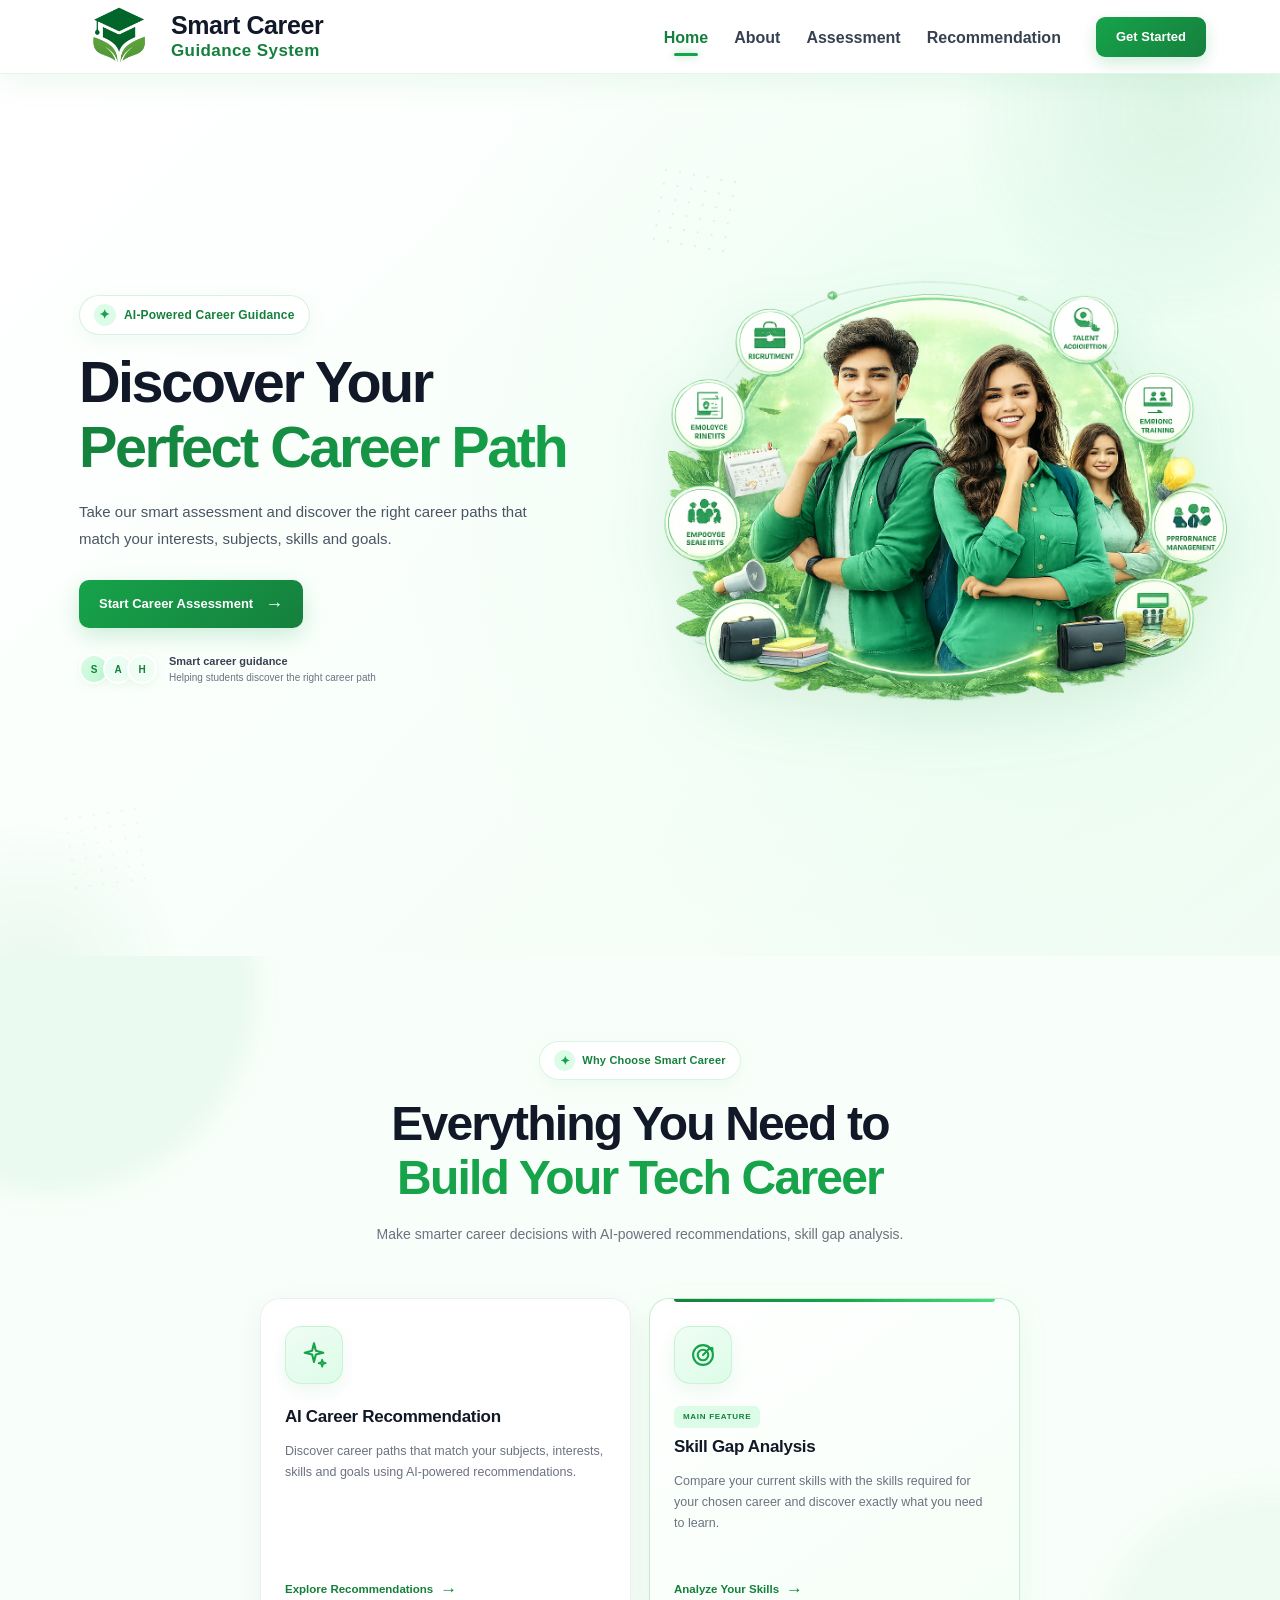
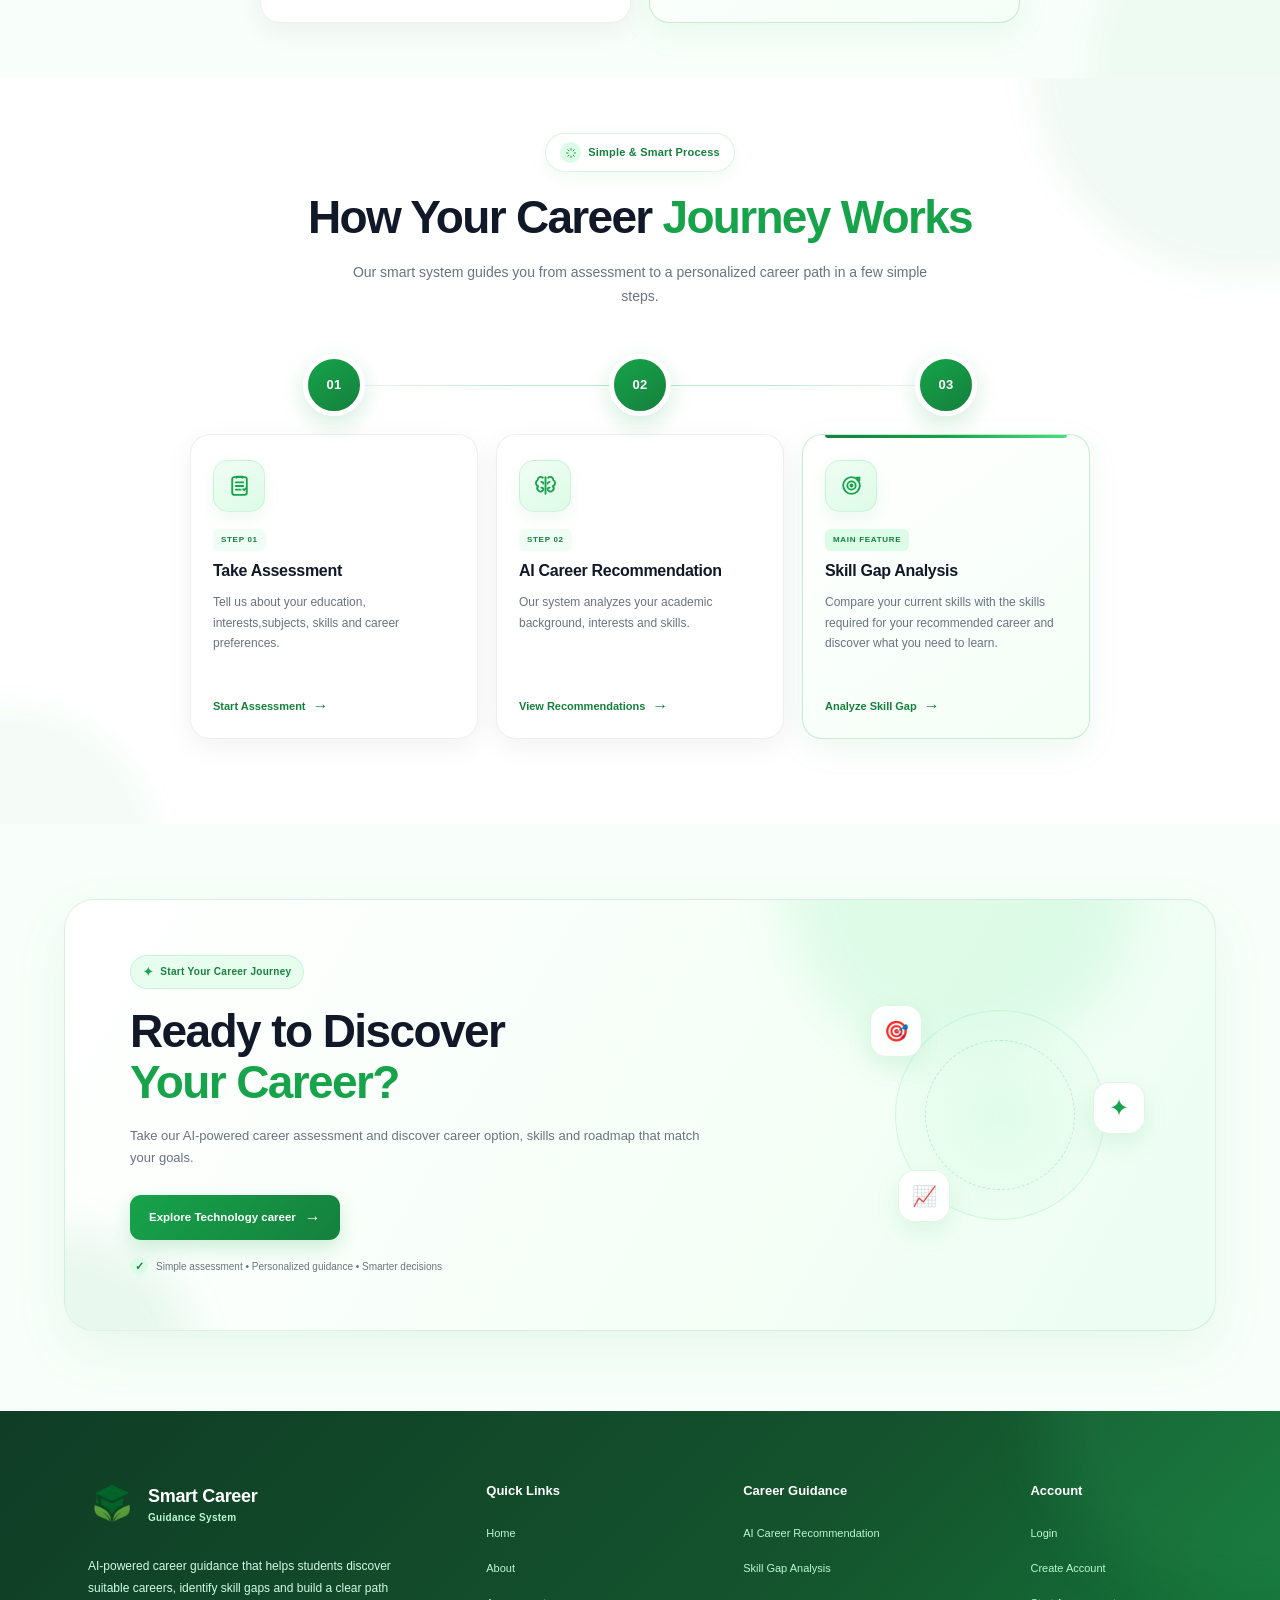
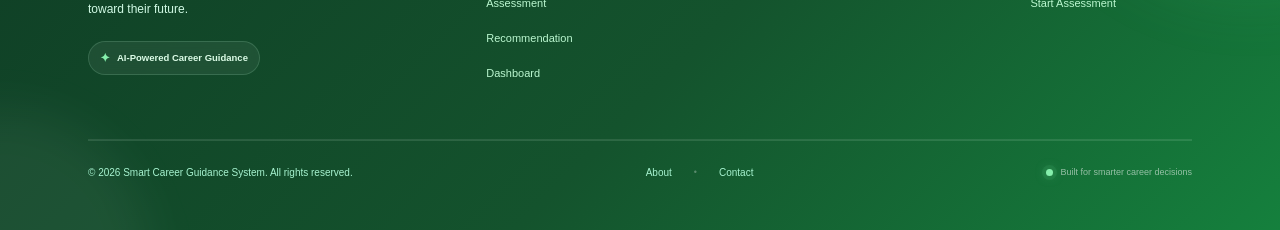
<file: index.html>
<!DOCTYPE html>
<html lang="en">

<head>

    <!-- Character Encoding -->
    <meta charset="UTF-8">

    <!-- Responsive Design -->
    <meta name="viewport" content="width=device-width, initial-scale=1.0">

    <!-- Website Title -->
    <title>Smart Career Guidance System</title>

    <!-- CSS File -->
    <link rel="stylesheet" href="css/style.css">

</head>


<body>


    <!-- =========================================
         NAVBAR
    ========================================== -->

    <header class="navbar">

        <div class="container navbar-container">


            <!-- =================================
                 LOGO / BRAND
            ================================== -->

            <a href="index.html" class="brand">

                <!-- Logo Image -->
                <img
                    src="images/logo.png"
                    alt="Smart Career Guidance System Logo"
                    class="logo-image"
                >

                <!-- Brand Text -->
                <div class="brand-text">

                    <span class="brand-title">
                        Smart Career
                    </span>

                    <span class="brand-subtitle">
                        Guidance System
                    </span>

                </div>

            </a>


            <!-- =================================
                 DESKTOP NAVIGATION
            ================================== -->

            <nav class="nav-menu" id="navMenu">

                <a href="index.html" class="nav-link active">
                    Home
                </a>

                <a href="pages/about.html" class="nav-link">
                    About
                </a>

                <a href="pages/assessment.html" class="nav-link">
                    Assessment
                </a>

                <a href="pages/recommendation.html" class="nav-link">
                    Recommendation
                </a>

               
            </nav>


            <!-- =================================
                 NAVBAR ACTION BUTTONS
            ================================== -->

         <div class="nav-actions">

    <a href="pages/login.html" class="signup-btn">
        Get Started
    </a>

</div>

            <!-- =================================
                 MOBILE MENU BUTTON
            ================================== -->

            <button
                class="menu-toggle"
                id="menuToggle"
                aria-label="Open navigation menu"
                aria-expanded="false"
            >

                <span></span>
                <span></span>
                <span></span>

            </button>


        </div>

    </header>


        <!-- =========================================
     MAIN CONTENT
========================================= -->

<main>

    <!-- =========================================
         HERO SECTION
    ========================================== -->

    <section class="hero-section">

        <!-- Decorative Background Elements -->
        <div class="hero-bg-circle hero-bg-circle-one"></div>
        <div class="hero-bg-circle hero-bg-circle-two"></div>

        <div class="hero-dots hero-dots-one"></div>
        <div class="hero-dots hero-dots-two"></div>


        <!-- Hero Container -->
        <div class="container hero-container">


            <!-- =================================
                 LEFT CONTENT
            ================================== -->

            <div class="hero-content">


                <!-- Premium Badge -->

                <div class="hero-badge">

                    <span class="badge-icon">✦</span>

                    <span>
                        AI-Powered Career Guidance
                    </span>

                </div>


                <!-- Main Heading -->

                <h1 class="hero-title">

                    Discover Your

                    <span class="hero-highlight">
                        Perfect Career Path
                    </span>

                </h1>


                <!-- Description -->

                <p class="hero-description">

       
                    Take our smart assessment and discover
                    the right career paths that match your interests,
                    subjects, skills and goals.

                </p>


                <!-- =================================
                     HERO BUTTONS
                ================================== -->

                <div class="hero-buttons">


                    <!-- Primary Button -->

                    <a
                        href="pages/assessment.html"
                        class="hero-primary-btn"
                    >

                        <span>
                            Start Career Assessment
                        </span>

                        <span class="button-arrow">
                            →
                        </span>

                    </a>


                </div>


                <!-- =================================
                     TRUST / SUPPORT LINE
                ================================== -->

                <div class="hero-trust">


                    <!-- Small Avatar Group -->

                    <div class="trust-avatars">

                        <span class="trust-avatar">
                            S
                        </span>

                        <span class="trust-avatar">
                            A
                        </span>

                        <span class="trust-avatar">
                            H
                        </span>

                    </div>


                    <!-- Trust Text -->

                    <div class="trust-text">

                        <strong>
                            Smart career guidance
                        </strong>

                        <span>
                            Helping students discover the right career path
                        </span>

                    </div>

                </div>


            </div>


            <!-- =================================
                 RIGHT HERO IMAGE
            ================================== -->

            <div class="hero-visual">


                <!-- Soft Glow Behind Image -->

                <div class="hero-image-glow"></div>


                <!-- Hero Image -->

                <div class="hero-image-wrapper">

                    <img
                        src="images/hero.png"
                        alt="Student exploring career opportunities"
                        class="hero-image"
                    >

                </div>


            </div>


        </div>

    </section>
    <!-- =========================================
     FEATURES SECTION
========================================= -->

<section class="features-section" id="features">

    <!-- =====================================
         SECTION INTRODUCTION
    ====================================== -->

    <div class="features-heading">

        <!-- Small Section Badge -->
        <span class="section-badge">
            <span class="section-badge-icon">✦</span>
            Why Choose Smart Career
        </span>


        <!-- Main Section Heading -->
        <h2>
            Everything You Need to
            <span>Build Your Tech Career</span>
        </h2>


        <!-- Section Description -->
        <p>
            Make smarter career decisions with AI-powered recommendations,
            skill gap analysis.
        </p>

    </div>



    <!-- =====================================
         FEATURES CARDS
    ====================================== -->

    <div class="features-grid">


        <!-- =================================
             FEATURE CARD 1
             AI CAREER RECOMMENDATION
        ================================== -->

        <article class="feature-card">

            <!-- Feature Icon -->
            <div class="feature-icon">

                <svg
                    viewBox="0 0 24 24"
                    fill="none"
                    xmlns="http://www.w3.org/2000/svg"
                    aria-hidden="true">

                    <!-- AI / Spark Icon -->
                    <path
                        d="M12 2L13.6 8.4L20 10L13.6 11.6L12 18L10.4 11.6L4 10L10.4 8.4L12 2Z"
                        stroke="currentColor"
                        stroke-width="1.8"
                        stroke-linejoin="round"/>

                    <path
                        d="M19 16L19.7 18.3L22 19L19.7 19.7L19 22L18.3 19.7L16 19L18.3 18.3L19 16Z"
                        stroke="currentColor"
                        stroke-width="1.5"
                        stroke-linejoin="round"/>

                </svg>

            </div>


            <!-- Feature Content -->
            <div class="feature-content">

                <h3>
                    AI Career Recommendation
                </h3>

                <p>
                    Discover career paths that match your
                    subjects, interests, skills and goals
                    using AI-powered recommendations.
                </p>

                <a
                    href="pages/recommendation.html"
                    class="feature-link">

                    Explore Recommendations

                    <span class="feature-arrow">→</span>

                </a>

            </div>

        </article>



        <!-- =================================
             FEATURE CARD 2
             MAIN FEATURE — SKILL GAP
        ================================== -->

        <article class="feature-card feature-card-highlight">

            <!-- Feature Icon -->
            <div class="feature-icon">

                <svg
                    viewBox="0 0 24 24"
                    fill="none"
                    xmlns="http://www.w3.org/2000/svg"
                    aria-hidden="true">

                    <!-- Target / Skill Gap Icon -->
                    <circle
                        cx="12"
                        cy="12"
                        r="8.5"
                        stroke="currentColor"
                        stroke-width="1.8"/>

                    <circle
                        cx="12"
                        cy="12"
                        r="4.5"
                        stroke="currentColor"
                        stroke-width="1.8"/>

                    <path
                        d="M12 12L17.5 6.5"
                        stroke="currentColor"
                        stroke-width="1.8"
                        stroke-linecap="round"/>

                    <path
                        d="M17 6H20V9"
                        stroke="currentColor"
                        stroke-width="1.8"
                        stroke-linecap="round"
                        stroke-linejoin="round"/>

                </svg>

            </div>


            <!-- Main Feature Label -->
            <span class="feature-label">
                MAIN FEATURE
            </span>


            <!-- Feature Content -->
            <div class="feature-content">

                <h3>
                    Skill Gap Analysis
                </h3>

                <p>
                    Compare your current skills with the
                    skills required for your chosen career
                    and discover exactly what you need to learn.
                </p>

                <a
                    href="pages/recommendation.html"
                    class="feature-link">

                    Analyze Your Skills

                    <span class="feature-arrow">→</span>

                </a>

            </div>

        </article>

    </div>

</section>
<!-- =========================================
     HOW IT WORKS SECTION
========================================= -->

<section class="how-it-works-section" id="how-it-works">

    <!-- Section Heading -->
    <div class="how-heading">

        <span class="section-badge how-badge">
            <span class="section-badge-icon">
                <!-- Sparkle Icon -->
                <svg viewBox="0 0 24 24" fill="none"
                    stroke="currentColor"
                    stroke-width="2"
                    stroke-linecap="round"
                    stroke-linejoin="round"
                    aria-hidden="true">
                    <path d="M12 3v3"></path>
                    <path d="M12 18v3"></path>
                    <path d="M3 12h3"></path>
                    <path d="M18 12h3"></path>
                    <path d="m5.6 5.6 2.1 2.1"></path>
                    <path d="m16.3 16.3 2.1 2.1"></path>
                    <path d="m18.4 5.6-2.1 2.1"></path>
                    <path d="m7.7 16.3-2.1 2.1"></path>
                </svg>
            </span>

            Simple & Smart Process
        </span>

        <h2>
            How Your Career
            <span>Journey Works</span>
        </h2>

        <p>
            Our smart system guides you from assessment to a
            personalized career path in a few simple steps.
        </p>

    </div>


    <!-- =====================================
         PROCESS STEPS
    ====================================== -->

    <div class="process-wrapper">

        <!-- Connecting Line -->
        <div class="process-line" aria-hidden="true"></div>


        <!-- =================================
             STEP 01 — ASSESSMENT
        ================================== -->

        <div class="process-step">

            <div class="process-number">
                01
            </div>

            <div class="process-card">

                <div class="process-icon">

                    <!-- Assessment / Clipboard Icon -->
                    <svg viewBox="0 0 24 24" fill="none"
                        stroke="currentColor"
                        stroke-width="1.8"
                        stroke-linecap="round"
                        stroke-linejoin="round"
                        aria-hidden="true">

                        <rect x="5" y="4" width="14" height="17"
                            rx="2"></rect>

                        <path d="M9 4.5V3.5h6v1"></path>

                        <path d="M8.5 9h7"></path>
                        <path d="M8.5 12.5h7"></path>
                        <path d="M8.5 16h4.5"></path>

                        <path d="m15.5 15.5 1 1 2-2"></path>

                    </svg>

                </div>

                <span class="process-label">
                    STEP 01
                </span>

                <h3>
                    Take Assessment
                </h3>

                <p>
                    Tell us about your education,
                    interests,subjects, skills and career preferences.
                </p>

                <a href="pages/assessment.html" class="process-link">
                    Start Assessment
                    <span aria-hidden="true">→</span>
                </a>

            </div>

        </div>


        <!-- =================================
             STEP 02 — AI RECOMMENDATION
        ================================== -->

        <div class="process-step">

            <div class="process-number">
                02
            </div>

            <div class="process-card">

                <div class="process-icon">

                    <!-- AI / Brain Icon -->
                    <svg viewBox="0 0 24 24" fill="none"
                        stroke="currentColor"
                        stroke-width="1.8"
                        stroke-linecap="round"
                        stroke-linejoin="round"
                        aria-hidden="true">

                        <path d="M9.5 4.5a3 3 0 0 0-5 2.2
                                 3.2 3.2 0 0 0 .5 5.9
                                 3 3 0 0 0 4.5 4.1"></path>

                        <path d="M14.5 4.5a3 3 0 0 1 5 2.2
                                 3.2 3.2 0 0 1-.5 5.9
                                 3 3 0 0 1-4.5 4.1"></path>

                        <path d="M12 4v16"></path>

                        <path d="M8 8.5c1.2 0 2 .7 2 1.7"></path>

                        <path d="M16 8.5c-1.2 0-2 .7-2 1.7"></path>

                        <path d="M8 14c1.2 0 2 .7 2 1.7"></path>

                        <path d="M16 14c-1.2 0-2 .7-2 1.7"></path>

                    </svg>

                </div>

                <span class="process-label">
                    STEP 02
                </span>

                <h3>
                    AI Career Recommendation
                </h3>

                <p>
                    Our system analyzes your academic background, interests and skills.
                    
                </p>

                <a href="pages/recommendation.html" class="process-link">
                    View Recommendations
                    <span aria-hidden="true">→</span>
                </a>

            </div>

        </div>


        <!-- =================================
             STEP 03 — SKILL GAP ANALYSIS
        ================================== -->

        <div class="process-step process-step-main">

            <div class="process-number">
                03
            </div>

            <div class="process-card process-card-main">

                <div class="process-icon">

                    <!-- Skill Gap / Target Icon -->
                    <svg viewBox="0 0 24 24" fill="none"
                        stroke="currentColor"
                        stroke-width="1.8"
                        stroke-linecap="round"
                        stroke-linejoin="round"
                        aria-hidden="true">

                        <circle cx="12" cy="12" r="8"></circle>

                        <circle cx="12" cy="12" r="4"></circle>

                        <circle cx="12" cy="12" r="1"></circle>

                        <path d="m17.5 6.5 2-2"></path>

                        <path d="M19.5 4.5h-2.5"></path>

                        <path d="M19.5 4.5V7"></path>

                    </svg>

                </div>

                <span class="process-label process-label-main">
                    MAIN FEATURE
                </span>

                <h3>
                    Skill Gap Analysis
                </h3>

                <p>
                    Compare your current skills with the skills
                    required for your recommended career and
                    discover what you need to learn.
                </p>

                <a href="pages/recommendation.html" class="process-link">
                    Analyze Skill Gap
                    <span aria-hidden="true">→</span>
                </a>

            </div>

        </div>
       
</section>
<!-- =========================================
     CTA SECTION
========================================= -->

<section class="cta-section" id="cta">

    <div class="container cta-container">

        <!-- CTA Content -->
        <div class="cta-content">

            <!-- Small Badge -->
            <span class="cta-badge">
                <span class="cta-badge-icon">✦</span>
                Start Your Career Journey
            </span>


            <!-- Main Heading -->
            <h2 class="cta-title">

                Ready to Discover
                <span>Your Career?</span>

            </h2>


            <!-- Description -->
            <p class="cta-description">

                Take our AI-powered career assessment and
                discover career option, skills and roadmap
                that match your goals.

            </p>


            <!-- CTA Buttons -->
            <div class="cta-buttons">

                <!-- Primary CTA -->
                <a
                    href="pages/assessment.html"
                    class="cta-primary-btn"
                >

                    <span>
                        Explore Technology career
                    </span>

                    <span class="cta-arrow">
                        →
                    </span>

                </a>


            </div>


            <!-- Small Supporting Text -->
            <div class="cta-support">

                <span class="cta-check">✓</span>

                <span>
                    Simple assessment • Personalized guidance • Smarter decisions
                </span>

            </div>

        </div>


        <!-- Decorative Visual Area -->
        <div class="cta-visual" aria-hidden="true">

            <!-- Decorative Green Circle -->
            <div class="cta-circle cta-circle-one"></div>

            <!-- Decorative Green Circle -->
            <div class="cta-circle cta-circle-two"></div>


            <!-- Career Icon -->
            <div class="cta-floating-icon cta-icon-one">
                🎯
            </div>


            <!-- Skills Icon -->
            <div class="cta-floating-icon cta-icon-two">
                ✦
            </div>


            <!-- Career Growth Icon -->
            <div class="cta-floating-icon cta-icon-three">
                📈
            </div>

        </div>

    </div>

</section>
<!-- =========================================
     FOOTER
========================================= -->

<footer class="footer-section">

    <div class="container footer-container">

        <!-- =====================================
             FOOTER TOP
        ====================================== -->

        <div class="footer-top">


            <!-- =================================
                 BRAND COLUMN
            ================================== -->

            <div class="footer-brand">

                <a href="index.html" class="footer-logo">

                    <img
                        src="images/logo.png"
                        alt="Smart Career Guidance System Logo"
                        class="footer-logo-image"
                    >

                    <div class="footer-brand-text">

                        <span class="footer-brand-title">
                            Smart Career
                        </span>

                        <span class="footer-brand-subtitle">
                            Guidance System
                        </span>

                    </div>

                </a>


                <p class="footer-description">

                    AI-powered career guidance that helps students
                    discover suitable careers, identify skill gaps
                    and build a clear path toward their future.

                </p>


                <!-- Small AI Badge -->

                <div class="footer-ai-badge">

                    <span class="footer-ai-icon">
                        ✦
                    </span>

                    AI-Powered Career Guidance

                </div>

            </div>



            <!-- =================================
                 QUICK LINKS
            ================================== -->

            <div class="footer-column">

                <h3>
                    Quick Links
                </h3>

                <ul>

                    <li>
                        <a href="index.html">
                            Home
                        </a>
                    </li>

                    <li>
                        <a href="pages/about.html">
                            About
                        </a>
                    </li>

                    <li>
                        <a href="pages/assessment.html">
                            Assessment
                        </a>
                    </li>

                    <li>
                        <a href="pages/recommendation.html">
                            Recommendation
                        </a>
                    </li>

                    <li>
                        <a href="pages/dashboard.html">
                            Dashboard
                        </a>
                    </li>

                </ul>

            </div>



            <!-- =================================
                 CAREER FEATURES
            ================================== -->

            <div class="footer-column">

                <h3>
                    Career Guidance
                </h3>

                <ul>

                    <li>
                        <a href="pages/recommendation.html">
                            AI Career Recommendation
                        </a>
                    </li>

                    <li>
                        <a href="pages/recommendation.html">
                            Skill Gap Analysis
                        </a>
                    </li>

                

                </ul>

            </div>

            <!-- =================================
                 ACCOUNT
            ================================== -->

            <div class="footer-column">

                <h3>
                    Account
                </h3>

                <ul>

                    <li>
                        <a href="pages/login.html">
                            Login
                        </a>
                    </li>

                    <li>
                        <a href="pages/signup.html">
                            Create Account
                        </a>
                    </li>

                    <li>
                        <a href="pages/assessment.html">
                            Start Assessment
                        </a>
                    </li>

                </ul>

            </div>

        </div>



        <!-- =====================================
             FOOTER DIVIDER
        ====================================== -->

        <div class="footer-divider"></div>



        <!-- =====================================
             FOOTER BOTTOM
        ====================================== -->

        <div class="footer-bottom">


            <!-- Copyright -->

            <p class="footer-copyright">

                © 2026 Smart Career Guidance System.
                All rights reserved.

            </p>


            <!-- Footer Bottom Links -->

            <div class="footer-bottom-links">

                <a href="pages/about.html">
                    About
                </a>

                <span>
                    •
                </span>

                <a href="pages/contact.html">
                    Contact
                </a>

            </div>


            <!-- Social / Project Badge -->

            <div class="footer-status">

                <span class="status-dot"></span>

                <span>
                    Built for smarter career decisions
                </span>

            </div>

        </div>

    </div>

</footer>


</main>

    


    <!-- =========================================
         JAVASCRIPT
    ========================================== -->

    <script src="js/script.js"></script>

</body>

</html>
</file>
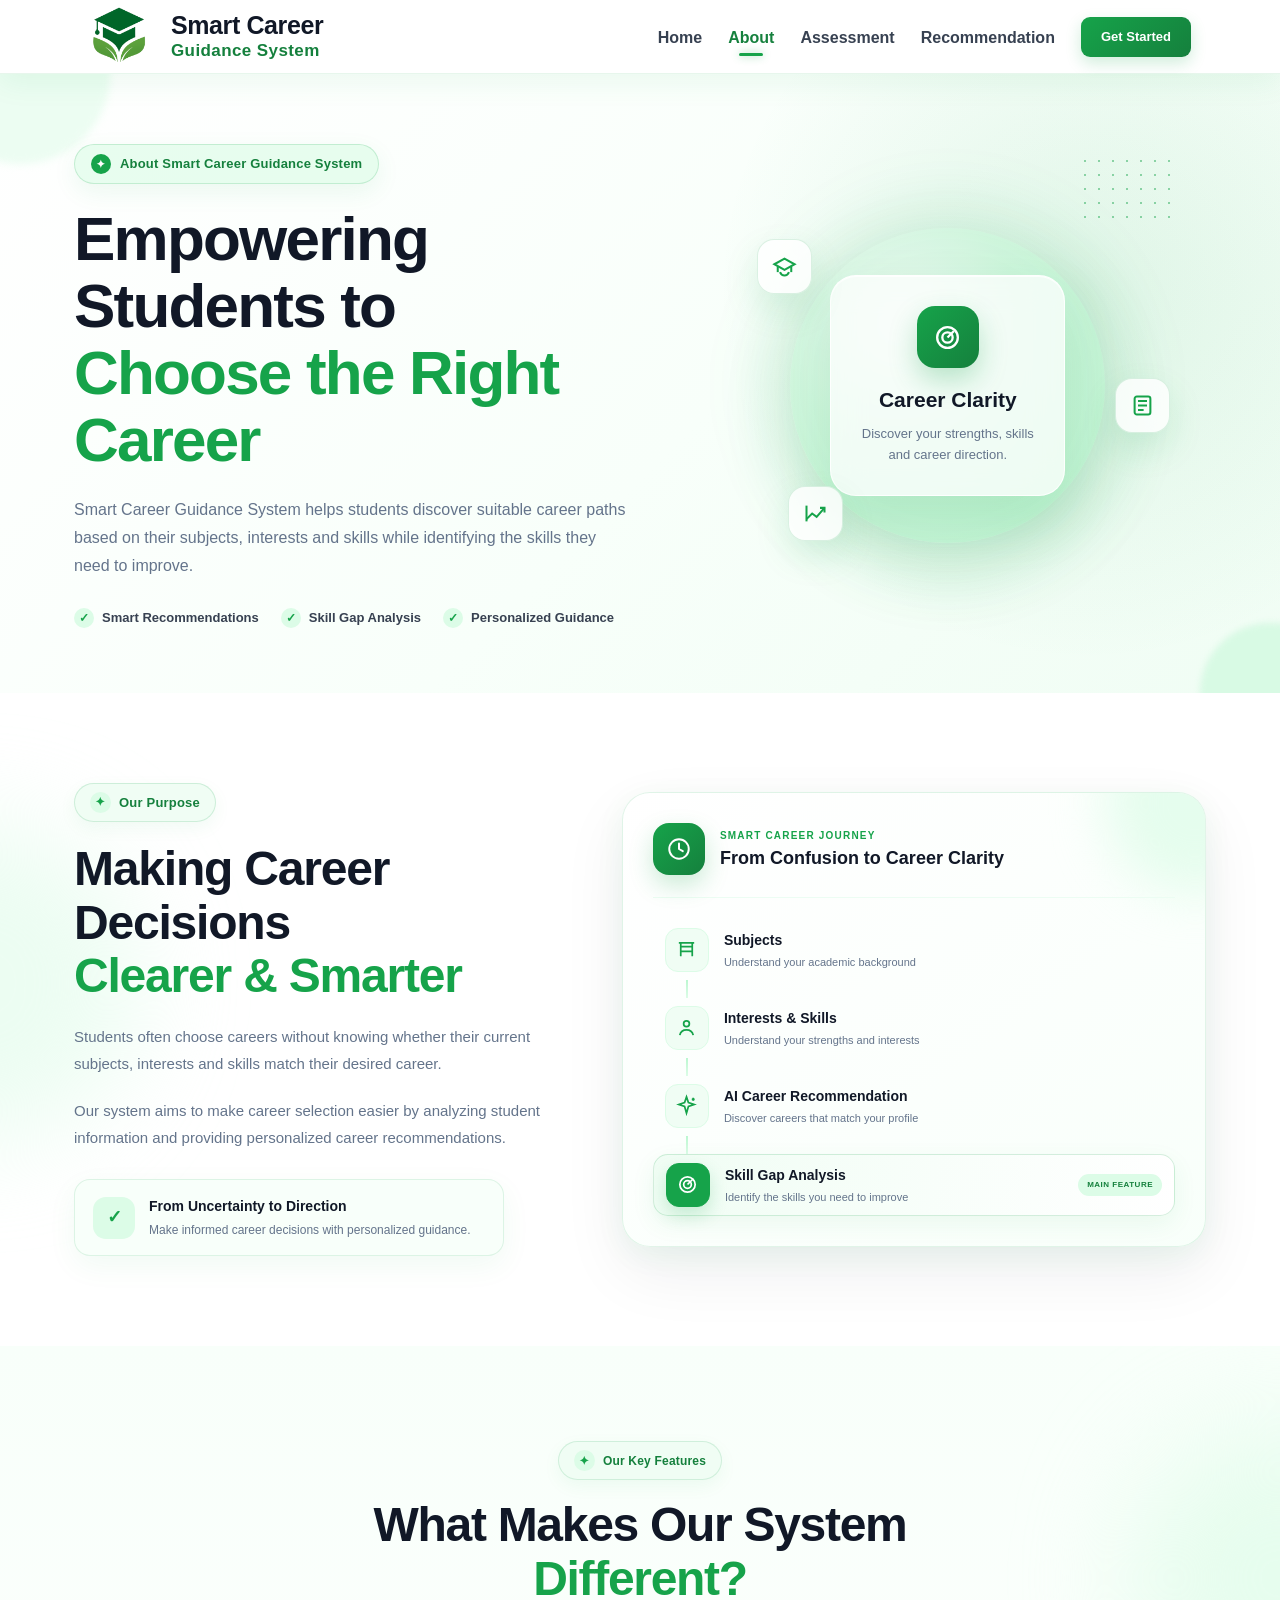
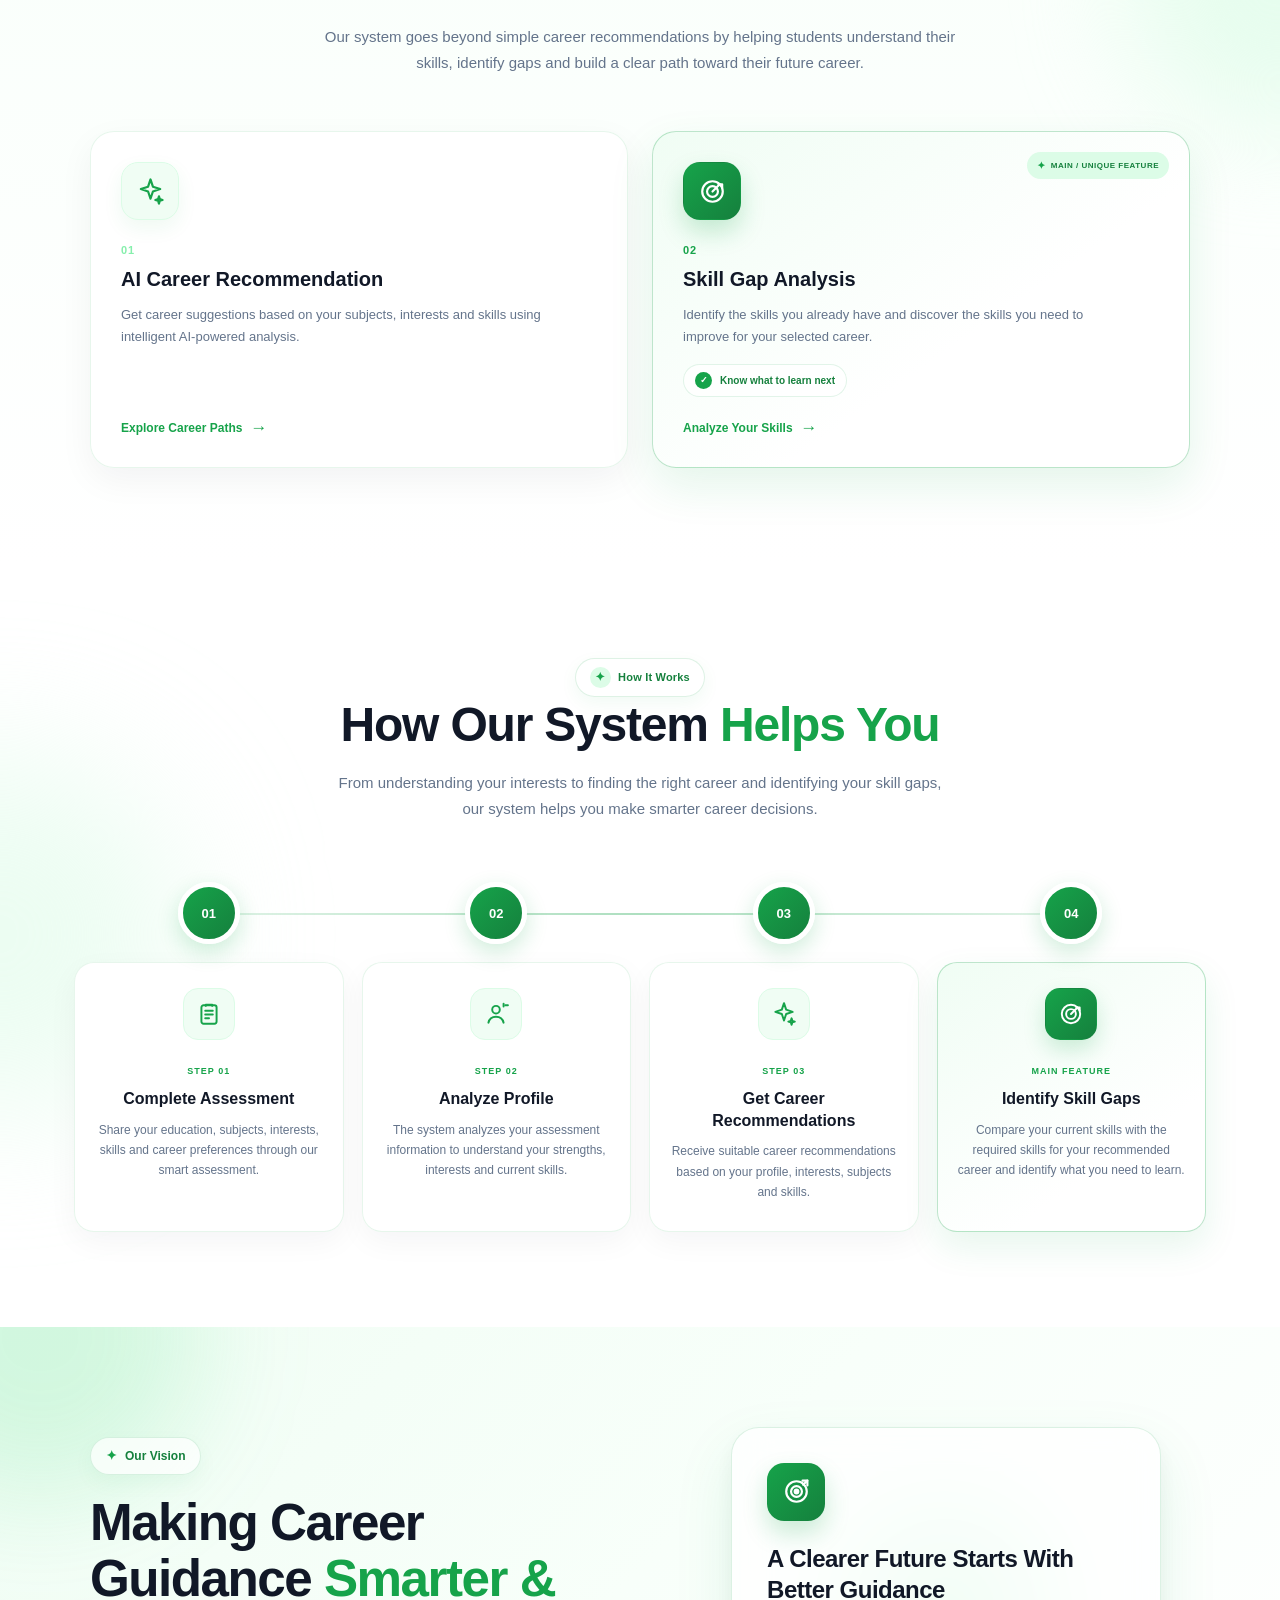
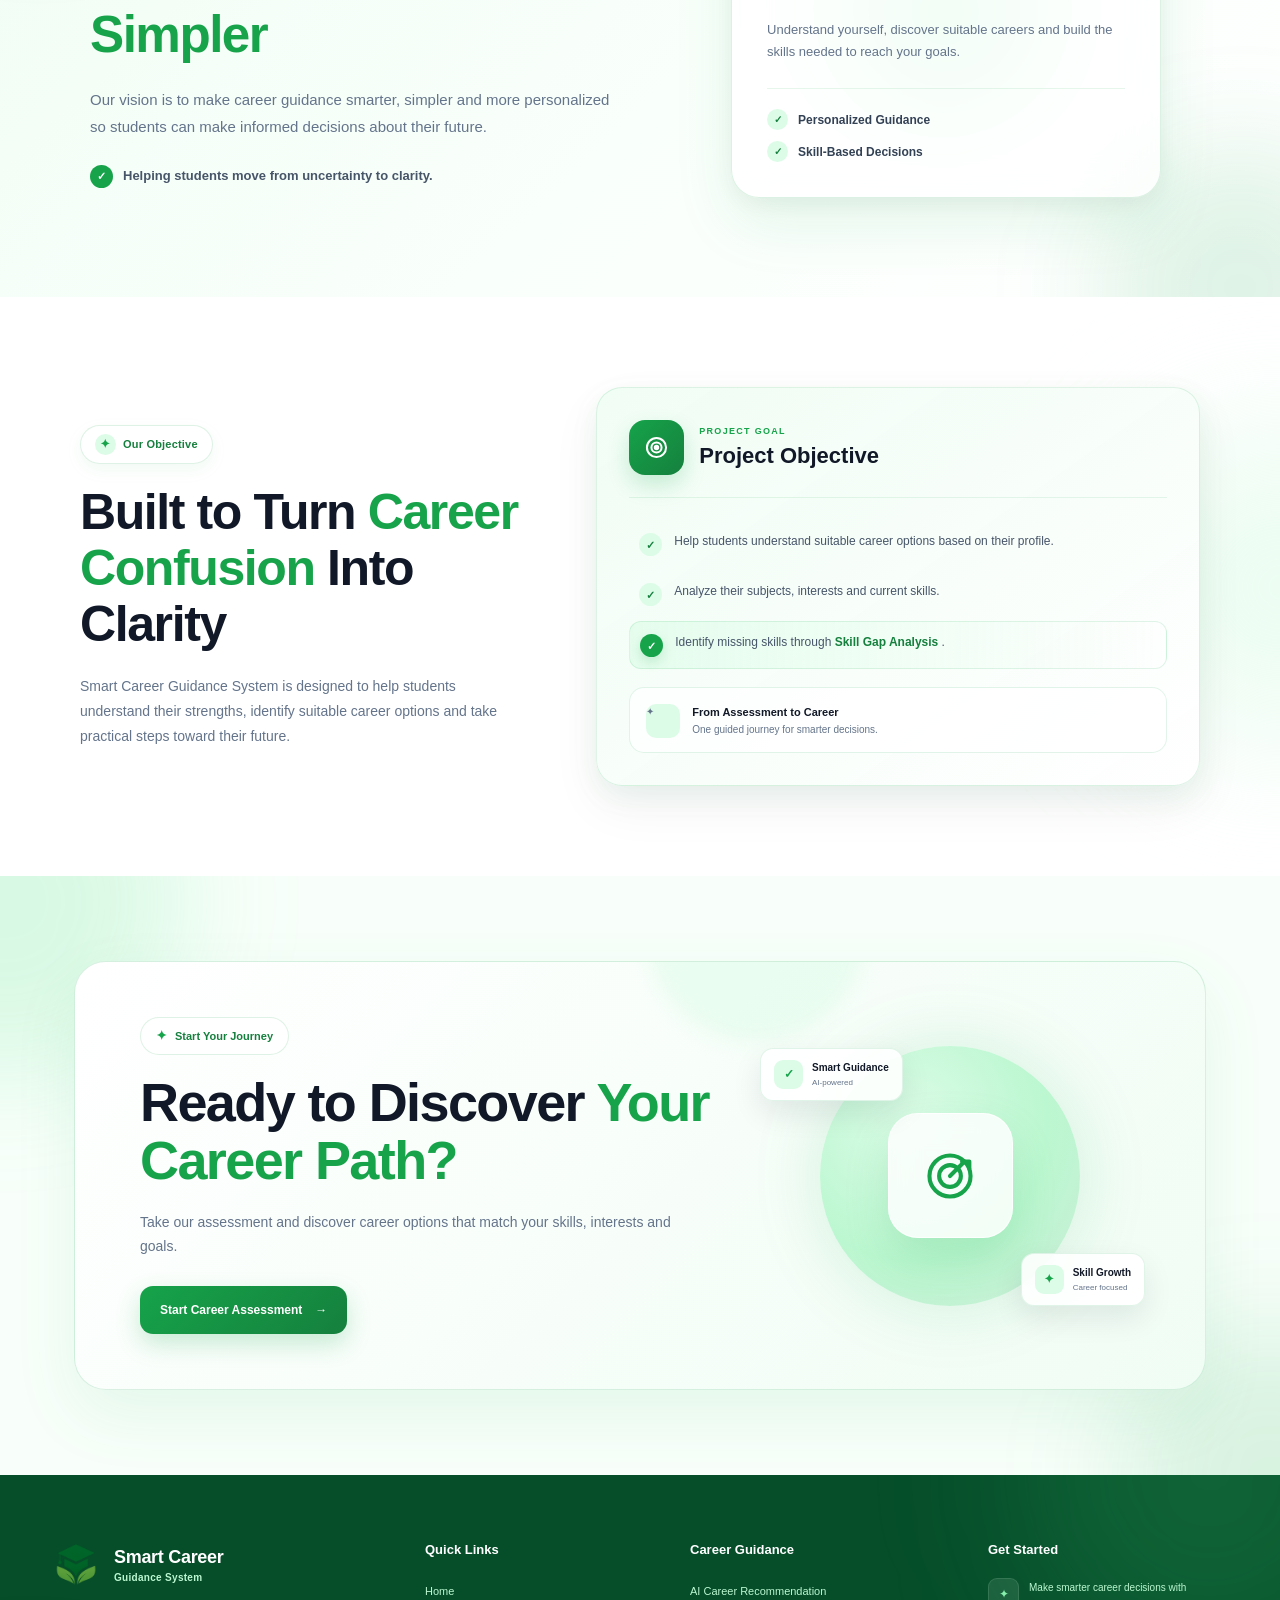
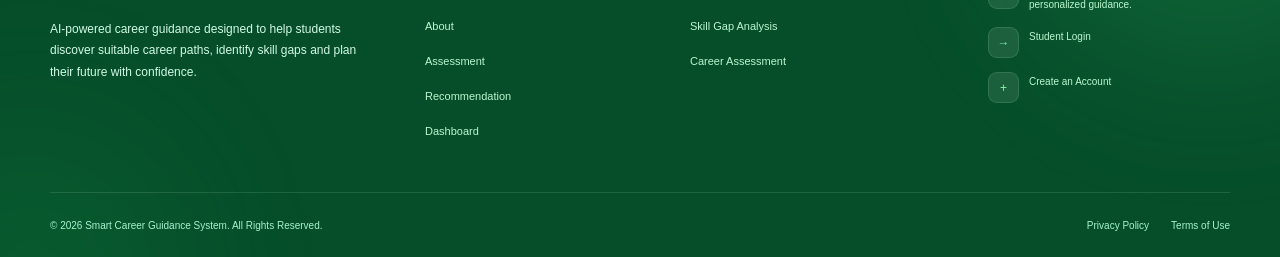
<file: pages/about.html>
<!DOCTYPE html>
<html lang="en">

<head>

    <!-- Character Encoding -->
    <meta charset="UTF-8">

    <!-- Responsive Design -->
    <meta name="viewport" content="width=device-width, initial-scale=1.0">

    <!-- Website Title -->
    <title>Smart Career Guidance System</title>

    <!-- CSS File -->
    <link rel="stylesheet" href="/css/style.css">

</head>


<body>


    <!-- =========================================
         NAVBAR
    ========================================== -->

    <header class="navbar">

        <div class="container navbar-container">


            <!-- =================================
                 LOGO / BRAND
            ================================== -->

            <a href="index.html" class="brand">

                <!-- Logo Image -->
                <img
                    src="/images/logo.png"
                    alt="Smart Career Guidance System Logo"
                    class="logo-image"
                >

                <!-- Brand Text -->
                <div class="brand-text">

                    <span class="brand-title">
                        Smart Career
                    </span>

                    <span class="brand-subtitle">
                        Guidance System
                    </span>

                </div>

            </a>


            <!-- =================================
                 DESKTOP NAVIGATION
            ================================== -->

            <nav class="nav-menu" id="navMenu">

                <a href="/index.html" class="nav-link ">
                    Home
                </a>
                <a href="about.html" class="nav-link active">
                    About
                </a>

                <a href="assessment.html" class="nav-link">
                    Assessment
                </a>
                <a href="recommendation.html" class="nav-link">
                    Recommendation
                </a>

            <!-- =================================
                 NAVBAR ACTION BUTTONS
            ================================== -->

            <div class="nav-actions">

    <a href="login.html" class="signup-btn">
        Get Started
    </a>

</div>

            <!-- =================================
                 MOBILE MENU BUTTON
            ================================== -->

            <button
                class="menu-toggle"
                id="menuToggle"
                aria-label="Open navigation menu"
                aria-expanded="false"
            >

                <span></span>
                <span></span>
                <span></span>

            </button>


        </div>

    </header>
<!-- =========================================
     ABOUT HERO SECTION
========================================= -->

<section class="about-hero">

    <!-- =====================================
         HERO BACKGROUND DECORATIONS
    ====================================== -->

    <div class="about-hero-circle about-circle-one"></div>

    <div class="about-hero-circle about-circle-two"></div>

    <div class="about-hero-dots"></div>


    <!-- =====================================
         HERO CONTAINER
    ====================================== -->

    <div class="container about-hero-container">


        <!-- =================================
             LEFT SIDE — CONTENT
        ================================== -->

        <div class="about-hero-content">


            <!-- Premium Badge -->

            <div class="about-badge">

                <span class="about-badge-icon">
                    ✦
                </span>

                <span>
                    About Smart Career Guidance System
                </span>

            </div>


            <!-- Main Heading -->

            <h1 class="about-hero-title">

                Empowering Students to

                <span>
                    Choose the Right Career
                </span>

            </h1>


            <!-- Description -->

            <p class="about-hero-description">

                Smart Career Guidance System helps students
                discover suitable career paths based on their
                subjects, interests and skills while identifying
                the skills they need to improve.

            </p>


            <!-- Small Highlights -->

            <div class="about-hero-highlights">


                <!-- Highlight 1 -->

                <div class="about-highlight-item">

                    <span class="about-highlight-icon">
                        ✓
                    </span>

                    <span>
                        Smart Recommendations
                    </span>

                </div>


                <!-- Highlight 2 -->

                <div class="about-highlight-item">

                    <span class="about-highlight-icon">
                        ✓
                    </span>

                    <span>
                        Skill Gap Analysis
                    </span>

                </div>


                <!-- Highlight 3 -->

                <div class="about-highlight-item">

                    <span class="about-highlight-icon">
                        ✓
                    </span>

                    <span>
                        Personalized Guidance
                    </span>

                </div>


            </div>

        </div>



        <!-- =================================
             RIGHT SIDE — VISUAL
        ================================== -->

        <div class="about-hero-visual">


            <!-- Main Green Glow Circle -->

            <div class="about-visual-circle"></div>


            <!-- Floating Icon — Education -->

            <div class="about-floating-icon about-icon-one">

                <svg
                    viewBox="0 0 24 24"
                    fill="none"
                    stroke="currentColor"
                    stroke-width="1.8"
                    aria-hidden="true"
                >

                    <path
                        d="M3 10L12 5L21 10L12 15L3 10Z">
                    </path>

                    <path
                        d="M6 12V17">
                    </path>

                    <path
                        d="M18 12V17">
                    </path>

                    <path
                        d="M8 17C8.8 19 10.2 20 12 20C13.8 20 15.2 19 16 17">
                    </path>

                </svg>

            </div>


            <!-- Floating Icon — Assessment -->

            <div class="about-floating-icon about-icon-two">

                <svg
                    viewBox="0 0 24 24"
                    fill="none"
                    stroke="currentColor"
                    stroke-width="1.8"
                    aria-hidden="true"
                >

                    <rect
                        x="5"
                        y="4"
                        width="14"
                        height="16"
                        rx="2">
                    </rect>

                    <path d="M8 8H16"></path>

                    <path d="M8 12H16"></path>

                    <path d="M8 16H13"></path>

                </svg>

            </div>


            <!-- Floating Icon — Career Growth -->

            <div class="about-floating-icon about-icon-three">

                <svg
                    viewBox="0 0 24 24"
                    fill="none"
                    stroke="currentColor"
                    stroke-width="1.8"
                    aria-hidden="true"
                >

                    <path d="M4 19V5"></path>

                    <path
                        d="M4 17L9 12L13 15L20 7">
                    </path>

                    <path
                        d="M16 7H20V11">
                    </path>

                </svg>

            </div>


            <!-- =================================
                 CENTRAL GLASSMORPHISM CARD
            ================================== -->

            <div class="about-visual-card">


                <!-- Icon -->

                <div class="visual-card-icon">

                    <svg
                        viewBox="0 0 24 24"
                        fill="none"
                        stroke="currentColor"
                        stroke-width="1.8"
                        aria-hidden="true"
                    >

                        <circle
                            cx="12"
                            cy="12"
                            r="8">
                        </circle>

                        <circle
                            cx="12"
                            cy="12"
                            r="4">
                        </circle>

                        <path
                            d="M12 12L17 7">
                        </path>

                    </svg>

                </div>


                <!-- Card Text -->

                <h3>
                    Career Clarity
                </h3>

                <p>
                    Discover your strengths,
                    skills and career direction.
                </p>


            </div>


        </div>

    </div>

</section>
<!-- =========================================
     SECTION 2 — OUR PURPOSE
========================================= -->

<section class="purpose-section">

    <div class="container purpose-container">


        <!-- =====================================
             LEFT SIDE — PURPOSE CONTENT
        ====================================== -->

        <div class="purpose-content">


            <!-- Section Badge -->

            <span class="section-badge purpose-badge">

                <span class="section-badge-icon">
                    ✦
                </span>

                Our Purpose

            </span>


            <!-- Heading -->

            <h2 class="purpose-title">

                Making Career Decisions
                <span>Clearer & Smarter</span>

            </h2>


            <!-- Description -->

            <p class="purpose-description">

                Students often choose careers without knowing
                whether their current subjects, interests and
                skills match their desired career.

            </p>


            <p class="purpose-description">

                Our system aims to make career selection easier
                by analyzing student information and providing
                personalized career recommendations.

            </p>


            <!-- Small Highlight -->

            <div class="purpose-highlight">

                <div class="purpose-highlight-icon">

                    ✓

                </div>

                <div>

                    <strong>
                        From Uncertainty to Direction
                    </strong>

                    <span>
                        Make informed career decisions with
                        personalized guidance.
                    </span>

                </div>

            </div>

        </div>



        <!-- =====================================
             RIGHT SIDE — CAREER FLOW CARD
        ====================================== -->

        <div class="purpose-flow-card">


            <!-- Card Header -->

            <div class="purpose-card-header">

                <div class="purpose-card-icon">

                    <svg
                        viewBox="0 0 24 24"
                        fill="none"
                        stroke="currentColor"
                        stroke-width="1.8"
                        stroke-linecap="round"
                        stroke-linejoin="round"
                        aria-hidden="true"
                    >

                        <circle
                            cx="12"
                            cy="12"
                            r="9">
                        </circle>

                        <path
                            d="M12 7V12L15.5 14">
                        </path>

                    </svg>

                </div>


                <div>

                    <span>
                        SMART CAREER JOURNEY
                    </span>

                    <h3>
                        From Confusion to Career Clarity
                    </h3>

                </div>

            </div>



            <!-- =================================
                 CAREER FLOW
            ================================== -->

            <div class="purpose-flow">


                <!-- STEP 1 -->

                <div class="purpose-flow-item">

                    <div class="purpose-flow-icon">

                        <svg
                            viewBox="0 0 24 24"
                            fill="none"
                            stroke="currentColor"
                            stroke-width="1.8"
                            aria-hidden="true"
                        >

                            <path d="M4 5H20"></path>

                            <path d="M6 5V19"></path>

                            <path d="M18 5V19"></path>

                            <path d="M6 9H18"></path>

                            <path d="M6 14H18"></path>

                        </svg>

                    </div>

                    <div class="purpose-flow-text">

                        <strong>
                            Subjects
                        </strong>

                        <span>
                            Understand your academic background
                        </span>

                    </div>

                </div>


                <!-- CONNECTOR -->

                <div class="purpose-connector"></div>



                <!-- STEP 2 -->

                <div class="purpose-flow-item">

                    <div class="purpose-flow-icon">

                        <svg
                            viewBox="0 0 24 24"
                            fill="none"
                            stroke="currentColor"
                            stroke-width="1.8"
                            aria-hidden="true"
                        >

                            <circle
                                cx="12"
                                cy="8"
                                r="3">
                            </circle>

                            <path
                                d="M5 20C5.8 16.5 8.1 14.5 12 14.5C15.9 14.5 18.2 16.5 19 20">
                            </path>

                        </svg>

                    </div>

                    <div class="purpose-flow-text">

                        <strong>
                            Interests & Skills
                        </strong>

                        <span>
                            Understand your strengths and interests
                        </span>

                    </div>

                </div>


                <!-- CONNECTOR -->

                <div class="purpose-connector"></div>



                <!-- STEP 3 -->

                <div class="purpose-flow-item">

                    <div class="purpose-flow-icon">

                        <svg
                            viewBox="0 0 24 24"
                            fill="none"
                            stroke="currentColor"
                            stroke-width="1.8"
                            aria-hidden="true"
                        >

                            <path
                                d="M12 3L14 9L20 11L14 13L12 20L10 13L4 11L10 9L12 3Z">
                            </path>

                            <path
                                d="M19 4V7">
                            </path>

                            <path
                                d="M17.5 5.5H20.5">
                            </path>

                        </svg>

                    </div>

                    <div class="purpose-flow-text">

                        <strong>
                            AI Career Recommendation
                        </strong>

                        <span>
                            Discover careers that match your profile
                        </span>

                    </div>

                </div>


                <!-- CONNECTOR -->

                <div class="purpose-connector"></div>



                <!-- STEP 4 — MAIN FEATURE -->

                <div class="purpose-flow-item purpose-flow-main">

                    <div class="purpose-flow-icon">

                        <svg
                            viewBox="0 0 24 24"
                            fill="none"
                            stroke="currentColor"
                            stroke-width="1.8"
                            aria-hidden="true"
                        >

                            <circle
                                cx="12"
                                cy="12"
                                r="8">
                            </circle>

                            <circle
                                cx="12"
                                cy="12"
                                r="4">
                            </circle>

                            <path
                                d="M12 12L18 6">
                            </path>

                        </svg>

                    </div>

                    <div class="purpose-flow-text">

                        <strong>
                            Skill Gap Analysis
                        </strong>

                        <span>
                            Identify the skills you need to improve
                        </span>

                    </div>

                    <span class="purpose-main-label">
                        MAIN FEATURE
                    </span>

                </div>


        </div>

    </div>

</section>
<!-- =========================================
     SECTION 3 — WHAT MAKES US DIFFERENT
========================================= -->

<section class="difference-section">

    <!-- =====================================
         SECTION HEADING
    ====================================== -->

    <div class="container">

        <div class="difference-heading">

            <!-- Badge -->

            <span class="section-badge difference-badge">

                <span class="section-badge-icon">
                    ✦
                </span>

                Our Key Features

            </span>


            <!-- Main Heading -->

            <h2>

                What Makes Our System

                <span>
                    Different?
                </span>

            </h2>


            <!-- Description -->

            <p>

                Our system goes beyond simple career recommendations
                by helping students understand their skills, identify
                gaps and build a clear path toward their future career.

            </p>

        </div>


        <!-- =====================================
             FEATURE CARDS
        ====================================== -->

        <div class="difference-grid">


            <!-- =================================
                 CARD 1 — AI RECOMMENDATION
            ================================== -->

            <article class="difference-card">


                <!-- Icon -->

                <div class="difference-icon">

                    <svg
                        viewBox="0 0 24 24"
                        fill="none"
                        stroke="currentColor"
                        stroke-width="1.8"
                        stroke-linecap="round"
                        stroke-linejoin="round"
                        aria-hidden="true"
                    >

                        <path
                            d="M12 2L14 8L20 10L14 12L12 18L10 12L4 10L10 8L12 2Z">
                        </path>

                        <path
                            d="M19 16L19.7 18.3L22 19L19.7 19.7L19 22L18.3 19.7L16 19L18.3 18.3L19 16Z">
                        </path>

                    </svg>

                </div>


                <!-- Card Content -->

                <div class="difference-card-content">

                    <span class="difference-number">
                        01
                    </span>

                    <h3>
                        AI Career Recommendation
                    </h3>

                    <p>
                        Get career suggestions based on your
                        subjects, interests and skills using
                        intelligent AI-powered analysis.
                    </p>

                </div>


                <!-- Bottom Link -->

                <div class="difference-card-link">

                    Explore Career Paths

                    <span>
                        →
                    </span>

                </div>

            </article>



            <!-- =================================
                 CARD 2 — SKILL GAP ANALYSIS
                 MAIN / UNIQUE FEATURE
            ================================== -->

            <article class="difference-card difference-card-main">


                <!-- Main Feature Label -->

                <div class="difference-main-label">

                    <span>
                        ✦
                    </span>

                    MAIN / UNIQUE FEATURE

                </div>


                <!-- Icon -->

                <div class="difference-icon difference-main-icon">

                    <svg
                        viewBox="0 0 24 24"
                        fill="none"
                        stroke="currentColor"
                        stroke-width="1.8"
                        stroke-linecap="round"
                        stroke-linejoin="round"
                        aria-hidden="true"
                    >

                        <circle
                            cx="12"
                            cy="12"
                            r="8.5">
                        </circle>

                        <circle
                            cx="12"
                            cy="12"
                            r="4.5">
                        </circle>

                        <path
                            d="M12 12L18 6">
                        </path>

                        <path
                            d="M17 6H20V9">
                        </path>

                    </svg>

                </div>


                <!-- Card Content -->

                <div class="difference-card-content">

                    <span class="difference-number">
                        02
                    </span>

                    <h3>
                        Skill Gap Analysis
                    </h3>

                    <p>
                        Identify the skills you already have and
                        discover the skills you need to improve
                        for your selected career.
                    </p>

                </div>


                <!-- Skill Gap Highlight -->

                <div class="skill-gap-mini">

                    <span class="skill-gap-check">
                        ✓
                    </span>

                    <span>
                        Know what to learn next
                    </span>

                </div>


                <!-- Bottom Link -->

                <div class="difference-card-link">

                    Analyze Your Skills

                    <span>
                        →
                    </span>

                </div>

            </article>



            
        </div>

    </div>

</section>
<!-- =========================================
     SECTION 4 — HOW OUR SYSTEM HELPS
========================================= -->

<section class="about-process-section">

    <div class="container">

        <!-- =====================================
             SECTION HEADING
        ====================================== -->

        <div class="about-process-heading">

            <span class="section-badge">

                <span class="section-badge-icon">
                    ✦
                </span>

                How It Works

            </span>


            <h2>

                How Our System

                <span>
                    Helps You
                </span>

            </h2>


            <p>
                From understanding your interests to finding the right career and identifying
                 your skill gaps, our system helps you make smarter career decisions.

            </p>

        </div>


        <!-- =====================================
             PROCESS STEPS
        ====================================== -->

        <div class="about-process-wrapper">


            <!-- Connecting Line -->

            <div
                class="about-process-line"
                aria-hidden="true">
            </div>


            <!-- =================================
                 STEP 01
            ================================== -->

            <article class="about-process-step">

                <div class="about-process-number">
                    01
                </div>


                <div class="about-process-card">

                    <div class="about-process-icon">

                        <!-- Assessment Icon -->

                        <svg
                            viewBox="0 0 24 24"
                            fill="none"
                            stroke="currentColor"
                            stroke-width="1.8"
                            stroke-linecap="round"
                            stroke-linejoin="round"
                            aria-hidden="true"
                        >

                            <rect
                                x="5"
                                y="4"
                                width="14"
                                height="17"
                                rx="2">
                            </rect>

                            <path d="M9 4.5V3.5H15V4.5">
                            </path>

                            <path d="M8.5 9H15.5">
                            </path>

                            <path d="M8.5 12.5H15.5">
                            </path>

                            <path d="M8.5 16H12">
                            </path>

                        </svg>

                    </div>


                    <span class="about-process-label">
                        STEP 01
                    </span>


                    <h3>
                        Complete Assessment
                    </h3>


                    <p>
                        Share your education, subjects,
                        interests, skills and career preferences
                        through our smart assessment.
                    </p>

                </div>

            </article>



            <!-- =================================
                 STEP 02
            ================================== -->

            <article class="about-process-step">

                <div class="about-process-number">
                    02
                </div>


                <div class="about-process-card">

                    <div class="about-process-icon">

                        <!-- Profile Analysis Icon -->

                        <svg
                            viewBox="0 0 24 24"
                            fill="none"
                            stroke="currentColor"
                            stroke-width="1.8"
                            stroke-linecap="round"
                            stroke-linejoin="round"
                            aria-hidden="true"
                        >

                            <circle
                                cx="12"
                                cy="8"
                                r="3.5">
                            </circle>

                            <path
                                d="M5 20C5.8 16.5 8.2 14.5 12 14.5C15.8 14.5 18.2 16.5 19 20">
                            </path>

                            <path d="M19 5V2.5">
                            </path>

                            <path d="M20.5 4H23">
                            </path>

                        </svg>

                    </div>


                    <span class="about-process-label">
                        STEP 02
                    </span>


                    <h3>
                        Analyze Profile
                    </h3>


                    <p>
                        The system analyzes your assessment
                        information to understand your strengths,
                        interests and current skills.
                    </p>

                </div>

            </article>



            <!-- =================================
                 STEP 03
            ================================== -->

            <article class="about-process-step">

                <div class="about-process-number">
                    03
                </div>


                <div class="about-process-card">

                    <div class="about-process-icon">

                        <!-- AI Recommendation Icon -->

                        <svg
                            viewBox="0 0 24 24"
                            fill="none"
                            stroke="currentColor"
                            stroke-width="1.8"
                            stroke-linecap="round"
                            stroke-linejoin="round"
                            aria-hidden="true"
                        >

                            <path
                                d="M12 2L14 8L20 10L14 12L12 18L10 12L4 10L10 8L12 2Z">
                            </path>

                            <path
                                d="M19 16L19.7 18.3L22 19L19.7 19.7L19 22L18.3 19.7L16 19L18.3 18.3L19 16Z">
                            </path>

                        </svg>

                    </div>


                    <span class="about-process-label">
                        STEP 03
                    </span>


                    <h3>
                        Get Career Recommendations
                    </h3>


                    <p>
                        Receive suitable career recommendations
                        based on your profile, interests,
                        subjects and skills.
                    </p>

                </div>

            </article>



            <!-- =================================
                 STEP 04
            ================================== -->

            <article class="about-process-step">

                <div class="about-process-number">
                    04
                </div>


                <div class="about-process-card about-process-highlight">

                    <div class="about-process-icon">

                        <!-- Skill Gap Icon -->

                        <svg
                            viewBox="0 0 24 24"
                            fill="none"
                            stroke="currentColor"
                            stroke-width="1.8"
                            stroke-linecap="round"
                            stroke-linejoin="round"
                            aria-hidden="true"
                        >

                            <circle
                                cx="12"
                                cy="12"
                                r="8.5">
                            </circle>

                            <circle
                                cx="12"
                                cy="12"
                                r="4.5">
                            </circle>

                            <path
                                d="M12 12L18 6">
                            </path>

                            <path
                                d="M17 6H20V9">
                            </path>

                        </svg>

                    </div>


                    <span class="about-process-label">
                        MAIN FEATURE
                    </span>


                    <h3>
                        Identify Skill Gaps
                    </h3>


                    <p>
                        Compare your current skills with the
                        required skills for your recommended
                        career and identify what you need to learn.
                    </p>

                </div>

            </article>

        </div>

    </div>

</section>
<!-- =========================================
     SECTION 5 — OUR VISION
========================================= -->

<section class="vision-section">

    <!-- Decorative Background Shapes -->

    <div class="vision-glow vision-glow-one"></div>

    <div class="vision-glow vision-glow-two"></div>


    <div class="container">

        <div class="vision-content">


            <!-- =================================
                 LEFT CONTENT
            ================================== -->

            <div class="vision-text">

                <!-- Badge -->

                <span class="vision-badge">

                    <span class="vision-badge-icon">
                        ✦
                    </span>

                    Our Vision

                </span>


                <!-- Heading -->

                <h2>

                    Making Career Guidance

                    <span>
                        Smarter & Simpler
                    </span>

                </h2>


                <!-- Description -->

                <p>

                    Our vision is to make career guidance smarter,
                    simpler and more personalized so students can
                    make informed decisions about their future.

                </p>


                <!-- Small Supporting Text -->

                <div class="vision-support">

                    <span class="vision-check">
                        ✓
                    </span>

                    <span>
                        Helping students move from uncertainty to clarity.
                    </span>

                </div>

            </div>



            <!-- =================================
                 RIGHT VISUAL
            ================================== -->

            <div class="vision-visual">


                <!-- Main Glass Card -->

                <div class="vision-card">


                    <!-- Top Icon -->

                    <div class="vision-card-icon">

                        <svg
                            viewBox="0 0 24 24"
                            fill="none"
                            stroke="currentColor"
                            stroke-width="1.8"
                            stroke-linecap="round"
                            stroke-linejoin="round"
                            aria-hidden="true"
                        >

                            <!-- Target -->

                            <circle
                                cx="12"
                                cy="12"
                                r="8.5">
                            </circle>

                            <circle
                                cx="12"
                                cy="12"
                                r="4.5">
                            </circle>

                            <circle
                                cx="12"
                                cy="12"
                                r="1.5"
                                fill="currentColor">
                            </circle>

                            <path
                                d="M17.5 6.5L21 3">
                            </path>

                            <path
                                d="M17 3H21V7">
                            </path>

                        </svg>

                    </div>


                    <!-- Card Heading -->

                    <h3>
                        A Clearer Future Starts
                        With Better Guidance
                    </h3>


                    <!-- Card Description -->

                    <p>
                        Understand yourself, discover suitable
                        careers and build the skills needed to
                        reach your goals.
                    </p>


                    <!-- Mini Vision Points -->

                    <div class="vision-points">


                        <div class="vision-point">

                            <span class="vision-point-icon">
                                ✓
                            </span>

                            <span>
                                Personalized Guidance
                            </span>

                        </div>


                        <div class="vision-point">

                            <span class="vision-point-icon">
                                ✓
                            </span>

                            <span>
                                Skill-Based Decisions
                            </span>

                        </div>


                    </div>

                </div>


                

            </div>

        </div>

    </div>

</section>
<!-- =========================================
     SECTION 6 — PROJECT OBJECTIVE
========================================= -->

<section class="objective-section">

    <div class="container">

        <div class="objective-wrapper">


            <!-- =================================
                 LEFT SIDE — OBJECTIVE INTRO
            ================================== -->

            <div class="objective-intro">

                <span class="section-badge objective-badge">

                    <span class="section-badge-icon">
                        ✦
                    </span>

                    Our Objective

                </span>


                <h2>

                    Built to Turn

                    <span>
                        Career Confusion
                    </span>

                    Into Clarity

                </h2>


                <p>
                    Smart Career Guidance System is designed to
                    help students understand their strengths,
                    identify suitable career options and take
                    practical steps toward their future.
                </p>

            </div>



            <!-- =================================
                 RIGHT SIDE — OBJECTIVE CARD
            ================================== -->

            <div class="objective-card">


                <!-- Card Header -->

                <div class="objective-card-header">

                    <div class="objective-icon">

                        <svg
                            viewBox="0 0 24 24"
                            fill="none"
                            stroke="currentColor"
                            stroke-width="1.8"
                            stroke-linecap="round"
                            stroke-linejoin="round"
                            aria-hidden="true"
                        >

                            <!-- Target / Objective Icon -->

                            <circle
                                cx="12"
                                cy="12"
                                r="8.5">
                            </circle>

                            <circle
                                cx="12"
                                cy="12"
                                r="4.5">
                            </circle>

                            <circle
                                cx="12"
                                cy="12"
                                r="1.5"
                                fill="currentColor">
                            </circle>

                        </svg>

                    </div>


                    <div>

                        <span class="objective-label">
                            PROJECT GOAL
                        </span>

                        <h3>
                            Project Objective
                        </h3>

                    </div>

                </div>



                <!-- =================================
                     OBJECTIVE POINTS
                ================================== -->

                <div class="objective-list">


                    <!-- Point 1 -->

                    <div class="objective-item">

                        <span class="objective-check">
                            ✓
                        </span>

                        <p>
                            Help students understand suitable
                            career options based on their profile.
                        </p>

                    </div>


                    <!-- Point 2 -->

                    <div class="objective-item">

                        <span class="objective-check">
                            ✓
                        </span>

                        <p>
                            Analyze their subjects, interests
                            and current skills.
                        </p>

                    </div>


                    <!-- Point 3 — Main Feature -->

                    <div class="objective-item objective-item-main">

                        <span class="objective-check">
                            ✓
                        </span>

                        <p>
                            Identify missing skills through
                            <strong>
                                Skill Gap Analysis
                            </strong>.
                        </p>

                    </div>


                </div>

                <!-- Bottom Highlight -->

                <div class="objective-highlight">

                    <span class="objective-highlight-icon">
                        ✦
                    </span>

                    <div>

                        <strong>
                            From Assessment to Career
                        </strong>

                        <span>
                            One guided journey for smarter decisions.
                        </span>

                    </div>

                </div>


            </div>

        </div>

    </div>

</section>
<!-- =========================================
     SECTION 7 — ABOUT PAGE CTA
========================================= -->

<section class="about-cta-section">

    <!-- Decorative Background Elements -->

    <div class="about-cta-glow about-cta-glow-one"></div>
    <div class="about-cta-glow about-cta-glow-two"></div>


    <div class="container">

        <div class="about-cta-card">


            <!-- =================================
                 LEFT CONTENT
            ================================== -->

            <div class="about-cta-content">

                <!-- Small Badge -->

                <span class="about-cta-badge">

                    <span class="about-cta-badge-icon">
                        ✦
                    </span>

                    Start Your Journey

                </span>


                <!-- Heading -->

                <h2>

                    Ready to Discover

                    <span>
                        Your Career Path?
                    </span>

                </h2>


                <!-- Description -->

                <p>

                    Take our assessment and discover career
                    options that match your skills, interests
                    and goals.

                </p>


                <!-- Buttons -->

                <div class="about-cta-buttons">


                    <!-- Primary Button -->

                    <a
                        href="assessment.html"
                        class="about-cta-primary"
                    >

                        <span>
                            Start Career Assessment
                        </span>

                        <span class="about-cta-arrow">
                            →
                        </span>

                    </a>
                </div>

            </div>



            <!-- =================================
                 RIGHT VISUAL
            ================================== -->

            <div class="about-cta-visual">


                <!-- Decorative Circle -->

                <div class="about-cta-circle"></div>


                <!-- Main Icon Card -->

                <div class="about-cta-icon-card">

                    <svg
                        viewBox="0 0 24 24"
                        fill="none"
                        stroke="currentColor"
                        stroke-width="1.7"
                        stroke-linecap="round"
                        stroke-linejoin="round"
                        aria-hidden="true"
                    >

                        <!-- Career Target / Growth Icon -->

                        <circle
                            cx="12"
                            cy="12"
                            r="8.5">
                        </circle>

                        <circle
                            cx="12"
                            cy="12"
                            r="4.5">
                        </circle>

                        <path
                            d="M12 12L17.5 6.5">
                        </path>

                        <path
                            d="M17 6H20V9">
                        </path>

                    </svg>

                </div>


                <!-- Floating Mini Cards -->

                <div class="about-cta-floating about-cta-floating-one">

                    <span>
                        ✓
                    </span>

                    <div>

                        <strong>
                            Smart Guidance
                        </strong>

                        <small>
                            AI-powered
                        </small>

                    </div>

                </div>


                <div class="about-cta-floating about-cta-floating-two">

                    <span>
                        ✦
                    </span>

                    <div>

                        <strong>
                            Skill Growth
                        </strong>

                        <small>
                            Career focused
                        </small>

                    </div>

                </div>


            </div>

        </div>

    </div>

</section>
<!-- =========================================================
     FOOTER
========================================================= -->

<footer class="site-footer">

    <!-- =========================================
         FOOTER MAIN CONTENT
    ========================================== -->

    <div class="container footer-main">


        <!-- =====================================
             BRAND / ABOUT
        ====================================== -->

        <div class="footer-brand">

            <a href="../index.html" class="footer-brand-link">

                <img
                    src="../images/logo.png"
                    alt="Smart Career Guidance System Logo"
                    class="footer-brand-logo"
                >

                <div class="footer-brand-text">

                    <span class="footer-brand-title">
                        Smart Career
                    </span>

                    <span class="footer-brand-subtitle">
                        Guidance System
                    </span>

                </div>

            </a>


            <p class="footer-description">

                AI-powered career guidance designed to help
                students discover suitable career paths,
                identify skill gaps and plan their future
                with confidence.

            </p>

        </div>



        <!-- =====================================
             QUICK LINKS
        ====================================== -->

        <div class="footer-column">

            <h3>
                Quick Links
            </h3>

            <ul>

                <li>
                    <a href="../index.html">
                        Home
                    </a>
                </li>

                <li>
                    <a href="about.html">
                        About
                    </a>
                </li>

                <li>
                    <a href="assessment.html">
                        Assessment
                    </a>
                </li>

                <li>
                    <a href="recommendation.html">
                        Recommendation
                    </a>
                </li>

                <li>
                    <a href="dashboard.html">
                        Dashboard
                    </a>
                </li>

            </ul>

        </div>



        <!-- =====================================
             CAREER FEATURES
        ====================================== -->

        <div class="footer-column">

            <h3>
                Career Guidance
            </h3>

            <ul>

                <li>
                    <a href="recommendation.html">
                        AI Career Recommendation
                    </a>
                </li>

                <li>
                    <a href="recommendation.html">
                        Skill Gap Analysis
                    </a>
                </li>

                <li>
                    <a href="assessment.html">
                        Career Assessment
                    </a>
                </li>

            </ul>

        </div>



        <!-- =====================================
             CONTACT / SUPPORT
        ====================================== -->

        <div class="footer-column">

            <h3>
                Get Started
            </h3>


            <!-- Contact Item -->

            <div class="footer-contact-item">

                <div class="footer-contact-icon">
                    ✦
                </div>

                <span>
                    Make smarter career decisions
                    with personalized guidance.
                </span>

            </div>


            <!-- Login -->

            <div class="footer-contact-item">

                <div class="footer-contact-icon">
                    →
                </div>

                <span>
                    <a href="login.html">
                        Student Login
                    </a>
                </span>

            </div>


            <!-- Signup -->

            <div class="footer-contact-item">

                <div class="footer-contact-icon">
                    +
                </div>

                <span>
                    <a href="signup.html">
                        Create an Account
                    </a>
                </span>

            </div>

        </div>

    </div>



    <!-- =========================================
         FOOTER BOTTOM
    ========================================== -->

    <div class="container footer-bottom">


        <!-- Copyright -->

        <p class="footer-copyright">

            © 2026 Smart Career Guidance System.
            All Rights Reserved.

        </p>


        <!-- Bottom Links -->

        <div class="footer-bottom-links">

            <a href="#">
                Privacy Policy
            </a>

            <a href="#">
                Terms of Use
            </a>

        </div>

    </div>

</footer>
 <!-- =========================================
         JAVASCRIPT
    ========================================== -->

    <script src="/js/script.js"></script>

</body>
</html>
</file>
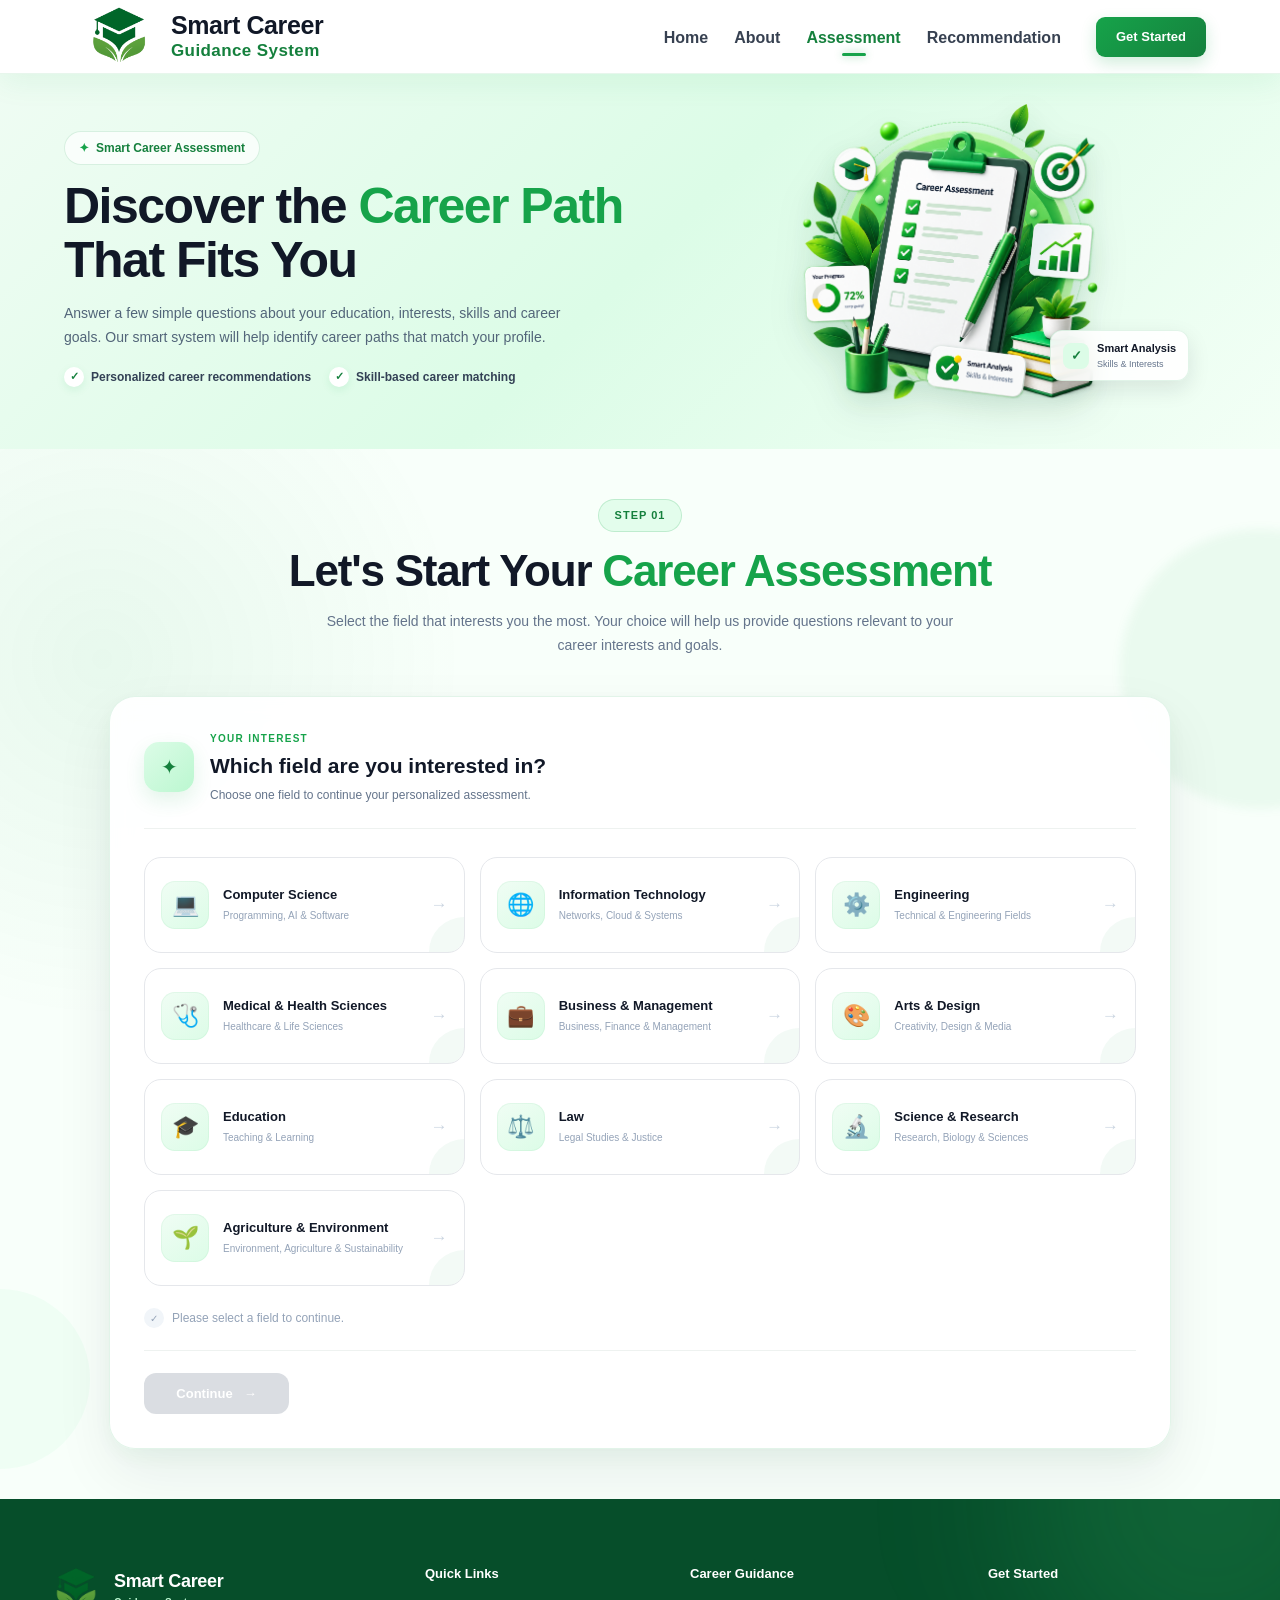
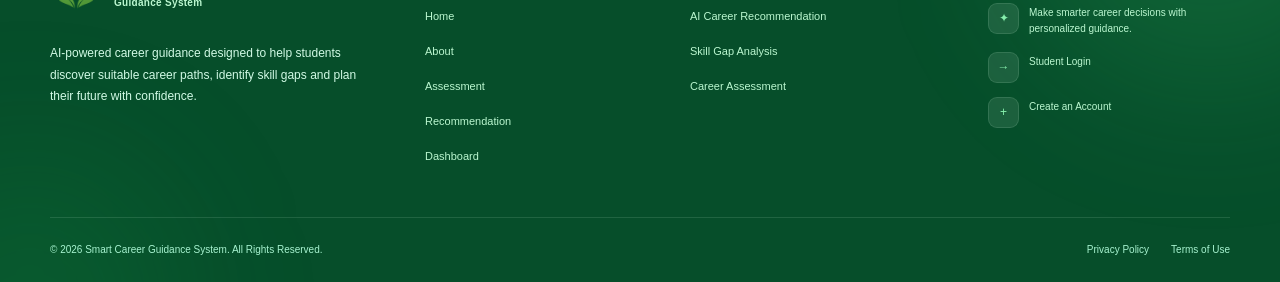
<file: pages/assessment.html>
<!DOCTYPE html>
<html lang="en">

<head>

    <!-- Character Encoding -->
    <meta charset="UTF-8">

    <!-- Responsive Design -->
    <meta name="viewport" content="width=device-width, initial-scale=1.0">

    <!-- Website Title -->
    <title>Smart Career Guidance System</title>

    <!-- CSS File -->
    <link rel="stylesheet" href="/css/style.css">

</head>


<body>


    <!-- =========================================
         NAVBAR
    ========================================== -->

    <header class="navbar">

        <div class="container navbar-container">


            <!-- =================================
                 LOGO / BRAND
            ================================== -->

            <a href="index.html" class="brand">

                <!-- Logo Image -->
                <img
                    src="/images/logo.png"
                    alt="Smart Career Guidance System Logo"
                    class="logo-image"
                >

                <!-- Brand Text -->
                <div class="brand-text">

                    <span class="brand-title">
                        Smart Career
                    </span>

                    <span class="brand-subtitle">
                        Guidance System
                    </span>

                </div>

            </a>


            <!-- =================================
                 DESKTOP NAVIGATION
            ================================== -->

            <nav class="nav-menu" id="navMenu">

                <a href="/index.html" class="nav-link">
                    Home
                </a>

                <a href="about.html" class="nav-link">
                    About
                </a>

                <a href="assessment.html" class="nav-link active">
                    Assessment
                </a>

                <a href="recommendation.html" class="nav-link">
                    Recommendation
                </a>

               
            </nav>


            <!-- =================================
                 NAVBAR ACTION BUTTONS
            ================================== -->

         <div class="nav-actions">

    <a href="login.html" class="signup-btn">
        Get Started
    </a>

</div>

            <!-- =================================
                 MOBILE MENU BUTTON
            ================================== -->

            <button
                class="menu-toggle"
                id="menuToggle"
                aria-label="Open navigation menu"
                aria-expanded="false"
            >

                <span></span>
                <span></span>
                <span></span>

            </button>


        </div>

    </header>
    <!-- =========================================
     ASSESSMENT INTRO BANNER
========================================== -->

<section class="assessment-intro">

    <div class="assessment-intro-container">


        <!-- =================================
             LEFT CONTENT
        ================================== -->

        <div class="assessment-intro-content">

            <!-- Small Badge -->
            <span class="assessment-intro-badge">
                <span>✦</span>
                Smart Career Assessment
            </span>


            <!-- Main Heading -->

            <h1>
                Discover the
                <span>Career Path</span>
                That Fits You
            </h1>


            <!-- Description -->

            <p>
                Answer a few simple questions about your
                education, interests, skills and career goals.
                Our smart system will help identify career
                paths that match your profile.
            </p>


            <!-- Small Feature Points -->

            <div class="assessment-intro-points">

                <div class="intro-point">

                    <span class="intro-point-icon">
                        ✓
                    </span>

                    <span>
                        Personalized career recommendations
                    </span>

                </div>


                <div class="intro-point">

                    <span class="intro-point-icon">
                        ✓
                    </span>

                    <span>
                        Skill-based career matching
                    </span>

                </div>

            </div>

        </div>



        <!-- =================================
             RIGHT VISUAL
        ================================== -->

        <div class="assessment-intro-visual">

            <!-- Soft Glow -->

            <div class="assessment-visual-glow"></div>


            <!-- Decorative Circle -->

            <div class="assessment-visual-circle"></div>


            <!-- Assessment Image -->

            <div class="assessment-image-wrapper">

                <img
                    src="../images/assessment-board.png"
                    alt="Career assessment illustration"
                    class="assessment-board-image"
                >

            </div>


            <!-- Floating Decorative Card -->

            <div class="assessment-floating-card">

                <span class="floating-card-icon">
                    ✓
                </span>

                <div>

                    <strong>
                        Smart Analysis
                    </strong>

                    <small>
                        Skills & Interests
                    </small>

                </div>

            </div>

        </div>


    </div>

</section>
<!-- =========================================
     ASSESSMENT STEP 01 — FIELD SELECTION
========================================== -->

<section class="assessment-field-section">

    <div class="assessment-container">


        <!-- =====================================
             SECTION HEADING
        ====================================== -->

        <div class="assessment-section-heading">

            <span class="assessment-step-badge">
                STEP 01
            </span>

            <h2>
                Let's Start Your
                <span>Career Assessment</span>
            </h2>

            <p>
                Select the field that interests you the most.
                Your choice will help us provide questions
                relevant to your career interests and goals.
            </p>

        </div>



        <!-- =====================================
             FIELD SELECTION CARD
        ====================================== -->

        <div class="field-selection-card">


            <!-- Question -->

            <div class="field-question">

                <div class="question-icon">
                    ✦
                </div>

                <div>

                    <span class="question-label">
                        YOUR INTEREST
                    </span>

                    <h3>
                        Which field are you interested in?
                    </h3>

                    <p>
                        Choose one field to continue your
                        personalized assessment.
                    </p>

                </div>

            </div>

<div class="field-options">

    <!-- 01 Computer Science -->
    <button type="button"
            class="field-option"
            data-field="computer-science">

        <span class="field-option-icon">💻</span>

        <span class="field-option-content">
            <strong>Computer Science</strong>
            <small>Programming, AI & Software</small>
        </span>

        <span class="field-option-arrow">→</span>
    </button>


    <!-- 02 Information Technology -->
    <button type="button"
            class="field-option"
            data-field="information-technology">

        <span class="field-option-icon">🌐</span>

        <span class="field-option-content">
            <strong>Information Technology</strong>
            <small>Networks, Cloud & Systems</small>
        </span>

        <span class="field-option-arrow">→</span>
    </button>


    <!-- 03 Engineering -->
    <button type="button"
            class="field-option"
            data-field="engineering">

        <span class="field-option-icon">⚙️</span>

        <span class="field-option-content">
            <strong>Engineering</strong>
            <small>Technical & Engineering Fields</small>
        </span>

        <span class="field-option-arrow">→</span>
    </button>


    <!-- 04 Medical -->
    <button type="button"
            class="field-option"
            data-field="medical">

        <span class="field-option-icon">🩺</span>

        <span class="field-option-content">
            <strong>Medical & Health Sciences</strong>
            <small>Healthcare & Life Sciences</small>
        </span>

        <span class="field-option-arrow">→</span>
    </button>


    <!-- 05 Business -->
    <button type="button"
            class="field-option"
            data-field="business-management">

        <span class="field-option-icon">💼</span>

        <span class="field-option-content">
            <strong>Business & Management</strong>
            <small>Business, Finance & Management</small>
        </span>

        <span class="field-option-arrow">→</span>
    </button>


    <!-- 06 Arts -->
    <button type="button"
            class="field-option"
            data-field="arts-design">

        <span class="field-option-icon">🎨</span>

        <span class="field-option-content">
            <strong>Arts & Design</strong>
            <small>Creativity, Design & Media</small>
        </span>

        <span class="field-option-arrow">→</span>
    </button>


    <!-- 07 Education -->
    <button type="button"
            class="field-option"
            data-field="education">

        <span class="field-option-icon">🎓</span>

        <span class="field-option-content">
            <strong>Education</strong>
            <small>Teaching & Learning</small>
        </span>

        <span class="field-option-arrow">→</span>
    </button>


    <!-- 08 Law -->
    <button type="button"
            class="field-option"
            data-field="law">

        <span class="field-option-icon">⚖️</span>

        <span class="field-option-content">
            <strong>Law</strong>
            <small>Legal Studies & Justice</small>
        </span>

        <span class="field-option-arrow">→</span>
    </button>


    <!-- 09 Science & Research -->
    <button type="button"
            class="field-option"
            data-field="science-research">

        <span class="field-option-icon">🔬</span>

        <span class="field-option-content">
            <strong>Science & Research</strong>
            <small>Research, Biology & Sciences</small>
        </span>

        <span class="field-option-arrow">→</span>
    </button>


    <!-- 10 Agriculture & Environment -->
    <button type="button"
            class="field-option"
            data-field="agriculture-environment">

        <span class="field-option-icon">🌱</span>

        <span class="field-option-content">
            <strong>Agriculture & Environment</strong>
            <small>Environment, Agriculture & Sustainability</small>
        </span>

        <span class="field-option-arrow">→</span>
    </button>

</div>

            <!-- =================================
                 SELECTED FIELD MESSAGE
            ================================== -->

            <div
                class="selected-field-message"
                id="selectedFieldMessage"
                aria-live="polite"
            >

                <span class="selected-field-icon">
                    ✓
                </span>

                <span>
                    Please select a field to continue.
                </span>

            </div>



            <!-- =================================
                 CONTINUE BUTTON
            ================================== -->

            <div class="assessment-step-actions">

                <button
                    type="button"
                    class="assessment-continue-btn"
                    id="fieldContinueBtn"
                    disabled
                >

                    <span>
                        Continue
                    </span>

                    <span>
                        →
                    </span>

                </button>

            </div>


        </div>

    </div>

</section>
<!-- =========================================
     ASSESSMENT STEP 02 — PERSONAL INFORMATION
========================================= -->

<section class="assessment-personal-section" id="personal-information">

    <div class="assessment-container">

        <!-- Section Heading -->
        <div class="assessment-section-heading">

            <span class="assessment-step-badge">
                STEP 02
            </span>

            <h2>
                Tell Us About
                <span>Yourself</span>
            </h2>

            <p>
                Share a few details about your academic background
                so we can personalize your career assessment.
            </p>

        </div>


        <!-- Main Card -->
        <div class="personal-information-card">


            <!-- Card Header -->
            <div class="personal-card-header">

                <div class="personal-header-icon">
                    ✦
                </div>

                <div>
                    <span class="personal-label">
                        ACADEMIC PROFILE
                    </span>

                    <h3>
                        Let's understand your background
                    </h3>

                    <p>
                        Select the option that best describes you.
                    </p>
                </div>

            </div>


            <!-- Form -->
            <div class="personal-form">


                <!-- =================================
                     EDUCATION LEVEL
                ================================== -->

                <div class="assessment-form-group">

                    <label for="educationLevel">
                        Education Level
                        <span>*</span>
                    </label>

                    <div class="assessment-select-wrapper">

                        <select
                            id="educationLevel"
                            name="educationLevel"
                            required
                        >

                            <option value="" selected disabled>
                                Select your education level
                            </option>

                            <option value="matric">
                                Matric / O-Level
                            </option>

                            <option value="intermediate">
                                Intermediate / A-Level
                            </option>

                            <option value="undergraduate">
                                Undergraduate
                            </option>

                            <option value="graduate">
                                Graduate
                            </option>

                            <option value="postgraduate">
                                Postgraduate
                            </option>

                        </select>

                        <span class="select-arrow">
                            ▾
                        </span>

                    </div>

                </div>



              <!-- =================================
     STUDY PROGRAM
================================== -->

<div class="assessment-form-group">

    <label for="studyProgram">
        Study Program / Major
        <span>*</span>
    </label>

    <div class="assessment-select-wrapper">

        <select
            id="studyProgram"
            name="studyProgram"
            required
            disabled
        >

            <option value="" selected>
                Select your field first
            </option>

        </select>

        <span class="select-arrow">
            ▾
        </span>

    </div>

    <small class="field-help">
        Programs will automatically adapt to your selected field.
    </small>

</div>
                   



                <!-- =================================
                     ACADEMIC PERFORMANCE
                ================================== -->

                <div class="assessment-form-group">

                    <label for="academicPerformance">
                        Academic Performance
                        <span>*</span>
                    </label>

                    <div class="assessment-select-wrapper">

                        <select
                            id="academicPerformance"
                            name="academicPerformance"
                            required
                        >

                            <option value="" selected disabled>
                                Select your percentage / grade
                            </option>

                            <option value="90-100">
                                90% – 100% / A+
                            </option>

                            <option value="80-89">
                                80% – 89% / A
                            </option>

                            <option value="70-79">
                                70% – 79% / B+
                            </option>

                            <option value="60-69">
                                60% – 69% / B
                            </option>

                            <option value="50-59">
                                50% – 59% / C
                            </option>

                            <option value="below-50">
                                Below 50%
                            </option>

                        </select>

                        <span class="select-arrow">
                            ▾
                        </span>

                    </div>

                </div>



                <!-- =================================
                     CURRENT STATUS
                ================================== -->

                <div class="assessment-form-group">

                    <label for="currentStatus">
                        Current Status
                        <span>*</span>
                    </label>

                    <div class="assessment-select-wrapper">

                        <select
                            id="currentStatus"
                            name="currentStatus"
                            required
                        >

                            <option value="" selected disabled>
                                Select your current status
                            </option>

                            <option value="school-student">
                                School Student
                            </option>

                            <option value="college-student">
                                College Student
                            </option>

                            <option value="university-student">
                                University Student
                            </option>

                            <option value="graduate">
                                Graduate
                            </option>

                            <option value="working">
                                Working Professional
                            </option>

                        </select>

                        <span class="select-arrow">
                            ▾
                        </span>

                    </div>

                </div>


            </div>



            <!-- Information Note -->
            <div class="assessment-info-note">

                <span class="info-note-icon">
                    ✓
                </span>

                <p>
                    Your information will help us create a more
                    personalized career assessment.
                </p>

            </div>



            <!-- Actions -->
            <div class="assessment-step-actions">

                <button
                    type="button"
                    class="assessment-back-btn"
                    id="personalBackBtn"
                >
                    <span>←</span>
                    Previous
                </button>


                <button
                    type="button"
                    class="assessment-continue-btn"
                    id="personalContinueBtn"
                >
                    Continue
                    <span>→</span>
                </button>

            </div>

        </div>

    </div>

</section>
    
<!-- =========================================
     ASSESSMENT STEP 03 — INTERESTS
========================================== -->

<section class="assessment-interest-section" id="interest-section">

    <div class="assessment-container">

        <!-- SECTION HEADING -->
        <div class="assessment-section-heading">

            <span class="assessment-step-badge">
                STEP 03
            </span>

            <h2>
                Discover Your
                <span>Interests</span>
            </h2>

            <p>
                Tell us about the activities and areas
                that genuinely interest you. Select all
                the options that match your interests.
            </p>

        </div>


        <!-- MAIN INTEREST CARD -->
        <div class="interest-selection-card">

            <!-- CARD HEADER -->
            <div class="interest-card-header">

                <div class="interest-header-icon">
                    ✦
                </div>

                <div>

                    <span class="interest-label">
                        YOUR INTERESTS
                    </span>

                    <h3>
                        What activities excite you the most?
                    </h3>

                    <p>
                        Choose at least two areas that
                        you would enjoy exploring as a career.
                    </p>

                </div>

            </div>


            <!-- SELECTED FIELD -->
            <div
                class="selected-field-display"
                id="selectedInterestField"
            >

                <span class="selected-field-dot"></span>

                <span id="interestFieldText">
                    Select a field in Step 01 first.
                </span>

            </div>


            <!-- INTEREST OPTIONS -->
            <div
                class="interest-options"
                id="interestOptions"
            >

                <!-- JavaScript will add interests here -->

            </div>


            <!-- EMPTY MESSAGE -->
            <div
                class="interest-empty-message"
                id="interestEmptyMessage"
            >

                <span class="empty-message-icon">
                    !
                </span>

                <div>

                    <strong>
                        No field selected
                    </strong>

                    <p>
                        Please go back to Step 01 and
                        select your preferred field first.
                    </p>

                </div>

            </div>


            <!-- SELECTION STATUS -->
            <div class="interest-selection-status">

                <div class="interest-status-left">

                    <span class="interest-status-icon">
                        ✓
                    </span>

                    <span id="interestCount">
                        0 interests selected
                    </span>

                </div>

                <span
                    class="interest-selection-hint"
                    id="interestSelectionHint"
                >
                    Select at least 2
                </span>

            </div>


            <!-- ACTION BUTTONS -->
            <div class="assessment-step-actions">

                <button
                    type="button"
                    class="assessment-back-btn"
                    id="interestBackBtn"
                >

                    <span>←</span>

                    Previous

                </button>


                <button
                    type="button"
                    class="assessment-continue-btn"
                    id="interestContinueBtn"
                    disabled
                >

                    Continue

                    <span>→</span>

                </button>

            </div>

        </div>

    </div>

</section>
<!-- =========================================
     ASSESSMENT STEP 04 — SKILLS ASSESSMENT
========================================== -->

<section class="assessment-skills-section" id="skills-section">

    <div class="assessment-container">

        <!-- SECTION HEADING -->

        <div class="assessment-section-heading">

            <span class="assessment-step-badge">
                STEP 04
            </span>

            <h2>
                Evaluate Your
                <span>Skills</span>
            </h2>

            <p>
                Rate your current skill level honestly.
                This will help us identify your strengths
                and skill gaps for your selected career field.
            </p>

        </div>


        <!-- MAIN SKILLS CARD -->

        <div class="skills-assessment-card">


            <!-- CARD HEADER -->

            <div class="skills-card-header">

                <div class="skills-header-icon">
                    ✦
                </div>

                <div>

                    <span class="skills-label">
                        SKILL ASSESSMENT
                    </span>

                    <h3>
                        How confident are you in these skills?
                    </h3>

                    <p>
                        Rate each skill from 1 to 5 based on
                        your current ability.
                    </p>

                </div>

            </div>


            <!-- SELECTED FIELD -->

            <div
                class="skills-field-display"
                id="skillsFieldDisplay"
            >

                <span class="skills-field-dot"></span>

                <span id="skillsFieldText">
                    Skills based on your selected field
                </span>

            </div>


            <!-- RATING GUIDE -->

            <div class="skills-rating-guide">

                <div class="rating-guide-title">
                    Rating Guide
                </div>

                <div class="rating-guide-items">

                    <span>
                        <strong>1</strong>
                        Beginner
                    </span>

                    <span>
                        <strong>2</strong>
                        Basic
                    </span>

                    <span>
                        <strong>3</strong>
                        Intermediate
                    </span>

                    <span>
                        <strong>4</strong>
                        Good
                    </span>

                    <span>
                        <strong>5</strong>
                        Excellent
                    </span>

                </div>

            </div>


            <!-- DYNAMIC SKILLS -->

            <div
                class="skills-options"
                id="skillsOptions"
            >

                <!-- JavaScript will create skills here -->

            </div>


            <!-- EMPTY MESSAGE -->

            <div
                class="skills-empty-message"
                id="skillsEmptyMessage"
                style="display: none;"
            >

                <span>⚠</span>

                <div>

                    <strong>
                        No field selected
                    </strong>

                    <p>
                        Please go back to Step 01 and select
                        your preferred field first.
                    </p>

                </div>

            </div>


            <!-- SKILL STATUS -->

            <div class="skills-selection-status">

                <div class="skills-status-left">

                    <span class="skills-status-icon">
                        ✓
                    </span>

                    <span id="skillsRatedCount">
                        0 skills rated
                    </span>

                </div>

                <span
                    class="skills-status-hint"
                    id="skillsStatusHint"
                >
                    Rate all skills
                </span>

            </div>


            <!-- ACTIONS -->

            <div class="assessment-step-actions">

                <button
                    type="button"
                    class="assessment-back-btn"
                    id="skillsBackBtn"
                >

                    <span>←</span>

                    Previous

                </button>


                <button
                    type="button"
                    class="assessment-continue-btn"
                    id="skillsContinueBtn"
                    disabled
                >

                    Continue

                    <span>→</span>

                </button>

            </div>


        </div>

    </div>

</section>
<!-- =========================================
     ASSESSMENT STEP 05 — CAREER PREFERENCES
========================================== -->

<section
    class="assessment-preferences-section"
    id="career-preferences-section"
>

    <div class="assessment-container">

        <!-- SECTION HEADING -->

        <div class="assessment-section-heading">

            <span class="assessment-step-badge">
                STEP 05
            </span>

            <h2>
                Tell Us About Your
                <span>Career Preferences</span>
            </h2>

            <p>
                Your preferences help us understand
                what type of career and work environment
                suits you best.
            </p>

        </div>


        <!-- MAIN CARD -->

        <div class="career-preferences-card">


            <!-- QUESTION 01 -->

            <div class="preference-question">

                <div class="preference-question-number">
                    01
                </div>

                <div class="preference-question-content">

                    <h3>
                        What type of work do you enjoy most?
                    </h3>

                    <p>
                        Choose the type of activity you
                        would enjoy in your future career.
                    </p>


                    <div
                        class="preference-options"
                        data-preference="workType"
                    >

                        <button
                            type="button"
                            class="preference-option"
                            data-value="building"
                        >
                            <span class="preference-icon">✦</span>
                            <span>
                                <strong>Building & Creating</strong>
                                <small>Create products, websites or solutions</small>
                            </span>
                        </button>


                        <button
                            type="button"
                            class="preference-option"
                            data-value="problem-solving"
                        >
                            <span class="preference-icon">◇</span>
                            <span>
                                <strong>Analyzing & Problem Solving</strong>
                                <small>Analyze problems and find solutions</small>
                            </span>
                        </button>


                        <button
                            type="button"
                            class="preference-option"
                            data-value="helping"
                        >
                            <span class="preference-icon">♡</span>
                            <span>
                                <strong>Helping People</strong>
                                <small>Support, guide and help others</small>
                            </span>
                        </button>


                        <button
                            type="button"
                            class="preference-option"
                            data-value="management"
                        >
                            <span class="preference-icon">★</span>
                            <span>
                                <strong>Managing & Leading</strong>
                                <small>Lead teams and manage projects</small>
                            </span>
                        </button>


                        <button
                            type="button"
                            class="preference-option"
                            data-value="research"
                        >
                            <span class="preference-icon">⌕</span>
                            <span>
                                <strong>Research & Discovering</strong>
                                <small>Explore ideas and discover new things</small>
                            </span>
                        </button>

                    </div>

                </div>

            </div>


            <!-- QUESTION 02 -->

            <div class="preference-question">

                <div class="preference-question-number">
                    02
                </div>

                <div class="preference-question-content">

                    <h3>
                        How do you prefer to work?
                    </h3>

                    <p>
                        Select the work style that suits you best.
                    </p>


                    <div
                        class="preference-options preference-options-small"
                        data-preference="workStyle"
                    >

                        <button
                            type="button"
                            class="preference-option"
                            data-value="independently"
                        >
                            <span class="preference-icon">◉</span>
                            <span>
                                <strong>Independently</strong>
                                <small>I prefer working on my own</small>
                            </span>
                        </button>


                        <button
                            type="button"
                            class="preference-option"
                            data-value="team"
                        >
                            <span class="preference-icon">♧</span>
                            <span>
                                <strong>In a Team</strong>
                                <small>I enjoy collaborating with others</small>
                            </span>
                        </button>


                        <button
                            type="button"
                            class="preference-option"
                            data-value="both"
                        >
                            <span class="preference-icon">⇄</span>
                            <span>
                                <strong>Both</strong>
                                <small>I am comfortable with both styles</small>
                            </span>
                        </button>

                    </div>

                </div>

            </div>


            <!-- QUESTION 03 -->

            <div class="preference-question">

                <div class="preference-question-number">
                    03
                </div>

                <div class="preference-question-content">

                    <h3>
                        Which work environment do you prefer?
                    </h3>

                    <p>
                        Choose your preferred working environment.
                    </p>


                    <div
                        class="preference-options preference-options-small"
                        data-preference="workEnvironment"
                    >

                        <button
                            type="button"
                            class="preference-option"
                            data-value="office"
                        >
                            <span class="preference-icon">⌂</span>
                            <span>
                                <strong>Office</strong>
                                <small>Traditional workplace</small>
                            </span>
                        </button>


                        <button
                            type="button"
                            class="preference-option"
                            data-value="remote"
                        >
                            <span class="preference-icon">⌁</span>
                            <span>
                                <strong>Remote</strong>
                                <small>Work from home or anywhere</small>
                            </span>
                        </button>


                        <button
                            type="button"
                            class="preference-option"
                            data-value="hybrid"
                        >
                            <span class="preference-icon">⇆</span>
                            <span>
                                <strong>Hybrid</strong>
                                <small>Combination of office and remote</small>
                            </span>
                        </button>


                        <button
                            type="button"
                            class="preference-option"
                            data-value="flexible"
                        >
                            <span class="preference-icon">✧</span>
                            <span>
                                <strong>Flexible</strong>
                                <small>Flexible working arrangements</small>
                            </span>
                        </button>

                    </div>

                </div>

            </div>


            <!-- QUESTION 04 -->

            <div class="preference-question">

                <div class="preference-question-number">
                    04
                </div>

                <div class="preference-question-content">

                    <h3>
                        What matters most in your future career?
                    </h3>

                    <p>
                        Select the factor that is most important to you.
                    </p>


                    <div
                        class="preference-options preference-options-small"
                        data-preference="careerPriority"
                    >

                        <button
                            type="button"
                            class="preference-option"
                            data-value="salary"
                        >
                            <span class="preference-icon">₨</span>
                            <span>
                                <strong>High Salary</strong>
                                <small>Strong earning potential</small>
                            </span>
                        </button>


                        <button
                            type="button"
                            class="preference-option"
                            data-value="stability"
                        >
                            <span class="preference-icon">✓</span>
                            <span>
                                <strong>Job Stability</strong>
                                <small>Secure and stable career</small>
                            </span>
                        </button>


                        <button
                            type="button"
                            class="preference-option"
                            data-value="growth"
                        >
                            <span class="preference-icon">↗</span>
                            <span>
                                <strong>Career Growth</strong>
                                <small>Opportunities to grow</small>
                            </span>
                        </button>


                        <button
                            type="button"
                            class="preference-option"
                            data-value="creativity"
                        >
                            <span class="preference-icon">✦</span>
                            <span>
                                <strong>Creativity</strong>
                                <small>Freedom to create new ideas</small>
                            </span>
                        </button>


                        <button
                            type="button"
                            class="preference-option"
                            data-value="social-impact"
                        >
                            <span class="preference-icon">♡</span>
                            <span>
                                <strong>Social Impact</strong>
                                <small>Make a positive difference</small>
                            </span>
                        </button>

                    </div>

                </div>

            </div>


            <!-- QUESTION 05 -->

            <div class="preference-question">

                <div class="preference-question-number">
                    05
                </div>

                <div class="preference-question-content">

                    <h3>
                        How comfortable are you with challenging tasks?
                    </h3>

                    <p>
                        Choose the level that best describes you.
                    </p>


                    <div
                        class="preference-options preference-options-small"
                        data-preference="challengeLevel"
                    >

                        <button
                            type="button"
                            class="preference-option"
                            data-value="low"
                        >
                            <span class="preference-icon">1</span>
                            <span>
                                <strong>Low</strong>
                                <small>I prefer familiar tasks</small>
                            </span>
                        </button>


                        <button
                            type="button"
                            class="preference-option"
                            data-value="moderate"
                        >
                            <span class="preference-icon">3</span>
                            <span>
                                <strong>Moderate</strong>
                                <small>I can handle some challenges</small>
                            </span>
                        </button>


                        <button
                            type="button"
                            class="preference-option"
                            data-value="high"
                        >
                            <span class="preference-icon">5</span>
                            <span>
                                <strong>High</strong>
                                <small>I enjoy challenging tasks</small>
                            </span>
                        </button>

                    </div>

                </div>

            </div>


            <!-- STATUS -->

            <div class="preferences-selection-status">

                <div class="preferences-status-left">

                    <span class="preferences-status-icon">
                        ✓
                    </span>

                    <span id="preferencesStatusText">
                        0 of 5 questions answered
                    </span>

                </div>

                <span
                    class="preferences-status-hint"
                    id="preferencesStatusHint"
                >
                    Complete all questions
                </span>

            </div>


            <!-- ACTION BUTTONS -->

            <div class="assessment-step-actions">

                <button
                    type="button"
                    class="assessment-back-btn"
                    id="preferencesBackBtn"
                >

                    <span>←</span>
                    Previous

                </button>


                <button
                    type="button"
                    class="assessment-continue-btn"
                    id="preferencesContinueBtn"
                    disabled
                >

                    Continue
                    <span>→</span>

                </button>

            </div>


        </div>

    </div>

</section>
<!-- =========================================
     ASSESSMENT STEP 06 — CAREER DIRECTION
========================================== -->

<section
    class="assessment-career-direction-section"
    id="career-direction-section"
>

    <div class="assessment-container">

        <!-- SECTION HEADING -->

        <div class="assessment-section-heading">

            <span class="assessment-step-badge">
                STEP 06
            </span>

            <h2>
                Discover Your
                <span>Career Direction</span>
            </h2>

            <p>
                Tell us what kind of career path you
                would like to explore. Your answers will
                help us understand which career options
                may suit you best.
            </p>

        </div>


        <!-- MAIN CARD -->

        <div class="career-direction-card">


            <!-- QUESTION 01 -->

            <div class="direction-question">

                <div class="direction-question-number">
                    01
                </div>

                <div class="direction-question-content">

                    <h3>
                        Which type of career interests you most?
                    </h3>

                    <p>
                        Choose the career direction you would
                        like to explore.
                    </p>


                    <div
                        class="direction-options"
                        data-direction="careerArea"
                    >

                        <button
                            type="button"
                            class="direction-option"
                            data-value="technology"
                        >

                            <span class="direction-icon">
                                💻
                            </span>

                            <span>
                                <strong>
                                    Technology & Computing
                                </strong>

                                <small>
                                    Software, AI, IT, data and cybersecurity
                                </small>
                            </span>

                        </button>


                        <button
                            type="button"
                            class="direction-option"
                            data-value="engineering"
                        >

                            <span class="direction-icon">
                                ⚙
                            </span>

                            <span>
                                <strong>
                                    Engineering & Technical
                                </strong>

                                <small>
                                    Engineering, design and technical work
                                </small>
                            </span>

                        </button>


                        <button
                            type="button"
                            class="direction-option"
                            data-value="business"
                        >

                            <span class="direction-icon">
                                📊
                            </span>

                            <span>
                                <strong>
                                    Business & Management
                                </strong>

                                <small>
                                    Business, finance, marketing and leadership
                                </small>
                            </span>

                        </button>


                        <button
                            type="button"
                            class="direction-option"
                            data-value="healthcare"
                        >

                            <span class="direction-icon">
                                🩺
                            </span>

                            <span>
                                <strong>
                                    Healthcare & Medical
                                </strong>

                                <small>
                                    Healthcare, medicine and patient care
                                </small>

                            </span>

                        </button>


                        <button
                            type="button"
                            class="direction-option"
                            data-value="creative"
                        >

                            <span class="direction-icon">
                                🎨
                            </span>

                            <span>
                                <strong>
                                    Creative & Design
                                </strong>

                                <small>
                                    Design, media, arts and creative work
                                </small>

                            </span>

                        </button>


                        <button
                            type="button"
                            class="direction-option"
                            data-value="education"
                        >

                            <span class="direction-icon">
                                📚
                            </span>

                            <span>
                                <strong>
                                    Education & Teaching
                                </strong>

                                <small>
                                    Teaching, training and education
                                </small>

                            </span>

                        </button>

                    </div>

                </div>

            </div>



            <!-- QUESTION 02 -->

            <div class="direction-question">

                <div class="direction-question-number">
                    02
                </div>

                <div class="direction-question-content">

                    <h3>
                        What kind of impact would you like to make?
                    </h3>

                    <p>
                        Choose the impact that is most meaningful
                        to you.
                    </p>


                    <div
                        class="direction-options direction-options-small"
                        data-direction="careerImpact"
                    >

                        <button
                            type="button"
                            class="direction-option"
                            data-value="technology-solutions"
                        >

                            <span class="direction-icon">
                                ✦
                            </span>

                            <span>
                                <strong>
                                    Build Solutions
                                </strong>

                                <small>
                                    Create useful products and solutions
                                </small>
                            </span>

                        </button>


                        <button
                            type="button"
                            class="direction-option"
                            data-value="help-people"
                        >

                            <span class="direction-icon">
                                ♡
                            </span>

                            <span>
                                <strong>
                                    Help People
                                </strong>

                                <small>
                                    Improve people's lives
                                </small>
                            </span>

                        </button>


                        <button
                            type="button"
                            class="direction-option"
                            data-value="business-growth"
                        >

                            <span class="direction-icon">
                                ↗
                            </span>

                            <span>
                                <strong>
                                    Grow Organizations
                                </strong>

                                <small>
                                    Improve businesses and organizations
                                </small>
                            </span>

                        </button>


                        <button
                            type="button"
                            class="direction-option"
                            data-value="knowledge"
                        >

                            <span class="direction-icon">
                                ◇
                            </span>

                            <span>
                                <strong>
                                    Discover Knowledge
                                </strong>

                                <small>
                                    Research, learn and discover
                                </small>
                            </span>

                        </button>

                    </div>

                </div>

            </div>



            <!-- QUESTION 03 -->

            <div class="direction-question">

                <div class="direction-question-number">
                    03
                </div>

                <div class="direction-question-content">

                    <h3>
                        How important is future career growth to you?
                    </h3>

                    <p>
                        Select the option that best describes
                        your expectations.
                    </p>


                    <div
                        class="direction-options direction-options-small"
                        data-direction="growthImportance"
                    >

                        <button
                            type="button"
                            class="direction-option"
                            data-value="low"
                        >

                            <span class="direction-icon">
                                1
                            </span>

                            <span>
                                <strong>
                                    Low
                                </strong>

                                <small>
                                    Growth is not my main concern
                                </small>
                            </span>

                        </button>


                        <button
                            type="button"
                            class="direction-option"
                            data-value="medium"
                        >

                            <span class="direction-icon">
                                3
                            </span>

                            <span>
                                <strong>
                                    Important
                                </strong>

                                <small>
                                    I want reasonable growth opportunities
                                </small>
                            </span>

                        </button>


                        <button
                            type="button"
                            class="direction-option"
                            data-value="high"
                        >

                            <span class="direction-icon">
                                5
                            </span>

                            <span>
                                <strong>
                                    Very Important
                                </strong>

                                <small>
                                    I strongly value career growth
                                </small>

                            </span>

                        </button>

                    </div>

                </div>

            </div>



            <!-- QUESTION 04 -->

            <div class="direction-question">

                <div class="direction-question-number">
                    04
                </div>

                <div class="direction-question-content">

                    <h3>
                        How open are you to learning new skills?
                    </h3>

                    <p>
                        Your answer helps us understand your
                        learning mindset.
                    </p>


                    <div
                        class="direction-options direction-options-small"
                        data-direction="learningMindset"
                    >

                        <button
                            type="button"
                            class="direction-option"
                            data-value="comfortable"
                        >

                            <span class="direction-icon">
                                ✓
                            </span>

                            <span>
                                <strong>
                                    Comfortable
                                </strong>

                                <small>
                                    I prefer skills I already know
                                </small>
                            </span>

                        </button>


                        <button
                            type="button"
                            class="direction-option"
                            data-value="open"
                        >

                            <span class="direction-icon">
                                ↗
                            </span>

                            <span>
                                <strong>
                                    Open to Learning
                                </strong>

                                <small>
                                    I am willing to learn new skills
                                </small>
                            </span>

                        </button>


                        <button
                            type="button"
                            class="direction-option"
                            data-value="always-learning"
                        >

                            <span class="direction-icon">
                                ✦
                            </span>

                            <span>
                                <strong>
                                    Always Learning
                                </strong>

                                <small>
                                    I enjoy continuously learning
                                </small>
                            </span>

                        </button>

                    </div>

                </div>

            </div>



            <!-- QUESTION 05 -->

            <div class="direction-question">

                <div class="direction-question-number">
                    05
                </div>

                <div class="direction-question-content">

                    <h3>
                        How confident are you about your career choice?
                    </h3>

                    <p>
                        Tell us how clear you currently feel
                        about your future career.
                    </p>


                    <div
                        class="direction-options direction-options-small"
                        data-direction="careerConfidence"
                    >

                        <button
                            type="button"
                            class="direction-option"
                            data-value="not-sure"
                        >

                            <span class="direction-icon">
                                ?
                            </span>

                            <span>
                                <strong>
                                    Not Sure
                                </strong>

                                <small>
                                    I need help choosing a career
                                </small>
                            </span>

                        </button>


                        <button
                            type="button"
                            class="direction-option"
                            data-value="somewhat-sure"
                        >

                            <span class="direction-icon">
                                ◐
                            </span>

                            <span>
                                <strong>
                                    Somewhat Sure
                                </strong>

                                <small>
                                    I have some career ideas
                                </small>
                            </span>

                        </button>


                        <button
                            type="button"
                            class="direction-option"
                            data-value="very-sure"
                        >

                            <span class="direction-icon">
                                ✓
                            </span>

                            <span>
                                <strong>
                                    Very Sure
                                </strong>

                                <small>
                                    I already have a clear direction
                                </small>
                            </span>

                        </button>

                    </div>

                </div>

            </div>



            <!-- STATUS -->

            <div class="direction-selection-status">

                <div class="direction-status-left">

                    <span class="direction-status-icon">
                        ✓
                    </span>

                    <span id="directionStatusText">
                        0 of 5 questions answered
                    </span>

                </div>


                <span
                    class="direction-status-hint"
                    id="directionStatusHint"
                >
                    Complete all questions
                </span>

            </div>



            <!-- ACTION BUTTONS -->

            <div class="assessment-step-actions">

                <button
                    type="button"
                    class="assessment-back-btn"
                    id="directionBackBtn"
                >

                    <span>←</span>

                    Previous

                </button>


                <button
                    type="button"
                    class="assessment-continue-btn"
                    id="directionContinueBtn"
                    disabled
                >

                    Continue

                    <span>→</span>

                </button>

            </div>


        </div>

    </div>

</section>
<!-- =========================================================
     FOOTER
========================================================= -->

<footer class="site-footer">

    <!-- =========================================
         FOOTER MAIN CONTENT
    ========================================== -->

    <div class="container footer-main">


        <!-- =====================================
             BRAND / ABOUT
        ====================================== -->

        <div class="footer-brand">

            <a href="../index.html" class="footer-brand-link">

                <img
                    src="../images/logo.png"
                    alt="Smart Career Guidance System Logo"
                    class="footer-brand-logo"
                >

                <div class="footer-brand-text">

                    <span class="footer-brand-title">
                        Smart Career
                    </span>

                    <span class="footer-brand-subtitle">
                        Guidance System
                    </span>

                </div>

            </a>


            <p class="footer-description">

                AI-powered career guidance designed to help
                students discover suitable career paths,
                identify skill gaps and plan their future
                with confidence.

            </p>

        </div>



        <!-- =====================================
             QUICK LINKS
        ====================================== -->

        <div class="footer-column">

            <h3>
                Quick Links
            </h3>

            <ul>

                <li>
                    <a href="../index.html">
                        Home
                    </a>
                </li>

                <li>
                    <a href="about.html">
                        About
                    </a>
                </li>

                <li>
                    <a href="assessment.html">
                        Assessment
                    </a>
                </li>

                <li>
                    <a href="recommendation.html">
                        Recommendation
                    </a>
                </li>

                <li>
                    <a href="dashboard.html">
                        Dashboard
                    </a>
                </li>

            </ul>

        </div>



        <!-- =====================================
             CAREER FEATURES
        ====================================== -->

        <div class="footer-column">

            <h3>
                Career Guidance
            </h3>

            <ul>

                <li>
                    <a href="recommendation.html">
                        AI Career Recommendation
                    </a>
                </li>

                <li>
                    <a href="recommendation.html">
                        Skill Gap Analysis
                    </a>
                </li>

                <li>
                    <a href="assessment.html">
                        Career Assessment
                    </a>
                </li>

            </ul>

        </div>



        <!-- =====================================
             CONTACT / SUPPORT
        ====================================== -->

        <div class="footer-column">

            <h3>
                Get Started
            </h3>


            <!-- Contact Item -->

            <div class="footer-contact-item">

                <div class="footer-contact-icon">
                    ✦
                </div>

                <span>
                    Make smarter career decisions
                    with personalized guidance.
                </span>

            </div>


            <!-- Login -->

            <div class="footer-contact-item">

                <div class="footer-contact-icon">
                    →
                </div>

                <span>
                    <a href="login.html">
                        Student Login
                    </a>
                </span>

            </div>


            <!-- Signup -->

            <div class="footer-contact-item">

                <div class="footer-contact-icon">
                    +
                </div>

                <span>
                    <a href="signup.html">
                        Create an Account
                    </a>
                </span>

            </div>

        </div>

    </div>



    <!-- =========================================
         FOOTER BOTTOM
    ========================================== -->

    <div class="container footer-bottom">


        <!-- Copyright -->

        <p class="footer-copyright">

            © 2026 Smart Career Guidance System.
            All Rights Reserved.

        </p>


        <!-- Bottom Links -->

        <div class="footer-bottom-links">

            <a href="#">
                Privacy Policy
            </a>

            <a href="#">
                Terms of Use
            </a>

        </div>

    </div>

</footer>
    <!-- =========================================
         JAVASCRIPT
    ========================================== -->

   
    <script src="/js/assessment.js"></script>
    

</body>

</html>
</file>
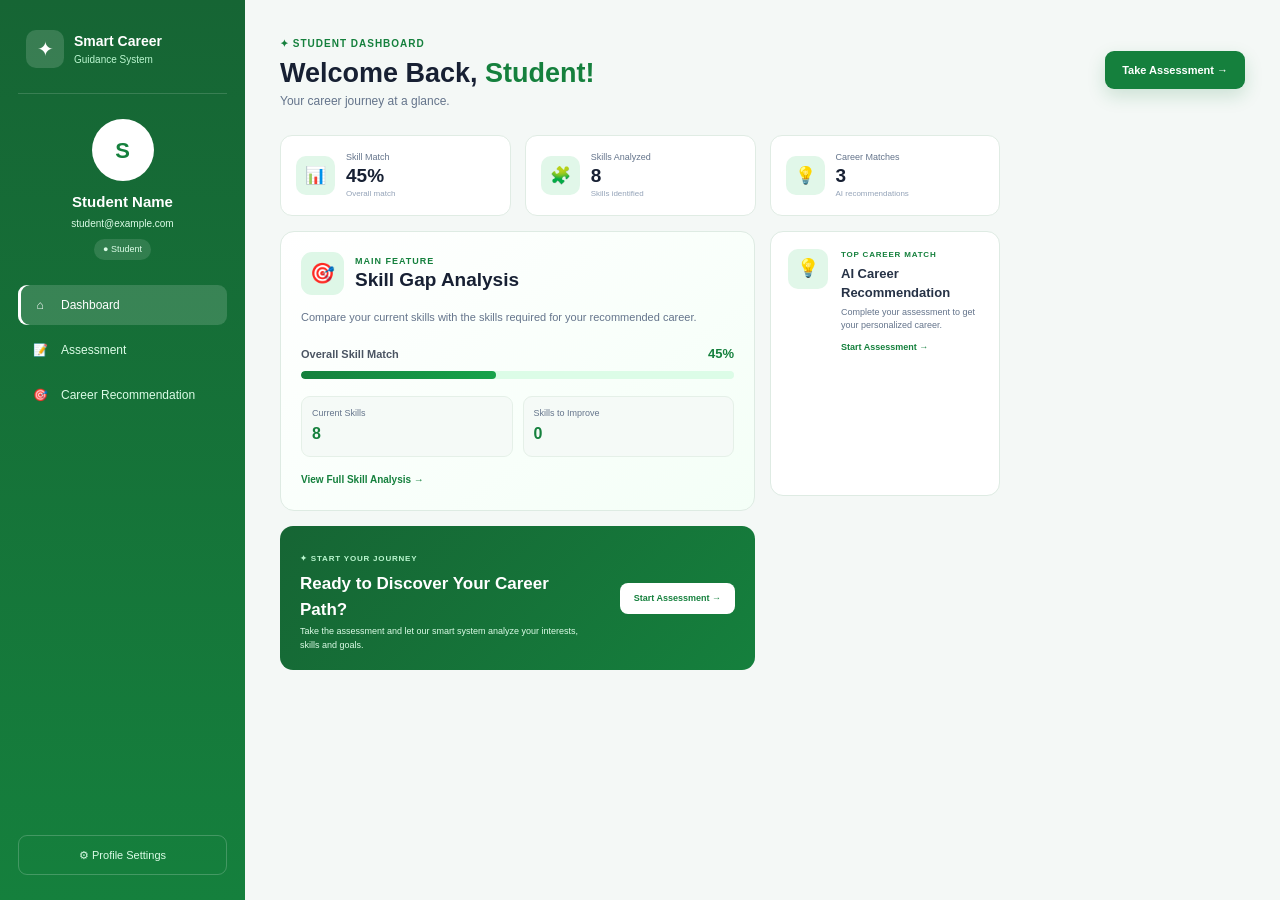
<file: pages/dashboard.html>
<!DOCTYPE html>
<html lang="en">

<head>

    <meta charset="UTF-8">

    <meta
        name="viewport"
        content="width=device-width, initial-scale=1.0"
    >

    <title>Student Dashboard | Smart Career Guidance System</title>

    <link
        rel="stylesheet"
        href="../css/style.css"
    >

</head>


<body>

<div class="dashboard-layout">


    <!-- =========================================
         LEFT SIDEBAR
    ========================================== -->

    <aside class="dashboard-sidebar">


        <div class="sidebar-logo">

            <div class="logo-icon">
                ✦
            </div>

            <div>
                <strong>Smart Career</strong>
                <span>Guidance System</span>
            </div>

        </div>



        <!-- PROFILE -->

        <div class="sidebar-profile">

            <div class="profile-avatar">
                S
            </div>

            <h3 id="dashboardUserName">
    Student Name
</h3>

<p id="dashboardUserEmail">
    student@example.com
</p>
            <span class="profile-status">
                ● Student
            </span>

        </div>



        <!-- NAVIGATION -->

        <nav class="sidebar-nav">

            <a
                href="dashboard.html"
                class="sidebar-nav-item active"
            >
                <span>⌂</span>
                Dashboard
            </a>


            <a
                href="assessment.html"
                class="sidebar-nav-item"
            >
                <span>📝</span>
                Assessment
            </a>


            <a
                href="recommendation.html"
                class="sidebar-nav-item"
            >
                <span>🎯</span>
                Career Recommendation
            </a>


        </nav>



        <!-- SIDEBAR BOTTOM -->

        <div class="sidebar-bottom">

            <a
    href="profile.html"
    class="sidebar-profile-btn"
>
    ⚙ Profile Settings
</a>

        </div>

    </aside>



    <!-- =========================================
         RIGHT DASHBOARD
    ========================================== -->

    <main class="dashboard-main">


        <!-- TOP HEADER -->

        <header class="dashboard-topbar">

            <div>

                <span class="welcome-label">
                    ✦ STUDENT DASHBOARD
                </span>

                <h1>
    Welcome Back, <span id="welcomeUserName">Student!</span>
</h1>
                <p>
                    Your career journey at a glance.
                </p>

            </div>


            <a
                href="assessment.html"
                class="assessment-btn"
            >
                Take Assessment →
            </a>

        </header>



        <!-- =====================================
             STATISTICS
        ====================================== -->

        <section class="stats-grid">


            <div class="stat-card">

                <div class="stat-icon">
                    📊
                </div>

                <div>
                    <span>Skill Match</span>
                    <strong id="dashboardSkillMatch">45%</strong>
                    <small>Overall match</small>
                </div>

            </div>


            <div class="stat-card">

                <div class="stat-icon">
                    🧩
                </div>

                <div>
                    <span>Skills Analyzed</span>
                    <strong>8</strong>
                    <small>Skills identified</small>
                </div>

            </div>


            <div class="stat-card">

                <div class="stat-icon">
                    💡
                </div>

                <div>
                    <span>Career Matches</span>
                    <strong>3</strong>
                    <small>AI recommendations</small>
                </div>

            </div>

        </section>



        <!-- =====================================
             MAIN TWO COLUMNS
        ====================================== -->

        <section class="main-cards-grid">


            <!-- =================================
                 SKILL GAP
            ================================== -->

            <article class="dashboard-card skill-card">


                <div class="card-header">

                    <div class="card-title-icon">
                        🎯
                    </div>

                    <div>

                        <span>
                            MAIN FEATURE
                        </span>

                        <h2>
                            Skill Gap Analysis
                        </h2>

                    </div>

                </div>


                <p class="card-description">
                    Compare your current skills with the
                    skills required for your recommended career.
                </p>


                <!-- MATCH -->

<div class="match-header">

    <strong>
        Overall Skill Match
    </strong>

    <span id="dashboardOverallMatch">
        45%
    </span>

</div>

               <div class="progress-track">

    <div
        id="dashboardProgressValue"
        class="progress-value"
        style="width:45%;"
    ></div>

</div>


                <!-- SKILLS SUMMARY -->

                <div class="skill-summary">
    <div>
        <span>Current Skills</span>
        <strong id="dashboardCurrentSkills">8</strong>
    </div>

    <div>
        <span>Skills to Improve</span>
        <strong id="dashboardSkillsToImprove">0</strong>
    </div>
</div>

                <a
                    href="recommendation.html"
                    class="card-link"
                >
                    View Full Skill Analysis →
                </a>

            </article>



           
        <!-- =====================================
             LOWER SUMMARY
        ====================================== -->

        <section class="lower-grid">


            <!-- CAREER -->

            <article class="mini-card">

                <div class="mini-card-icon">
                    💡
                </div>

                <div>

                    <span>
                        TOP CAREER MATCH
                    </span>

                    <h3>
                        AI Career Recommendation
                    </h3>

                    <p>
                        Complete your assessment to get
                        your personalized career.
                    </p>

                    <a href="assessment.html">
                        Start Assessment →
                    </a>

                </div>

            </article>

        </section>



        <!-- =====================================
             CTA
        ====================================== -->

        <section class="dashboard-cta">

            <div>

                <span>
                    ✦ START YOUR JOURNEY
                </span>

                <h2>
                    Ready to Discover Your Career Path?
                </h2>

                <p>
                    Take the assessment and let our smart system
                    analyze your interests, skills and goals.
                </p>

            </div>


            <a
                href="assessment.html"
                class="cta-btn"
            >
                Start Assessment →
            </a>

        </section>


    </main>

</div>


<script src="../js/script.js"></script>

</body>

</html>
</file>
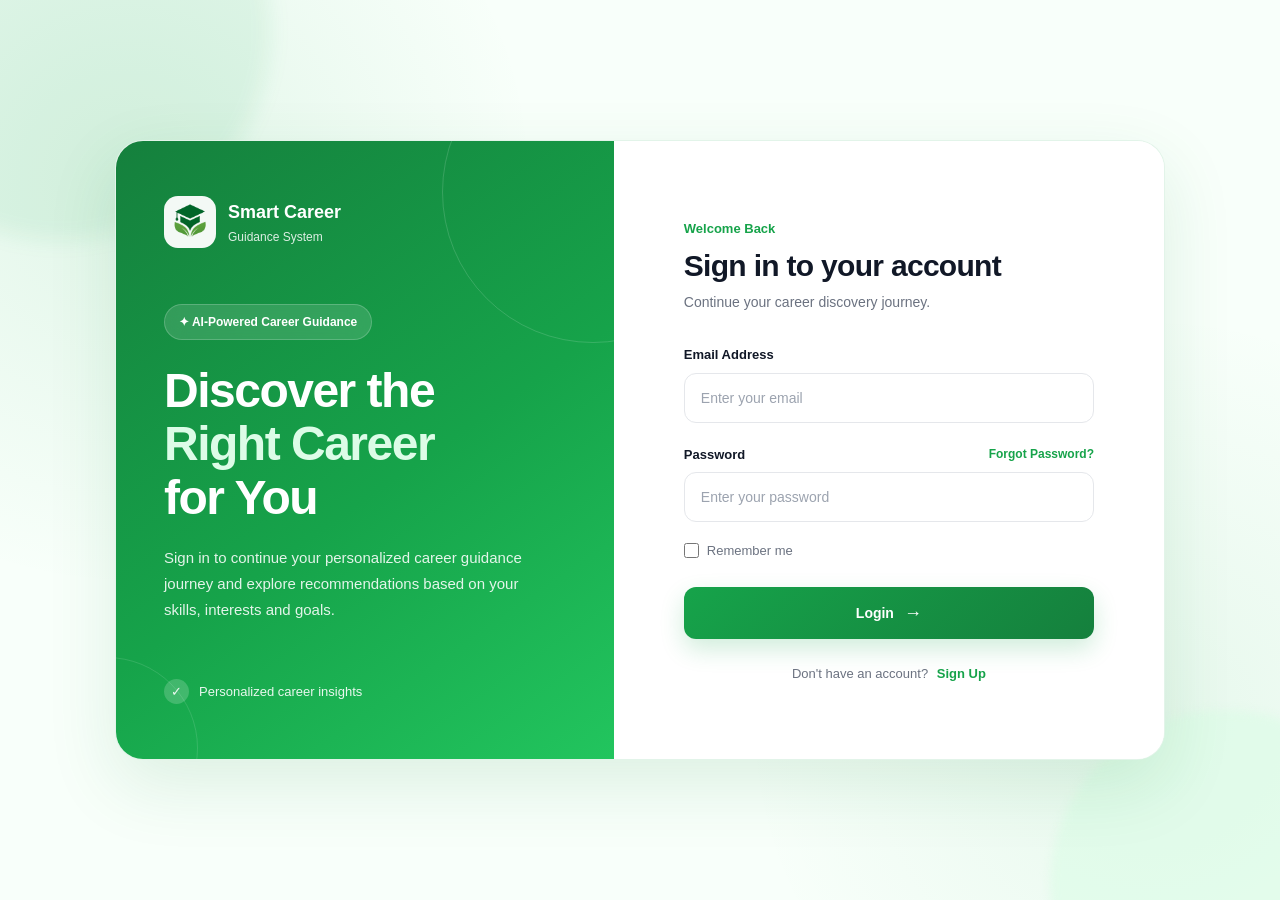
<file: pages/login.html>
<!DOCTYPE html>
<html lang="en">

<head>

    <!-- Character Encoding -->
    <meta charset="UTF-8">

    <!-- Responsive Design -->
    <meta name="viewport" content="width=device-width, initial-scale=1.0">

    <!-- Page Title -->
    <title>Login | Smart Career Guidance System</title>

    <!-- Main CSS -->
    <link rel="stylesheet" href="../css/style.css">

</head>


<body>


    <!-- =========================================
         LOGIN PAGE
    ========================================== -->

    <main class="auth-page">


        <!-- =====================================
             AUTHENTICATION CARD
        ====================================== -->

        <section class="auth-card">


            <!-- =================================
                 LEFT SIDE — BRAND / INTRODUCTION
            ================================== -->

            <div class="auth-intro">

                <div class="auth-brand">

                    <img
                        src="../images/logo.png"
                        alt="Smart Career Guidance System Logo"
                        class="auth-logo"
                    >

                    <div>

                        <span class="auth-brand-title">
                            Smart Career
                        </span>

                        <span class="auth-brand-subtitle">
                            Guidance System
                        </span>

                    </div>

                </div>


                <!-- Intro Content -->

                <div class="auth-intro-content">

                    <span class="auth-badge">
                        ✦ AI-Powered Career Guidance
                    </span>

                    <h1>
                        Discover the
                        <span>Right Career</span>
                        for You
                    </h1>

                    <p>
                        Sign in to continue your personalized
                        career guidance journey and explore
                        recommendations based on your skills,
                        interests and goals.
                    </p>

                </div>


                <!-- Small Feature -->

                <div class="auth-support">

                    <span class="auth-support-icon">
                        ✓
                    </span>

                    <span>
                        Personalized career insights
                    </span>

                </div>

            </div>



            <!-- =================================
                 RIGHT SIDE — LOGIN FORM
            ================================== -->

            <div class="auth-form-container">


                <!-- Form Heading -->

                <div class="auth-form-heading">

                    <span class="auth-form-badge">
                        Welcome Back
                    </span>

                    <h2>
                        Sign in to your account
                    </h2>

                    <p>
                        Continue your career discovery journey.
                    </p>

                </div>



                <!-- =================================
                     LOGIN FORM
                ================================== -->

                <form
                    class="auth-form"
                    id="loginForm"
                >


                    <!-- Email -->

                    <div class="form-group">

                        <label for="loginEmail">
                            Email Address
                        </label>

                        <input
                            type="email"
                            id="loginEmail"
                            name="email"
                            placeholder="Enter your email"
                            required
                        >

                    </div>



                    <!-- Password -->

                    <div class="form-group">

                        <div class="form-label-row">

                            <label for="loginPassword">
                                Password
                            </label>

                            <a
                                href="#"
                                class="forgot-password"
                            >
                                Forgot Password?
                            </a>

                        </div>

                        <input
                            type="password"
                            id="loginPassword"
                            name="password"
                            placeholder="Enter your password"
                            required
                        >

                    </div>



                    <!-- Remember Me -->

                    <div class="remember-row">

                        <label class="remember-label">

                            <input
                                type="checkbox"
                                id="rememberMe"
                            >

                            <span>
                                Remember me
                            </span>

                        </label>

                    </div>



                    <!-- Login Button -->

                    <button
                        type="submit"
                        class="auth-submit-btn"
                    >

                        <span>
                            Login
                        </span>

                        <span class="auth-arrow">
                            →
                        </span>

                    </button>


                </form>



                <!-- =================================
                     SIGN UP OPTION
                ================================== -->

                <div class="auth-switch">

                    <span>
                        Don't have an account?
                    </span>

                    <a href="signup.html">
                        Sign Up
                    </a>

                </div>


            </div>


        </section>


    </main>


    <!-- JavaScript -->
    <script src="../js/script.js"></script>

</body>

</html>
</file>
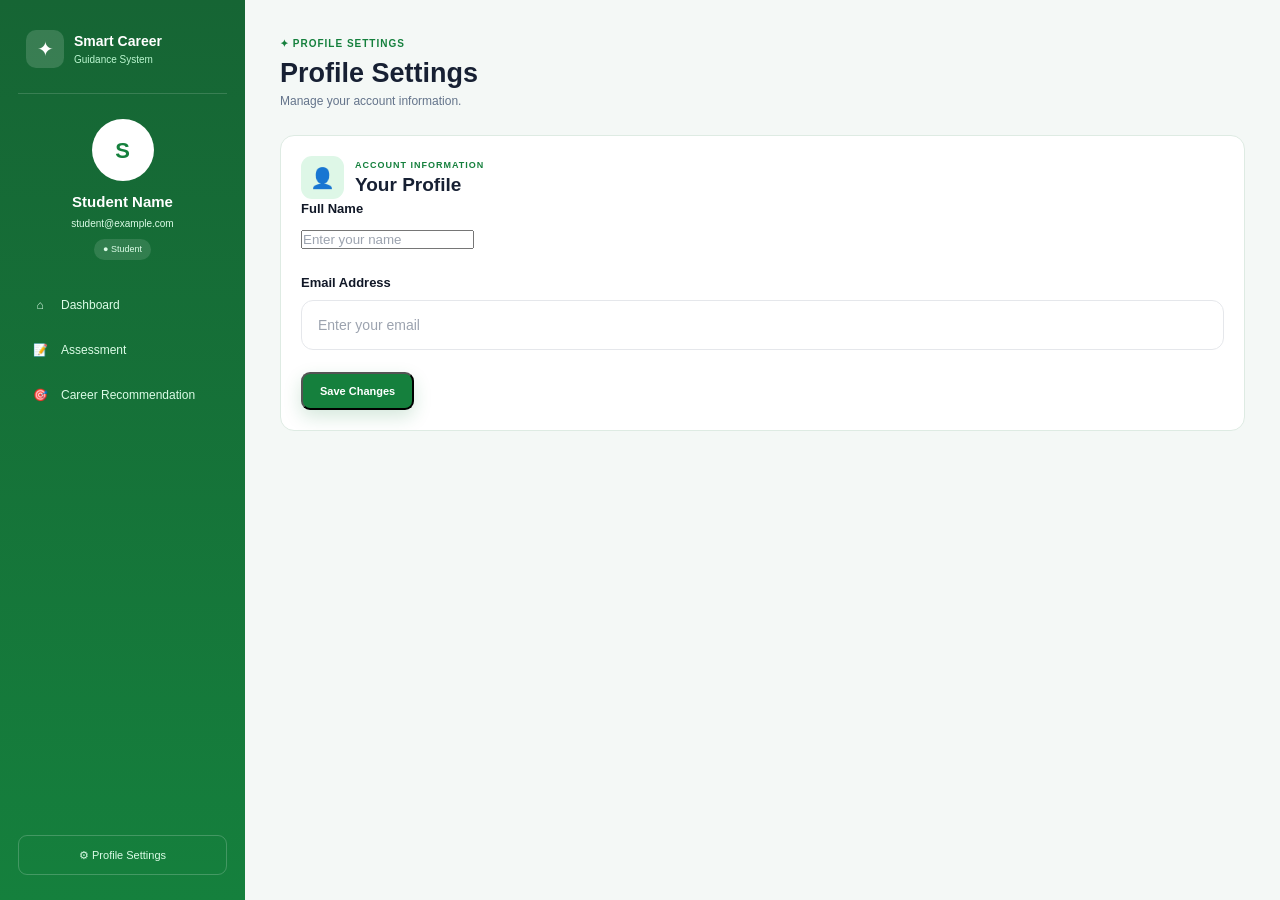
<file: pages/profile.html>
<!DOCTYPE html>
<html lang="en">

<head>

    <meta charset="UTF-8">

    <meta
        name="viewport"
        content="width=device-width, initial-scale=1.0"
    >

    <title>Profile Settings | Smart Career Guidance System</title>

    <link
        rel="stylesheet"
        href="../css/style.css"
    >

</head>


<body>

<div class="dashboard-layout">


    <!-- =========================================
         LEFT SIDEBAR
    ========================================== -->

    <aside class="dashboard-sidebar">

        <div class="sidebar-logo">

            <div class="logo-icon">
                ✦
            </div>

            <div>
                <strong>Smart Career</strong>
                <span>Guidance System</span>
            </div>

        </div>


        <!-- PROFILE -->

        <div class="sidebar-profile">

            <div class="profile-avatar">
                S
            </div>

            <h3 id="profileUserName">
                Student Name
            </h3>

            <p id="profileUserEmail">
                student@example.com
            </p>

            <span class="profile-status">
                ● Student
            </span>

        </div>


        <!-- NAVIGATION -->

        <nav class="sidebar-nav">

            <a
                href="dashboard.html"
                class="sidebar-nav-item"
            >
                <span>⌂</span>
                Dashboard
            </a>


            <a
                href="assessment.html"
                class="sidebar-nav-item"
            >
                <span>📝</span>
                Assessment
            </a>


            <a
                href="recommendation.html"
                class="sidebar-nav-item"
            >
                <span>🎯</span>
                Career Recommendation
            </a>

        </nav>


        <!-- SIDEBAR BOTTOM -->

        <div class="sidebar-bottom">

            <a
                href="profile.html"
                class="sidebar-profile-btn"
            >
                ⚙ Profile Settings
            </a>

        </div>

    </aside>


    <!-- =========================================
         MAIN PROFILE CONTENT
    ========================================== -->

    <main class="dashboard-main">


        <!-- TOP HEADER -->

        <header class="dashboard-topbar">

            <div>

                <span class="welcome-label">
                    ✦ PROFILE SETTINGS
                </span>

                <h1>
                    Profile Settings
                </h1>

                <p>
                    Manage your account information.
                </p>

            </div>

        </header>


        <!-- =====================================
             PROFILE CARD
        ====================================== -->

        <section class="dashboard-card">

            <div class="card-header">

                <div class="card-title-icon">
                    👤
                </div>

                <div>

                    <span>
                        ACCOUNT INFORMATION
                    </span>

                    <h2>
                        Your Profile
                    </h2>

                </div>

            </div>


            <div class="profile-settings-form">


                <!-- NAME -->

                <div class="form-group">

                    <label for="profileName">
                        Full Name
                    </label>

                    <input
                        type="text"
                        id="profileName"
                        placeholder="Enter your name"
                    >

                </div>


                <!-- EMAIL -->

                <div class="form-group">

                    <label for="profileEmail">
                        Email Address
                    </label>

                    <input
                        type="email"
                        id="profileEmail"
                        placeholder="Enter your email"
                        readonly
                    >

                </div>


                <!-- SAVE -->

                <button
                    type="button"
                    id="saveProfileBtn"
                    class="assessment-btn"
                >
                    Save Changes
                </button>


                <p id="profileMessage"></p>

            </div>

        </section>

    </main>

</div>


<script src="../js/script.js"></script>

</body>

</html>
</file>
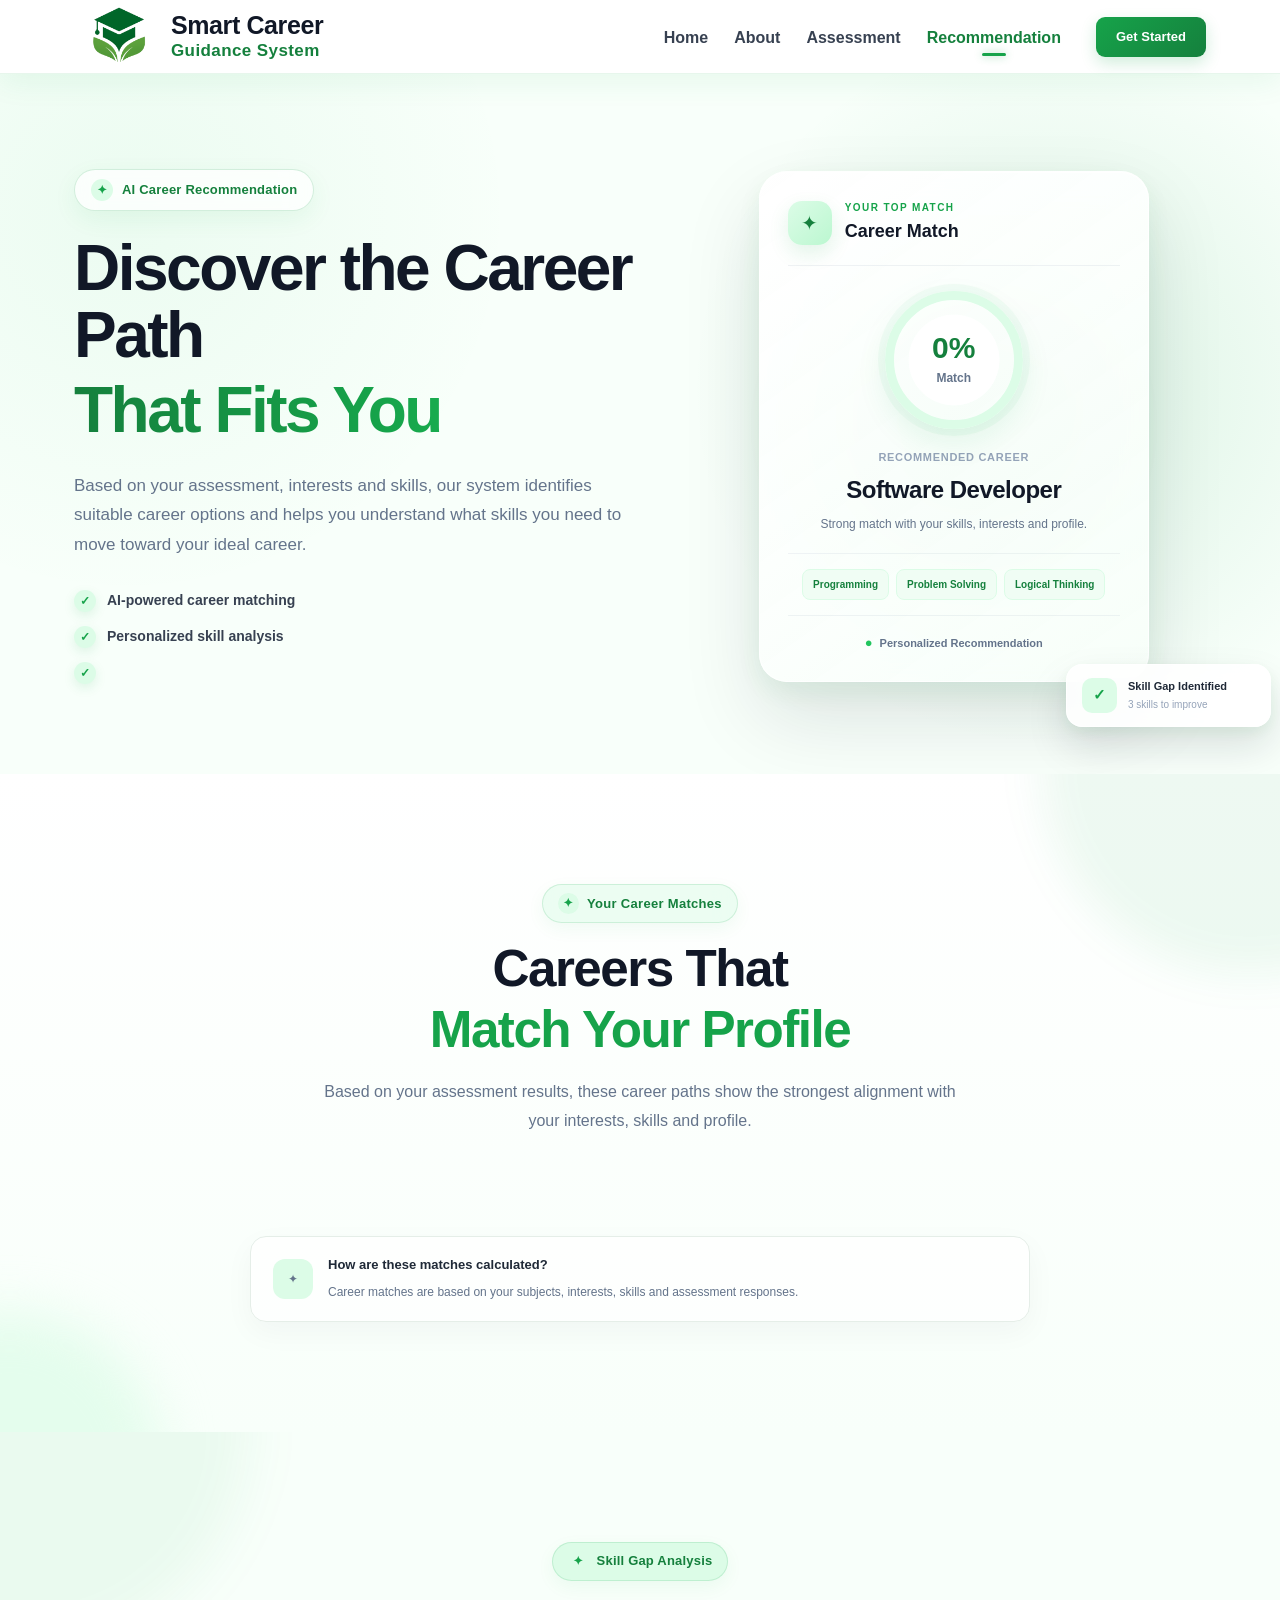
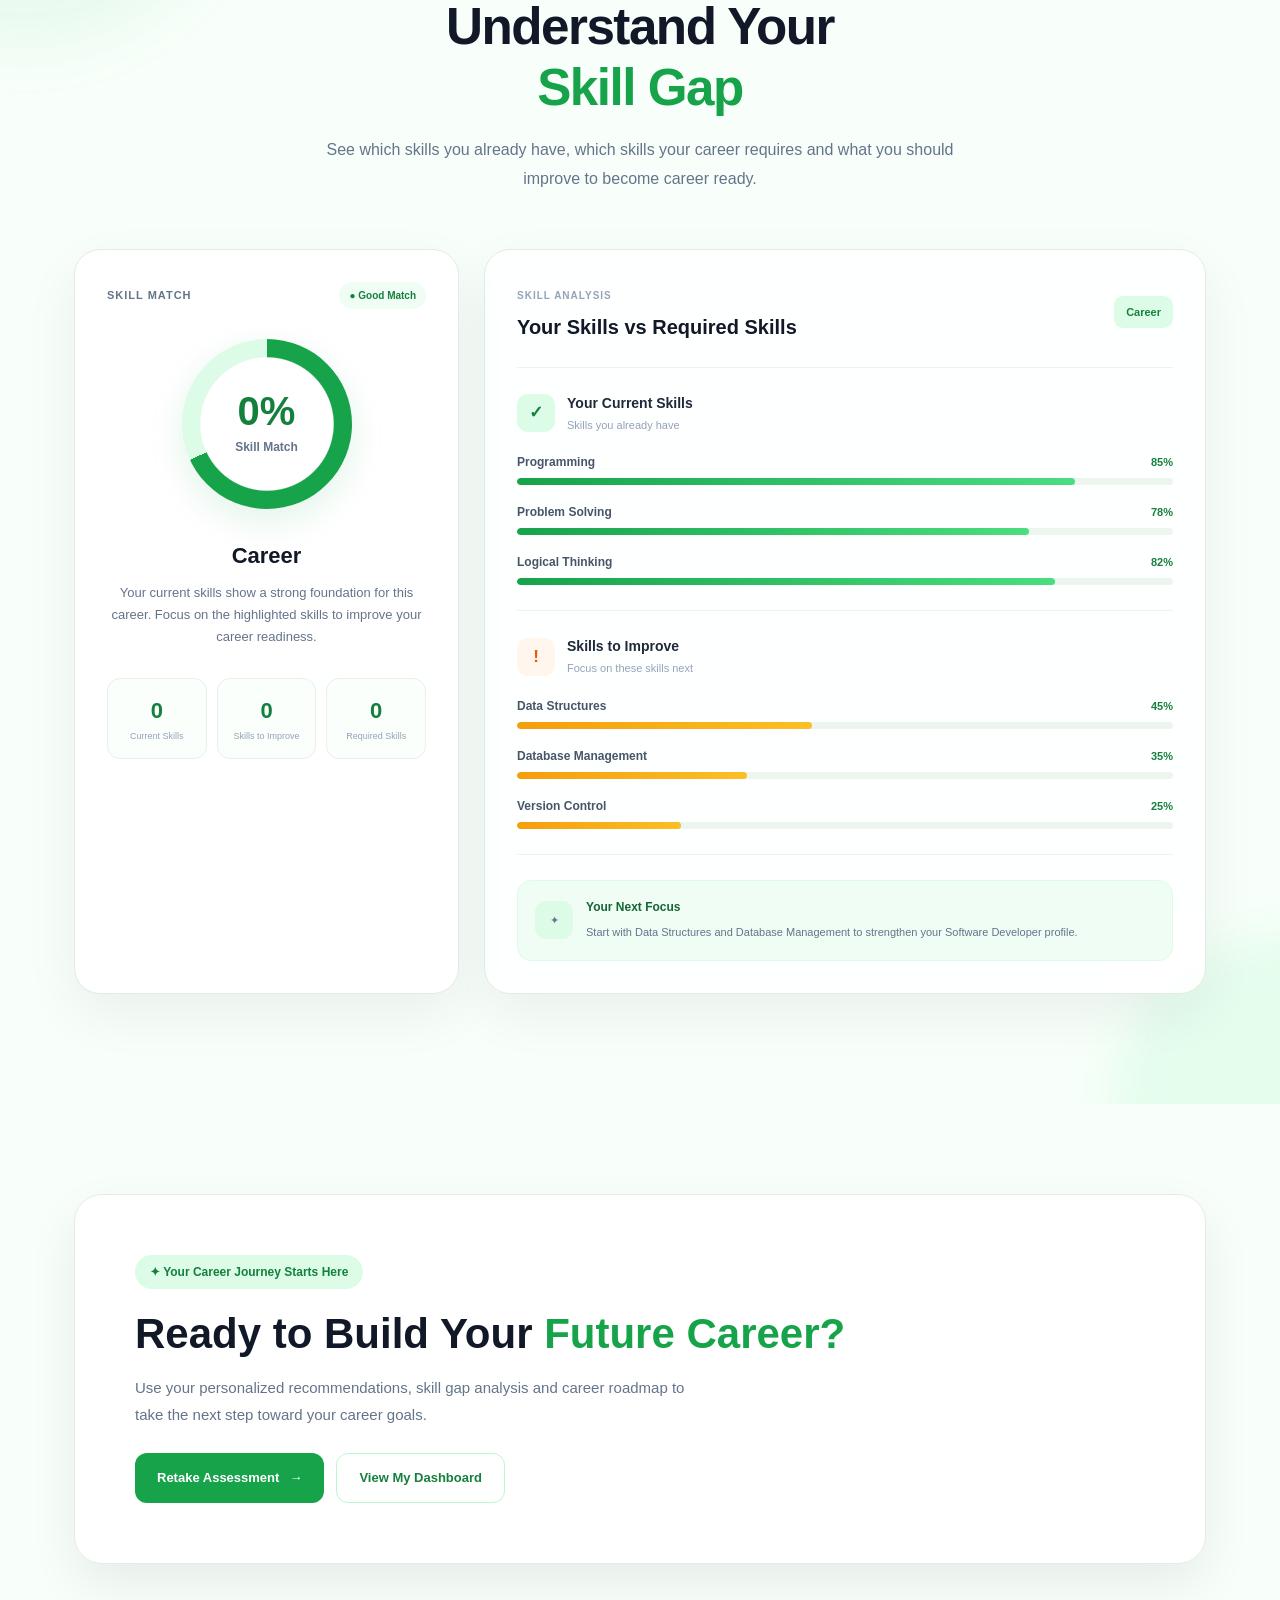
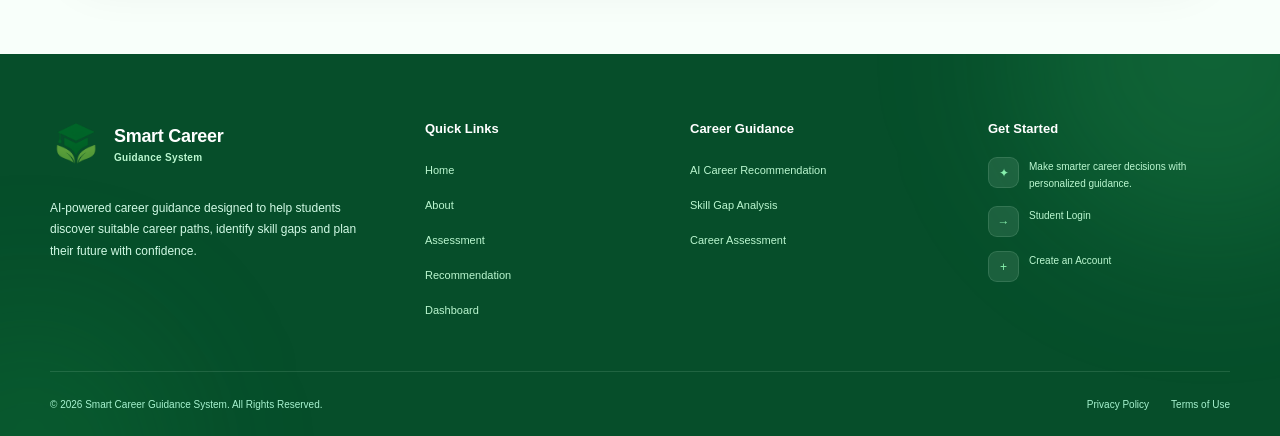
<file: pages/recommendation.html>
<!DOCTYPE html>
<html lang="en">

<head>

    <!-- Character Encoding -->
    <meta charset="UTF-8">

    <!-- Responsive Design -->
    <meta name="viewport" content="width=device-width, initial-scale=1.0">

    <!-- Website Title -->
    <title>Smart Career Guidance System</title>

    <!-- CSS File -->
    <link rel="stylesheet" href="/css/style.css">

</head>


<body>


    <!-- =========================================
         NAVBAR
    ========================================== -->

    <header class="navbar">

        <div class="container navbar-container">


            <!-- =================================
                 LOGO / BRAND
            ================================== -->

            <a href="index.html" class="brand">

                <!-- Logo Image -->
                <img
                    src="/images/logo.png"
                    alt="Smart Career Guidance System Logo"
                    class="logo-image"
                >

                <!-- Brand Text -->
                <div class="brand-text">

                    <span class="brand-title">
                        Smart Career
                    </span>

                    <span class="brand-subtitle">
                        Guidance System
                    </span>

                </div>

            </a>


            <!-- =================================
                 DESKTOP NAVIGATION
            ================================== -->

            <nav class="nav-menu" id="navMenu">

                <a href="/index.html" class="nav-link">
                    Home
                </a>

                <a href="about.html" class="nav-link">
                    About
                </a>

                <a href="assessment.html" class="nav-link">
                    Assessment
                </a>

                <a href="recommendation.html" class="nav-link active">
                    Recommendation
                </a>

               
            </nav>


            <!-- =================================
                 NAVBAR ACTION BUTTONS
            ================================== -->

         <div class="nav-actions">

    <a href="login.html" class="signup-btn">
        Get Started
    </a>

</div>

            <!-- =================================
                 MOBILE MENU BUTTON
            ================================== -->

            <button
                class="menu-toggle"
                id="menuToggle"
                aria-label="Open navigation menu"
                aria-expanded="false"
            >

                <span></span>
                <span></span>
                <span></span>

            </button>


        </div>

    </header>
    <!-- =========================================
     RECOMMENDATION HERO SECTION
========================================= -->

<section class="recommendation-hero">

    <div class="container recommendation-hero-container">

        <!-- =================================
             LEFT CONTENT
        ================================== -->

        <div class="recommendation-hero-content">

            <!-- Badge -->

            <span class="section-badge recommendation-badge">

                <span class="section-badge-icon">
                    ✦
                </span>

                AI Career Recommendation

            </span>


            <!-- Heading -->

            <h1 class="recommendation-hero-title">

                Discover the Career Path

                <span>
                    That Fits You
                </span>

            </h1>


            <!-- Description -->

            <p class="recommendation-hero-description">

                Based on your assessment, interests and skills,
                our system identifies suitable career options
                and helps you understand what skills you need
                to move toward your ideal career.

            </p>


            <!-- Quick Feature Points -->

            <div class="recommendation-hero-points">

                <div class="recommendation-point">

                    <span class="recommendation-point-icon">
                        ✓
                    </span>

                    <span>
                        AI-powered career matching
                    </span>

                </div>


                <div class="recommendation-point">

                    <span class="recommendation-point-icon">
                        ✓
                    </span>

                    <span>
                        Personalized skill analysis
                    </span>

                </div>


                <div class="recommendation-point">

                    <span class="recommendation-point-icon">
                        ✓
                    </span>

                </div>

            </div>

        </div>


        <!-- =================================
             RIGHT SIDE — AI MATCH CARD
        ================================== -->

        <div class="recommendation-hero-visual">

            <!-- Glow -->

            <div class="recommendation-glow"></div>


            <!-- Main Card -->

            <div class="recommendation-match-card">

                <!-- Card Header -->

                <div class="recommendation-match-header">

                    <div class="recommendation-match-icon">
                        ✦
                    </div>

                    <div>

                        <span>
                            YOUR TOP MATCH
                        </span>

                        <h3>
                            Career Match
                        </h3>

                    </div>

                </div>


                <!-- Match Circle -->

                <div class="recommendation-score">

                    <div class="recommendation-score-circle">

                        <strong id="heroMatchPercentage">
    92%
</strong>
                        <span>
                            Match
                        </span>

                    </div>

                </div>


                <!-- Career -->

                <div class="recommendation-career">

                    <span>
                        Recommended Career
                    </span>

                   <h2 id="heroRecommendedCareer">
    Software Developer
</h2>
                    <p>
                        Strong match with your skills,
                        interests and profile.
                    </p>

                </div>


                <!-- Mini Skills -->

                <div class="recommendation-mini-skills">

                    <span>
                        Programming
                    </span>

                    <span>
                        Problem Solving
                    </span>

                    <span>
                        Logical Thinking
                    </span>

                </div>


                <!-- Bottom Label -->

                <div class="recommendation-match-footer">

                    <span class="recommendation-status">
                        ●
                    </span>

                    <span>
                        Personalized Recommendation
                    </span>

                </div>

            </div>


            <!-- Floating Card -->

            <div class="recommendation-floating-card">

                <span class="recommendation-floating-icon">
                    ✓
                </span>

                <div>

                    <strong>
                        Skill Gap Identified
                    </strong>

                    <small>
                        3 skills to improve
                    </small>

                </div>

            </div>

        </div>

    </div>

</section>
<!-- =========================================
     SECTION 2 — RECOMMENDED CAREER PATHS
========================================= -->

<section class="career-matches-section">

    <div class="container">

        <!-- =====================================
             SECTION HEADING
        ====================================== -->

        <div class="career-matches-heading">

            <span class="section-badge">

                <span class="section-badge-icon">
                    ✦
                </span>

                Your Career Matches

            </span>


            <h2>

                Careers That

                <span>
                    Match Your Profile
                </span>

            </h2>


            <p>

                Based on your assessment results, these career
                paths show the strongest alignment with your
                interests, skills and profile.

            </p>

        </div>


        <!-- =====================================
             CAREER CARDS
        ====================================== -->

        <div
            class="career-matches-grid"
            id="careerMatchesGrid"
        >

            <!--
                Career cards will be generated
                automatically by recommendation.js
            -->

        </div>


        <!-- =====================================
             RESULT NOTE
        ====================================== -->

        <div class="career-match-note">

            <span class="career-match-note-icon">
                ✦
            </span>

            <div>

                <strong>
                    How are these matches calculated?
                </strong>

                <span>
                    Career matches are based on your subjects,
                    interests, skills and assessment responses.
                </span>

            </div>

        </div>

    </div>

</section>
<!-- =========================================
     SECTION 3 — SKILL GAP ANALYSIS
========================================= -->

<section class="skill-gap-section">

    <div class="container">

        <!-- =====================================
             SECTION HEADING
        ====================================== -->

        <div class="skill-gap-heading">

            <span class="section-badge">

                <span class="section-badge-icon">
                    ✦
                </span>

                Skill Gap Analysis

            </span>


            <h2>

                Understand Your

                <span>
                    Skill Gap
                </span>

            </h2>


            <p>

                See which skills you already have, which skills
                your career requires and what you should improve
                to become career ready.

            </p>

        </div>


        <!-- =====================================
             SKILL GAP DASHBOARD
        ====================================== -->

        <div class="skill-gap-dashboard">


            <!-- =================================
                 LEFT — MATCH SUMMARY
            ================================== -->

            <div class="skill-gap-summary">


                <div class="skill-gap-summary-top">

                    <span class="skill-gap-small-label">
                        SKILL MATCH
                    </span>

                    <span class="skill-gap-status">
                        ● Good Match
                    </span>

                </div>


                <!-- Match Circle -->

                <div class="skill-gap-score">

                    <div class="skill-gap-score-circle">

                        <strong id="skillGapMatchPercentage">
    0%
</strong>
                        <span>
                            Skill Match
                        </span>

                    </div>

                </div>


               <h3 id="skillGapCareer">
    Career
</h3>

                <p>

                    Your current skills show a strong foundation
                    for this career. Focus on the highlighted
                    skills to improve your career readiness.

                </p>


                <!-- Summary Stats -->

                <div class="skill-gap-stats">


                    <div class="skill-gap-stat">

                        <strong id="currentSkillsCount">
    0
</strong>

                        <span>
                            Current Skills
                        </span>

                    </div>


                    <div class="skill-gap-stat">

                        <strong id="improveSkillsCount">
    0
</strong>
                        <span>
                            Skills to Improve
                        </span>

                    </div>


                    <div class="skill-gap-stat">

                        <strong id="requiredSkillsCount">
    0
</strong>

                        <span>
                            Required Skills
                        </span>

                    </div>

                </div>

            </div>



            <!-- =================================
                 RIGHT — SKILL COMPARISON
            ================================== -->

            <div class="skill-gap-content">


                <div class="skill-gap-content-header">

                    <div>

                        <span>
                            SKILL ANALYSIS
                        </span>

                        <h3>
                            Your Skills vs Required Skills
                        </h3>

                    </div>

                   <span
    class="skill-gap-career"
    id="skillGapCareerRight"
>
    Career
</span>

                </div>


                <!-- =================================
                     CURRENT SKILLS
                ================================== -->

                <div class="skill-category">

                    <div class="skill-category-title">

                        <span class="skill-category-icon">
                            ✓
                        </span>

                        <div>

                            <strong>
                                Your Current Skills
                            </strong>

                            <small>
                                Skills you already have
                            </small>

                        </div>

                    </div>


                    <div
    class="skill-bars"
    id="currentSkillsList">
                        <div class="skill-row">

                            <div class="skill-row-info">

                                <span>
                                    Programming
                                </span>

                                <strong>
                                    85%
                                </strong>

                            </div>

                            <div class="skill-progress">

                                <span
                                    style="width: 85%;">
                                </span>

                            </div>

                        </div>


                        <div class="skill-row">

                            <div class="skill-row-info">

                                <span>
                                    Problem Solving
                                </span>

                                <strong>
                                    78%
                                </strong>

                            </div>

                            <div class="skill-progress">

                                <span
                                    style="width: 78%;">
                                </span>

                            </div>

                        </div>


                        <div class="skill-row">

                            <div class="skill-row-info">

                                <span>
                                    Logical Thinking
                                </span>

                                <strong>
                                    82%
                                </strong>

                            </div>

                            <div class="skill-progress">

                                <span
                                    style="width: 82%;">
                                </span>

                            </div>

                        </div>

                    </div>

                </div>



                <!-- =================================
                     SKILLS TO IMPROVE
                ================================== -->

                <div class="skill-category skill-category-gap">

                    <div class="skill-category-title">

                        <span class="skill-category-icon gap-icon">
                            !
                        </span>

                        <div>

                            <strong>
                                Skills to Improve
                            </strong>

                            <small>
                                Focus on these skills next
                            </small>

                        </div>

                    </div>


                    <div
    class="skill-bars"
    id="improveSkillsList"
>


                        <div class="skill-row">

                            <div class="skill-row-info">

                                <span>
                                    Data Structures
                                </span>

                                <strong>
                                    45%
                                </strong>

                            </div>

                            <div class="skill-progress skill-gap-progress">

                                <span
                                    style="width: 45%;">
                                </span>

                            </div>

                        </div>


                        <div class="skill-row">

                            <div class="skill-row-info">

                                <span>
                                    Database Management
                                </span>

                                <strong>
                                    35%
                                </strong>

                            </div>

                            <div class="skill-progress skill-gap-progress">

                                <span
                                    style="width: 35%;">
                                </span>

                            </div>

                        </div>


                        <div class="skill-row">

                            <div class="skill-row-info">

                                <span>
                                    Version Control
                                </span>

                                <strong>
                                    25%
                                </strong>

                            </div>

                            <div class="skill-progress skill-gap-progress">

                                <span
                                    style="width: 25%;">
                                </span>

                            </div>

                        </div>

                    </div>

                </div>


                <!-- =================================
                     RECOMMENDATION
                ================================== -->

                <div class="skill-gap-tip">

                    <span class="skill-gap-tip-icon">
                        ✦
                    </span>

                    <div>

                        <strong>
                            Your Next Focus
                        </strong>
<span id="skillGapNextFocus">
            Start with Data Structures and Database Management
            to strengthen your Software Developer profile.
        </span>
                    </div>

                </div>

            </div>

        </div>

    </div>

</section>

<!-- =========================================
     SECTION 6 — RECOMMENDATION FINAL CTA
========================================= -->

<section class="recommendation-cta-section">

    <!-- Decorative Glows -->

    <div class="recommendation-cta-glow recommendation-cta-glow-one"></div>

    <div class="recommendation-cta-glow recommendation-cta-glow-two"></div>


    <div class="container">

        <div class="recommendation-cta-card">


            <!-- =================================
                 LEFT CONTENT
            ================================== -->

            <div class="recommendation-cta-content">


                <!-- Badge -->

                <span class="recommendation-cta-badge">

                    <span>
                        ✦
                    </span>

                    Your Career Journey Starts Here

                </span>


                <!-- Heading -->

                <h2>

                    Ready to Build Your

                    <span>
                        Future Career?
                    </span>

                </h2>


                <!-- Description -->

                <p>

                    Use your personalized recommendations,
                    skill gap analysis and career roadmap to
                    take the next step toward your career goals.

                </p>


                <!-- CTA Buttons -->

                <div class="recommendation-cta-buttons">


                    <!-- Primary -->

                    <a
                        href="assessment.html"
                        class="recommendation-cta-primary"
                    >

                        <span>
                            Retake Assessment
                        </span>

                        <span>
                            →
                        </span>

                    </a>


                    <!-- Secondary -->

                    <a
                        href="dashboard.html"
                        class="recommendation-cta-secondary"
                    >

                        View My Dashboard

                    </a>

                </div>

            </div>


</section>

<!-- =========================================================
     RECOMMENDATION PAGE FOOTER
========================================================= -->

<footer class="site-footer">

    <div class="container footer-main">

        <!-- BRAND -->
        <div class="footer-brand">

            <a href="../index.html" class="footer-brand-link">

                <img
                    src="../images/logo.png"
                    alt="Smart Career Guidance System Logo"
                    class="footer-brand-logo"
                >

                <div class="footer-brand-text">

                    <span class="footer-brand-title">
                        Smart Career
                    </span>

                    <span class="footer-brand-subtitle">
                        Guidance System
                    </span>

                </div>

            </a>

            <p class="footer-description">
                AI-powered career guidance designed to help
                students discover suitable career paths,
                identify skill gaps and plan their future
                with confidence.
            </p>

        </div>


        <!-- QUICK LINKS -->
        <div class="footer-column">

            <h3>Quick Links</h3>

            <ul>

                <li>
                    <a href="../index.html">
                        Home
                    </a>
                </li>

                <li>
                    <a href="about.html">
                        About
                    </a>
                </li>

                <li>
                    <a href="assessment.html">
                        Assessment
                    </a>
                </li>

                <li>
                    <a href="recommendation.html">
                        Recommendation
                    </a>
                </li>

                <li>
                    <a href="dashboard.html">
                        Dashboard
                    </a>
                </li>

            </ul>

        </div>


        <!-- CAREER FEATURES -->
        <div class="footer-column">

            <h3>Career Guidance</h3>

            <ul>

                <li>
                    <a href="recommendation.html">
                        AI Career Recommendation
                    </a>
                </li>

                <li>
                    <a href="recommendation.html">
                        Skill Gap Analysis
                    </a>
                </li>

                <li>
                    <a href="assessment.html">
                        Career Assessment
                    </a>
                </li>

            </ul>

        </div>


        <!-- GET STARTED -->
        <div class="footer-column">

            <h3>Get Started</h3>

            <div class="footer-contact-item">

                <div class="footer-contact-icon">
                    ✦
                </div>

                <span>
                    Make smarter career decisions
                    with personalized guidance.
                </span>

            </div>


            <div class="footer-contact-item">

                <div class="footer-contact-icon">
                    →
                </div>

                <span>
                    <a href="login.html">
                        Student Login
                    </a>
                </span>

            </div>


            <div class="footer-contact-item">

                <div class="footer-contact-icon">
                    +
                </div>

                <span>
                    <a href="signup.html">
                        Create an Account
                    </a>
                </span>

            </div>

        </div>

    </div>


    <!-- FOOTER BOTTOM -->

    <div class="container footer-bottom">

        <p class="footer-copyright">
            © 2026 Smart Career Guidance System.
            All Rights Reserved.
        </p>

        <div class="footer-bottom-links">

            <a href="#">
                Privacy Policy
            </a>

            <a href="#">
                Terms of Use
            </a>

        </div>

    </div>

</footer>
<!-- =========================================
     JAVASCRIPT
========================================= -->
<script src="/js/recommendation.js"></script>

</body>
</body>
</html>
</file>
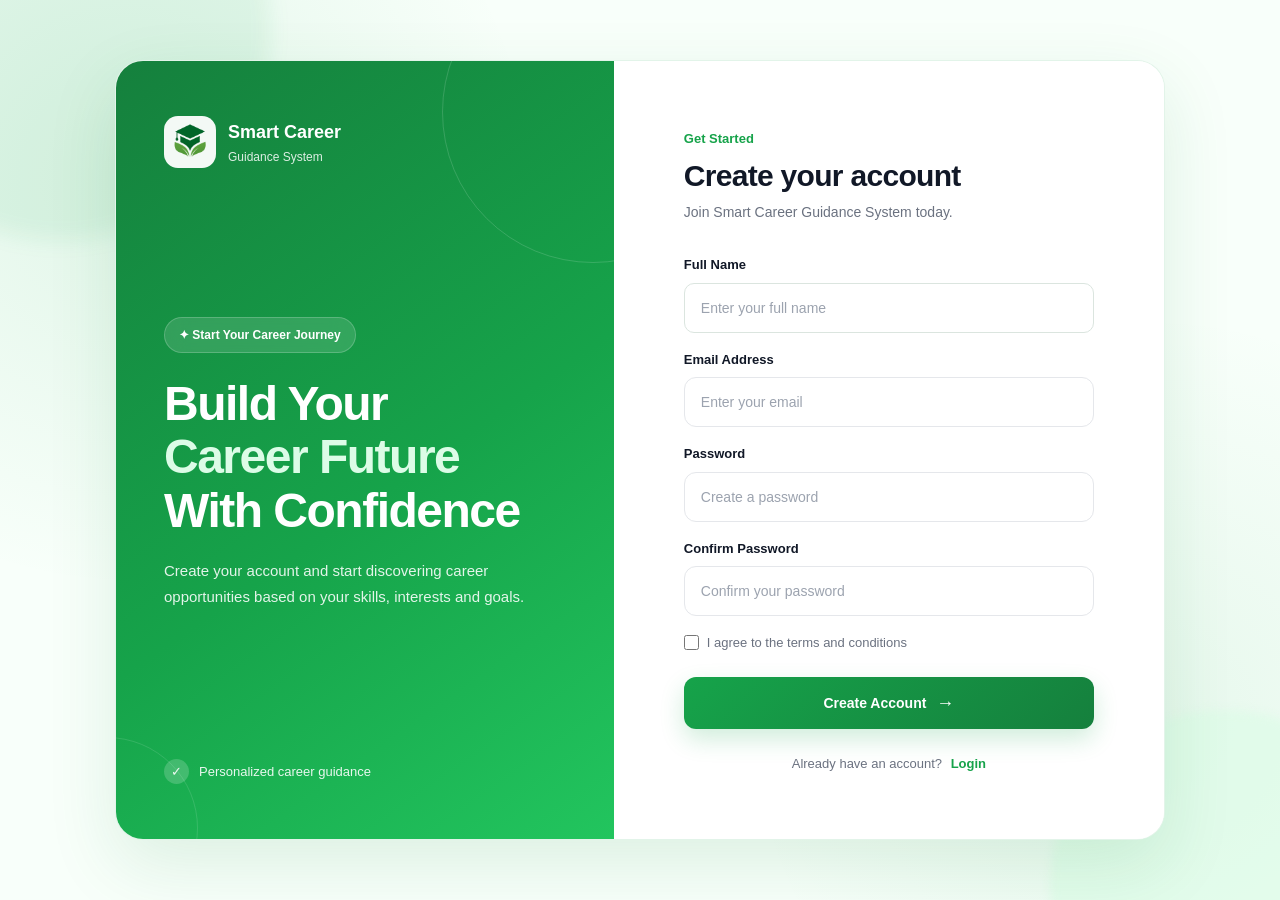
<file: pages/signup.html>
<!DOCTYPE html>
<html lang="en">

<head>

    <meta charset="UTF-8">

    <meta name="viewport"
          content="width=device-width, initial-scale=1.0">

    <title>Sign Up | Smart Career Guidance System</title>

    <link rel="stylesheet" href="../css/style.css">

</head>


<body>


    <!-- =========================================
         SIGN UP PAGE
    ========================================== -->

    <main class="auth-page">


        <!-- =====================================
             AUTHENTICATION CARD
        ====================================== -->

        <section class="auth-card">


            <!-- =================================
                 LEFT SIDE — INTRODUCTION
            ================================== -->

            <div class="auth-intro">


                <!-- Brand -->

                <div class="auth-brand">

                    <img
                        src="../images/logo.png"
                        alt="Smart Career Guidance System Logo"
                        class="auth-logo"
                    >

                    <div>

                        <span class="auth-brand-title">
                            Smart Career
                        </span>

                        <span class="auth-brand-subtitle">
                            Guidance System
                        </span>

                    </div>

                </div>


                <!-- Introduction -->

                <div class="auth-intro-content">

                    <span class="auth-badge">
                        ✦ Start Your Career Journey
                    </span>

                    <h1>
                        Build Your
                        <span>Career Future</span>
                        With Confidence
                    </h1>

                    <p>
                        Create your account and start discovering
                        career opportunities based on your skills,
                        interests and goals.
                    </p>

                </div>


                <!-- Support -->

                <div class="auth-support">

                    <span class="auth-support-icon">
                        ✓
                    </span>

                    <span>
                        Personalized career guidance
                    </span>

                </div>


            </div>



            <!-- =================================
                 RIGHT SIDE — SIGN UP FORM
            ================================== -->

            <div class="auth-form-container">


                <!-- Heading -->

                <div class="auth-form-heading">

                    <span class="auth-form-badge">
                        Get Started
                    </span>

                    <h2>
                        Create your account
                    </h2>

                    <p>
                        Join Smart Career Guidance System today.
                    </p>

                </div>



                <!-- =================================
                     SIGN UP FORM
                ================================== -->

                <form
                    class="auth-form"
                    id="signupForm"
                >


                    <!-- Full Name -->

                    <div class="form-group">

                        <label for="signupName">
                            Full Name
                        </label>

                        <input
                            type="text"
                            id="signupName"
                            name="name"
                            placeholder="Enter your full name"
                            required
                        >

                    </div>



                    <!-- Email -->

                    <div class="form-group">

                        <label for="signupEmail">
                            Email Address
                        </label>

                        <input
                            type="email"
                            id="signupEmail"
                            name="email"
                            placeholder="Enter your email"
                            required
                        >

                    </div>



                    <!-- Password -->

                    <div class="form-group">

                        <label for="signupPassword">
                            Password
                        </label>

                        <input
                            type="password"
                            id="signupPassword"
                            name="password"
                            placeholder="Create a password"
                            required
                        >

                    </div>



                    <!-- Confirm Password -->

                    <div class="form-group">

                        <label for="confirmPassword">
                            Confirm Password
                        </label>

                        <input
                            type="password"
                            id="confirmPassword"
                            name="confirm_password"
                            placeholder="Confirm your password"
                            required
                        >

                    </div>



                    <!-- Terms -->

                    <div class="remember-row">

                        <label class="remember-label">

                            <input
                                type="checkbox"
                                id="terms"
                                required
                            >

                            <span>
                                I agree to the terms and conditions
                            </span>

                        </label>

                    </div>



                    <!-- Create Account Button -->

                    <button
                        type="submit"
                        class="auth-submit-btn"
                    >

                        <span>
                            Create Account
                        </span>

                        <span class="auth-arrow">
                            →
                        </span>

                    </button>


                </form>



                <!-- =================================
                     LOGIN OPTION
                ================================== -->

                <div class="auth-switch">

                    <span>
                        Already have an account?
                    </span>

                    <a href="login.html">
                        Login
                    </a>

                </div>


            </div>


        </section>


    </main>


    <!-- JavaScript -->

    <script src="../js/script.js"></script>

</body>

</html>
</file>
<file: css/style.css>
/* =========================================
   GLOBAL RESET
========================================= */

* {
    margin: 0;
    padding: 0;
    box-sizing: border-box;
}


/* =========================================
   BODY
========================================= */

body {
    font-family: Arial, Helvetica, sans-serif;
    background: #F8FFFA;
    color: #111827;
}


/* =========================================
   CONTAINER
========================================= */

.container {
    width: 100%;
    max-width: 1180px;
    margin: 0 auto;
    padding: 0 24px;
}


/* =========================================
   NAVBAR
========================================= */

.navbar {
    position: sticky;
    top: 0;
    z-index: 1000;

    width: 100%;

    background: rgba(255, 255, 255, 0.94);

    backdrop-filter: blur(20px);
    -webkit-backdrop-filter: blur(20px);

    border-bottom: 1px solid rgba(22, 163, 74, 0.10);

   box-shadow:
        0 8px 30px rgba(22, 163, 74, 0.08);

    transition: all 0.3s ease;
}


/* =========================================
   NAVBAR CONTAINER
========================================= */

.navbar-container {
    min-height: 68px;

    display: flex;
    align-items: center;

    gap: 20px;
}


/* =========================================
   BRAND / LOGO
========================================= */

.brand {
    display: flex;
    align-items: center;
    gap: 7px;

    text-decoration: none;

    flex-shrink: 0;

    margin-right: 35px;
}

/* Logo Image */

.logo-image {
    width: 90px;
    height: 70px;

    object-fit: contain;
    display: block;
}


/* Brand Text */

.brand-text {
    display: flex;
    flex-direction: column;

    line-height: 1.1;
}


/* Smart Career */

.brand-title {
    font-size: 25px;
    font-weight: 700;
    color: #111827;

    letter-spacing: -0.4px;
}

.brand-subtitle {
    margin-top: 3px;

    font-size: 17px;
    font-weight: 600;

    color: #15803D;

    letter-spacing: 0.4px;
}


/* =========================================
   NAVIGATION MENU
========================================= */

.nav-menu {
    display: flex;
    align-items: center;

    gap: 26px;

    margin-left: auto;
    margin-right: 15px;
}

/* Navigation Links */

.nav-link {
    position: relative;

    display: inline-flex;
    align-items: center;

    padding: 26px 0 23px;

    color: #374151;

    text-decoration: none;

    font-size: 16px;
    font-weight: 600;

    white-space: nowrap;

    transition:
        color 0.3s ease,
        transform 0.3s ease;
}


/* =========================================
   NAVBAR HOVER
========================================= */

.nav-link:hover {
    color: #16A34A;

    transform: translateY(-1px);
}


/* =========================================
   ACTIVE NAVIGATION
========================================= */

.nav-link.active {
    color: #15803D;
}


/* Active Green Line */

.nav-link.active::after {
    content: "";

    position: absolute;

    left: 50%;
    bottom: 17px;

    width: 24px;
    height: 3px;

    transform: translateX(-50%);

    background: #16A34A;

    border-radius: 20px;

    box-shadow:
        0 0 8px rgba(22, 163, 74, 0.45);
}


/* =========================================
   NAVIGATION HOVER LINE
========================================= */

.nav-link::before {
    content: "";

    position: absolute;

    left: 50%;
    bottom: 17px;

    width: 0;
    height: 3px;

    transform: translateX(-50%);

    background: #16A34A;

    border-radius: 20px;

    transition: width 0.3s ease;

    opacity: 0;
}


/* Hover line */

.nav-link:hover::before {
    width: 24px;

    opacity: 1;
}


/* =========================================
   NAV ACTIONS
========================================= */

.nav-actions {
    display: flex;
    align-items: center;

    gap: 10px;

    flex-shrink: 0;
}


/* =========================================
   LOGIN BUTTON
========================================= */

.login-btn {
    display: inline-flex;
    align-items: center;
    justify-content: center;

    min-width: 76px;
    height: 40px;

    padding: 0 18px;

    border: 1px solid rgba(21, 128, 61, 0.35);

    border-radius: 9px;

    background: #FFFFFF;

    color: #15803D;

    text-decoration: none;

    font-size: 13px;
    font-weight: 600;

    transition:
        all 0.3s ease;
}


/* Login Hover */

.login-btn:hover {
    background: #DCFCE7;

    border-color: #16A34A;

    transform: translateY(-2px);

    box-shadow:
        0 6px 18px rgba(22, 163, 74, 0.12);
}


/* =========================================
   GET STARTED BUTTON
========================================= */

.signup-btn {
    display: inline-flex;
    align-items: center;
    justify-content: center;

    min-width: 105px;
    height: 40px;

    padding: 0 20px;

    border-radius: 9px;

    background: linear-gradient(
        135deg,
        #16A34A,
        #15803D
    );

    color: #FFFFFF;

    text-decoration: none;

    font-size: 13px;
    font-weight: 600;

    box-shadow:
        0 6px 16px rgba(22, 163, 74, 0.20);

    transition: all 0.3s ease;
}

.signup-btn:hover {
    transform: translateY(-2px);

    box-shadow:
        0 8px 24px rgba(22, 163, 74, 0.32);
}


/* Get Started Hover */

.signup-btn:hover {
    background: #15803D;

    transform: translateY(-2px);

    box-shadow:
        0 10px 25px rgba(22, 163, 74, 0.28);
}


/* =========================================
   MOBILE MENU BUTTON
========================================= */

.menu-toggle {
    display: none;

    width: 42px;
    height: 42px;

    border: none;

    background: #DCFCE7;

    border-radius: 10px;

    cursor: pointer;

    flex-direction: column;
    align-items: center;
    justify-content: center;

    gap: 5px;
}


/* Hamburger Lines */

.menu-toggle span {
    width: 20px;
    height: 2px;

    background: #15803D;

    border-radius: 5px;

    transition: all 0.3s ease;
}


/* =========================================
   RESPONSIVE NAVBAR
========================================= */

@media (max-width: 1100px) {

    .nav-menu {
        gap: 20px;
        margin-right: 10px;
    }

    .nav-link {
        font-size: 12px;
    }

}


/* =========================================
   TABLET
========================================= */

@media (max-width: 900px) {

    .nav-menu,
    .nav-actions {
        display: none;
    }

    .menu-toggle {
        display: flex;
    }

}


/* =========================================
   MOBILE
========================================= */

@media (max-width: 600px) {

    .container {
        padding: 0 18px;
    }

    .navbar-container {
        min-height: 68px;
    }

    .logo-image {
        width: 38px;
        height: 38px;
    }

    .brand-title {
        font-size: 15px;
    }

    .brand-subtitle {
        font-size: 9px;
    }

}
/* =========================================
   HERO SECTION
========================================= */

/* -----------------------------------------
   HERO COLOR VARIABLES
----------------------------------------- */

:root {
    --primary-green: #16A34A;
    --dark-green: #15803D;
    --light-green: #DCFCE7;
    --hero-background: #F8FFFA;
    --dark-text: #111827;
    --muted-text: #4B5563;
    --white: #FFFFFF;
}


/* -----------------------------------------
   HERO MAIN SECTION
----------------------------------------- */

.hero-section {
    position: relative;

    min-height: calc(100vh - 90px);

    display: flex;
    align-items: center;

    overflow: hidden;

    background:
        radial-gradient(
            circle at 78% 45%,
            rgba(220, 252, 231, 0.75) 0%,
            rgba(220, 252, 231, 0.25) 28%,
            transparent 55%
        ),
        linear-gradient(
            135deg,
            #FFFFFF 0%,
            #F8FFFA 55%,
            #F1FCF4 100%
        );
        padding-bottom: 50px;

    isolation: isolate;
}


/* -----------------------------------------
   HERO CONTAINER
----------------------------------------- */

.hero-container {
    position: relative;
    z-index: 5;

    min-height: calc(100vh - 68px);

    display: grid;

    grid-template-columns:
        minmax(0, 0.92fr)
        minmax(0, 1.08fr);

    align-items: center;

    gap: 35px;

    padding-top: 35px;
    padding-bottom: 35px;
}


/* =========================================
   BACKGROUND DECORATIONS
========================================= */

/* Large blurred green circle */

.hero-bg-circle {
    position: absolute;

    border-radius: 50%;

    pointer-events: none;

    z-index: -1;

    filter: blur(2px);
}


/* First circle */

.hero-bg-circle-one {
    width: 430px;
    height: 430px;

    top: -180px;
    right: -110px;

    background:
        radial-gradient(
            circle,
            rgba(22, 163, 74, 0.10) 0%,
            rgba(22, 163, 74, 0.04) 48%,
            transparent 72%
        );
}


/* Second circle */

.hero-bg-circle-two {
    width: 300px;
    height: 300px;

    bottom: -170px;
    left: -120px;

    background:
        radial-gradient(
            circle,
            rgba(22, 163, 74, 0.07) 0%,
            rgba(22, 163, 74, 0.025) 50%,
            transparent 72%
        );
}


/* -----------------------------------------
   DECORATIVE DOT PATTERN
----------------------------------------- */

.hero-dots {
    position: absolute;

    width: 90px;
    height: 90px;

    z-index: -1;

    opacity: 0.35;

    background-image:
        radial-gradient(
            rgba(22, 163, 74, 0.30) 1.3px,
            transparent 1.3px
        );

    background-size: 14px 14px;

    pointer-events: none;
}


/* Top-right dots */

.hero-dots-one {
    top: 95px;
    right: 42%;

    transform: rotate(10deg);
}


/* Bottom-left dots */

.hero-dots-two {
    bottom: 60px;
    left: 5%;

    transform: rotate(-8deg);

    opacity: 0.22;
}


/* =========================================
   HERO LEFT CONTENT
========================================= */

.hero-content {
    position: relative;

    z-index: 10;

    max-width: 560px;

    padding-left: 5px;
}


/* =========================================
   PREMIUM BADGE
========================================= */

.hero-badge {
    display: inline-flex;

    align-items: center;

    gap: 8px;

    margin-bottom: 18px;

    padding: 8px 14px;

    border: 1px solid rgba(22, 163, 74, 0.16);

    border-radius: 50px;

    background: rgba(255, 255, 255, 0.72);

    color: var(--dark-green);

    font-size: 12px;

    font-weight: 700;

    letter-spacing: 0.2px;

    box-shadow:
        0 6px 20px rgba(22, 163, 74, 0.06);

    backdrop-filter: blur(10px);
    -webkit-backdrop-filter: blur(10px);

    animation: heroFadeUp 0.7s ease both;
}


/* Badge icon */

.badge-icon {
    width: 22px;
    height: 22px;

    display: inline-flex;

    align-items: center;
    justify-content: center;

    border-radius: 50%;

    background: var(--light-green);

    color: var(--primary-green);

    font-size: 13px;
}


/* =========================================
   HERO HEADING
========================================= */

.hero-title {
    margin: 0;

    max-width: 550px;

    color: var(--dark-text);

    font-size: clamp(42px, 4.5vw, 64px);

    line-height: 1.04;

    font-weight: 800;

    letter-spacing: -2.5px;

    animation:
        heroFadeUp 0.8s ease 0.08s both;
}


/* Green heading line */

.hero-highlight {
    display: block;

    margin-top: 5px;

    color: var(--primary-green);

    background:
        linear-gradient(
            135deg,
            #15803D,
            #16A34A
        );

    -webkit-background-clip: text;
    background-clip: text;

    -webkit-text-fill-color: transparent;
}


/* =========================================
   HERO DESCRIPTION
========================================= */

.hero-description {
    max-width: 490px;

    margin-top: 22px;
    margin-bottom: 0;

    color: var(--muted-text);

    font-size: 15px;

    line-height: 1.75;

    font-weight: 400;

    animation:
        heroFadeUp 0.8s ease 0.16s both;
}


/* =========================================
   HERO BUTTONS
========================================= */

.hero-buttons {
    display: flex;

    align-items: center;

    gap: 13px;

    margin-top: 28px;

    animation:
        heroFadeUp 0.8s ease 0.24s both;
}


/* -----------------------------------------
   PRIMARY BUTTON
----------------------------------------- */

.hero-primary-btn {
    min-height: 48px;

    display: inline-flex;

    align-items: center;
    justify-content: center;

    gap: 12px;

    padding: 0 20px;

    border-radius: 10px;

    background:
        linear-gradient(
            135deg,
            #16A34A,
            #15803D
        );

    color: #FFFFFF;

    text-decoration: none;

    font-size: 13px;

    font-weight: 700;

    box-shadow:
        0 8px 22px rgba(22, 163, 74, 0.20);

    transition:
        transform 0.3s ease,
        box-shadow 0.3s ease,
        background 0.3s ease;
}


/* Primary hover */

.hero-primary-btn:hover {
    transform: translateY(-3px);

    box-shadow:
        0 13px 30px rgba(22, 163, 74, 0.30);

    background:
        linear-gradient(
            135deg,
            #15803D,
            #166534
        );
}


/* Arrow */

.button-arrow {
    font-size: 18px;

    line-height: 1;

    transition:
        transform 0.3s ease;
}


/* Arrow movement */

.hero-primary-btn:hover .button-arrow {
    transform: translateX(4px);
}



/* =========================================
   TRUST / SUPPORT AREA
========================================= */

.hero-trust {
    display: flex;

    align-items: center;

    gap: 12px;

    margin-top: 25px;

    animation:
        heroFadeUp 0.8s ease 0.32s both;
}


/* -----------------------------------------
   TRUST AVATARS
----------------------------------------- */

.trust-avatars {
    display: flex;

    align-items: center;
}


/* Individual avatar */

.trust-avatar {
    width: 30px;
    height: 30px;

    display: flex;

    align-items: center;
    justify-content: center;

    margin-left: -6px;

    border: 2px solid #FFFFFF;

    border-radius: 50%;

    background:
        linear-gradient(
            135deg,
            #DCFCE7,
            #BBF7D0
        );

    color: var(--dark-green);

    font-size: 10px;

    font-weight: 800;

    box-shadow:
        0 3px 10px rgba(22, 163, 74, 0.08);
}


/* First avatar */

.trust-avatar:first-child {
    margin-left: 0;
}


/* Different subtle tones */

.trust-avatar:nth-child(2) {
    background: #ECFDF5;
}

.trust-avatar:nth-child(3) {
    background: #F0FDF4;
}


/* -----------------------------------------
   TRUST TEXT
----------------------------------------- */

.trust-text {
    display: flex;

    flex-direction: column;

    gap: 2px;
}


.trust-text strong {
    color: #374151;

    font-size: 11px;

    font-weight: 700;
}


.trust-text span {
    color: #6B7280;

    font-size: 10px;

    line-height: 1.4;
}


/* =========================================
   HERO VISUAL
========================================= */
.hero-visual {
    position: relative;

    min-width: 0;

    min-height: 500px;

    display: flex;

    align-items: center;
    justify-content: center;

    margin-right: -45px;

    animation:
        heroImageReveal 0.9s ease 0.15s both;
}
/* =========================================
   IMAGE GLOW
========================================= */

.hero-image-glow {
    position: absolute;

    width: 400px;
    height: 400px;

    border-radius: 50%;

    background:
        radial-gradient(
            circle,
            rgba(22, 163, 74, 0.15) 0%,
            rgba(22, 163, 74, 0.07) 38%,
            rgba(22, 163, 74, 0.025) 58%,
            transparent 72%
        );

    filter: blur(10px);

    pointer-events: none;

    animation:
        softGlow 4s ease-in-out infinite;
}


/* =========================================
   IMAGE WRAPPER
========================================= */

.hero-image-wrapper {
    position: relative;

    width: 100%;

    display: flex;

    align-items: center;
    justify-content: center;

    z-index: 3;
}
/* =========================================
   HERO IMAGE
========================================= */

.hero-image {
    width: 115%;
    max-width: 680px;

    height: auto;

    max-height: 590px;

    object-fit: contain;

    display: block;

    filter:
        drop-shadow(
            0 20px 30px rgba(21, 128, 61, 0.10)
        );

    animation:
        heroFloat 5s ease-in-out infinite;
}
/* =========================================
   ANIMATIONS
========================================= */

/* Text entrance */

@keyframes heroFadeUp {

    from {
        opacity: 0;

        transform:
            translateY(18px);
    }

    to {
        opacity: 1;

        transform:
            translateY(0);
    }

}


/* Image entrance */

@keyframes heroImageReveal {

    from {
        opacity: 0;

        transform:
            translateX(30px);
    }

    to {
        opacity: 1;

        transform:
            translateX(0);
    }

}


/* Gentle image floating */

@keyframes heroFloat {

    0%,
    100% {
        transform:
            translateY(0);
    }

    50% {
        transform:
            translateY(-7px);
    }

}


/* Gentle glow */

@keyframes softGlow {

    0%,
    100% {
        transform: scale(0.96);

        opacity: 0.75;
    }

    50% {
        transform: scale(1.04);

        opacity: 1;
    }

}


/* =========================================
   TABLET RESPONSIVE
========================================= */

@media (max-width: 1000px) {

    .hero-container {
        grid-template-columns:
            minmax(0, 1fr)
            minmax(0, 0.9fr);

        gap: 20px;

        padding-top: 30px;
        padding-bottom: 30px;
    }


    .hero-title {
        font-size: clamp(40px, 5vw, 54px);
    }


    .hero-description {
        max-width: 440px;

        font-size: 14px;
    }


    .hero-visual {
        min-height: 420px;
    }


    .hero-image {
        max-width: 500px;
    }


    .hero-image-glow {
        width: 350px;
        height: 350px;
    }

}


/* =========================================
   SMALL TABLET
========================================= */

@media (max-width: 800px) {

    .hero-section {
        min-height: auto;
    }


    .hero-container {
        min-height: auto;

        grid-template-columns: 1fr;

        gap: 10px;

        padding-top: 55px;
        padding-bottom: 45px;
    }


    .hero-content {
        max-width: 650px;

        margin: 0 auto;

        text-align: center;

        padding-left: 0;
    }


    .hero-badge {
        margin-bottom: 16px;
    }


    .hero-title {
        max-width: 650px;

        margin: 0 auto;
    }


    .hero-description {
        margin-left: auto;
        margin-right: auto;
    }


    .hero-buttons {
        justify-content: center;
    }


    .hero-trust {
        justify-content: center;
    }


    .hero-visual {
        min-height: 400px;

        margin-top: 5px;
    }


    .hero-image-wrapper {
        width: min(100%, 540px);
    }

}


/* =========================================
   MOBILE
========================================= */

@media (max-width: 600px) {

    .hero-container {
        padding-top: 38px;
        padding-bottom: 35px;

        gap: 5px;
    }


    .hero-badge {
        padding: 7px 12px;

        font-size: 11px;
    }


    .badge-icon {
        width: 20px;
        height: 20px;

        font-size: 11px;
    }


    .hero-title {
        font-size: clamp(34px, 10vw, 44px);

        line-height: 1.08;

        letter-spacing: -1.5px;
    }


    .hero-highlight {
        margin-top: 4px;
    }


    .hero-description {
        max-width: 430px;

        margin-top: 17px;

        font-size: 13px;

        line-height: 1.65;
    }


    .hero-buttons {
        flex-direction: column;

        width: 100%;

        margin-top: 23px;

        gap: 10px;
    }


    .hero-primary-btn,
    .hero-secondary-btn {
        width: min(100%, 290px);
    }


    .hero-trust {
        margin-top: 22px;
    }


    .trust-text {
        text-align: left;
    }


    .hero-visual {
        min-height: 330px;

        margin-top: 0;
    }


    .hero-image-wrapper {
        width: 100%;
    }


    .hero-image {
        width: 100%;

        max-width: 430px;

        max-height: 400px;
    }


    .hero-image-glow {
        width: 280px;
        height: 280px;
    }


    .hero-dots-one {
        top: 80px;
        right: 5%;
    }


    .hero-dots-two {
        bottom: 30px;
        left: 3%;
    }

}


/* =========================================
   VERY SMALL MOBILE
========================================= */

@media (max-width: 380px) {

    .hero-title {
        font-size: 32px;

        letter-spacing: -1px;
    }


    .hero-description {
        font-size: 12.5px;
    }


    .hero-visual {
        min-height: 290px;
    }


    .hero-image {
        max-width: 360px;
    }

}
/* =========================================
   FEATURES SECTION
========================================= */

.features-section {
    position: relative;

    padding: 85px 5% 95px;

    background: #F8FFFA;
    padding: bottom 40px;

    overflow: hidden;

    isolation: isolate;
}


/* -----------------------------------------
   SOFT BACKGROUND GLOW
----------------------------------------- */

.features-section::before {
    content: "";

    position: absolute;

    width: 420px;
    height: 420px;

    top: -180px;
    left: -160px;

    border-radius: 50%;

    background: rgba(22, 163, 74, 0.055);

    filter: blur(10px);

    z-index: -1;

    pointer-events: none;
}


.features-section::after {
    content: "";

    position: absolute;

    width: 360px;
    height: 360px;

    right: -170px;
    bottom: -170px;

    border-radius: 50%;

    background: rgba(22, 163, 74, 0.045);

    filter: blur(12px);

    z-index: -1;

    pointer-events: none;
}


/* =========================================
   SECTION HEADING
========================================= */

.features-heading {
    max-width: 720px;

    margin: 0 auto 52px;

    text-align: center;
}


/* -----------------------------------------
   SECTION BADGE
----------------------------------------- */

.section-badge {
    display: inline-flex;

    align-items: center;

    gap: 7px;

    padding: 8px 14px;

    border: 1px solid rgba(22, 163, 74, 0.14);

    border-radius: 50px;

    background: rgba(255, 255, 255, 0.78);

    color: #15803D;

    font-size: 11px;

    font-weight: 700;

    letter-spacing: 0.2px;

    box-shadow:
        0 6px 18px rgba(22, 163, 74, 0.06);

    backdrop-filter: blur(10px);
    -webkit-backdrop-filter: blur(10px);
}


/* Badge icon */

.section-badge-icon {
    width: 21px;
    height: 21px;

    display: inline-flex;

    align-items: center;
    justify-content: center;

    border-radius: 50%;

    background: #DCFCE7;

    color: #16A34A;

    font-size: 12px;
}


/* -----------------------------------------
   MAIN HEADING
----------------------------------------- */

.features-heading h2 {
    margin: 17px 0 0;

    color: #111827;

    font-size: clamp(32px, 4vw, 48px);

    line-height: 1.12;

    font-weight: 800;

    letter-spacing: -1.8px;
}


/* Green heading text */

.features-heading h2 span {
    display: inline-block;

    color: #16A34A;
}


/* -----------------------------------------
   DESCRIPTION
----------------------------------------- */

.features-heading p {
    max-width: 620px;

    margin: 17px auto 0;

    color: #6B7280;

    font-size: 14px;

    line-height: 1.75;
}


/* =========================================
   FEATURES GRID
========================================= */

.features-grid {

    width: min(760px, 100%);

    margin: 0 auto;

    display: grid;

    grid-template-columns:
        repeat(2, minmax(0, 1fr));

    gap: 18px;
}


/* =========================================
   FEATURE CARD
========================================= */

.feature-card {
    position: relative;

    min-height: 325px;

    display: flex;

    flex-direction: column;

    padding: 27px 24px 24px;

    border: 1px solid rgba(17, 24, 39, 0.065);

    border-radius: 20px;

    background:
        rgba(255, 255, 255, 0.88);

    box-shadow:
        0 8px 28px rgba(17, 24, 39, 0.055);

    overflow: hidden;

    transition:
        transform 0.35s ease,
        box-shadow 0.35s ease,
        border-color 0.35s ease;

    backdrop-filter: blur(12px);
    -webkit-backdrop-filter: blur(12px);
}


/* -----------------------------------------
   CARD TOP GREEN GLOW
----------------------------------------- */

.feature-card::before {
    content: "";

    position: absolute;

    width: 170px;
    height: 170px;

    top: -95px;
    right: -70px;

    border-radius: 50%;

    background:
        radial-gradient(
            circle,
            rgba(22, 163, 74, 0.13),
            transparent 68%
        );

    opacity: 0;

    transition:
        opacity 0.35s ease;

    pointer-events: none;
}


/* -----------------------------------------
   CARD HOVER
----------------------------------------- */

.feature-card:hover {
    transform: translateY(-8px);

    border-color:
        rgba(22, 163, 74, 0.18);

    box-shadow:
        0 18px 40px rgba(22, 163, 74, 0.11);
}


.feature-card:hover::before {
    opacity: 1;
}


/* =========================================
   FEATURE ICON
========================================= */

.feature-icon {
    width: 58px;
    height: 58px;

    flex-shrink: 0;

    display: flex;

    align-items: center;
    justify-content: center;

    margin-bottom: 22px;

    border: 1px solid rgba(22, 163, 74, 0.13);

    border-radius: 16px;

    background:
        linear-gradient(
            145deg,
            #F0FDF4,
            #DCFCE7
        );

    color: #16A34A;

    box-shadow:
        0 7px 18px rgba(22, 163, 74, 0.08);

    transition:
        transform 0.35s ease,
        background 0.35s ease,
        box-shadow 0.35s ease;
}


/* Icon SVG */

.feature-icon svg {
    width: 28px;
    height: 28px;

    display: block;
}


/* Icon hover */

.feature-card:hover .feature-icon {
    transform:
        translateY(-3px)
        rotate(-2deg);

    background:
        linear-gradient(
            145deg,
            #DCFCE7,
            #BBF7D0
        );

    box-shadow:
        0 10px 23px rgba(22, 163, 74, 0.14);
}


/* =========================================
   FEATURE CONTENT
========================================= */

.feature-content {
    display: flex;

    flex-direction: column;

    flex: 1;
}


/* -----------------------------------------
   FEATURE TITLE
----------------------------------------- */

.feature-content h3 {
    margin: 0;

    color: #111827;

    font-size: 17px;

    line-height: 1.35;

    font-weight: 750;

    letter-spacing: -0.3px;
}


/* -----------------------------------------
   FEATURE DESCRIPTION
----------------------------------------- */

.feature-content p {
    margin: 12px 0 0;

    color: #6B7280;

    font-size: 12.5px;

    line-height: 1.7;
}


/* =========================================
   FEATURE LINK
========================================= */

.feature-link {
    width: fit-content;

    display: inline-flex;

    align-items: center;

    gap: 7px;

    margin-top: auto;
    padding-top: 22px;

    color: #15803D;

    text-decoration: none;

    font-size: 11.5px;

    font-weight: 700;

    transition:
        color 0.25s ease,
        gap 0.25s ease;
}


.feature-link:hover {
    color: #16A34A;

    gap: 11px;
}


/* Arrow */

.feature-arrow {
    font-size: 17px;

    line-height: 1;

    transition:
        transform 0.25s ease;
}


.feature-link:hover .feature-arrow {
    transform: translateX(2px);
}


/* =========================================
   MAIN FEATURE — SKILL GAP ANALYSIS
========================================= */

.feature-card-highlight {
    border-color:
        rgba(22, 163, 74, 0.22);

    background:
        linear-gradient(
            145deg,
            #FFFFFF 0%,
            #F5FFF7 100%
        );

    box-shadow:
        0 10px 32px rgba(22, 163, 74, 0.08);
}


/* Green top line */

.feature-card-highlight::after {
    content: "";

    position: absolute;

    top: 0;
    left: 24px;
    right: 24px;

    height: 3px;

    border-radius:
        0 0 10px 10px;

    background:
        linear-gradient(
            90deg,
            #15803D,
            #16A34A,
            #4ADE80
        );
}


/* Main feature hover */

.feature-card-highlight:hover {
    border-color:
        rgba(22, 163, 74, 0.30);

    box-shadow:
        0 20px 44px rgba(22, 163, 74, 0.14);
}


/* =========================================
   MAIN FEATURE LABEL
========================================= */

.feature-label {
    width: fit-content;

    display: inline-flex;

    align-items: center;

    margin-bottom: 8px;

    padding: 5px 9px;

    border-radius: 6px;

    background: #DCFCE7;

    color: #15803D;

    font-size: 8px;

    font-weight: 800;

    letter-spacing: 0.7px;
}


/* =========================================
   TABLET — 2 COLUMNS
========================================= */

@media (max-width: 1050px) {

    .features-section {
        padding-left: 4%;
        padding-right: 4%;
    }


    .features-grid {
        grid-template-columns:
            repeat(2, minmax(0, 1fr));

        max-width: 760px;
    }


    .feature-card {
        min-height: 300px;
    }

}


/* =========================================
   SMALL TABLET
========================================= */

@media (max-width: 700px) {

    .features-section {
        padding-top: 70px;
        padding-bottom: 75px;
    }


    .features-heading {
        margin-bottom: 38px;
    }


    .features-heading h2 {
        font-size: 34px;

        letter-spacing: -1.2px;
    }


    .features-heading p {
        font-size: 13px;
    }


    .features-grid {
        grid-template-columns: 1fr;

        max-width: 480px;
    }


    .feature-card {
        min-height: 280px;
    }

}


/* =========================================
   MOBILE
========================================= */

@media (max-width: 480px) {

    .features-section {
        padding:
            60px 20px 65px;
    }


    .features-heading {
        margin-bottom: 32px;
    }


    .section-badge {
        font-size: 10px;

        padding: 7px 11px;
    }


    .features-heading h2 {
        margin-top: 15px;

        font-size: 30px;

        line-height: 1.15;
    }


    .features-heading p {
        margin-top: 14px;

        font-size: 12.5px;

        line-height: 1.65;
    }


    .features-grid {
        gap: 15px;
    }


    .feature-card {
        min-height: auto;

        padding: 24px 21px 23px;

        border-radius: 18px;
    }


    .feature-icon {
        width: 54px;
        height: 54px;

        margin-bottom: 19px;
    }


    .feature-icon svg {
        width: 26px;
        height: 26px;
    }


    .feature-content h3 {
        font-size: 16px;
    }


    .feature-content p {
        font-size: 12px;

        line-height: 1.65;
    }


    .feature-link {
        padding-top: 19px;

        font-size: 11px;
    }

}


/* =========================================
   REDUCE MOTION ACCESSIBILITY
========================================= */

@media (prefers-reduced-motion: reduce) {

    .feature-card,
    .feature-icon,
    .feature-link,
    .feature-card::before {
        transition: none;
    }

}
/* =========================================
   HOW IT WORKS SECTION
========================================= */

.how-it-works-section {
    position: relative;
    padding: 90px 5% 85px;
    background: #ffffff;
    overflow: hidden;
    isolation: isolate;
    padding: top 40px;
}


/* -----------------------------------------
   BACKGROUND GLOW
----------------------------------------- */

.how-it-works-section::before {
    content: "";
    position: absolute;

    width: 430px;
    height: 430px;

    top: -230px;
    right: -180px;

    border-radius: 50%;

    background: rgba(22, 163, 74, 0.055);

    filter: blur(15px);

    z-index: -1;
    pointer-events: none;
}


.how-it-works-section::after {
    content: "";
    position: absolute;

    width: 300px;
    height: 300px;

    bottom: -180px;
    left: -140px;

    border-radius: 50%;

    background: rgba(22, 163, 74, 0.04);

    filter: blur(12px);

    z-index: -1;
    pointer-events: none;
}


/* =========================================
   SECTION HEADING
========================================= */

.how-heading {
    max-width: 700px;

    margin: 0 auto 58px;

    text-align: center;
}


/* Badge */

.how-badge {
    margin-bottom: 4px;
}


/* Badge icon */

.how-badge .section-badge-icon svg {
    width: 12px;
    height: 12px;
}


/* Heading */

.how-heading h2 {
    margin: 16px 0 0;

    color: #111827;

    font-size: clamp(32px, 4vw, 46px);

    line-height: 1.12;

    font-weight: 800;

    letter-spacing: -1.7px;
}


.how-heading h2 span {
    color: #16A34A;
}


/* Description */

.how-heading p {
    max-width: 600px;

    margin: 16px auto 0;

    color: #6B7280;

    font-size: 14px;

    line-height: 1.75;
}


/* =========================================
   PROCESS WRAPPER
========================================= */

.process-wrapper {
    position: relative;

    width: min(900px, 100%);

    margin: 0 auto;

    display: grid;

    grid-template-columns:
        repeat(3, minmax(0, 1fr));

    gap: 18px;
}

/* =========================================
   CONNECTING LINE
========================================= */

.process-line {
    position: absolute;

    top: 31px;

    left: 11%;

    right: 11%;

    height: 1px;

    background:
        linear-gradient(
            90deg,
            transparent,
            rgba(22, 163, 74, 0.28),
            rgba(22, 163, 74, 0.28),
            transparent
        );

    z-index: 0;
}


/* =========================================
   PROCESS STEP
========================================= */

.process-step {
    position: relative;

    z-index: 1;

    display: flex;

    flex-direction: column;

    align-items: center;
}


/* =========================================
   NUMBER
========================================= */

.process-number {
    position: relative;

    z-index: 3;

    width: 62px;
    height: 62px;

    display: flex;

    align-items: center;
    justify-content: center;

    border: 5px solid #ffffff;

    border-radius: 50%;

    background:
        linear-gradient(
            145deg,
            #16A34A,
            #15803D
        );

    color: #ffffff;

    font-size: 13px;

    font-weight: 800;

    letter-spacing: 0.3px;

    box-shadow:
        0 8px 22px rgba(22, 163, 74, 0.18);

    transition:
        transform 0.35s ease,
        box-shadow 0.35s ease;
}


.process-step:hover .process-number {
    transform: translateY(-4px);

    box-shadow:
        0 13px 28px rgba(22, 163, 74, 0.25);
}


/* =========================================
   PROCESS CARD
========================================= */

.process-card {
    width: 100%;

    min-height: 305px;

    margin-top: 18px;

    padding: 25px 22px 23px;

    display: flex;

    flex-direction: column;

    align-items: flex-start;

    border: 1px solid rgba(17, 24, 39, 0.065);

    border-radius: 20px;

    background:
        rgba(255, 255, 255, 0.92);

    box-shadow:
        0 8px 28px rgba(17, 24, 39, 0.055);

    transition:
        transform 0.35s ease,
        box-shadow 0.35s ease,
        border-color 0.35s ease;

    backdrop-filter: blur(12px);
    -webkit-backdrop-filter: blur(12px);
}


.process-card:hover {
    transform: translateY(-7px);

    border-color:
        rgba(22, 163, 74, 0.18);

    box-shadow:
        0 18px 38px rgba(22, 163, 74, 0.10);
}


/* =========================================
   PROCESS ICON
========================================= */

.process-icon {
    width: 52px;
    height: 52px;

    display: flex;

    align-items: center;
    justify-content: center;

    margin-bottom: 17px;

    border: 1px solid rgba(22, 163, 74, 0.12);

    border-radius: 15px;

    background:
        linear-gradient(
            145deg,
            #F0FDF4,
            #DCFCE7
        );

    color: #16A34A;

    box-shadow:
        0 7px 17px rgba(22, 163, 74, 0.07);

    transition:
        transform 0.35s ease,
        box-shadow 0.35s ease;
}


.process-icon svg {
    width: 25px;
    height: 25px;
}


.process-card:hover .process-icon {
    transform:
        translateY(-3px)
        rotate(-2deg);

    box-shadow:
        0 10px 22px rgba(22, 163, 74, 0.13);
}


/* =========================================
   STEP LABEL
========================================= */

.process-label {
    display: inline-flex;

    align-items: center;

    padding: 5px 8px;

    margin-bottom: 9px;

    border-radius: 6px;

    background: #F0FDF4;

    color: #15803D;

    font-size: 8px;

    font-weight: 800;

    letter-spacing: 0.7px;
}


/* =========================================
   PROCESS TITLE
========================================= */

.process-card h3 {
    margin: 0;

    color: #111827;

    font-size: 16px;

    line-height: 1.35;

    font-weight: 750;

    letter-spacing: -0.3px;
}


/* =========================================
   PROCESS DESCRIPTION
========================================= */

.process-card p {
    margin: 11px 0 0;

    color: #6B7280;

    font-size: 12px;

    line-height: 1.7;
}


/* =========================================
   PROCESS LINK
========================================= */

.process-link {
    margin-top: auto;

    padding-top: 18px;

    display: inline-flex;

    align-items: center;

    gap: 7px;

    color: #15803D;

    text-decoration: none;

    font-size: 11px;

    font-weight: 750;

    transition:
        color 0.25s ease,
        gap 0.25s ease;
}


.process-link:hover {
    color: #16A34A;

    gap: 10px;
}


.process-link span {
    font-size: 16px;

    line-height: 1;
}


/* =========================================
   MAIN FEATURE — SKILL GAP
========================================= */

.process-card-main {
    position: relative;

    border-color:
        rgba(22, 163, 74, 0.22);

    background:
        linear-gradient(
            145deg,
            #FFFFFF,
            #F4FFF6
        );

    box-shadow:
        0 10px 32px rgba(22, 163, 74, 0.08);
}


/* Top green line */

.process-card-main::before {
    content: "";

    position: absolute;

    top: 0;
    left: 22px;
    right: 22px;

    height: 3px;

    border-radius:
        0 0 10px 10px;

    background:
        linear-gradient(
            90deg,
            #15803D,
            #16A34A,
            #4ADE80
        );
}


/* Main label */

.process-label-main {
    background: #DCFCE7;

    color: #15803D;
}


/* Main card hover */

.process-card-main:hover {
    border-color:
        rgba(22, 163, 74, 0.30);

    box-shadow:
        0 20px 42px rgba(22, 163, 74, 0.13);
}


/* =========================================
   BOTTOM NOTE
========================================= */

.how-bottom-note {
    width: min(700px, 100%);

    margin: 45px auto 0;

    padding: 14px 20px;

    display: flex;

    align-items: center;
    justify-content: center;

    gap: 11px;

    border: 1px solid rgba(22, 163, 74, 0.10);

    border-radius: 12px;

    background:
        rgba(240, 253, 244, 0.65);
}


.how-note-icon {
    width: 25px;
    height: 25px;

    flex-shrink: 0;

    display: flex;

    align-items: center;
    justify-content: center;

    border-radius: 50%;

    background: #DCFCE7;

    color: #16A34A;
}


.how-note-icon svg {
    width: 15px;
    height: 15px;
}


.how-bottom-note p {
    margin: 0;

    color: #4B5563;

    font-size: 11.5px;

    line-height: 1.5;

    text-align: center;
}


.how-bottom-note strong {
    color: #15803D;
}


/* =========================================
   TABLET
========================================= */

@media (max-width: 1050px) {

    .how-it-works-section {
        padding-left: 4%;
        padding-right: 4%;
    }


    .process-wrapper {
        grid-template-columns:
            repeat(2, minmax(0, 1fr));

        max-width: 780px;

        gap: 20px;
    }


    .process-line {
        display: none;
    }


    .process-card {
        min-height: 290px;
    }

}


/* =========================================
   SMALL TABLET
========================================= */

@media (max-width: 700px) {

    .how-it-works-section {
        padding-top: 70px;
        padding-bottom: 70px;
    }


    .how-heading {
        margin-bottom: 40px;
    }


    .how-heading h2 {
        font-size: 34px;

        letter-spacing: -1.2px;
    }


    .how-heading p {
        font-size: 13px;
    }


    .process-wrapper {
        grid-template-columns: 1fr;

        max-width: 480px;

        gap: 22px;
    }


    .process-card {
        min-height: auto;

        padding: 24px 21px 22px;
    }


    .process-number {
        width: 58px;
        height: 58px;
    }

}


/* =========================================
   MOBILE
========================================= */

@media (max-width: 480px) {

    .how-it-works-section {
        padding:
            60px 20px 65px;
    }


    .how-heading {
        margin-bottom: 34px;
    }


    .how-heading h2 {
        margin-top: 14px;

        font-size: 30px;

        line-height: 1.15;
    }


    .how-heading p {
        margin-top: 13px;

        font-size: 12.5px;

        line-height: 1.65;
    }


    .process-wrapper {
        gap: 20px;
    }


    .process-number {
        width: 56px;
        height: 56px;

        font-size: 12px;
    }


    .process-card {
        margin-top: 15px;

        border-radius: 18px;

        padding: 22px 20px;
    }


    .process-icon {
        width: 50px;
        height: 50px;
    }


    .process-icon svg {
        width: 24px;
        height: 24px;
    }


    .process-card h3 {
        font-size: 15.5px;
    }


    .process-card p {
        font-size: 12px;
    }


    .how-bottom-note {
        margin-top: 34px;

        padding: 13px 15px;
    }


    .how-bottom-note p {
        font-size: 10.5px;
    }

}


/* =========================================
   REDUCE MOTION
========================================= */

@media (prefers-reduced-motion: reduce) {

    .process-card,
    .process-number,
    .process-icon,
    .process-link {
        transition: none;
    }

}
/* =========================================
   FIX: STICKY NAVBAR OVERLAPPING SECTION
========================================= */

.how-it-works-section {
    position: relative;
    padding-top: 120px !important;
}




/* =========================================
   LAPTOP
========================================= */

@media (max-width: 1100px) {

    .process-wrapper {
        grid-template-columns: repeat(2, minmax(0, 1fr)) !important;
        max-width: 850px !important;
    }

}


/* =========================================
   MOBILE
========================================= */

@media (max-width: 650px) {

    .how-it-works-section {
        padding-top: 90px !important;
    }

    .process-wrapper {
        grid-template-columns: 1fr !important;
        max-width: 500px !important;
    }

}
/* =========================================
   FIX: REDUCE SPACE BEFORE HOW IT WORKS
========================================= */

.how-it-works-section {
    padding-top: 55px !important;
    margin-top: 0 !important;
}


/* Keep heading compact */
.how-heading {
    margin-top: 0 !important;
    margin-bottom: 45px !important;
}


/* Remove possible extra bottom spacing
   from the previous Features section */
.features-section {
    margin-bottom: 0 !important;
    padding-bottom: 55px !important;
}
/* =========================================
   CTA SECTION
========================================= */

.cta-section {
    position: relative;
    padding: 75px 5% 80px;
    background: #F8FFFA;
    overflow: hidden;
}


/* =========================================
   CTA MAIN CONTAINER
========================================= */

.cta-container {
    position: relative;

    max-width: 1180px;
    min-height: 330px;

    margin: 0 auto;

    padding: 55px 65px;

    display: flex;
    align-items: center;
    justify-content: space-between;

    border: 1px solid rgba(22, 163, 74, 0.14);
    border-radius: 30px;

    background:
        linear-gradient(
            120deg,
            #FFFFFF 0%,
            #F4FFF6 65%,
            #ECFDF3 100%
        );

    box-shadow:
        0 20px 55px rgba(22, 163, 74, 0.08);

    overflow: hidden;
}


/* =========================================
   SOFT CTA GLOW
========================================= */

.cta-container::before {
    content: "";

    position: absolute;

    width: 350px;
    height: 350px;

    right: 80px;
    top: -190px;

    border-radius: 50%;

    background: rgba(74, 222, 128, 0.13);

    filter: blur(25px);

    pointer-events: none;
}


.cta-container::after {
    content: "";

    position: absolute;

    width: 260px;
    height: 260px;

    left: -130px;
    bottom: -160px;

    border-radius: 50%;

    background: rgba(22, 163, 74, 0.08);

    filter: blur(20px);

    pointer-events: none;
}


/* =========================================
   CTA CONTENT
========================================= */

.cta-content {
    position: relative;

    z-index: 2;

    max-width: 650px;
}


/* =========================================
   CTA BADGE
========================================= */

.cta-badge {
    display: inline-flex;

    align-items: center;
    gap: 7px;

    padding: 7px 12px;

    border: 1px solid rgba(22, 163, 74, 0.12);

    border-radius: 50px;

    background: rgba(220, 252, 231, 0.65);

    color: #15803D;

    font-size: 10px;
    font-weight: 750;

    letter-spacing: 0.3px;
}


.cta-badge-icon {
    color: #16A34A;

    font-size: 12px;
}


/* =========================================
   CTA HEADING
========================================= */

.cta-title {
    margin: 17px 0 0;

    color: #111827;

    font-size: clamp(32px, 4vw, 46px);

    line-height: 1.12;

    font-weight: 800;

    letter-spacing: -1.6px;
}


.cta-title span {
    display: block;

    color: #16A34A;
}


/* =========================================
   CTA DESCRIPTION
========================================= */

.cta-description {
    max-width: 570px;

    margin: 16px 0 0;

    color: #6B7280;

    font-size: 13px;

    line-height: 1.75;
}


/* =========================================
   CTA BUTTONS
========================================= */

.cta-buttons {
    margin-top: 25px;

    display: flex;

    align-items: center;

    gap: 12px;

    flex-wrap: wrap;
}


.cta-primary-btn,
.cta-secondary-btn {
    min-height: 45px;

    padding: 0 19px;

    display: inline-flex;

    align-items: center;
    justify-content: center;

    gap: 9px;

    border-radius: 11px;

    text-decoration: none;

    font-size: 11.5px;

    font-weight: 750;

    transition:
        transform 0.3s ease,
        box-shadow 0.3s ease,
        background 0.3s ease,
        color 0.3s ease;
}


/* Primary */

.cta-primary-btn {
    color: #FFFFFF;

    background:
        linear-gradient(
            135deg,
            #16A34A,
            #15803D
        );

    box-shadow:
        0 8px 20px rgba(22, 163, 74, 0.20);
}


.cta-primary-btn:hover {
    transform: translateY(-3px);

    box-shadow:
        0 13px 27px rgba(22, 163, 74, 0.28);
}


.cta-arrow {
    font-size: 16px;

    line-height: 1;

    transition: transform 0.25s ease;
}


.cta-primary-btn:hover .cta-arrow {
    transform: translateX(3px);
}


/* Secondary */

.cta-secondary-btn {
    color: #15803D;

    background: #FFFFFF;

    border: 1px solid rgba(22, 163, 74, 0.28);
}


.cta-secondary-btn:hover {
    transform: translateY(-3px);

    color: #FFFFFF;

    background: #16A34A;

    border-color: #16A34A;

    box-shadow:
        0 9px 22px rgba(22, 163, 74, 0.18);
}


/* =========================================
   SUPPORT LINE
========================================= */

.cta-support {
    margin-top: 17px;

    display: flex;

    align-items: center;

    gap: 8px;

    color: #6B7280;

    font-size: 10px;
}


.cta-check {
    width: 18px;
    height: 18px;

    display: flex;

    align-items: center;
    justify-content: center;

    flex-shrink: 0;

    border-radius: 50%;

    background: #DCFCE7;

    color: #15803D;

    font-size: 11px;
    font-weight: 800;
}


/* =========================================
   CTA VISUAL
========================================= */

.cta-visual {
    position: relative;

    width: 300px;
    height: 250px;

    flex-shrink: 0;

    z-index: 1;
}


/* =========================================
   DECORATIVE CIRCLES
========================================= */

.cta-circle {
    position: absolute;

    border-radius: 50%;
}


.cta-circle-one {
    width: 210px;
    height: 210px;

    top: 20px;
    left: 45px;

    border: 1px solid rgba(48, 219, 111, 0.16);

    background:
        radial-gradient(
            circle,
            rgba(220, 252, 231, 0.85),
            rgba(255, 255, 255, 0.1)
        );
}


.cta-circle-two {
    width: 150px;
    height: 150px;

    top: 50px;
    left: 75px;

    border: 1px dashed rgba(22, 163, 74, 0.20);
}


/* =========================================
   FLOATING ICONS
========================================= */

.cta-floating-icon {
    position: absolute;

    width: 52px;
    height: 52px;

    display: flex;

    align-items: center;
    justify-content: center;

    border: 1px solid rgba(22, 163, 74, 0.12);

    border-radius: 16px;

    background:
        rgba(255, 255, 255, 0.88);

    box-shadow:
        0 10px 25px rgba(22, 163, 74, 0.10);

    font-size: 20px;

    backdrop-filter: blur(8px);

    animation:
        ctaFloat 4s ease-in-out infinite;
}


.cta-icon-one {
    top: 15px;
    left: 20px;
}


.cta-icon-two {
    top: 92px;
    right: 5px;

    color: #16A34A;

    font-size: 24px;

    animation-delay: 0.8s;
}


.cta-icon-three {
    bottom: 18px;
    left: 48px;

    animation-delay: 1.5s;
}


@keyframes ctaFloat {

    0%,
    100% {
        transform: translateY(0);
    }

    50% {
        transform: translateY(-8px);
    }
}


/* =========================================
   TABLET
========================================= */

@media (max-width: 900px) {

    .cta-container {
        padding: 50px 42px;
    }


    .cta-visual {
        width: 240px;
        transform: scale(0.9);
    }


    .cta-title {
        font-size: 36px;
    }

}


/* =========================================
   MOBILE
========================================= */

@media (max-width: 700px) {

    .cta-section {
        padding:
            60px 20px 65px;
    }


    .cta-container {
        min-height: auto;

        padding:
            45px 25px;

        flex-direction: column;

        align-items: flex-start;

        border-radius: 24px;
    }


    .cta-content {
        max-width: 100%;
    }


    .cta-title {
        font-size: 32px;

        letter-spacing: -1.1px;
    }


    .cta-description {
        font-size: 12px;
    }


    .cta-visual {
        width: 100%;
        height: 180px;

        margin-top: 20px;

        transform: none;
    }


    .cta-circle-one {
        left: 50%;

        transform: translateX(-50%);
    }


    .cta-circle-two {
        left: 50%;

        transform: translateX(-50%);
    }


    .cta-icon-one {
        left: 15%;
    }


    .cta-icon-two {
        right: 13%;
    }


    .cta-icon-three {
        left: 25%;
    }

}


/* =========================================
   SMALL MOBILE
========================================= */

@media (max-width: 430px) {

    .cta-container {
        padding: 38px 20px;
    }


    .cta-title {
        font-size: 29px;
    }


    .cta-buttons {
        width: 100%;

        flex-direction: column;

        align-items: stretch;
    }


    .cta-primary-btn,
    .cta-secondary-btn {
        width: 100%;
    }


    .cta-support {
        align-items: flex-start;

        font-size: 9px;
    }

}
/* =========================================
   FOOTER SECTION
========================================= */

.footer-section {
    position: relative;
    padding: 70px 5% 25px;

    background:
        linear-gradient(
            135deg,
            #0f3d25 0%,
            #14532d 55%,
            #15803d 100%
        );

    color: #ffffff;

    overflow: hidden;
}


/* Soft background glow */

.footer-section::before {
    content: "";

    position: absolute;

    width: 420px;
    height: 420px;

    right: -180px;
    top: -230px;

    border-radius: 50%;

    background: rgba(74, 222, 128, 0.10);

    filter: blur(30px);

    pointer-events: none;
}


.footer-section::after {
    content: "";

    position: absolute;

    width: 300px;
    height: 300px;

    left: -150px;
    bottom: -180px;

    border-radius: 50%;

    background: rgba(220, 252, 231, 0.06);

    filter: blur(25px);

    pointer-events: none;
}


/* =========================================
   FOOTER CONTAINER
========================================= */

.footer-container {
    position: relative;

    max-width: 1180px;

    margin: 0 auto;

    z-index: 2;
}


/* =========================================
   FOOTER TOP
========================================= */

.footer-top {
    display: grid;

    grid-template-columns:
        1.7fr
        1fr
        1.15fr
        0.8fr;

    gap: 55px;

    padding-bottom: 55px;
}


/* =========================================
   FOOTER BRAND
========================================= */

.footer-brand {
    max-width: 350px;
}


.footer-logo {
    display: inline-flex;

    align-items: center;

    gap: 12px;

    text-decoration: none;

    color: #ffffff;
}


.footer-logo-image {
    width: 48px;
    height: 48px;

    object-fit: contain;

    display: block;
}


.footer-brand-text {
    display: flex;

    flex-direction: column;

    line-height: 1.05;
}


.footer-brand-title {
    font-size: 18px;

    font-weight: 800;

    letter-spacing: -0.3px;
}


.footer-brand-subtitle {
    margin-top: 4px;

    color: #bbf7d0;

    font-size: 11px;

    font-weight: 600;

    letter-spacing: 0.2px;
}


/* =========================================
   FOOTER DESCRIPTION
========================================= */

.footer-description {
    margin: 20px 0 0;

    color: rgba(255, 255, 255, 0.70);

    font-size: 11.5px;

    line-height: 1.8;
}


/* =========================================
   AI BADGE
========================================= */

.footer-ai-badge {
    display: inline-flex;

    align-items: center;

    gap: 7px;

    margin-top: 20px;

    padding: 7px 11px;

    border: 1px solid rgba(187, 247, 208, 0.16);

    border-radius: 50px;

    background: rgba(255, 255, 255, 0.06);

    color: #dcfce7;

    font-size: 9.5px;

    font-weight: 650;

    backdrop-filter: blur(8px);
}


.footer-ai-icon {
    color: #86efac;

    font-size: 12px;
}


/* =========================================
   FOOTER COLUMNS
========================================= */

.footer-column h3 {
    margin: 0 0 18px;

    color: #ffffff;

    font-size: 13px;

    font-weight: 750;
}


.footer-column ul {
    margin: 0;
    padding: 0;

    list-style: none;
}


.footer-column li {
    margin-bottom: 11px;
}


.footer-column a {
    color: rgba(255, 255, 255, 0.65);

    text-decoration: none;

    font-size: 10.5px;

    transition:
        color 0.25s ease,
        transform 0.25s ease;
}


.footer-column a:hover {
    color: #bbf7d0;

    transform: translateX(3px);
}


/* =========================================
   FOOTER DIVIDER
========================================= */

.footer-divider {
    width: 100%;
    height: 1px;

    background: rgba(255, 255, 255, 0.10);
}


/* =========================================
   FOOTER BOTTOM
========================================= */

.footer-bottom {
    min-height: 65px;

    display: flex;

    align-items: center;

    justify-content: space-between;

    gap: 20px;

    padding-top: 20px;
}


/* Copyright */

.footer-copyright {
    margin: 0;

    color: rgba(255, 255, 255, 0.48);

    font-size: 9.5px;
}


/* Bottom Links */

.footer-bottom-links {
    display: flex;

    align-items: center;

    gap: 8px;
}


.footer-bottom-links a {
    color: rgba(255, 255, 255, 0.58);

    text-decoration: none;

    font-size: 9.5px;

    transition: color 0.25s ease;
}


.footer-bottom-links a:hover {
    color: #bbf7d0;
}


.footer-bottom-links span {
    color: rgba(255, 255, 255, 0.30);

    font-size: 9px;
}


/* =========================================
   FOOTER STATUS
========================================= */

.footer-status {
    display: flex;

    align-items: center;

    gap: 7px;

    color: rgba(255, 255, 255, 0.55);

    font-size: 9px;
}


.status-dot {
    width: 7px;
    height: 7px;

    border-radius: 50%;

    background: #86efac;

    box-shadow:
        0 0 0 4px rgba(134, 239, 172, 0.08),
        0 0 12px rgba(134, 239, 172, 0.35);
}


/* =========================================
   TABLET
========================================= */

@media (max-width: 950px) {

    .footer-top {
        grid-template-columns:
            1.5fr
            1fr
            1fr;

        gap: 40px;
    }

    .footer-brand {
        grid-column: span 3;

        max-width: 500px;
    }

}


/* =========================================
   MOBILE
========================================= */

@media (max-width: 650px) {

    .footer-section {
        padding:
            55px 20px 22px;
    }


    .footer-top {
        grid-template-columns: 1fr;

        gap: 35px;

        padding-bottom: 35px;
    }


    .footer-brand {
        grid-column: auto;

        max-width: 100%;
    }


    .footer-bottom {
        flex-direction: column;

        align-items: flex-start;

        gap: 14px;

        padding-top: 18px;
    }

}


/* =========================================
   SMALL MOBILE
========================================= */

@media (max-width: 430px) {

    .footer-brand-title {
        font-size: 17px;
    }


    .footer-description {
        font-size: 11px;
    }


    .footer-bottom-links {
        order: 2;
    }


    .footer-status {
        order: 3;
    }

}
/* =========================================================
   ABOUT PAGE — HERO SECTION
   ========================================================= */


/* Main Hero Section */

.about-hero {
    position: relative;
    min-height: 520px;
    padding: 70px 0 65px;
    background:
        radial-gradient(
            circle at 85% 35%,
            rgba(22, 163, 74, 0.10),
            transparent 32%
        ),
        linear-gradient(
            135deg,
            #ffffff 0%,
            #f8fffa 55%,
            #f0fdf4 100%
        );
    overflow: hidden;
}


/* Hero Container */

.about-hero-container {
    position: relative;
    z-index: 2;

    display: grid;
    grid-template-columns: 1.05fr 0.95fr;
    align-items: center;
    gap: 45px;

    min-height: 390px;
}


/* =========================================================
   LEFT CONTENT
   ========================================================= */

.about-hero-content {
    max-width: 620px;
}


/* Badge */

.about-badge {
    display: inline-flex;
    align-items: center;
    gap: 9px;

    padding: 9px 16px;

    margin-bottom: 22px;

    border: 1px solid rgba(22, 163, 74, 0.18);
    border-radius: 50px;

    background: rgba(220, 252, 231, 0.65);

    color: #15803d;

    font-size: 13px;
    font-weight: 700;
    letter-spacing: 0.2px;

    box-shadow:
        0 8px 25px rgba(22, 163, 74, 0.08);
}


.about-badge-icon {
    display: flex;
    align-items: center;
    justify-content: center;

    width: 20px;
    height: 20px;

    border-radius: 50%;

    background: #16a34a;
    color: #ffffff;

    font-size: 11px;
}


/* Main Heading */

.about-hero-title {
    margin: 0;

    max-width: 620px;

    color: #111827;

    font-size: clamp(38px, 5vw, 62px);
    line-height: 1.08;
    letter-spacing: -1.8px;
    font-weight: 800;
}


.about-hero-title span {
    display: block;

    color: #16a34a;
}


/* Description */

.about-hero-description {
    max-width: 560px;

    margin: 22px 0 0;

    color: #64748b;

    font-size: 16px;
    line-height: 1.75;
}


/* =========================================================
   HIGHLIGHTS
   ========================================================= */

.about-hero-highlights {
    display: flex;
    flex-wrap: wrap;
    gap: 12px 22px;

    margin-top: 28px;
}


.about-highlight-item {
    display: flex;
    align-items: center;
    gap: 8px;

    color: #374151;

    font-size: 13px;
    font-weight: 600;
}


.about-highlight-icon {
    display: flex;
    align-items: center;
    justify-content: center;

    width: 20px;
    height: 20px;

    border-radius: 50%;

    background: #dcfce7;
    color: #16a34a;

    font-size: 12px;
    font-weight: 800;
}


/* =========================================================
   RIGHT SIDE VISUAL
   ========================================================= */

.about-hero-visual {
    position: relative;

    min-height: 390px;

    display: flex;
    align-items: center;
    justify-content: center;
}


/* Main Green Circle */

.about-visual-circle {
    position: absolute;

    width: 315px;
    height: 315px;

    border-radius: 50%;

    background:
        radial-gradient(
            circle at 35% 30%,
            rgba(255, 255, 255, 0.9),
            rgba(220, 252, 231, 0.85) 40%,
            rgba(187, 247, 208, 0.75) 100%
        );

    box-shadow:
        0 25px 70px rgba(22, 163, 74, 0.16);

    z-index: 1;
}


/* Soft Glow */

.about-visual-circle::before {
    content: "";

    position: absolute;

    inset: -30px;

    border-radius: 50%;

    background: rgba(22, 163, 74, 0.08);

    filter: blur(28px);

    z-index: -1;
}


/* =========================================================
   CENTRAL GLASS CARD
   ========================================================= */

.about-visual-card {
    position: relative;

    z-index: 3;

    width: 235px;

    padding: 30px 25px;

    text-align: center;

    border: 1px solid rgba(255, 255, 255, 0.85);
    border-radius: 26px;

    background: rgba(255, 255, 255, 0.72);

    backdrop-filter: blur(16px);
    -webkit-backdrop-filter: blur(16px);

    box-shadow:
        0 25px 55px rgba(22, 163, 74, 0.14),
        inset 0 1px 0 rgba(255, 255, 255, 0.8);

    animation: aboutCardFloat 4s ease-in-out infinite;
}


.visual-card-icon {
    width: 62px;
    height: 62px;

    margin: 0 auto 16px;

    display: flex;
    align-items: center;
    justify-content: center;

    border-radius: 18px;

    background: linear-gradient(
        135deg,
        #16a34a,
        #15803d
    );

    color: #ffffff;

    box-shadow:
        0 12px 28px rgba(22, 163, 74, 0.28);
}


.visual-card-icon svg {
    width: 31px;
    height: 31px;
}


.about-visual-card h3 {
    margin: 0 0 8px;

    color: #111827;

    font-size: 21px;
    font-weight: 750;
}


.about-visual-card p {
    margin: 0;

    color: #64748b;

    font-size: 13px;
    line-height: 1.6;
}


/* =========================================================
   FLOATING ICONS
   ========================================================= */

.about-floating-icon {
    position: absolute;

    z-index: 4;

    display: flex;
    align-items: center;
    justify-content: center;

    width: 55px;
    height: 55px;

    border: 1px solid rgba(22, 163, 74, 0.15);
    border-radius: 17px;

    background: rgba(255, 255, 255, 0.82);

    color: #16a34a;

    backdrop-filter: blur(12px);
    -webkit-backdrop-filter: blur(12px);

    box-shadow:
        0 15px 35px rgba(22, 163, 74, 0.13);

    animation: aboutIconFloat 4s ease-in-out infinite;
}


.about-floating-icon svg {
    width: 27px;
    height: 27px;
}


/* Icon Positions */

.about-icon-one {
    top: 48px;
    left: 13%;
}


.about-icon-two {
    top: 48%;
    right: 7%;

    animation-delay: 1s;
}


.about-icon-three {
    bottom: 40px;
    left: 19%;

    animation-delay: 2s;
}


/* =========================================================
   BACKGROUND DECORATIONS
   ========================================================= */

.about-hero-circle {
    position: absolute;

    border-radius: 50%;

    pointer-events: none;
}


.about-circle-one {
    width: 180px;
    height: 180px;

    top: -90px;
    left: -70px;

    background: rgba(220, 252, 231, 0.55);

    filter: blur(4px);
}


.about-circle-two {
    width: 140px;
    height: 140px;

    right: -60px;
    bottom: -70px;

    background: rgba(187, 247, 208, 0.45);

    filter: blur(3px);
}


/* Small Dots */

.about-hero-dots {
    position: absolute;

    width: 100px;
    height: 70px;

    right: 8%;
    top: 13%;

    opacity: 0.45;

    background-image: radial-gradient(
        #16a34a 1.4px,
        transparent 1.4px
    );

    background-size: 14px 14px;

    pointer-events: none;
}


/* =========================================================
   ANIMATIONS
   ========================================================= */

@keyframes aboutCardFloat {

    0%,
    100% {
        transform: translateY(0);
    }

    50% {
        transform: translateY(-8px);
    }

}


@keyframes aboutIconFloat {

    0%,
    100% {
        transform: translateY(0);
    }

    50% {
        transform: translateY(-10px);
    }

}


/* =========================================================
   TABLET
   ========================================================= */

@media (max-width: 900px) {

    .about-hero {
        padding: 60px 0;
    }


    .about-hero-container {
        grid-template-columns: 1fr;

        gap: 35px;

        text-align: center;
    }


    .about-hero-content {
        max-width: 700px;
        margin: 0 auto;
    }


    .about-hero-description {
        margin-left: auto;
        margin-right: auto;
    }


    .about-hero-highlights {
        justify-content: center;
    }


    .about-hero-visual {
        min-height: 350px;
    }

}


/* =========================================================
   MOBILE
   ========================================================= */

@media (max-width: 600px) {

    .about-hero {
        padding: 45px 0 50px;
    }


    .about-hero-container {
        gap: 25px;
    }


    .about-badge {
        font-size: 11px;
        padding: 8px 13px;
    }


    .about-hero-title {
        font-size: 38px;
        letter-spacing: -1px;
    }


    .about-hero-description {
        font-size: 14px;
        line-height: 1.7;
    }


    .about-hero-highlights {
        flex-direction: column;
        align-items: center;
        gap: 10px;
    }


    .about-hero-visual {
        min-height: 300px;
    }


    .about-visual-circle {
        width: 245px;
        height: 245px;
    }


    .about-visual-card {
        width: 205px;
        padding: 24px 20px;
    }


    .visual-card-icon {
        width: 54px;
        height: 54px;
    }


    .about-floating-icon {
        width: 45px;
        height: 45px;
        border-radius: 14px;
    }


    .about-floating-icon svg {
        width: 22px;
        height: 22px;
    }


    .about-icon-one {
        top: 25px;
        left: 8%;
    }


    .about-icon-two {
        right: 3%;
    }


    .about-icon-three {
        bottom: 15px;
        left: 12%;
    }

}
/* =========================================================
   ABOUT PAGE — SECTION 2
   OUR PURPOSE
========================================================= */


/* =========================================================
   MAIN SECTION
========================================================= */

.purpose-section {
    position: relative;

    padding: 90px 0;

    background: #ffffff;

    overflow: hidden;
}


/* Soft background glow */

.purpose-section::before {
    content: "";

    position: absolute;

    width: 320px;
    height: 320px;

    left: -180px;
    top: 20%;

    border-radius: 50%;

    background: rgba(220, 252, 231, 0.55);

    filter: blur(50px);

    pointer-events: none;
}


/* =========================================================
   CONTAINER
========================================================= */

.purpose-container {
    position: relative;

    z-index: 2;

    display: grid;

    grid-template-columns: 0.9fr 1.1fr;

    align-items: center;

    gap: 70px;
}


/* =========================================================
   LEFT CONTENT
========================================================= */

.purpose-content {
    max-width: 540px;
}


/* Badge */

.purpose-badge {
    display: inline-flex;

    align-items: center;

    gap: 8px;

    padding: 8px 15px;

    margin-bottom: 20px;

    border: 1px solid rgba(22, 163, 74, 0.16);

    border-radius: 50px;

    background: #f0fdf4;

    color: #15803d;

    font-size: 13px;

    font-weight: 700;
}


/* Badge icon */

.purpose-badge .section-badge-icon {
    color: #16a34a;
}


/* Heading */

.purpose-title {
    margin: 0;

    color: #111827;

    font-size: clamp(34px, 4vw, 48px);

    line-height: 1.12;

    letter-spacing: -1.2px;

    font-weight: 800;
}


/* Green heading line */

.purpose-title span {
    display: block;

    color: #16a34a;
}


/* Paragraph */

.purpose-description {
    margin: 20px 0 0;

    color: #64748b;

    font-size: 15px;

    line-height: 1.8;
}


/* =========================================================
   PURPOSE HIGHLIGHT
========================================================= */

.purpose-highlight {
    display: flex;

    align-items: center;

    gap: 14px;

    max-width: 430px;

    margin-top: 28px;

    padding: 16px 18px;

    border: 1px solid rgba(22, 163, 74, 0.12);

    border-radius: 16px;

    background: #f8fffa;

    box-shadow:
        0 10px 30px rgba(22, 163, 74, 0.06);
}


/* Highlight icon */

.purpose-highlight-icon {
    flex-shrink: 0;

    width: 42px;
    height: 42px;

    display: flex;

    align-items: center;
    justify-content: center;

    border-radius: 13px;

    background: #dcfce7;

    color: #16a34a;

    font-size: 18px;

    font-weight: 800;
}


/* Highlight text */

.purpose-highlight div:last-child {
    display: flex;

    flex-direction: column;

    gap: 4px;
}


.purpose-highlight strong {
    color: #111827;

    font-size: 14px;
}


.purpose-highlight span {
    color: #64748b;

    font-size: 12px;

    line-height: 1.5;
}


/* =========================================================
   RIGHT — FLOW CARD
========================================================= */

.purpose-flow-card {
    position: relative;

    padding: 30px;

    border: 1px solid rgba(22, 163, 74, 0.12);

    border-radius: 28px;

    background:
        linear-gradient(
            145deg,
            rgba(255, 255, 255, 0.96),
            rgba(248, 255, 250, 0.96)
        );

    box-shadow:
        0 25px 65px rgba(15, 23, 42, 0.07),
        0 8px 30px rgba(22, 163, 74, 0.06);

    overflow: hidden;
}


/* Soft glow inside card */

.purpose-flow-card::before {
    content: "";

    position: absolute;

    width: 180px;
    height: 180px;

    right: -80px;
    top: -80px;

    border-radius: 50%;

    background: rgba(220, 252, 231, 0.7);

    filter: blur(25px);

    pointer-events: none;
}


/* =========================================================
   CARD HEADER
========================================================= */

.purpose-card-header {
    position: relative;

    z-index: 2;

    display: flex;

    align-items: center;

    gap: 15px;

    padding-bottom: 22px;

    border-bottom: 1px solid #ecfdf3;
}


/* Header icon */

.purpose-card-icon {
    flex-shrink: 0;

    width: 52px;
    height: 52px;

    display: flex;

    align-items: center;
    justify-content: center;

    border-radius: 16px;

    background: linear-gradient(
        135deg,
        #16a34a,
        #15803d
    );

    color: #ffffff;

    box-shadow:
        0 10px 25px rgba(22, 163, 74, 0.22);
}


.purpose-card-icon svg {
    width: 26px;
    height: 26px;
}


/* Header small text */

.purpose-card-header span {
    display: block;

    margin-bottom: 4px;

    color: #16a34a;

    font-size: 10px;

    font-weight: 800;

    letter-spacing: 1.2px;
}


/* Header title */

.purpose-card-header h3 {
    margin: 0;

    color: #111827;

    font-size: 18px;

    line-height: 1.3;

    font-weight: 750;
}


/* =========================================================
   FLOW
========================================================= */

.purpose-flow {
    position: relative;

    z-index: 2;

    padding-top: 22px;
}


/* Each flow item */

.purpose-flow-item {
    position: relative;

    display: flex;

    align-items: center;

    gap: 15px;

    min-height: 58px;

    padding: 8px 12px;

    border-radius: 15px;

    transition:
        transform 0.3s ease,
        background 0.3s ease;
}


/* Hover */

.purpose-flow-item:hover {
    transform: translateX(5px);

    background: #f0fdf4;
}


/* =========================================================
   FLOW ICON
========================================================= */

.purpose-flow-icon {
    flex-shrink: 0;

    width: 44px;
    height: 44px;

    display: flex;

    align-items: center;
    justify-content: center;

    border: 1px solid #dcfce7;

    border-radius: 13px;

    background: #f0fdf4;

    color: #16a34a;
}


.purpose-flow-icon svg {
    width: 23px;
    height: 23px;
}


/* =========================================================
   FLOW TEXT
========================================================= */

.purpose-flow-text {
    display: flex;

    flex-direction: column;

    gap: 3px;

    min-width: 0;
}


.purpose-flow-text strong {
    color: #111827;

    font-size: 14px;

    font-weight: 750;
}


.purpose-flow-text span {
    color: #64748b;

    font-size: 11px;

    line-height: 1.5;
}


/* =========================================================
   MAIN FEATURE — SKILL GAP
========================================================= */

.purpose-flow-main {
    border: 1px solid rgba(22, 163, 74, 0.18);

    background:
        linear-gradient(
            100deg,
            #f0fdf4,
            #ffffff
        );

    box-shadow:
        0 8px 25px rgba(22, 163, 74, 0.07);
}


/* Main feature icon */

.purpose-flow-main .purpose-flow-icon {
    background: #16a34a;

    border-color: #16a34a;

    color: #ffffff;

    box-shadow:
        0 8px 18px rgba(22, 163, 74, 0.2);
}


/* Main feature label */

.purpose-main-label {
    margin-left: auto;

    flex-shrink: 0;

    padding: 5px 9px;

    border-radius: 50px;

    background: #dcfce7;

    color: #15803d;

    font-size: 8px;

    font-weight: 800;

    letter-spacing: 0.5px;
}


/* =========================================================
   CONNECTING LINES
========================================================= */

.purpose-connector {
    width: 2px;

    height: 18px;

    margin-left: 33px;

    background:
        linear-gradient(
            to bottom,
            #bbf7d0,
            #dcfce7
        );
}


/* =========================================================
   TABLET
========================================================= */

@media (max-width: 950px) {

    .purpose-container {
        grid-template-columns: 1fr;

        gap: 45px;
    }


    .purpose-content {
        max-width: 700px;
    }

}


/* =========================================================
   MOBILE
========================================================= */

@media (max-width: 600px) {

    .purpose-section {
        padding: 65px 0;
    }


    .purpose-title {
        font-size: 34px;
    }


    .purpose-description {
        font-size: 14px;

        line-height: 1.7;
    }


    .purpose-flow-card {
        padding: 20px;

        border-radius: 22px;
    }


    .purpose-card-header {
        align-items: flex-start;

        gap: 12px;
    }


    .purpose-card-icon {
        width: 45px;
        height: 45px;

        border-radius: 13px;
    }


    .purpose-card-header h3 {
        font-size: 16px;
    }


    .purpose-flow-item {
        padding: 8px 5px;

        gap: 11px;
    }


    .purpose-flow-icon {
        width: 40px;
        height: 40px;

        border-radius: 11px;
    }


    .purpose-flow-icon svg {
        width: 20px;
        height: 20px;
    }


    .purpose-flow-text strong {
        font-size: 13px;
    }


    .purpose-flow-text span {
        font-size: 10px;
    }


    .purpose-main-label {
        display: none;
    }


    .purpose-connector {
        margin-left: 25px;

        height: 14px;
    }


    .purpose-highlight {
        align-items: flex-start;
    }

}
/* =========================================================
   ABOUT PAGE — SECTION 3
   WHAT MAKES OUR SYSTEM DIFFERENT
========================================================= */


/* =========================================================
   MAIN SECTION
========================================================= */

.difference-section {
    position: relative;

    padding: 95px 0;

    background:
        linear-gradient(
            180deg,
            #f8fffa 0%,
            #ffffff 100%
        );

    overflow: hidden;
}


/* Soft decorative glow */

.difference-section::before {
    content: "";

    position: absolute;

    width: 300px;
    height: 300px;

    top: 10%;
    right: -150px;

    border-radius: 50%;

    background: rgba(220, 252, 231, 0.65);

    filter: blur(55px);

    pointer-events: none;
}


/* =========================================================
   SECTION HEADING
========================================================= */

.difference-heading {
    position: relative;

    z-index: 2;

    max-width: 720px;

    margin: 0 auto 55px;

    text-align: center;
}


/* Badge */

.difference-badge {
    display: inline-flex;

    align-items: center;

    gap: 8px;

    padding: 8px 15px;

    margin-bottom: 18px;

    border: 1px solid rgba(22, 163, 74, 0.15);

    border-radius: 50px;

    background: #f0fdf4;

    color: #15803d;

    font-size: 12px;

    font-weight: 700;
}


/* Heading */

.difference-heading h2 {
    margin: 0;

    color: #111827;

    font-size: clamp(34px, 4vw, 48px);

    line-height: 1.12;

    letter-spacing: -1.3px;

    font-weight: 800;
}


/* Green heading line */

.difference-heading h2 span {
    color: #16a34a;
}


/* Description */

.difference-heading p {
    max-width: 650px;

    margin: 18px auto 0;

    color: #64748b;

    font-size: 15px;

    line-height: 1.75;
}


/* =========================================================
   FEATURE GRID
========================================================= */

.difference-grid {
    position: relative;

    z-index: 2;

    display: grid;

    grid-template-columns: repeat(2, 1fr);

    gap: 24px;

    max-width: 1100px;

    margin: 0 auto;
}


/* =========================================================
   FEATURE CARD
========================================================= */

.difference-card {
    position: relative;

    display: flex;

    flex-direction: column;

    min-height: 285px;

    padding: 30px;

    border: 1px solid rgba(22, 163, 74, 0.10);

    border-radius: 24px;

    background: rgba(255, 255, 255, 0.92);

    box-shadow:
        0 12px 35px rgba(15, 23, 42, 0.05);

    overflow: hidden;

    transition:
        transform 0.35s ease,
        box-shadow 0.35s ease,
        border-color 0.35s ease;
}


/* Card hover */

.difference-card:hover {
    transform: translateY(-7px);

    border-color: rgba(22, 163, 74, 0.22);

    box-shadow:
        0 22px 50px rgba(22, 163, 74, 0.10);
}


/* Small glow on hover */

.difference-card::after {
    content: "";

    position: absolute;

    width: 120px;
    height: 120px;

    right: -60px;
    bottom: -60px;

    border-radius: 50%;

    background: rgba(220, 252, 231, 0.55);

    filter: blur(15px);

    opacity: 0;

    transition: opacity 0.35s ease;

    pointer-events: none;
}


.difference-card:hover::after {
    opacity: 1;
}


/* =========================================================
   FEATURE ICON
========================================================= */

.difference-icon {
    width: 58px;
    height: 58px;

    display: flex;

    align-items: center;
    justify-content: center;

    margin-bottom: 22px;

    border: 1px solid #dcfce7;

    border-radius: 17px;

    background: #f0fdf4;

    color: #16a34a;

    box-shadow:
        0 8px 20px rgba(22, 163, 74, 0.07);
}


.difference-icon svg {
    width: 29px;
    height: 29px;
}


/* =========================================================
   CARD CONTENT
========================================================= */

.difference-card-content {
    position: relative;

    z-index: 2;
}


/* Number */

.difference-number {
    display: block;

    margin-bottom: 7px;

    color: #86efac;

    font-size: 11px;

    font-weight: 800;

    letter-spacing: 1px;
}


/* Card title */

.difference-card h3 {
    max-width: 400px;

    margin: 0 0 12px;

    color: #111827;

    font-size: 20px;

    line-height: 1.3;

    font-weight: 750;
}


/* Card paragraph */

.difference-card p {
    max-width: 450px;

    margin: 0;

    color: #64748b;

    font-size: 13px;

    line-height: 1.7;
}


/* =========================================================
   CARD LINK
========================================================= */

.difference-card-link {
    position: relative;

    z-index: 2;

    display: flex;

    align-items: center;

    gap: 8px;

    margin-top: auto;
    padding-top: 22px;

    color: #16a34a;

    font-size: 12px;

    font-weight: 750;

    cursor: pointer;

    transition:
        gap 0.3s ease,
        color 0.3s ease;
}


.difference-card:hover .difference-card-link {
    gap: 13px;

    color: #15803d;
}


.difference-card-link span {
    font-size: 17px;

    line-height: 1;
}


/* =========================================================
   MAIN / UNIQUE FEATURE CARD
========================================================= */

.difference-card-main {
    border: 1.5px solid rgba(22, 163, 74, 0.28);

    background:
        linear-gradient(
            145deg,
            #f0fdf4 0%,
            #ffffff 60%
        );

    box-shadow:
        0 18px 45px rgba(22, 163, 74, 0.11);
}


/* Main card hover */

.difference-card-main:hover {
    border-color: rgba(22, 163, 74, 0.42);

    box-shadow:
        0 25px 55px rgba(22, 163, 74, 0.15);
}


/* =========================================================
   MAIN FEATURE LABEL
========================================================= */

.difference-main-label {
    position: absolute;

    top: 20px;
    right: 20px;

    display: flex;

    align-items: center;

    gap: 5px;

    padding: 6px 10px;

    border-radius: 50px;

    background: #dcfce7;

    color: #15803d;

    font-size: 8px;

    font-weight: 850;

    letter-spacing: 0.5px;
}


.difference-main-label span {
    color: #16a34a;

    font-size: 10px;
}


/* Main icon */

.difference-main-icon {
    background:
        linear-gradient(
            135deg,
            #16a34a,
            #15803d
        );

    border-color: transparent;

    color: #ffffff;

    box-shadow:
        0 12px 25px rgba(22, 163, 74, 0.22);
}


/* Main number */

.difference-card-main .difference-number {
    color: #16a34a;
}


/* =========================================================
   SKILL GAP MINI HIGHLIGHT
========================================================= */

.skill-gap-mini {
    display: inline-flex;

    align-items: center;

    gap: 8px;

    width: fit-content;

    margin-top: 16px;

    padding: 7px 11px;

    border: 1px solid rgba(22, 163, 74, 0.12);

    border-radius: 50px;

    background: rgba(255, 255, 255, 0.75);

    color: #15803d;

    font-size: 10px;

    font-weight: 700;
}


.skill-gap-check {
    display: flex;

    align-items: center;
    justify-content: center;

    width: 17px;
    height: 17px;

    border-radius: 50%;

    background: #16a34a;

    color: #ffffff;

    font-size: 9px;
}


/* =========================================================
   TABLET
========================================================= */

@media (max-width: 800px) {

    .difference-section {
        padding: 75px 0;
    }


    .difference-grid {
        grid-template-columns: 1fr;

        max-width: 650px;
    }


    .difference-heading {
        margin-bottom: 40px;
    }

}


/* =========================================================
   MOBILE
========================================================= */

@media (max-width: 600px) {

    .difference-section {
        padding: 65px 0;
    }


    .difference-heading {
        margin-bottom: 35px;
    }


    .difference-heading h2 {
        font-size: 34px;

        letter-spacing: -0.8px;
    }


    .difference-heading p {
        font-size: 14px;

        line-height: 1.7;
    }


    .difference-card {
        min-height: 270px;

        padding: 24px;

        border-radius: 20px;
    }


    .difference-icon {
        width: 52px;
        height: 52px;

        margin-bottom: 18px;

        border-radius: 15px;
    }


    .difference-icon svg {
        width: 26px;
        height: 26px;
    }


    .difference-card h3 {
        font-size: 18px;
    }


    .difference-card p {
        font-size: 12px;

        line-height: 1.7;
    }


    .difference-main-label {
        top: 16px;
        right: 16px;

        font-size: 7px;

        padding: 5px 8px;
    }


    .difference-card-link {
        padding-top: 18px;
    }

}
/* =========================================================
   ABOUT PAGE — SECTION 4
   HOW OUR SYSTEM HELPS
========================================================= */

.about-process-section {
    position: relative;

    padding: 95px 0;

    background: #ffffff;

    overflow: hidden;
}


/* Soft background glow */

.about-process-section::before {
    content: "";

    position: absolute;

    width: 360px;
    height: 360px;

    left: -180px;
    top: 25%;

    border-radius: 50%;

    background: rgba(220, 252, 231, 0.55);

    filter: blur(70px);

    pointer-events: none;
}


/* =========================================================
   SECTION HEADING
========================================================= */

.about-process-heading {
    position: relative;

    z-index: 2;

    max-width: 700px;

    margin: 0 auto 60px;

    text-align: center;
}


.about-process-heading h2 {
    margin: 0;

    color: #111827;

    font-size: clamp(34px, 4vw, 48px);

    line-height: 1.15;

    letter-spacing: -1.2px;

    font-weight: 800;
}


.about-process-heading h2 span {
    color: #16A34A;
}


.about-process-heading p {
    max-width: 620px;

    margin: 18px auto 0;

    color: #64748B;

    font-size: 15px;

    line-height: 1.75;
}


/* =========================================================
   PROCESS WRAPPER
========================================================= */

.about-process-wrapper {
    position: relative;

    z-index: 2;

    display: grid;

    grid-template-columns: repeat(4, 1fr);

    gap: 18px;

    max-width: 1200px;

    margin: 0 auto;
}


/* =========================================================
   CONNECTING LINE
========================================================= */

.about-process-line {
    position: absolute;

    top: 31px;

    left: 10%;

    right: 10%;

    height: 2px;

    background:
        linear-gradient(
            90deg,
            rgba(22, 163, 74, 0.12),
            rgba(22, 163, 74, 0.35),
            rgba(22, 163, 74, 0.12)
        );

    z-index: -1;
}


/* =========================================================
   PROCESS STEP
========================================================= */

.about-process-step {
    position: relative;

    min-width: 0;

    text-align: center;
}


/* =========================================================
   NUMBER CIRCLE
========================================================= */

.about-process-number {
    position: relative;

    z-index: 3;

    display: flex;

    align-items: center;
    justify-content: center;

    width: 62px;
    height: 62px;

    margin: 0 auto 18px;

    border: 5px solid #ffffff;

    border-radius: 50%;

    background:
        linear-gradient(
            135deg,
            #16A34A,
            #15803D
        );

    color: #ffffff;

    font-size: 13px;

    font-weight: 800;

    box-shadow:
        0 8px 22px rgba(22, 163, 74, 0.20);
}


/* =========================================================
   PROCESS CARD
========================================================= */

.about-process-card {
    min-height: 270px;

    padding: 25px 20px;

    border: 1px solid rgba(22, 163, 74, 0.10);

    border-radius: 20px;

    background: rgba(255, 255, 255, 0.95);

    box-shadow:
        0 10px 30px rgba(15, 23, 42, 0.045);

    transition:
        transform 0.3s ease,
        box-shadow 0.3s ease,
        border-color 0.3s ease;
}


/* Hover */

.about-process-card:hover {
    transform: translateY(-6px);

    border-color: rgba(22, 163, 74, 0.22);

    box-shadow:
        0 20px 40px rgba(22, 163, 74, 0.10);
}


/* =========================================================
   PROCESS ICON
========================================================= */

.about-process-icon {
    display: flex;

    align-items: center;
    justify-content: center;

    width: 52px;
    height: 52px;

    margin: 0 auto 17px;

    border: 1px solid #DCFCE7;

    border-radius: 15px;

    background: #F0FDF4;

    color: #16A34A;
}


.about-process-icon svg {
    width: 26px;
    height: 26px;
}


/* =========================================================
   PROCESS LABEL
========================================================= */

.about-process-label {
    display: inline-block;

    margin-bottom: 9px;

    color: #16A34A;

    font-size: 9px;

    font-weight: 800;

    letter-spacing: 1px;
}


/* =========================================================
   PROCESS TITLE
========================================================= */

.about-process-card h3 {
    margin: 0 0 10px;

    color: #111827;

    font-size: 16px;

    line-height: 1.35;

    font-weight: 750;
}


/* =========================================================
   PROCESS DESCRIPTION
========================================================= */

.about-process-card p {
    margin: 0;

    color: #64748B;

    font-size: 12px;

    line-height: 1.7;
}


/* =========================================================
   MAIN FEATURE — SKILL GAP
========================================================= */

.about-process-highlight {
    border: 1.5px solid rgba(22, 163, 74, 0.28);

    background:
        linear-gradient(
            145deg,
            #F0FDF4 0%,
            #FFFFFF 70%
        );

    box-shadow:
        0 15px 35px rgba(22, 163, 74, 0.10);
}


/* Highlight icon */

.about-process-highlight .about-process-icon {
    background:
        linear-gradient(
            135deg,
            #16A34A,
            #15803D
        );

    color: #ffffff;

    border-color: transparent;

    box-shadow:
        0 10px 22px rgba(22, 163, 74, 0.20);
}


/* =========================================================
   TABLET
========================================================= */

@media (max-width: 1050px) {

    .about-process-wrapper {
        grid-template-columns: repeat(3, 1fr);

        max-width: 850px;
    }


    .about-process-line {
        display: none;
    }

}


/* =========================================================
   MOBILE / SMALL TABLET
========================================================= */

@media (max-width: 700px) {

    .about-process-section {
        padding: 70px 0;
    }


    .about-process-heading {
        margin-bottom: 40px;
    }


    .about-process-heading h2 {
        font-size: 34px;
    }


    .about-process-heading p {
        font-size: 14px;
    }


    .about-process-wrapper {
        grid-template-columns: 1fr;

        max-width: 500px;

        gap: 22px;
    }


    .about-process-step {
        text-align: left;
    }


    .about-process-number {
        margin: 0 0 -5px 20px;
    }


    .about-process-card {
        min-height: auto;

        padding: 25px;

        text-align: left;
    }


    .about-process-icon {
        margin-left: 0;
    }

}


/* =========================================================
   SMALL MOBILE
========================================================= */

@media (max-width: 450px) {

    .about-process-section {
        padding: 60px 0;
    }


    .about-process-heading h2 {
        font-size: 30px;
    }


    .about-process-card {
        border-radius: 18px;

        padding: 22px;
    }


    .about-process-number {
        width: 56px;
        height: 56px;

        font-size: 12px;
    }

}
/* =========================================================
   ABOUT PAGE — SECTION 5
   OUR VISION
========================================================= */

.vision-section {
    position: relative;

    padding: 90px 0;

    background:
        linear-gradient(
            135deg,
            #f0fdf4 0%,
            #f8fffa 48%,
            #ffffff 100%
        );

    overflow: hidden;
}


/* =========================================================
   BACKGROUND GLOWS
========================================================= */

.vision-glow {
    position: absolute;

    border-radius: 50%;

    pointer-events: none;

    filter: blur(55px);
}


.vision-glow-one {
    width: 320px;
    height: 320px;

    top: -150px;
    left: -120px;

    background: rgba(74, 222, 128, 0.18);
}


.vision-glow-two {
    width: 280px;
    height: 280px;

    right: -100px;
    bottom: -130px;

    background: rgba(22, 163, 74, 0.13);
}


/* =========================================================
   MAIN CONTENT
========================================================= */

.vision-content {
    position: relative;

    z-index: 2;

    display: grid;

    grid-template-columns: 1fr 0.9fr;

    align-items: center;

    gap: 70px;

    max-width: 1100px;

    margin: 0 auto;
}


/* =========================================================
   LEFT TEXT
========================================================= */

.vision-text {
    max-width: 560px;
}


/* Badge */

.vision-badge {
    display: inline-flex;

    align-items: center;

    gap: 8px;

    padding: 8px 15px;

    margin-bottom: 20px;

    border: 1px solid rgba(22, 163, 74, 0.15);

    border-radius: 50px;

    background: rgba(255, 255, 255, 0.72);

    color: #15803d;

    font-size: 12px;

    font-weight: 750;

    box-shadow:
        0 8px 20px rgba(22, 163, 74, 0.05);
}


.vision-badge-icon {
    color: #16a34a;

    font-size: 13px;
}


/* Heading */

.vision-text h2 {
    margin: 0;

    color: #111827;

    font-size: clamp(36px, 4vw, 52px);

    line-height: 1.1;

    letter-spacing: -1.5px;

    font-weight: 800;
}


.vision-text h2 span {
    color: #16a34a;
}


/* Description */

.vision-text > p {
    max-width: 520px;

    margin: 22px 0 0;

    color: #64748b;

    font-size: 15px;

    line-height: 1.8;
}


/* =========================================================
   SUPPORT LINE
========================================================= */

.vision-support {
    display: flex;

    align-items: center;

    gap: 10px;

    margin-top: 25px;

    color: #475569;

    font-size: 13px;

    font-weight: 600;
}


.vision-check {
    display: flex;

    align-items: center;
    justify-content: center;

    width: 23px;
    height: 23px;

    flex-shrink: 0;

    border-radius: 50%;

    background: #16a34a;

    color: #ffffff;

    font-size: 11px;

    font-weight: 800;
}


/* =========================================================
   RIGHT VISUAL
========================================================= */

.vision-visual {
    position: relative;

    display: flex;

    align-items: center;
    justify-content: center;

    min-height: 390px;
}


/* Soft circle behind card */

.vision-visual::before {
    content: "";

    position: absolute;

    width: 330px;
    height: 330px;

    border-radius: 50%;

    background:
        radial-gradient(
            circle,
            rgba(134, 239, 172, 0.38),
            rgba(220, 252, 231, 0.08) 65%,
            transparent 72%
        );

    filter: blur(3px);
}


/* =========================================================
   VISION CARD
========================================================= */

.vision-card {
    position: relative;

    z-index: 2;

    width: 100%;

    max-width: 430px;

    padding: 35px;

    border: 1px solid rgba(22, 163, 74, 0.15);

    border-radius: 28px;

    background: rgba(255, 255, 255, 0.72);

    backdrop-filter: blur(18px);

    -webkit-backdrop-filter: blur(18px);

    box-shadow:
        0 25px 60px rgba(22, 163, 74, 0.10),
        0 8px 25px rgba(15, 23, 42, 0.05);
}


/* =========================================================
   CARD ICON
========================================================= */

.vision-card-icon {
    display: flex;

    align-items: center;
    justify-content: center;

    width: 58px;
    height: 58px;

    margin-bottom: 22px;

    border-radius: 17px;

    background:
        linear-gradient(
            135deg,
            #16a34a,
            #15803d
        );

    color: #ffffff;

    box-shadow:
        0 12px 25px rgba(22, 163, 74, 0.22);
}


.vision-card-icon svg {
    width: 29px;
    height: 29px;
}


/* =========================================================
   CARD HEADING
========================================================= */

.vision-card h3 {
    margin: 0;

    color: #111827;

    font-size: 24px;

    line-height: 1.3;

    font-weight: 800;

    letter-spacing: -0.5px;
}


/* Card paragraph */

.vision-card > p {
    margin: 14px 0 25px;

    color: #64748b;

    font-size: 13px;

    line-height: 1.7;
}


/* =========================================================
   VISION POINTS
========================================================= */

.vision-points {
    display: flex;

    flex-direction: column;

    gap: 11px;

    padding-top: 20px;

    border-top: 1px solid rgba(22, 163, 74, 0.10);
}


.vision-point {
    display: flex;

    align-items: center;

    gap: 10px;

    color: #334155;

    font-size: 12px;

    font-weight: 650;
}


.vision-point-icon {
    display: flex;

    align-items: center;
    justify-content: center;

    width: 21px;
    height: 21px;

    flex-shrink: 0;

    border-radius: 50%;

    background: #dcfce7;

    color: #15803d;

    font-size: 10px;

    font-weight: 800;
}


/* =========================================================
   FLOATING BADGE
========================================================= */

.vision-floating-badge {
    position: absolute;

    z-index: 4;

    right: -20px;
    bottom: 28px;

    display: flex;

    align-items: center;

    gap: 10px;

    padding: 12px 15px;

    border: 1px solid rgba(22, 163, 74, 0.13);

    border-radius: 15px;

    background: rgba(255, 255, 255, 0.88);

    backdrop-filter: blur(12px);

    -webkit-backdrop-filter: blur(12px);

    box-shadow:
        0 15px 35px rgba(15, 23, 42, 0.09);

    animation: visionFloat 4s ease-in-out infinite;
}


.vision-floating-icon {
    display: flex;

    align-items: center;
    justify-content: center;

    width: 31px;
    height: 31px;

    border-radius: 10px;

    background: #dcfce7;

    color: #16a34a;

    font-size: 14px;
}


.vision-floating-badge strong {
    display: block;

    color: #111827;

    font-size: 11px;

    font-weight: 800;
}


.vision-floating-badge small {
    display: block;

    margin-top: 2px;

    color: #64748b;

    font-size: 9px;
}


/* =========================================================
   FLOATING ANIMATION
========================================================= */

@keyframes visionFloat {

    0%,
    100% {
        transform: translateY(0);
    }

    50% {
        transform: translateY(-7px);
    }

}


/* =========================================================
   TABLET
========================================================= */

@media (max-width: 900px) {

    .vision-section {
        padding: 75px 0;
    }


    .vision-content {
        grid-template-columns: 1fr;

        gap: 45px;

        max-width: 700px;
    }


    .vision-text {
        max-width: 650px;

        text-align: center;

        margin: 0 auto;
    }


    .vision-text > p {
        margin-left: auto;
        margin-right: auto;
    }


    .vision-support {
        justify-content: center;
    }


    .vision-visual {
        min-height: 360px;
    }

}


/* =========================================================
   MOBILE
========================================================= */

@media (max-width: 600px) {

    .vision-section {
        padding: 65px 0;
    }


    .vision-text h2 {
        font-size: 35px;

        letter-spacing: -1px;
    }


    .vision-text > p {
        font-size: 14px;

        line-height: 1.7;
    }


    .vision-support {
        font-size: 11px;
    }


    .vision-visual {
        min-height: 330px;
    }


    .vision-card {
        max-width: 100%;

        padding: 27px;

        border-radius: 23px;
    }


    .vision-card h3 {
        font-size: 21px;
    }


    .vision-card > p {
        font-size: 12px;
    }


    .vision-floating-badge {
        right: -5px;

        bottom: 12px;
    }


    .vision-visual::before {
        width: 280px;
        height: 280px;
    }

}


/* =========================================================
   SMALL MOBILE
========================================================= */

@media (max-width: 400px) {

    .vision-text h2 {
        font-size: 30px;
    }


    .vision-card {
        padding: 23px;
    }


    .vision-card-icon {
        width: 52px;
        height: 52px;
    }


    .vision-floating-badge {
        padding: 9px 11px;
    }

}
/* =========================================================
   ABOUT PAGE — SECTION 6
   PROJECT OBJECTIVE
========================================================= */

.objective-section {
    position: relative;

    padding: 90px 0;

    background: #ffffff;

    overflow: hidden;
}


/* Soft background decoration */

.objective-section::before {
    content: "";

    position: absolute;

    width: 320px;
    height: 320px;

    right: -160px;
    top: 50%;

    transform: translateY(-50%);

    border-radius: 50%;

    background: rgba(220, 252, 231, 0.55);

    filter: blur(70px);

    pointer-events: none;
}


/* =========================================================
   MAIN WRAPPER
========================================================= */

.objective-wrapper {
    position: relative;

    z-index: 2;

    display: grid;

    grid-template-columns: 0.85fr 1.15fr;

    align-items: center;

    gap: 70px;

    max-width: 1120px;

    margin: 0 auto;
}


/* =========================================================
   LEFT INTRO
========================================================= */

.objective-intro {
    max-width: 480px;
}


.objective-badge {
    margin-bottom: 20px;
}


/* Heading */

.objective-intro h2 {
    margin: 0;

    color: #111827;

    font-size: clamp(36px, 4vw, 50px);

    line-height: 1.12;

    letter-spacing: -1.4px;

    font-weight: 800;
}


.objective-intro h2 span {
    color: #16A34A;
}


/* Description */

.objective-intro > p {
    max-width: 460px;

    margin: 22px 0 0;

    color: #64748B;

    font-size: 14px;

    line-height: 1.8;
}


/* =========================================================
   OBJECTIVE CARD
========================================================= */

.objective-card {
    position: relative;

    padding: 32px;

    border: 1px solid rgba(22, 163, 74, 0.13);

    border-radius: 26px;

    background:
        linear-gradient(
            145deg,
            rgba(240, 253, 244, 0.96),
            rgba(255, 255, 255, 0.98)
        );

    box-shadow:
        0 20px 50px rgba(15, 23, 42, 0.06),
        0 10px 30px rgba(22, 163, 74, 0.06);

    transition:
        transform 0.3s ease,
        box-shadow 0.3s ease;
}


.objective-card:hover {
    transform: translateY(-5px);

    box-shadow:
        0 28px 60px rgba(22, 163, 74, 0.10);
}


/* =========================================================
   CARD HEADER
========================================================= */

.objective-card-header {
    display: flex;

    align-items: center;

    gap: 15px;

    padding-bottom: 22px;

    margin-bottom: 5px;

    border-bottom: 1px solid rgba(22, 163, 74, 0.10);
}


/* Objective icon */

.objective-icon {
    display: flex;

    align-items: center;
    justify-content: center;

    width: 55px;
    height: 55px;

    flex-shrink: 0;

    border-radius: 16px;

    background:
        linear-gradient(
            135deg,
            #16A34A,
            #15803D
        );

    color: #ffffff;

    box-shadow:
        0 10px 22px rgba(22, 163, 74, 0.20);
}


.objective-icon svg {
    width: 27px;
    height: 27px;
}


/* Label */

.objective-label {
    display: block;

    margin-bottom: 4px;

    color: #16A34A;

    font-size: 9px;

    font-weight: 800;

    letter-spacing: 1.3px;
}


/* Card heading */

.objective-card-header h3 {
    margin: 0;

    color: #111827;

    font-size: 22px;

    line-height: 1.3;

    font-weight: 800;
}


/* =========================================================
   OBJECTIVE LIST
========================================================= */

.objective-list {
    display: flex;

    flex-direction: column;

    gap: 4px;

    padding: 18px 0;
}


.objective-item {
    display: flex;

    align-items: flex-start;

    gap: 12px;

    padding: 11px 10px;

    border-radius: 12px;

    transition:
        background 0.25s ease,
        transform 0.25s ease;
}


.objective-item:hover {
    background: rgba(220, 252, 231, 0.45);

    transform: translateX(3px);
}


/* Check circle */

.objective-check {
    display: flex;

    align-items: center;
    justify-content: center;

    width: 23px;
    height: 23px;

    flex-shrink: 0;

    margin-top: 1px;

    border-radius: 50%;

    background: #DCFCE7;

    color: #15803D;

    font-size: 11px;

    font-weight: 800;
}


/* Text */

.objective-item p {
    margin: 0;

    color: #475569;

    font-size: 12px;

    line-height: 1.65;
}


.objective-item strong {
    color: #15803D;

    font-weight: 800;
}


/* =========================================================
   MAIN FEATURE HIGHLIGHT
========================================================= */

.objective-item-main {
    border: 1px solid rgba(22, 163, 74, 0.12);

    background:
        linear-gradient(
            90deg,
            rgba(220, 252, 231, 0.65),
            rgba(255, 255, 255, 0.4)
        );
}


.objective-item-main .objective-check {
    background: #16A34A;

    color: #ffffff;

    box-shadow:
        0 5px 12px rgba(22, 163, 74, 0.18);
}


/* =========================================================
   BOTTOM HIGHLIGHT
========================================================= */

.objective-highlight {
    display: flex;

    align-items: center;

    gap: 12px;

    padding: 14px 16px;

    border: 1px solid rgba(22, 163, 74, 0.12);

    border-radius: 15px;

    background: rgba(255, 255, 255, 0.75);
}


/* Highlight icon */

.objective-highlight-icon {
    display: flex;

    align-items: center;
    justify-content: center;

    width: 34px;
    height: 34px;

    flex-shrink: 0;

    border-radius: 10px;

    background: #DCFCE7;

    color: #16A34A;

    font-size: 14px;
}


/* Highlight text */

.objective-highlight strong {
    display: block;

    color: #111827;

    font-size: 11px;

    font-weight: 800;
}


.objective-highlight span {
    display: block;

    margin-top: 2px;

    color: #64748B;

    font-size: 10px;
}


/* =========================================================
   TABLET
========================================================= */

@media (max-width: 900px) {

    .objective-section {
        padding: 75px 0;
    }


    .objective-wrapper {
        grid-template-columns: 1fr;

        gap: 45px;

        max-width: 700px;
    }


    .objective-intro {
        max-width: 650px;

        margin: 0 auto;

        text-align: center;
    }


    .objective-intro > p {
        margin-left: auto;
        margin-right: auto;
    }

}


/* =========================================================
   MOBILE
========================================================= */

@media (max-width: 600px) {

    .objective-section {
        padding: 65px 0;
    }


    .objective-intro h2 {
        font-size: 35px;

        letter-spacing: -1px;
    }


    .objective-intro > p {
        font-size: 13px;
    }


    .objective-card {
        padding: 23px;

        border-radius: 21px;
    }


    .objective-card-header {
        gap: 12px;

        padding-bottom: 18px;
    }


    .objective-icon {
        width: 50px;
        height: 50px;

        border-radius: 14px;
    }


    .objective-card-header h3 {
        font-size: 19px;
    }


    .objective-item {
        padding: 9px 5px;
    }


    .objective-item p {
        font-size: 11px;
    }


    .objective-highlight {
        padding: 12px;
    }

}


/* =========================================================
   SMALL MOBILE
========================================================= */

@media (max-width: 400px) {

    .objective-intro h2 {
        font-size: 30px;
    }


    .objective-card {
        padding: 19px;
    }


    .objective-card-header h3 {
        font-size: 17px;
    }

}
/* =========================================================
   ABOUT PAGE — SECTION 7
   CALL TO ACTION
========================================================= */

.about-cta-section {
    position: relative;

    padding: 85px 0;

    background: #f8fffa;

    overflow: hidden;
}


/* =========================================================
   BACKGROUND GLOWS
========================================================= */

.about-cta-glow {
    position: absolute;

    border-radius: 50%;

    pointer-events: none;

    filter: blur(60px);
}


.about-cta-glow-one {
    width: 350px;
    height: 350px;

    left: -170px;
    top: -150px;

    background: rgba(74, 222, 128, 0.18);
}


.about-cta-glow-two {
    width: 300px;
    height: 300px;

    right: -140px;
    bottom: -150px;

    background: rgba(22, 163, 74, 0.14);
}


/* =========================================================
   MAIN CTA CARD
========================================================= */

.about-cta-card {
    position: relative;

    z-index: 2;

    display: grid;

    grid-template-columns: 1.2fr 0.8fr;

    align-items: center;

    gap: 50px;

    max-width: 1150px;

    min-height: 390px;

    margin: 0 auto;

    padding: 55px 65px;

    border: 1px solid rgba(22, 163, 74, 0.16);

    border-radius: 32px;

    background:
        linear-gradient(
            135deg,
            #ffffff 0%,
            #f0fdf4 100%
        );

    box-shadow:
        0 25px 65px rgba(22, 163, 74, 0.09);

    overflow: hidden;
}


/* =========================================================
   SUBTLE CARD DECORATION
========================================================= */

.about-cta-card::before {
    content: "";

    position: absolute;

    width: 220px;
    height: 220px;

    right: 30%;

    top: -140px;

    border-radius: 50%;

    background: rgba(220, 252, 231, 0.55);

    filter: blur(10px);

    pointer-events: none;
}


/* =========================================================
   LEFT CONTENT
========================================================= */

.about-cta-content {
    position: relative;

    z-index: 3;

    max-width: 650px;
}


/* Badge */

.about-cta-badge {
    display: inline-flex;

    align-items: center;

    gap: 8px;

    padding: 8px 15px;

    margin-bottom: 18px;

    border: 1px solid rgba(22, 163, 74, 0.14);

    border-radius: 50px;

    background: rgba(255, 255, 255, 0.78);

    color: #15803d;

    font-size: 11px;

    font-weight: 750;
}


.about-cta-badge-icon {
    color: #16a34a;

    font-size: 13px;
}


/* =========================================================
   CTA HEADING
========================================================= */

.about-cta-content h2 {
    margin: 0;

    max-width: 600px;

    color: #111827;

    font-size: clamp(36px, 4.3vw, 54px);

    line-height: 1.08;

    letter-spacing: -1.6px;

    font-weight: 800;
}


.about-cta-content h2 span {
    color: #16a34a;
}


/* =========================================================
   CTA DESCRIPTION
========================================================= */

.about-cta-content > p {
    max-width: 540px;

    margin: 20px 0 0;

    color: #64748b;

    font-size: 14px;

    line-height: 1.75;
}


/* =========================================================
   BUTTONS
========================================================= */

.about-cta-buttons {
    display: flex;

    align-items: center;

    gap: 12px;

    margin-top: 27px;
}


/* Primary */

.about-cta-primary {
    display: inline-flex;

    align-items: center;
    justify-content: center;

    gap: 13px;

    min-height: 48px;

    padding: 0 20px;

    border-radius: 13px;

    background:
        linear-gradient(
            135deg,
            #16a34a,
            #15803d
        );

    color: #ffffff;

    text-decoration: none;

    font-size: 12px;

    font-weight: 750;

    box-shadow:
        0 10px 25px rgba(22, 163, 74, 0.22);

    transition:
        transform 0.3s ease,
        box-shadow 0.3s ease;
}


.about-cta-primary:hover {
    transform: translateY(-3px);

    box-shadow:
        0 15px 32px rgba(22, 163, 74, 0.30);
}


/* Arrow */

.about-cta-arrow {
    display: inline-flex;

    align-items: center;
    justify-content: center;

    transition: transform 0.3s ease;
}


.about-cta-primary:hover .about-cta-arrow {
    transform: translateX(4px);
}


/* Secondary */

.about-cta-secondary {
    display: inline-flex;

    align-items: center;
    justify-content: center;

    min-height: 48px;

    padding: 0 21px;

    border: 1px solid rgba(22, 163, 74, 0.35);

    border-radius: 13px;

    background: rgba(255, 255, 255, 0.8);

    color: #15803d;

    text-decoration: none;

    font-size: 12px;

    font-weight: 700;

    transition:
        background 0.3s ease,
        transform 0.3s ease,
        box-shadow 0.3s ease;
}


.about-cta-secondary:hover {
    transform: translateY(-3px);

    background: #ffffff;

    box-shadow:
        0 10px 25px rgba(22, 163, 74, 0.10);
}


/* =========================================================
   RIGHT VISUAL
========================================================= */

.about-cta-visual {
    position: relative;

    display: flex;

    align-items: center;
    justify-content: center;

    min-height: 300px;
}


/* Large green circle */

.about-cta-circle {
    position: absolute;

    width: 260px;
    height: 260px;

    border-radius: 50%;

    background:
        radial-gradient(
            circle at 35% 30%,
            #dcfce7,
            #bbf7d0 55%,
            rgba(22, 163, 74, 0.18) 100%
        );

    box-shadow:
        0 0 70px rgba(22, 163, 74, 0.15);
}


/* =========================================================
   MAIN ICON CARD
========================================================= */

.about-cta-icon-card {
    position: relative;

    z-index: 2;

    display: flex;

    align-items: center;
    justify-content: center;

    width: 125px;
    height: 125px;

    border: 1px solid rgba(255, 255, 255, 0.8);

    border-radius: 30px;

    background:
        rgba(255, 255, 255, 0.82);

    color: #16a34a;

    backdrop-filter: blur(15px);

    -webkit-backdrop-filter: blur(15px);

    box-shadow:
        0 20px 45px rgba(22, 163, 74, 0.16);

    animation: aboutCtaFloat 4s ease-in-out infinite;
}


.about-cta-icon-card svg {
    width: 58px;
    height: 58px;
}


/* =========================================================
   FLOATING CARDS
========================================================= */

.about-cta-floating {
    position: absolute;

    z-index: 4;

    display: flex;

    align-items: center;

    gap: 9px;

    padding: 11px 13px;

    border: 1px solid rgba(22, 163, 74, 0.12);

    border-radius: 13px;

    background: rgba(255, 255, 255, 0.88);

    backdrop-filter: blur(12px);

    -webkit-backdrop-filter: blur(12px);

    box-shadow:
        0 12px 30px rgba(15, 23, 42, 0.09);
}


.about-cta-floating-one {
    top: 22px;

    left: 0;
}


.about-cta-floating-two {
    right: -5px;

    bottom: 20px;
}


/* Floating icons */

.about-cta-floating > span {
    display: flex;

    align-items: center;
    justify-content: center;

    width: 29px;
    height: 29px;

    border-radius: 9px;

    background: #dcfce7;

    color: #16a34a;

    font-size: 12px;

    font-weight: 800;
}


/* Floating text */

.about-cta-floating strong {
    display: block;

    color: #111827;

    font-size: 10px;

    font-weight: 800;
}


.about-cta-floating small {
    display: block;

    margin-top: 2px;

    color: #64748b;

    font-size: 8px;
}


/* =========================================================
   FLOAT ANIMATION
========================================================= */

@keyframes aboutCtaFloat {

    0%,
    100% {
        transform: translateY(0);
    }

    50% {
        transform: translateY(-8px);
    }

}


/* =========================================================
   TABLET
========================================================= */

@media (max-width: 900px) {

    .about-cta-section {
        padding: 75px 0;
    }


    .about-cta-card {
        grid-template-columns: 1fr;

        gap: 35px;

        max-width: 700px;

        padding: 45px;
    }


    .about-cta-content {
        max-width: 620px;

        margin: 0 auto;

        text-align: center;
    }


    .about-cta-content > p {
        margin-left: auto;
        margin-right: auto;
    }


    .about-cta-buttons {
        justify-content: center;
    }


    .about-cta-visual {
        min-height: 300px;
    }

}


/* =========================================================
   MOBILE
========================================================= */

@media (max-width: 600px) {

    .about-cta-section {
        padding: 60px 0;
    }


    .about-cta-card {
        padding: 35px 22px;

        border-radius: 24px;

        gap: 20px;
    }


    .about-cta-content h2 {
        font-size: 35px;

        letter-spacing: -1px;
    }


    .about-cta-content > p {
        font-size: 13px;
    }


    .about-cta-buttons {
        flex-direction: column;

        width: 100%;
    }


    .about-cta-primary,
    .about-cta-secondary {
        width: 100%;
    }


    .about-cta-visual {
        min-height: 285px;
    }


    .about-cta-circle {
        width: 220px;
        height: 220px;
    }


    .about-cta-icon-card {
        width: 105px;
        height: 105px;

        border-radius: 25px;
    }


    .about-cta-icon-card svg {
        width: 48px;
        height: 48px;
    }


    .about-cta-floating-one {
        left: -2px;

        top: 15px;
    }


    .about-cta-floating-two {
        right: -2px;

        bottom: 12px;
    }

}


/* =========================================================
   SMALL MOBILE
========================================================= */

@media (max-width: 400px) {

    .about-cta-content h2 {
        font-size: 30px;
    }


    .about-cta-card {
        padding: 30px 18px;
    }


    .about-cta-floating {
        padding: 8px 9px;
    }


    .about-cta-floating strong {
        font-size: 9px;
    }


    .about-cta-floating small {
        font-size: 7px;
    }

}
/* =========================================================
   FOOTER
========================================================= */

.site-footer {
    position: relative;
    background: #064e2a;
    color: #ffffff;
    overflow: hidden;
}


/* Soft green glow */

.site-footer::before {
    content: "";
    position: absolute;

    width: 380px;
    height: 380px;

    top: -190px;
    right: -120px;

    border-radius: 50%;

    background: rgba(74, 222, 128, 0.14);

    filter: blur(75px);

    pointer-events: none;
}


/* Second glow */

.site-footer::after {
    content: "";

    position: absolute;

    width: 300px;
    height: 300px;

    bottom: -170px;
    left: -120px;

    border-radius: 50%;

    background: rgba(22, 163, 74, 0.15);

    filter: blur(70px);

    pointer-events: none;
}


/* =========================================================
   FOOTER MAIN
========================================================= */

.footer-main {
    position: relative;
    z-index: 2;

    display: grid;

    grid-template-columns:
        1.5fr
        1fr
        1.15fr
        1.1fr;

    gap: 45px;

    padding: 65px 0 50px;
}


/* =========================================================
   BRAND
========================================================= */

.footer-brand {
    max-width: 320px;
}


.footer-brand-link {
    display: inline-flex;

    align-items: center;

    gap: 12px;

    text-decoration: none;

    color: #ffffff;
}


.footer-brand-logo {
    width: 52px;
    height: 52px;

    object-fit: contain;

    flex-shrink: 0;
}


.footer-brand-text {
    display: flex;

    flex-direction: column;

    line-height: 1.1;
}


.footer-brand-title {
    color: #ffffff;

    font-size: 18px;

    font-weight: 800;
}


.footer-brand-subtitle {
    margin-top: 5px;

    color: #bbf7d0;

    font-size: 10px;

    font-weight: 600;

    letter-spacing: 0.3px;
}


/* Brand description */

.footer-description {
    margin: 20px 0 0;

    color: #d1fae5;

    font-size: 12px;

    line-height: 1.8;
}


/* =========================================================
   FOOTER COLUMNS
========================================================= */

.footer-column h3 {
    margin: 0 0 19px;

    color: #ffffff;

    font-size: 13px;

    font-weight: 800;
}


.footer-column ul {
    display: flex;

    flex-direction: column;

    gap: 11px;

    padding: 0;
    margin: 0;

    list-style: none;
}


.footer-column ul li {
    margin: 0;
}


/* Links */

.footer-column a {
    color: #bbf7d0;

    text-decoration: none;

    font-size: 11px;

    line-height: 1.5;

    transition:
        color 0.25s ease,
        transform 0.25s ease;
}


.footer-column ul a {
    display: inline-block;
}


.footer-column a:hover {
    color: #ffffff;

    transform: translateX(4px);
}


/* =========================================================
   CONTACT / GET STARTED
========================================================= */

.footer-contact-item {
    display: flex;

    align-items: flex-start;

    gap: 10px;

    margin-bottom: 14px;
}


.footer-contact-icon {
    display: flex;

    align-items: center;
    justify-content: center;

    width: 31px;
    height: 31px;

    flex-shrink: 0;

    border: 1px solid rgba(220, 252, 231, 0.12);

    border-radius: 9px;

    background: rgba(220, 252, 231, 0.10);

    color: #86efac;

    font-size: 12px;

    transition:
        background 0.25s ease,
        transform 0.25s ease;
}


.footer-contact-item:hover .footer-contact-icon {
    background: rgba(220, 252, 231, 0.18);

    transform: translateY(-2px);
}


.footer-contact-item > span {
    padding-top: 2px;

    color: #bbf7d0;

    font-size: 10px;

    line-height: 1.65;
}


/* Links inside contact */

.footer-contact-item span a {
    color: #bbf7d0;

    font-size: 10px;
}


.footer-contact-item span a:hover {
    color: #ffffff;
}


/* =========================================================
   FOOTER BOTTOM
========================================================= */

.footer-bottom {
    position: relative;

    z-index: 2;

    display: flex;

    align-items: center;
    justify-content: space-between;

    gap: 20px;

    padding: 21px 0;

    border-top: 1px solid rgba(220, 252, 231, 0.12);
}


/* Copyright */

.footer-copyright {
    margin: 0;

    color: #a7f3d0;

    font-size: 10px;

    line-height: 1.5;
}


/* Bottom links */

.footer-bottom-links {
    display: flex;

    align-items: center;

    gap: 22px;
}


.footer-bottom-links a {
    color: #a7f3d0;

    text-decoration: none;

    font-size: 10px;

    transition: color 0.25s ease;
}


.footer-bottom-links a:hover {
    color: #ffffff;
}


/* =========================================================
   TABLET
========================================================= */

@media (max-width: 1000px) {

    .footer-main {
        grid-template-columns: 1.4fr 1fr 1fr;

        gap: 40px;
    }


    .footer-brand {
        grid-column: span 3;

        max-width: 500px;
    }

}


/* =========================================================
   TABLET / SMALL LAPTOP
========================================================= */

@media (max-width: 750px) {

    .footer-main {
        grid-template-columns: 1fr 1fr;

        gap: 38px;

        padding: 55px 0 40px;
    }


    .footer-brand {
        grid-column: span 2;

        max-width: 550px;
    }

}


/* =========================================================
   MOBILE
========================================================= */

@media (max-width: 600px) {

    .footer-main {
        grid-template-columns: 1fr;

        gap: 32px;

        padding: 50px 0 35px;
    }


    .footer-brand {
        grid-column: auto;

        max-width: 100%;
    }


    .footer-description {
        max-width: 400px;
    }


    .footer-bottom {
        flex-direction: column;

        align-items: flex-start;

        gap: 14px;

        padding: 20px 0;
    }


    .footer-bottom-links {
        gap: 17px;
    }

}


/* =========================================================
   SMALL MOBILE
========================================================= */

@media (max-width: 400px) {

    .footer-brand-logo {
        width: 46px;
        height: 46px;
    }


    .footer-brand-title {
        font-size: 16px;
    }


    .footer-brand-subtitle {
        font-size: 9px;
    }


    .footer-description {
        font-size: 11px;
    }

}
/* =========================================================
   LOGIN / AUTHENTICATION PAGE
========================================================= */

.auth-page {
    min-height: 100vh;
    background:
        radial-gradient(circle at 10% 20%, rgba(22, 163, 74, 0.10), transparent 30%),
        radial-gradient(circle at 90% 80%, rgba(22, 163, 74, 0.08), transparent 30%),
        #F8FFFA;

    display: flex;
    align-items: center;
    justify-content: center;

    padding: 50px 24px;

    position: relative;
    overflow: hidden;
}


/* =========================================================
   DECORATIVE BACKGROUND
========================================================= */

.auth-page::before {
    content: "";
    position: absolute;

    width: 420px;
    height: 420px;

    background: rgba(22, 163, 74, 0.08);

    border-radius: 50%;

    filter: blur(10px);

    top: -180px;
    left: -150px;

    pointer-events: none;
}

.auth-page::after {
    content: "";
    position: absolute;

    width: 350px;
    height: 350px;

    background: rgba(220, 252, 231, 0.65);

    border-radius: 50%;

    filter: blur(5px);

    bottom: -160px;
    right: -120px;

    pointer-events: none;
}


/* =========================================================
   MAIN AUTH CARD
========================================================= */

.auth-card {
    width: min(1050px, 100%);

    min-height: 620px;

    display: grid;
    grid-template-columns: 0.95fr 1.05fr;

    background: #FFFFFF;

    border: 1px solid rgba(22, 163, 74, 0.12);

    border-radius: 28px;

    overflow: hidden;

    box-shadow:
        0 25px 70px rgba(21, 128, 61, 0.12);

    position: relative;

    z-index: 2;
}


/* =========================================================
   LEFT INTRODUCTION
========================================================= */

.auth-intro {
    background:
        linear-gradient(
            145deg,
            #15803D 0%,
            #16A34A 55%,
            #22C55E 100%
        );

    color: #FFFFFF;

    padding: 55px 48px;

    display: flex;
    flex-direction: column;
    justify-content: space-between;

    position: relative;

    overflow: hidden;
}


/* Decorative Circle */

.auth-intro::before {
    content: "";

    position: absolute;

    width: 300px;
    height: 300px;

    border: 1px solid rgba(255, 255, 255, 0.15);

    border-radius: 50%;

    right: -130px;
    top: -100px;
}


/* Decorative Circle */

.auth-intro::after {
    content: "";

    position: absolute;

    width: 180px;
    height: 180px;

    border: 1px solid rgba(255, 255, 255, 0.12);

    border-radius: 50%;

    left: -100px;
    bottom: -80px;
}


/* =========================================================
   AUTH BRAND
========================================================= */

.auth-brand {
    display: flex;
    align-items: center;
    gap: 12px;

    position: relative;
    z-index: 2;
}

.auth-logo {
    width: 52px;
    height: 52px;

    object-fit: contain;

    background: rgba(255, 255, 255, 0.95);

    border-radius: 14px;

    padding: 5px;
}

.auth-brand-title,
.auth-brand-subtitle {
    display: block;
}

.auth-brand-title {
    font-size: 18px;
    font-weight: 700;
}

.auth-brand-subtitle {
    font-size: 12px;
    opacity: 0.85;

    margin-top: 2px;
}


/* =========================================================
   INTRO CONTENT
========================================================= */

.auth-intro-content {
    max-width: 430px;

    position: relative;
    z-index: 2;
}

.auth-badge {
    display: inline-flex;
    align-items: center;
    gap: 7px;

    padding: 8px 14px;

    border-radius: 30px;

    background: rgba(255, 255, 255, 0.13);

    border: 1px solid rgba(255, 255, 255, 0.20);

    font-size: 12px;
    font-weight: 600;

    backdrop-filter: blur(10px);

    margin-bottom: 24px;
}

.auth-intro-content h1 {
    font-size: clamp(34px, 4vw, 48px);

    line-height: 1.12;

    letter-spacing: -1.5px;

    margin: 0 0 20px;

    font-weight: 750;
}

.auth-intro-content h1 span {
    display: block;

    color: #DCFCE7;
}

.auth-intro-content p {
    max-width: 390px;

    margin: 0;

    font-size: 15px;

    line-height: 1.75;

    color: rgba(255, 255, 255, 0.88);
}


/* =========================================================
   SUPPORT LINE
========================================================= */

.auth-support {
    display: flex;
    align-items: center;
    gap: 10px;

    font-size: 13px;

    position: relative;
    z-index: 2;

    color: rgba(255, 255, 255, 0.90);
}

.auth-support-icon {
    width: 25px;
    height: 25px;

    display: flex;
    align-items: center;
    justify-content: center;

    border-radius: 50%;

    background: rgba(255, 255, 255, 0.18);

    font-size: 13px;
}


/* =========================================================
   RIGHT FORM CONTAINER
========================================================= */

.auth-form-container {
    padding: 65px 70px;

    display: flex;
    flex-direction: column;
    justify-content: center;

    background: #FFFFFF;
}


/* =========================================================
   FORM HEADING
========================================================= */

.auth-form-heading {
    margin-bottom: 32px;
}

.auth-form-badge {
    color: #16A34A;

    font-size: 13px;
    font-weight: 700;

    display: inline-block;

    margin-bottom: 8px;
}

.auth-form-heading h2 {
    margin: 0 0 8px;

    color: #111827;

    font-size: 30px;

    line-height: 1.25;

    letter-spacing: -0.7px;
}

.auth-form-heading p {
    margin: 0;

    color: #6B7280;

    font-size: 14px;
}


/* =========================================================
   FORM
========================================================= */

.auth-form {
    width: 100%;
}

.form-group {
    margin-bottom: 22px;
}

.form-group label {
    display: block;

    margin-bottom: 8px;

    color: #111827;

    font-size: 13px;
    font-weight: 600;
}


/* Label + Forgot Password */

.form-label-row {
    display: flex;
    align-items: center;
    justify-content: space-between;

    margin-bottom: 8px;
}

.form-label-row label {
    margin-bottom: 0;
}

.forgot-password {
    color: #16A34A;

    font-size: 12px;
    font-weight: 600;

    text-decoration: none;

    transition: 0.25s ease;
}

.forgot-password:hover {
    color: #15803D;
}


/* =========================================================
   INPUTS
========================================================= */

.form-group input[type="email"],
.form-group input[type="password"] {
    width: 100%;

    height: 50px;

    padding: 0 16px;

    border: 1px solid #E5E7EB;

    border-radius: 12px;

    outline: none;

    background: #FFFFFF;

    color: #111827;

    font-size: 14px;

    transition:
        border-color 0.25s ease,
        box-shadow 0.25s ease,
        background 0.25s ease;

    box-sizing: border-box;
}

.form-group input::placeholder {
    color: #9CA3AF;
}

.form-group input:focus {
    border-color: #16A34A;

    background: #FFFFFF;

    box-shadow:
        0 0 0 4px rgba(22, 163, 74, 0.10);
}


/* =========================================================
   REMEMBER ME
========================================================= */

.remember-row {
    margin-top: -3px;

    margin-bottom: 22px;
}

.remember-label {
    display: inline-flex;
    align-items: center;
    gap: 8px;

    color: #6B7280;

    font-size: 13px;

    cursor: pointer;
}

.remember-label input {
    width: 15px;
    height: 15px;

    accent-color: #16A34A;

    cursor: pointer;
}


/* =========================================================
   LOGIN BUTTON
========================================================= */

.auth-submit-btn {
    width: 100%;

    height: 52px;

    border: none;

    border-radius: 12px;

    background:
        linear-gradient(
            135deg,
            #16A34A,
            #15803D
        );

    color: #FFFFFF;

    display: flex;
    align-items: center;
    justify-content: center;
    gap: 10px;

    font-size: 14px;
    font-weight: 700;

    cursor: pointer;

    box-shadow:
        0 10px 25px rgba(22, 163, 74, 0.20);

    transition:
        transform 0.25s ease,
        box-shadow 0.25s ease;
}

.auth-submit-btn:hover {
    transform: translateY(-2px);

    box-shadow:
        0 14px 30px rgba(22, 163, 74, 0.28);
}

.auth-arrow {
    font-size: 18px;

    transition: transform 0.25s ease;
}

.auth-submit-btn:hover .auth-arrow {
    transform: translateX(4px);
}


/* =========================================================
   LOGIN / SIGNUP SWITCH
========================================================= */

.auth-switch {
    margin-top: 25px;

    text-align: center;

    font-size: 13px;

    color: #6B7280;
}

.auth-switch a {
    margin-left: 5px;

    color: #16A34A;

    font-weight: 700;

    text-decoration: none;

    transition: 0.25s ease;
}

.auth-switch a:hover {
    color: #15803D;
}


/* =========================================================
   RESPONSIVE — TABLET
========================================================= */

@media (max-width: 850px) {

    .auth-card {
        grid-template-columns: 1fr;

        max-width: 600px;
    }

    .auth-intro {
        min-height: 350px;

        padding: 40px;
    }

    .auth-intro-content h1 {
        font-size: 38px;
    }

    .auth-form-container {
        padding: 45px 40px;
    }

}


/* =========================================================
   RESPONSIVE — MOBILE
========================================================= */

@media (max-width: 550px) {

    .auth-page {
        padding: 25px 15px;
    }

    .auth-card {
        border-radius: 20px;
    }

    .auth-intro {
        min-height: auto;

        padding: 32px 25px;

        gap: 45px;
    }

    .auth-intro-content h1 {
        font-size: 32px;

        letter-spacing: -0.8px;
    }

    .auth-intro-content p {
        font-size: 14px;
    }

    .auth-form-container {
        padding: 38px 25px;
    }

    .auth-form-heading h2 {
        font-size: 25px;
    }

}
/* =========================================================
   SIGN UP PAGE
   Additional styling
   ========================================================= */

/* Text input bhi login inputs jaisa style hoga */

.auth-form input[type="text"] {
    width: 100%;
    height: 50px;

    padding: 0 16px;
    box-sizing: border-box;

    border: 1px solid #dbe5df;
    border-radius: 10px;

    outline: none;

    background: #ffffff;
    color: #111827;

    font-family: inherit;
    font-size: 14px;

    transition:
        border-color 0.25s ease,
        box-shadow 0.25s ease,
        background 0.25s ease;
}


/* Text input placeholder */

.auth-form input[type="text"]::placeholder {
    color: #9ca3af;
}


/* Text input focus */

.auth-form input[type="text"]:focus {
    border-color: #16a34a;

    background: #ffffff;

    box-shadow:
        0 0 0 4px rgba(22, 163, 74, 0.10);
}


/* =========================================================
   SIGN UP FORM — SMALLER SPACING
   ========================================================= */

#signupForm .form-group {
    margin-bottom: 17px;
}


/* =========================================================
   TERMS CHECKBOX
   ========================================================= */

#signupForm .remember-row {
    margin-top: 2px;
    margin-bottom: 20px;
}


#signupForm .remember-label {
    line-height: 1.5;
}


/* =========================================================
   SIGN UP CARD HEIGHT
   ========================================================= */

#signupForm .auth-submit-btn {
    margin-top: 2px;
}


/* =========================================================
   MOBILE SIGN UP
   ========================================================= */

@media (max-width: 600px) {

    #signupForm .form-group {
        margin-bottom: 16px;
    }

}
/* =========================================================
   RESET
   ========================================================= */

* {
    margin: 0;
    padding: 0;
    box-sizing: border-box;
}


body {
    font-family:
        "Segoe UI",
        Arial,
        sans-serif;

    background: #f4f8f6;

    color: #172033;

    line-height: 1.5;

    overflow-x: hidden;
}


a {
    text-decoration: none;
}



/* =========================================================
   MAIN LAYOUT
   ========================================================= */

.dashboard-layout {
    min-height: 100vh;

    display: flex;

    width: 100%;
}



/* =========================================================
   LEFT GREEN SIDEBAR
   ========================================================= */

.dashboard-sidebar {
    position: sticky;

    top: 0;

    width: 245px;

    height: 100vh;

    flex-shrink: 0;

    display: flex;

    flex-direction: column;

    padding: 25px 18px;

    background:
        linear-gradient(
            180deg,
            #166534,
            #15803d
        );

    color: white;

    overflow-y: auto;
}



/* LOGO */

.sidebar-logo {
    display: flex;

    align-items: center;

    gap: 10px;

    padding: 5px 8px 25px;

    border-bottom:
        1px solid rgba(255,255,255,0.15);
}


.logo-icon {
    width: 38px;
    height: 38px;

    display: flex;

    align-items: center;
    justify-content: center;

    border-radius: 10px;

    background: rgba(255,255,255,0.15);

    font-size: 20px;
}


.sidebar-logo strong {
    display: block;

    font-size: 14px;
}


.sidebar-logo span {
    display: block;

    color: #bbf7d0;

    font-size: 10px;
}



/* PROFILE */

.sidebar-profile {
    text-align: center;

    padding: 25px 8px;
}


.profile-avatar {
    width: 62px;
    height: 62px;

    margin: 0 auto 10px;

    display: flex;

    align-items: center;
    justify-content: center;

    border-radius: 50%;

    background: white;

    color: #15803d;

    font-size: 22px;

    font-weight: 800;
}


.sidebar-profile h3 {
    font-size: 15px;

    margin-bottom: 2px;
}


.sidebar-profile p {
    color: #dcfce7;

    font-size: 10px;

    word-break: break-word;
}


.profile-status {
    display: inline-block;

    margin-top: 8px;

    padding: 4px 9px;

    border-radius: 999px;

    background: rgba(255,255,255,0.12);

    color: #dcfce7;

    font-size: 9px;
}



/* NAVIGATION */

.sidebar-nav {
    display: flex;

    flex-direction: column;

    gap: 5px;
}


.sidebar-nav-item {
    display: flex;

    align-items: center;

    gap: 11px;

    padding: 11px 12px;

    border-radius: 9px;

    color: #dcfce7;

    font-size: 12px;

    transition: 0.2s ease;
}


.sidebar-nav-item span {
    width: 20px;

    text-align: center;
}


.sidebar-nav-item:hover,
.sidebar-nav-item.active {
    background: rgba(255,255,255,0.15);

    color: #ffffff;
}


.sidebar-nav-item.active {
    box-shadow:
        inset 3px 0 0 #ffffff;
}



/* SIDEBAR BOTTOM */

.sidebar-bottom {
    margin-top: auto;

    padding-top: 20px;
}


.sidebar-profile-btn {
    display: block;

    padding: 11px;

    text-align: center;

    border:
        1px solid rgba(255,255,255,0.2);

    border-radius: 9px;

    color: #dcfce7;

    font-size: 11px;
}



/* =========================================================
   RIGHT SIDE
   ========================================================= */

.dashboard-main {
    flex: 1;

    min-width: 0;

    padding: 30px 35px;

    overflow: hidden;
}



/* =========================================================
   TOP BAR
   ========================================================= */

.dashboard-topbar {
    display: flex;

    align-items: center;

    justify-content: space-between;

    gap: 25px;

    margin-bottom: 25px;
}


.welcome-label {
    color: #15803d;

    font-size: 10px;

    font-weight: 800;

    letter-spacing: 1px;
}


.dashboard-topbar h1 {
    margin: 3px 0;

    font-size: 27px;

    line-height: 1.2;
}


.dashboard-topbar h1 span {
    color: #15803d;
}


.dashboard-topbar p {
    color: #64748b;

    font-size: 12px;
}


.assessment-btn {
    flex-shrink: 0;

    padding: 11px 17px;

    border-radius: 9px;

    background: #15803d;

    color: white;

    font-size: 11px;

    font-weight: 700;

    box-shadow:
        0 7px 18px rgba(21,128,61,0.18);
}



/* =========================================================
   STATISTICS
   ========================================================= */

.stats-grid {
    display: grid;

    grid-template-columns:
        repeat(4, minmax(0,1fr));

    gap: 14px;

    margin-bottom: 15px;
}


.stat-card {
    display: flex;

    align-items: center;

    gap: 11px;

    min-width: 0;

    padding: 15px;

    border: 1px solid #e0ece4;

    border-radius: 12px;

    background: white;
}


.stat-icon {
    flex-shrink: 0;

    width: 39px;
    height: 39px;

    display: flex;

    align-items: center;
    justify-content: center;

    border-radius: 10px;

    background: #e1f7e9;

    font-size: 17px;
}


.stat-card span {
    display: block;

    color: #64748b;

    font-size: 9px;
}


.stat-card strong {
    display: block;

    color: #172033;

    font-size: 19px;

    line-height: 1.2;
}


.stat-card small {
    display: block;

    color: #94a3b8;

    font-size: 8px;
}



/* =========================================================
   MAIN CARDS
   ========================================================= */

.main-cards-grid {
    display: grid;

    grid-template-columns:
        repeat(2, minmax(0,1fr));

    gap: 15px;

    margin-bottom: 15px;
}


.dashboard-card {
    min-width: 0;

    padding: 20px;

    border: 1px solid #deebe3;

    border-radius: 14px;

    background: white;

    overflow: hidden;
}


.skill-card {
    background:
        linear-gradient(
            145deg,
            #ffffff,
            #f4fff7
        );
}


.card-header {
    display: flex;

    align-items: center;

    gap: 11px;

    min-width: 0;
}


.card-title-icon {
    flex-shrink: 0;

    width: 43px;
    height: 43px;

    display: flex;

    align-items: center;
    justify-content: center;

    border-radius: 11px;

    background: #def7e7;

    font-size: 20px;
}


.card-header > div:last-child {
    min-width: 0;
}


.card-header span {
    display: block;

    color: #15803d;

    font-size: 9px;

    font-weight: 800;

    letter-spacing: 1px;
}


.card-header h2 {
    color: #172033;

    font-size: 19px;

    line-height: 1.25;
}


.card-description {
    margin: 14px 0 18px;

    color: #64748b;

    font-size: 11px;

    line-height: 1.6;
}



/* =========================================================
   PROGRESS
   ========================================================= */

.match-header {
    display: flex;

    align-items: center;

    justify-content: space-between;

    gap: 15px;

    margin-bottom: 7px;
}


.match-header strong {
    color: #4b5563;

    font-size: 11px;
}


.match-header span {
    color: #15803d;

    font-size: 13px;

    font-weight: 800;
}


.progress-track {
    position: relative;

    width: 100%;

    height: 8px;

    overflow: hidden;

    border-radius: 999px;

    background: #dcfce7;
}


.progress-value {
    position: absolute;

    top: 0;
    left: 0;

    width: 45%;

    height: 100%;

    border-radius: 999px;

    background:
        linear-gradient(
            90deg,
            #15803d,
            #16a34a
        );
}



/* =========================================================
   SKILL SUMMARY
   ========================================================= */

.skill-summary {
    display: grid;

    grid-template-columns:
        repeat(2, minmax(0,1fr));

    gap: 10px;

    margin-top: 17px;
}


.skill-summary > div {
    padding: 10px;

    border-radius: 9px;

    background: #f5faf7;

    border: 1px solid #e5f0e8;
}


.skill-summary span {
    display: block;

    color: #64748b;

    font-size: 9px;
}


.skill-summary strong {
    display: block;

    margin-top: 2px;

    color: #15803d;

    font-size: 16px;
}



/* LINKS */

.card-link {
    display: inline-block;

    margin-top: 15px;

    color: #15803d;

    font-size: 10px;

    font-weight: 800;
}


.card-link:hover {
    color: #166534;
}



/* =========================================================
   ROADMAP
   ========================================================= */

.roadmap-mini {
    margin-top: 15px;
}


.roadmap-item {
    display: flex;

    align-items: center;

    gap: 10px;

    padding: 8px;

    border-radius: 9px;

    background: #f8faf9;
}


.roadmap-item.active {
    background: #effbf3;
}


.roadmap-item b {
    flex-shrink: 0;

    width: 31px;
    height: 31px;

    display: flex;

    align-items: center;
    justify-content: center;

    border-radius: 8px;

    background: #d9f7e5;

    color: #15803d;

    font-size: 9px;
}


.roadmap-item strong {
    display: block;

    color: #263246;

    font-size: 10px;
}


.roadmap-item small {
    display: block;

    color: #94a3b8;

    font-size: 8px;
}


.roadmap-line {
    width: 2px;

    height: 9px;

    margin-left: 22px;

    background: #ccebd7;
}



/* =========================================================
   LOWER CARDS
   ========================================================= */

.lower-grid {
    display: grid;

    grid-template-columns:
        repeat(2, minmax(0,1fr));

    gap: 15px;

    margin-bottom: 15px;
}


.mini-card {
    display: flex;

    align-items: flex-start;

    gap: 13px;

    min-width: 0;

    padding: 17px;

    border: 1px solid #deebe3;

    border-radius: 13px;

    background: white;
}


.mini-card-icon {
    flex-shrink: 0;

    width: 40px;
    height: 40px;

    display: flex;

    align-items: center;
    justify-content: center;

    border-radius: 10px;

    background: #e1f7e9;

    font-size: 18px;
}


.mini-card > div:last-child {
    min-width: 0;
}


.mini-card span {
    display: block;

    color: #15803d;

    font-size: 8px;

    font-weight: 800;

    letter-spacing: 0.8px;
}


.mini-card h3 {
    margin: 3px 0;

    color: #263246;

    font-size: 13px;
}


.mini-card p {
    color: #64748b;

    font-size: 9px;

    line-height: 1.5;
}


.mini-card a {
    display: inline-block;

    margin-top: 7px;

    color: #15803d;

    font-size: 9px;

    font-weight: 800;
}



/* =========================================================
   CTA
   ========================================================= */

.dashboard-cta {
    display: flex;

    align-items: center;

    justify-content: space-between;

    gap: 20px;

    padding: 18px 20px;

    border-radius: 13px;

    background:
        linear-gradient(
            135deg,
            #166534,
            #15803d
        );

    color: white;
}


.dashboard-cta > div {
    min-width: 0;
}


.dashboard-cta span {
    color: #bbf7d0;

    font-size: 8px;

    font-weight: 800;

    letter-spacing: 0.8px;
}


.dashboard-cta h2 {
    margin: 3px 0;

    font-size: 17px;
}


.dashboard-cta p {
    color: #dcfce7;

    font-size: 9px;
}


.cta-btn {
    flex-shrink: 0;

    padding: 9px 14px;

    border-radius: 8px;

    background: white;

    color: #15803d;

    font-size: 9px;

    font-weight: 800;
}



/* =========================================================
   TABLET
   ========================================================= */

@media (max-width: 1000px) {

    .dashboard-sidebar {
        width: 210px;
    }


    .dashboard-main {
        padding: 25px;
    }


    .stats-grid {
        grid-template-columns:
            repeat(2, minmax(0,1fr));
    }

}



/* =========================================================
   MOBILE
   ========================================================= */

@media (max-width: 760px) {

    .dashboard-layout {
        display: block;
    }


    .dashboard-sidebar {
        position: relative;

        width: 100%;

        height: auto;

        padding: 15px;

        overflow: visible;
    }


    .sidebar-logo {
        padding-bottom: 15px;
    }


    .sidebar-profile {
        display: flex;

        align-items: center;

        gap: 10px;

        text-align: left;

        padding: 15px 5px;
    }


    .profile-avatar {
        margin: 0;

        width: 48px;
        height: 48px;

        font-size: 17px;
    }


    .sidebar-profile .profile-status {
        display: none;
    }


    .sidebar-nav {
        flex-direction: row;

        overflow-x: auto;

        padding-bottom: 5px;
    }


    .sidebar-nav-item {
        flex-shrink: 0;
    }


    .sidebar-bottom {
        display: none;
    }


    .dashboard-main {
        padding: 20px 15px;
    }


    .dashboard-topbar {
        align-items: flex-start;

        flex-direction: column;
    }


    .assessment-btn {
        width: 100%;

        text-align: center;
    }


    .stats-grid,
    .main-cards-grid,
    .lower-grid {
        grid-template-columns:
            minmax(0,1fr);
    }


    .dashboard-cta {
        align-items: flex-start;

        flex-direction: column;
    }


    .cta-btn {
        width: 100%;

        text-align: center;
    }

}

        /* =========================================
   ASSESSMENT INTRO - COMPACT VERSION
========================================= */

.assessment-intro {
    width: 100%;
    margin: 0;
    padding: 35px 0 40px;

    /* Light Green Background */
    background:
        linear-gradient(
            135deg,
            #effcf3 0%,
            #dcfce7 50%,
            #f3fff6 100%
        );

    overflow: hidden;
}


/* =========================================
   MAIN CONTAINER
========================================= */

.assessment-intro-container {
    width: min(1180px, 90%);
    min-height: 300px;

    margin: 0 auto;

    display: grid;
    grid-template-columns: 1.05fr 0.95fr;

    align-items: center;

    gap: 20px;

    position: relative;
}


/* =========================================
   LEFT CONTENT
========================================= */

.assessment-intro-content {
    position: relative;
    z-index: 3;
}


.assessment-intro-badge {
    display: inline-flex;
    align-items: center;
    gap: 7px;

    padding: 7px 14px;

    background: rgba(255, 255, 255, 0.70);

    border: 1px solid rgba(22, 163, 74, 0.15);

    border-radius: 50px;

    color: #15803d;

    font-size: 12px;
    font-weight: 700;

    margin-bottom: 14px;
}


.assessment-intro-badge span {
    color: #16a34a;
}


.assessment-intro-content h1 {
    margin: 0;

    max-width: 560px;

    font-size: clamp(34px, 4vw, 50px);

    line-height: 1.08;

    letter-spacing: -1.5px;

    color: #111827;

    font-weight: 800;
}


.assessment-intro-content h1 span {
    color: #16a34a;
}


.assessment-intro-content p {
    max-width: 520px;

    margin: 15px 0 18px;

    color: #526579;

    font-size: 14px;

    line-height: 1.65;
}


/* =========================================
   FEATURE POINTS
========================================= */

.assessment-intro-points {
    display: flex;
    flex-wrap: wrap;

    gap: 10px 18px;
}


.intro-point {
    display: flex;
    align-items: center;

    gap: 7px;

    color: #334155;

    font-size: 12px;
    font-weight: 600;
}


.intro-point-icon {
    width: 20px;
    height: 20px;

    display: flex;
    align-items: center;
    justify-content: center;

    flex-shrink: 0;

    border-radius: 50%;

    background: #ffffff;

    color: #15803d;

    font-size: 11px;
    font-weight: 800;

    box-shadow: 0 3px 8px rgba(22, 163, 74, 0.10);
}


/* =========================================
   RIGHT VISUAL
========================================= */

.assessment-intro-visual {
    height: 300px;

    position: relative;

    display: flex;
    align-items: center;
    justify-content: center;
}


/* Soft Glow */

.assessment-visual-glow {
    position: absolute;

    width: 250px;
    height: 250px;

    border-radius: 50%;

    background:
        radial-gradient(
            circle,
            rgba(22, 163, 74, 0.22),
            rgba(22, 163, 74, 0.04) 65%,
            transparent 72%
        );

    z-index: 0;
}


/* Green Circle */

.assessment-visual-circle {
    position: absolute;

    width: 220px;
    height: 220px;

    border-radius: 50%;

    background:
        linear-gradient(
            145deg,
            rgba(255, 255, 255, 0.55),
            rgba(187, 247, 208, 0.65)
        );

    border: 1px solid rgba(22, 163, 74, 0.12);

    z-index: 1;
}


/* =========================================
   BOARD IMAGE
========================================= */

.assessment-image-wrapper {
    position: relative;

    width: 310px;

    z-index: 3;

    display: flex;
    align-items: center;
    justify-content: center;
}


.assessment-board-image {
    width: 100%;
    max-width: 350px;

    height: auto;

    display: block;

    object-fit: contain;

    filter:
        drop-shadow(0 14px 18px rgba(15, 23, 42, 0.10))
        drop-shadow(0 6px 12px rgba(22, 163, 74, 0.08));

    transition: transform 0.3s ease;
}


.assessment-image-wrapper:hover .assessment-board-image {
    transform: translateY(-4px);
}


/* =========================================
   FLOATING CARD
========================================= */

.assessment-floating-card {
    position: absolute;

    right: 5%;
    bottom: 28px;

    display: flex;
    align-items: center;

    gap: 8px;

    padding: 9px 12px;

    background: rgba(255, 255, 255, 0.90);

    border: 1px solid rgba(22, 163, 74, 0.12);

    border-radius: 12px;

    box-shadow:
        0 8px 22px rgba(15, 23, 42, 0.10);

    backdrop-filter: blur(10px);

    z-index: 5;
}


.floating-card-icon {
    width: 26px;
    height: 26px;

    display: flex;
    align-items: center;
    justify-content: center;

    border-radius: 8px;

    background: #dcfce7;

    color: #15803d;

    font-size: 13px;
    font-weight: 800;
}


.assessment-floating-card div {
    display: flex;
    flex-direction: column;

    gap: 1px;
}


.assessment-floating-card strong {
    color: #111827;

    font-size: 11px;
}


.assessment-floating-card small {
    color: #64748b;

    font-size: 9px;
}


/* =========================================
   TABLET
========================================= */

@media (max-width: 900px) {

    .assessment-intro {
        padding: 30px 0;
    }

    .assessment-intro-container {
        grid-template-columns: 1fr;

        text-align: center;

        min-height: auto;
    }

    .assessment-intro-content {
        display: flex;
        flex-direction: column;
        align-items: center;
    }

    .assessment-intro-content p {
        margin-left: auto;
        margin-right: auto;
    }

    .assessment-intro-points {
        justify-content: center;
    }

    .assessment-intro-visual {
        height: 280px;
    }
}


/* =========================================
   MOBILE
========================================= */

@media (max-width: 600px) {

    .assessment-intro {
        padding: 25px 0 30px;
    }

    .assessment-intro-container {
        width: 92%;
    }

    .assessment-intro-content h1 {
        font-size: 32px;
        letter-spacing: -0.8px;
    }

    .assessment-intro-content p {
        font-size: 13px;
    }

    .assessment-intro-points {
        flex-direction: column;
        align-items: flex-start;
    }

    .assessment-intro-visual {
        height: 250px;
    }

    .assessment-visual-circle {
        width: 190px;
        height: 190px;
    }

    .assessment-visual-glow {
        width: 220px;
        height: 220px;
    }

    .assessment-image-wrapper {
        width: 260px;
    }

    .assessment-board-image {
        max-width: 260px;
    }

    .assessment-floating-card {
        right: 0;
        bottom: 15px;
    }
}
/* =========================================
   ASSESSMENT — STEP 01
   PREMIUM FIELD SELECTION
========================================= */

.assessment-field-section {
    position: relative;
    width: 100%;
    padding: 50px;
    background:
        radial-gradient(
            circle at 8% 20%,
            rgba(22, 163, 74, 0.07),
            transparent 25%
        ),
        #f8fffa;
    overflow: hidden;
}


/* Decorative background glow */

.assessment-field-section::before {
    content: "";
    position: absolute;

    width: 280px;
    height: 280px;

    right: -120px;
    top: 80px;

    background: rgba(22, 163, 74, 0.06);

    border-radius: 50%;

    filter: blur(5px);

    pointer-events: none;
}


.assessment-field-section::after {
    content: "";
    position: absolute;

    width: 180px;
    height: 180px;

    left: -90px;
    bottom: 30px;

    background: rgba(134, 239, 172, 0.08);

    border-radius: 50%;

    pointer-events: none;
}


/* =========================================
   CONTAINER
========================================= */

.assessment-container {
    position: relative;
    z-index: 2;

    width: min(1120px, 90%);
    margin: 0 auto;
}


/* =========================================
   SECTION HEADING
========================================= */

.assessment-section-heading {
    text-align: center;

    max-width: 720px;

    margin: 0 auto 38px;
}


.assessment-step-badge {
    display: inline-flex;
    align-items: center;
    justify-content: center;

    padding: 7px 16px;

    margin-bottom: 14px;

    border: 1px solid rgba(22, 163, 74, 0.18);

    border-radius: 50px;

    background: rgba(220, 252, 231, 0.75);

    color: #15803d;

    font-size: 11px;
    font-weight: 800;

    letter-spacing: 1px;
}


.assessment-section-heading h2 {
    margin: 0;

    color: #111827;

    font-size: clamp(32px, 4vw, 44px);

    line-height: 1.15;

    font-weight: 800;

    letter-spacing: -1.2px;
}


.assessment-section-heading h2 span {
    color: #16a34a;
}


.assessment-section-heading p {
    max-width: 650px;

    margin: 14px auto 0;

    color: #64748b;

    font-size: 14px;

    line-height: 1.7;
}


/* =========================================
   MAIN ASSESSMENT CARD
========================================= */

.field-selection-card {
    position: relative;

    padding: 34px;

    background: rgba(255, 255, 255, 0.94);

    border: 1px solid rgba(22, 163, 74, 0.12);

    border-radius: 26px;

    box-shadow:
        0 25px 60px rgba(15, 23, 42, 0.07),
        0 8px 25px rgba(22, 163, 74, 0.05);

    backdrop-filter: blur(10px);
}


/* =========================================
   QUESTION HEADER
========================================= */

.field-question {
    display: flex;
    align-items: center;

    gap: 16px;

    margin-bottom: 28px;

    padding-bottom: 24px;

    border-bottom: 1px solid #eef2f0;
}


.question-icon {
    width: 50px;
    height: 50px;

    display: flex;
    align-items: center;
    justify-content: center;

    flex-shrink: 0;

    border-radius: 15px;

    background:
        linear-gradient(
            135deg,
            #dcfce7,
            #bbf7d0
        );

    color: #15803d;

    font-size: 20px;

    box-shadow:
        0 8px 20px rgba(22, 163, 74, 0.12);
}


.question-label {
    display: block;

    margin-bottom: 4px;

    color: #16a34a;

    font-size: 10px;

    font-weight: 800;

    letter-spacing: 1.3px;
}


.field-question h3 {
    margin: 0;

    color: #111827;

    font-size: 21px;

    font-weight: 750;
}


.field-question p {
    margin: 5px 0 0;

    color: #64748b;

    font-size: 12px;
}


/* =========================================
   FIELD GRID
========================================= */

.field-options {
    display: grid;

    grid-template-columns: repeat(3, 1fr);

    gap: 15px;
}


/* =========================================
   FIELD CARD
========================================= */

.field-option {
    position: relative;

    width: 100%;

    min-height: 96px;

    display: flex;
    align-items: center;

    gap: 14px;

    padding: 16px;

    text-align: left;

    border: 1px solid #e5e7eb;

    border-radius: 17px;

    background: #ffffff;

    cursor: pointer;

    font-family: inherit;

    overflow: hidden;

    transition:
        transform 0.25s ease,
        border-color 0.25s ease,
        box-shadow 0.25s ease,
        background 0.25s ease;
}


/* Small green glow inside card */

.field-option::before {
    content: "";

    position: absolute;

    width: 70px;
    height: 70px;

    right: -35px;
    bottom: -35px;

    border-radius: 50%;

    background: rgba(22, 163, 74, 0.05);

    transition: 0.25s ease;
}


.field-option:hover {
    transform: translateY(-4px);

    border-color: rgba(22, 163, 74, 0.35);

    background: #fbfffc;

    box-shadow:
        0 12px 28px rgba(22, 163, 74, 0.10);
}


.field-option:hover::before {
    width: 100px;
    height: 100px;

    background: rgba(22, 163, 74, 0.08);
}


/* =========================================
   FIELD ICON
========================================= */

.field-option-icon {
    position: relative;
    z-index: 1;

    width: 48px;
    height: 48px;

    display: flex;
    align-items: center;
    justify-content: center;

    flex-shrink: 0;

    border-radius: 14px;

    background:
        linear-gradient(
            145deg,
            #f0fdf4,
            #dcfce7
        );

    font-size: 22px;

    box-shadow:
        inset 0 0 0 1px rgba(22, 163, 74, 0.06);

    transition:
        transform 0.25s ease,
        box-shadow 0.25s ease;
}


.field-option:hover .field-option-icon {
    transform: scale(1.07);

    box-shadow:
        0 6px 15px rgba(22, 163, 74, 0.12);
}


/* =========================================
   FIELD TEXT
========================================= */

.field-option-content {
    position: relative;
    z-index: 1;

    display: flex;

    flex-direction: column;

    gap: 5px;

    min-width: 0;
}


.field-option-content strong {
    color: #111827;

    font-size: 13px;

    font-weight: 750;

    line-height: 1.3;
}


.field-option-content small {
    color: #94a3b8;

    font-size: 10px;

    line-height: 1.4;
}


/* =========================================
   ARROW
========================================= */

.field-option-arrow {
    position: relative;
    z-index: 1;

    margin-left: auto;

    color: #cbd5e1;

    font-size: 17px;

    transition:
        transform 0.25s ease,
        color 0.25s ease;
}


.field-option:hover .field-option-arrow {
    color: #16a34a;

    transform: translateX(4px);
}


/* =========================================
   SELECTED CARD
========================================= */

.field-option.selected {
    border: 1.5px solid #16a34a;

    background:
        linear-gradient(
            145deg,
            #f0fdf4,
            #ffffff
        );

    box-shadow:
        0 10px 30px rgba(22, 163, 74, 0.15),
        inset 0 0 0 1px rgba(22, 163, 74, 0.04);
}


.field-option.selected .field-option-icon {
    background:
        linear-gradient(
            145deg,
            #dcfce7,
            #bbf7d0
        );
}


.field-option.selected .field-option-arrow {
    color: #16a34a;
}


.field-option.selected::after {
    content: "✓";

    position: absolute;

    top: 9px;
    right: 9px;

    width: 21px;
    height: 21px;

    display: flex;
    align-items: center;
    justify-content: center;

    border-radius: 50%;

    background: #16a34a;

    color: #ffffff;

    font-size: 11px;
    font-weight: 800;

    box-shadow:
        0 4px 10px rgba(22, 163, 74, 0.25);
}


/* =========================================
   SELECTED MESSAGE
========================================= */

.selected-field-message {
    display: flex;
    align-items: center;

    gap: 8px;

    min-height: 24px;

    margin-top: 20px;

    color: #94a3b8;

    font-size: 12px;
}


.selected-field-icon {
    width: 20px;
    height: 20px;

    display: flex;
    align-items: center;
    justify-content: center;

    border-radius: 50%;

    background: #f1f5f9;

    color: #94a3b8;

    font-size: 10px;
}


.selected-field-message.active {
    color: #15803d;
}


.selected-field-message.active
.selected-field-icon {
    background: #dcfce7;

    color: #15803d;
}


/* =========================================
   BOTTOM ACTION
========================================= */

.assessment-step-actions {
    display: flex;

    justify-content: flex-end;

    margin-top: 20px;

    padding-top: 22px;

    border-top: 1px solid #eef2f0;
}


.assessment-continue-btn {
    min-width: 145px;

    display: inline-flex;
    align-items: center;
    justify-content: center;

    gap: 11px;

    padding: 13px 22px;

    border: none;

    border-radius: 12px;

    background:
        linear-gradient(
            135deg,
            #16a34a,
            #15803d
        );

    color: #ffffff;

    font-family: inherit;

    font-size: 13px;

    font-weight: 700;

    cursor: pointer;

    box-shadow:
        0 8px 20px rgba(22, 163, 74, 0.20);

    transition:
        transform 0.25s ease,
        box-shadow 0.25s ease,
        opacity 0.25s ease;
}


.assessment-continue-btn:not(:disabled):hover {
    transform: translateY(-2px);

    box-shadow:
        0 12px 28px rgba(22, 163, 74, 0.27);
}


.assessment-continue-btn:disabled {
    background: #d1d5db;

    cursor: not-allowed;

    box-shadow: none;

    opacity: 0.8;
}


/* =========================================
   TABLET
========================================= */

@media (max-width: 900px) {

    .assessment-field-section {
        padding: 60px 0 70px;
    }

    .field-selection-card {
        padding: 28px;
    }

    .field-options {
        grid-template-columns: repeat(2, 1fr);
    }
}


/* =========================================
   MOBILE
========================================= */

@media (max-width: 600px) {

    .assessment-field-section {
        padding: 48px 0 55px;
    }

    .assessment-container {
        width: 92%;
    }

    .assessment-section-heading {
        margin-bottom: 28px;
    }

    .assessment-section-heading h2 {
        font-size: 30px;
    }

    .assessment-section-heading p {
        font-size: 13px;
    }

    .field-selection-card {
        padding: 21px;

        border-radius: 20px;
    }

    .field-question {
        align-items: flex-start;

        margin-bottom: 22px;
    }

    .question-icon {
        width: 43px;
        height: 43px;
    }

    .field-question h3 {
        font-size: 18px;
    }

    .field-options {
        grid-template-columns: 1fr;

        gap: 10px;
    }

    .field-option {
        min-height: 78px;
    }

    .assessment-step-actions {
        justify-content: stretch;
    }

    .assessment-continue-btn {
        width: 100%;
    }
}
/* =========================================
   ASSESSMENT STEP 02
   PERSONAL INFORMATION
========================================= */

.assessment-personal-section {
    position: relative;
    width: 100%;
    padding: 80px 0 90px;

    background:
        radial-gradient(
            circle at 90% 15%,
            rgba(22, 163, 74, 0.07),
            transparent 28%
        ),
        linear-gradient(
            180deg,
            #ffffff 0%,
            #f8fffa 100%
        );

    overflow: hidden;
}


/* =========================================
   DECORATIVE GLOW
========================================= */

.assessment-personal-section::before {
    content: "";

    position: absolute;

    width: 300px;
    height: 300px;

    left: -150px;
    top: 120px;

    border-radius: 50%;

    background: rgba(134, 239, 172, 0.08);

    filter: blur(5px);

    pointer-events: none;
}


.assessment-personal-section::after {
    content: "";

    position: absolute;

    width: 220px;
    height: 220px;

    right: -100px;
    bottom: 60px;

    border-radius: 50%;

    background: rgba(22, 163, 74, 0.05);

    pointer-events: none;
}


/* =========================================
   MAIN CARD
========================================= */

.personal-information-card {
    position: relative;
    z-index: 2;

    width: min(900px, 100%);

    margin: 0 auto;

    padding: 38px 42px;

    background: rgba(255, 255, 255, 0.96);

    border: 1px solid rgba(22, 163, 74, 0.12);

    border-radius: 26px;

    box-shadow:
        0 25px 65px rgba(15, 23, 42, 0.07),
        0 8px 25px rgba(22, 163, 74, 0.05);

    backdrop-filter: blur(12px);
}


/* =========================================
   CARD HEADER
========================================= */

.personal-card-header {
    display: flex;
    align-items: center;

    gap: 17px;

    padding-bottom: 26px;

    margin-bottom: 30px;

    border-bottom: 1px solid #eef2f0;
}


.personal-header-icon {
    width: 54px;
    height: 54px;

    display: flex;
    align-items: center;
    justify-content: center;

    flex-shrink: 0;

    border-radius: 16px;

    background:
        linear-gradient(
            135deg,
            #dcfce7,
            #bbf7d0
        );

    color: #15803d;

    font-size: 23px;

    box-shadow:
        0 9px 22px rgba(22, 163, 74, 0.12);
}


.personal-label {
    display: block;

    margin-bottom: 5px;

    color: #16a34a;

    font-size: 10px;

    font-weight: 800;

    letter-spacing: 1.4px;
}


.personal-card-header h3 {
    margin: 0;

    color: #111827;

    font-size: 21px;

    line-height: 1.3;

    font-weight: 750;
}


.personal-card-header p {
    margin: 5px 0 0;

    color: #64748b;

    font-size: 12px;
}


/* =========================================
   FORM GRID
========================================= */

.personal-form {
    display: grid;

    grid-template-columns: repeat(2, 1fr);

    gap: 25px 22px;
}


/* =========================================
   FORM GROUP
========================================= */

.assessment-form-group {
    display: flex;

    flex-direction: column;

    min-width: 0;
}


.assessment-form-group label {
    margin-bottom: 9px;

    color: #1f2937;

    font-size: 12px;

    font-weight: 700;
}


.assessment-form-group label span {
    color: #16a34a;

    margin-left: 2px;
}


/* =========================================
   SELECT WRAPPER
========================================= */

.assessment-select-wrapper {
    position: relative;

    width: 100%;
}


.assessment-select-wrapper select {
    width: 100%;

    height: 54px;

    padding: 0 45px 0 16px;

    appearance: none;
    -webkit-appearance: none;

    border: 1px solid #dfe7e2;

    border-radius: 13px;

    outline: none;

    background: #ffffff;

    color: #475569;

    font-family: inherit;

    font-size: 13px;

    cursor: pointer;

    transition:
        border-color 0.25s ease,
        box-shadow 0.25s ease,
        background 0.25s ease;
}


.assessment-select-wrapper select:hover {
    border-color: rgba(22, 163, 74, 0.35);

    background: #fbfffc;
}


.assessment-select-wrapper select:focus {
    border-color: #16a34a;

    background: #ffffff;

    box-shadow:
        0 0 0 4px rgba(22, 163, 74, 0.09);
}


/* Placeholder */

.assessment-select-wrapper select:invalid {
    color: #94a3b8;
}


/* =========================================
   CUSTOM DROPDOWN ARROW
========================================= */

.select-arrow {
    position: absolute;

    right: 16px;
    top: 50%;

    transform: translateY(-50%);

    color: #16a34a;

    font-size: 18px;

    line-height: 1;

    pointer-events: none;

    transition: transform 0.25s ease;
}


.assessment-select-wrapper:focus-within
.select-arrow {
    transform:
        translateY(-50%)
        rotate(180deg);
}


/* =========================================
   HELP TEXT
========================================= */

.field-help {
    margin-top: 7px;

    color: #94a3b8;

    font-size: 10px;

    line-height: 1.5;
}


/* =========================================
   INFORMATION NOTE
========================================= */

.assessment-info-note {
    display: flex;
    align-items: center;

    gap: 10px;

    margin-top: 28px;

    padding: 13px 15px;

    border: 1px solid rgba(22, 163, 74, 0.10);

    border-radius: 12px;

    background: #f7fdf8;
}


.info-note-icon {
    width: 25px;
    height: 25px;

    display: flex;
    align-items: center;
    justify-content: center;

    flex-shrink: 0;

    border-radius: 50%;

    background: #dcfce7;

    color: #15803d;

    font-size: 11px;

    font-weight: 800;
}


.assessment-info-note p {
    margin: 0;

    color: #64748b;

    font-size: 11px;

    line-height: 1.5;
}


/* =========================================
   STEP ACTIONS
========================================= */

.personal-information-card
.assessment-step-actions {
    display: flex;

    align-items: center;

    justify-content: space-between;

    gap: 15px;

    margin-top: 27px;

    padding-top: 23px;

    border-top: 1px solid #eef2f0;
}


/* =========================================
   PREVIOUS BUTTON
========================================= */

.assessment-back-btn {
    display: inline-flex;

    align-items: center;
    justify-content: center;

    gap: 8px;

    min-width: 115px;

    padding: 12px 18px;

    border: 1px solid #dce5df;

    border-radius: 11px;

    background: #ffffff;

    color: #64748b;

    font-family: inherit;

    font-size: 12px;

    font-weight: 700;

    cursor: pointer;

    transition:
        border-color 0.25s ease,
        color 0.25s ease,
        background 0.25s ease,
        transform 0.25s ease;
}


.assessment-back-btn:hover {
    border-color: #16a34a;

    color: #15803d;

    background: #f8fffa;

    transform: translateX(-2px);
}


.assessment-back-btn span {
    font-size: 15px;
}


/* =========================================
   CONTINUE BUTTON
========================================= */

.personal-information-card
.assessment-continue-btn {
    display: inline-flex;

    align-items: center;
    justify-content: center;

    gap: 10px;

    min-width: 140px;

    padding: 13px 21px;

    border: none;

    border-radius: 11px;

    background:
        linear-gradient(
            135deg,
            #16a34a,
            #15803d
        );

    color: #ffffff;

    font-family: inherit;

    font-size: 12px;

    font-weight: 700;

    cursor: pointer;

    box-shadow:
        0 8px 20px rgba(22, 163, 74, 0.20);

    transition:
        transform 0.25s ease,
        box-shadow 0.25s ease;
}


.personal-information-card
.assessment-continue-btn:hover {
    transform: translateY(-2px);

    box-shadow:
        0 12px 25px rgba(22, 163, 74, 0.26);
}


.personal-information-card
.assessment-continue-btn span {
    font-size: 15px;
}


/* =========================================
   TABLET
========================================= */

@media (max-width: 800px) {

    .assessment-personal-section {
        padding: 65px 0 75px;
    }

    .personal-information-card {
        padding: 30px;
    }

    .personal-form {
        grid-template-columns: 1fr;
    }

}


/* =========================================
   MOBILE
========================================= */

@media (max-width: 600px) {

    .assessment-personal-section {
        padding: 50px 0 60px;
    }

    .personal-information-card {
        width: 100%;

        padding: 22px;

        border-radius: 20px;
    }

    .personal-card-header {
        align-items: flex-start;

        gap: 12px;

        padding-bottom: 21px;

        margin-bottom: 24px;
    }

    .personal-header-icon {
        width: 45px;
        height: 45px;

        border-radius: 13px;

        font-size: 19px;
    }

    .personal-card-header h3 {
        font-size: 18px;
    }

    .personal-form {
        gap: 19px;
    }

    .assessment-select-wrapper select {
        height: 51px;

        font-size: 12px;
    }

    .personal-information-card
    .assessment-step-actions {
        flex-direction: column-reverse;

        align-items: stretch;
    }

    .assessment-back-btn,
    .personal-information-card
    .assessment-continue-btn {
        width: 100%;
    }

}/* =========================================================
   OTHER PROGRAM INPUT
   STEP 02
========================================================= */

.other-program-wrapper {
    display: none;
    width: 100%;
    margin-top: 18px;
    padding: 18px 20px;
    background: #f8fffa;
    border: 1px solid #dcfce7;
    border-radius: 16px;
    box-sizing: border-box;
    animation: otherProgramFade 0.3s ease;
}

/* Show when Other is selected */

.other-program-wrapper.show {
    display: block;
}


/* ---------------------------------------------------------
   LABEL
--------------------------------------------------------- */

.other-program-wrapper label {
    display: block;
    margin-bottom: 9px;

    font-size: 14px;
    font-weight: 600;

    color: #111827;
}


/* Required / input area */

.other-program-wrapper input {
    width: 100%;
    height: 50px;

    padding: 0 16px;

    border: 1px solid #d1d5db;
    border-radius: 12px;

    background: #ffffff;

    color: #111827;

    font-family: inherit;
    font-size: 14px;

    outline: none;

    box-sizing: border-box;

    transition:
        border-color 0.25s ease,
        box-shadow 0.25s ease,
        transform 0.25s ease;
}


/* ---------------------------------------------------------
   INPUT PLACEHOLDER
--------------------------------------------------------- */

.other-program-wrapper input::placeholder {
    color: #9ca3af;
}


/* ---------------------------------------------------------
   INPUT FOCUS
--------------------------------------------------------- */

.other-program-wrapper input:focus {
    border-color: #16a34a;

    box-shadow:
        0 0 0 4px rgba(22, 163, 74, 0.08);

    transform: translateY(-1px);
}


/* ---------------------------------------------------------
   SMALL HELP TEXT
--------------------------------------------------------- */

.other-program-wrapper small {
    display: block;

    margin-top: 8px;

    color: #6b7280;

    font-size: 12px;
    line-height: 1.5;
}


/* ---------------------------------------------------------
   ANIMATION
--------------------------------------------------------- */

@keyframes otherProgramFade {

    from {
        opacity: 0;
        transform: translateY(-8px);
    }

    to {
        opacity: 1;
        transform: translateY(0);
    }

}


/* =========================================================
   RESPONSIVE
========================================================= */

@media (max-width: 768px) {

    .other-program-wrapper {
        padding: 16px;
        margin-top: 15px;
    }

    .other-program-wrapper input {
        height: 48px;
        font-size: 14px;
    }

}
/* =========================================================
   ASSESSMENT STEP 03 — INTERESTS
========================================================= */

.assessment-interest-section {
    padding: 50PX;
    background: #f8fffa;
}

.assessment-interest-section .assessment-container {
    max-width: 1180px;
    margin: 0 auto;
    padding: 0 25px;
}


/* =========================================================
   SECTION HEADING
========================================================= */

.assessment-interest-section
.assessment-section-heading {
    text-align: center;
    max-width: 720px;
    margin: 0 auto 45px;
}

.assessment-interest-section
.assessment-step-badge {
    display: inline-flex;
    align-items: center;
    justify-content: center;

    padding: 8px 16px;

    border-radius: 50px;

    background: #dcfce7;
    color: #15803d;

    font-size: 12px;
    font-weight: 800;

    letter-spacing: 1.2px;
}

.assessment-interest-section
.assessment-section-heading h2 {
    margin: 18px 0 12px;

    font-size: clamp(30px, 4vw, 44px);
    line-height: 1.15;

    color: #111827;
}

.assessment-interest-section
.assessment-section-heading h2 span {
    color: #16a34a;
}

.assessment-interest-section
.assessment-section-heading p {
    margin: 0;

    color: #64748b;

    font-size: 16px;
    line-height: 1.7;
}


/* =========================================================
   MAIN CARD
========================================================= */

.interest-selection-card {
    position: relative;

    background: #ffffff;

    border: 1px solid rgba(22, 163, 74, 0.10);

    border-radius: 28px;

    padding: 38px;

    box-shadow:
        0 20px 60px rgba(21, 128, 61, 0.08),
        0 4px 18px rgba(15, 23, 42, 0.04);

    overflow: hidden;
}

.interest-selection-card::before {
    content: "";

    position: absolute;

    top: -100px;
    right: -100px;

    width: 240px;
    height: 240px;

    border-radius: 50%;

    background: rgba(220, 252, 231, 0.55);

    filter: blur(5px);

    pointer-events: none;
}


/* =========================================================
   CARD HEADER
========================================================= */

.interest-card-header {
    position: relative;

    display: flex;
    align-items: flex-start;

    gap: 18px;

    margin-bottom: 30px;
}

.interest-header-icon {
    flex-shrink: 0;

    width: 52px;
    height: 52px;

    display: flex;
    align-items: center;
    justify-content: center;

    border-radius: 16px;

    background: linear-gradient(
        135deg,
        #dcfce7,
        #bbf7d0
    );

    color: #15803d;

    font-size: 22px;
    font-weight: 700;

    box-shadow:
        0 8px 20px rgba(22, 163, 74, 0.12);
}

.interest-label {
    display: block;

    margin-bottom: 6px;

    color: #16a34a;

    font-size: 11px;
    font-weight: 800;

    letter-spacing: 1.4px;
}

.interest-card-header h3 {
    margin: 0 0 7px;

    color: #111827;

    font-size: 22px;
    line-height: 1.35;
}

.interest-card-header p {
    margin: 0;

    color: #64748b;

    font-size: 14px;
    line-height: 1.6;
}


/* =========================================================
   SELECTED FIELD DISPLAY
========================================================= */

.selected-field-display {
    display: flex;
    align-items: center;

    gap: 10px;

    padding: 13px 17px;

    margin-bottom: 28px;

    border: 1px solid #bbf7d0;

    border-radius: 14px;

    background: #f0fdf4;

    color: #166534;

    font-size: 14px;
    font-weight: 600;
}

.selected-field-dot {
    width: 9px;
    height: 9px;

    flex-shrink: 0;

    border-radius: 50%;

    background: #16a34a;

    box-shadow:
        0 0 0 5px rgba(22, 163, 74, 0.10);
}

.selected-field-display strong {
    color: #15803d;
}


/* =========================================================
   INTEREST OPTIONS GRID
========================================================= */

.interest-options {
    display: grid;

    grid-template-columns:
        repeat(2, minmax(0, 1fr));

    gap: 16px;

    margin-bottom: 28px;
}


/* =========================================================
   INTEREST OPTION
========================================================= */

.interest-option {
    position: relative;

    width: 100%;

    min-height: 76px;

    display: flex;
    align-items: center;

    gap: 15px;

    padding: 16px 18px;

    border: 1px solid #e2e8f0;

    border-radius: 17px;

    background: #ffffff;

    color: #111827;

    text-align: left;

    cursor: pointer;

    transition:
        transform 0.25s ease,
        border-color 0.25s ease,
        background 0.25s ease,
        box-shadow 0.25s ease;
}

.interest-option:hover {
    transform: translateY(-3px);

    border-color: #86efac;

    background: #fafffb;

    box-shadow:
        0 10px 25px rgba(22, 163, 74, 0.08);
}


/* =========================================================
   CHECK ICON
========================================================= */

.interest-option-check {
    width: 28px;
    height: 28px;

    flex-shrink: 0;

    display: flex;
    align-items: center;
    justify-content: center;

    border: 2px solid #d1d5db;

    border-radius: 9px;

    color: transparent;

    font-size: 14px;
    font-weight: 800;

    transition:
        all 0.25s ease;
}


/* =========================================================
   OPTION TEXT
========================================================= */

.interest-option-text {
    color: #334155;

    font-size: 15px;
    font-weight: 650;

    line-height: 1.4;
}


/* =========================================================
   SELECTED INTEREST
========================================================= */

.interest-option.selected {
    border-color: #16a34a;

    background:
        linear-gradient(
            135deg,
            #f0fdf4,
            #ffffff
        );

    box-shadow:
        0 8px 25px rgba(22, 163, 74, 0.10);
}

.interest-option.selected
.interest-option-check {
    border-color: #16a34a;

    background: #16a34a;

    color: #ffffff;
}

.interest-option.selected
.interest-option-text {
    color: #15803d;

    font-weight: 750;
}


/* =========================================================
   EMPTY MESSAGE
========================================================= */

.interest-empty-message {
    display: none;
    align-items: center;

    gap: 14px;

    padding: 18px;

    margin-bottom: 25px;

    border: 1px solid #fecaca;

    border-radius: 15px;

    background: #fff7f7;

    color: #991b1b;
}

.empty-message-icon {
    width: 34px;
    height: 34px;

    display: flex;
    align-items: center;
    justify-content: center;

    flex-shrink: 0;

    border-radius: 50%;

    background: #fee2e2;

    color: #dc2626;

    font-weight: 800;
}

.interest-empty-message strong {
    display: block;

    margin-bottom: 3px;

    font-size: 14px;
}

.interest-empty-message p {
    margin: 0;

    color: #7f1d1d;

    font-size: 13px;
}


/* =========================================================
   SELECTION STATUS
========================================================= */

.interest-selection-status {
    display: flex;
    align-items: center;
    justify-content: space-between;

    gap: 20px;

    padding: 15px 18px;

    margin-bottom: 30px;

    border-top: 1px solid #eef2f7;
    border-bottom: 1px solid #eef2f7;
}

.interest-status-left {
    display: flex;
    align-items: center;

    gap: 10px;

    color: #334155;

    font-size: 14px;
    font-weight: 650;
}

.interest-status-icon {
    width: 27px;
    height: 27px;

    display: flex;
    align-items: center;
    justify-content: center;

    border-radius: 50%;

    background: #dcfce7;

    color: #16a34a;

    font-size: 13px;
    font-weight: 800;
}

.interest-selection-hint {
    color: #64748b;

    font-size: 13px;
    font-weight: 600;
}

.interest-selection-hint.ready {
    color: #16a34a;
}


/* =========================================================
   ACTION BUTTONS
========================================================= */

.interest-selection-card
.assessment-step-actions {
    display: flex;
    align-items: center;
    justify-content: space-between;

    gap: 15px;
}


/* Previous */

.interest-selection-card
.assessment-back-btn {
    display: inline-flex;
    align-items: center;
    justify-content: center;

    gap: 8px;

    min-height: 48px;

    padding: 0 20px;

    border: 1px solid #e2e8f0;

    border-radius: 13px;

    background: #ffffff;

    color: #475569;

    font-size: 14px;
    font-weight: 700;

    cursor: pointer;

    transition: all 0.25s ease;
}

.interest-selection-card
.assessment-back-btn:hover {
    border-color: #86efac;

    background: #f0fdf4;

    color: #15803d;
}


/* Continue */

.interest-selection-card
.assessment-continue-btn {
    display: inline-flex;
    align-items: center;
    justify-content: center;

    gap: 10px;

    min-width: 145px;
    min-height: 48px;

    padding: 0 22px;

    border: none;

    border-radius: 13px;

    background: linear-gradient(
        135deg,
        #16a34a,
        #15803d
    );

    color: #ffffff;

    font-size: 14px;
    font-weight: 750;

    cursor: pointer;

    box-shadow:
        0 8px 22px rgba(22, 163, 74, 0.20);

    transition:
        transform 0.25s ease,
        box-shadow 0.25s ease,
        opacity 0.25s ease;
}

.interest-selection-card
.assessment-continue-btn:hover:not(:disabled) {
    transform: translateY(-2px);

    box-shadow:
        0 12px 28px rgba(22, 163, 74, 0.28);
}

.interest-selection-card
.assessment-continue-btn:disabled {
    opacity: 0.45;

    cursor: not-allowed;

    box-shadow: none;
}


/* =========================================================
   RESPONSIVE — TABLET
========================================================= */

@media (max-width: 768px) {

    .assessment-interest-section {
        padding: 70px 0;
    }

    .interest-selection-card {
        padding: 28px;
        border-radius: 22px;
    }

    .interest-options {
        grid-template-columns: 1fr;
    }

}


/* =========================================================
   RESPONSIVE — MOBILE
========================================================= */

@media (max-width: 520px) {

    .assessment-interest-section {
        padding: 55px 0;
    }

    .assessment-interest-section
    .assessment-container {
        padding: 0 16px;
    }

    .interest-selection-card {
        padding: 21px;

        border-radius: 20px;
    }

    .interest-card-header {
        gap: 12px;
    }

    .interest-header-icon {
        width: 44px;
        height: 44px;

        border-radius: 13px;

        font-size: 18px;
    }

    .interest-card-header h3 {
        font-size: 18px;
    }

    .interest-option {
        min-height: 68px;

        padding: 13px;
    }

    .interest-selection-status {
        align-items: flex-start;
        flex-direction: column;

        gap: 10px;
    }

    .interest-selection-card
    .assessment-step-actions {
        flex-direction: column-reverse;

        align-items: stretch;
    }

    .interest-selection-card
    .assessment-back-btn,
    .interest-selection-card
    .assessment-continue-btn {
        width: 100%;
    }

}
/* =========================================================
   ASSESSMENT STEP 04 — SKILLS ASSESSMENT
========================================================= */

.assessment-skills-section {
    padding: 50 PX;
    background:
        linear-gradient(
            180deg,
            #f8fffa 0%,
            #ffffff 100%
        );
}


.skills-assessment-card {
    max-width: 1000px;
    margin: 45px auto 0;
    background: #ffffff;
    border: 1px solid rgba(22, 163, 74, 0.12);
    border-radius: 28px;
    padding: 42px;
    box-shadow:
        0 20px 60px rgba(21, 128, 61, 0.08);
}


/* =========================================================
   CARD HEADER
========================================================= */

.skills-card-header {
    display: flex;
    align-items: center;
    gap: 18px;
    padding-bottom: 30px;
    border-bottom: 1px solid #eef5ef;
}


.skills-header-icon {
    width: 58px;
    height: 58px;
    border-radius: 18px;
    background: linear-gradient(
        135deg,
        #dcfce7,
        #bbf7d0
    );
    color: #15803d;
    display: flex;
    align-items: center;
    justify-content: center;
    font-size: 24px;
    flex-shrink: 0;
}


.skills-label {
    display: block;
    color: #15803d;
    font-size: 11px;
    font-weight: 800;
    letter-spacing: 2px;
    margin-bottom: 7px;
}


.skills-card-header h3 {
    margin: 0 0 7px;
    color: #111827;
    font-size: 22px;
}


.skills-card-header p {
    margin: 0;
    color: #6b7280;
    font-size: 14px;
}


/* =========================================================
   FIELD DISPLAY
========================================================= */

.skills-field-display {
    display: flex;
    align-items: center;
    gap: 10px;
    margin: 28px 0;
    padding: 14px 18px;
    border-radius: 14px;
    background: #f0fdf4;
    border: 1px solid #dcfce7;
    color: #166534;
    font-size: 14px;
}


.skills-field-dot {
    width: 9px;
    height: 9px;
    border-radius: 50%;
    background: #16a34a;
    box-shadow: 0 0 0 5px #dcfce7;
}


/* =========================================================
   RATING GUIDE
========================================================= */

.skills-rating-guide {
    padding: 20px;
    background: #f8fffa;
    border: 1px solid #edf7ef;
    border-radius: 18px;
    margin-bottom: 28px;
}


.rating-guide-title {
    color: #111827;
    font-size: 13px;
    font-weight: 700;
    margin-bottom: 14px;
}


.rating-guide-items {
    display: flex;
    flex-wrap: wrap;
    gap: 12px;
}


.rating-guide-items span {
    display: flex;
    align-items: center;
    gap: 6px;
    color: #6b7280;
    font-size: 12px;
}


.rating-guide-items strong {
    width: 27px;
    height: 27px;
    border-radius: 8px;
    display: flex;
    align-items: center;
    justify-content: center;
    background: #ffffff;
    color: #15803d;
    border: 1px solid #dcfce7;
}


/* =========================================================
   SKILL OPTIONS
========================================================= */

.skills-options {
    display: grid;
    grid-template-columns: repeat(2, 1fr);
    gap: 16px;
}


.skill-rating-card {
    background: #ffffff;
    border: 1px solid #e5e7eb;
    border-radius: 18px;
    padding: 20px;
    transition: all 0.25s ease;
}


.skill-rating-card:hover {
    border-color: rgba(22, 163, 74, 0.35);
    box-shadow:
        0 10px 30px rgba(22, 163, 74, 0.08);
    transform: translateY(-2px);
}


.skill-rating-card.rated {
    border-color: rgba(22, 163, 74, 0.45);
    background: #fafffb;
}


/* =========================================================
   SKILL NAME
========================================================= */

.skill-rating-top {
    display: flex;
    justify-content: space-between;
    align-items: center;
    gap: 12px;
    margin-bottom: 17px;
}


.skill-name {
    color: #111827;
    font-size: 15px;
    font-weight: 700;
}


.skill-rating-value {
    min-width: 70px;
    padding: 6px 10px;
    border-radius: 20px;
    background: #f3f4f6;
    color: #6b7280;
    text-align: center;
    font-size: 12px;
    font-weight: 700;
}


.skill-rating-card.rated .skill-rating-value {
    background: #dcfce7;
    color: #15803d;
}


/* =========================================================
   RATING BUTTONS
========================================================= */

.skill-rating-buttons {
    display: flex !important;
    flex-direction: row !important;
    align-items: center !important;
    justify-content: flex-start !important;
    gap: 8px !important;
    flex-wrap: nowrap !important;
    width: fit-content !important;
}

.skill-rating-btn {
    flex: 0 0 34px !important;
    width: 34px !important;
    height: 34px !important;

    padding: 0 !important;

    display: inline-flex !important;
    align-items: center !important;
    justify-content: center !important;

    border: 1px solid #e5e7eb;
    border-radius: 8px;
    background: #ffffff;
    color: #6b7280;

    font-size: 13px;
    font-weight: 600;

    cursor: pointer;
    transition: all 0.2s ease;
}

.skill-rating-btn:hover {
    border-color: #16a34a;
    color: #15803d;
    background: #f0fdf4;
}

.skill-rating-btn.selected {
    background: #16a34a;
    border-color: #16a34a;
    color: #ffffff;
    box-shadow: 0 3px 8px rgba(22, 163, 74, 0.18);
}


/* =========================================================
   STEP ACTIONS
========================================================= */

.assessment-step-actions {
    display: flex;
    justify-content: space-between;
    align-items: center;
    margin-top: 20px;
    padding-top: 22px;
    border-top: 1px solid #eef2f0;
}



/* =========================================================
   EMPTY MESSAGE
========================================================= */

.skills-empty-message {
    align-items: center;
    gap: 14px;
    padding: 20px;
    margin-bottom: 25px;
    border-radius: 16px;
    background: #fff7f7;
    border: 1px solid #fee2e2;
    color: #991b1b;
}


.skills-empty-message > span {
    width: 36px;
    height: 36px;
    display: flex;
    align-items: center;
    justify-content: center;
    border-radius: 10px;
    background: #fee2e2;
}


.skills-empty-message strong {
    display: block;
    margin-bottom: 4px;
}


.skills-empty-message p {
    margin: 0;
    color: #7f1d1d;
    font-size: 13px;
}


/* =========================================================
   STATUS
========================================================= */

.skills-selection-status {
    display: flex;
    justify-content: space-between;
    align-items: center;
    gap: 15px;
    margin-top: 30px;
    padding: 17px 20px;
    border-top: 1px solid #eef5ef;
}


.skills-status-left {
    display: flex;
    align-items: center;
    gap: 10px;
    color: #374151;
    font-size: 14px;
    font-weight: 600;
}


.skills-status-icon {
    width: 30px;
    height: 30px;
    display: flex;
    align-items: center;
    justify-content: center;
    border-radius: 50%;
    background: #dcfce7;
    color: #15803d;
}


.skills-status-hint {
    color: #9ca3af;
    font-size: 13px;
}


.skills-status-hint.ready {
    color: #15803d;
    font-weight: 700;
}


/* =========================================================
   RESPONSIVE
========================================================= */

@media (max-width: 768px) {

    .assessment-skills-section {
        padding: 70px 15px;
    }

    .skills-assessment-card {
        padding: 25px 18px;
        border-radius: 22px;
    }

    .skills-options {
        grid-template-columns: 1fr;
    }

    .rating-guide-items {
        gap: 8px;
    }

    .skills-selection-status {
        align-items: flex-start;
        flex-direction: column;
    }

}


@media (max-width: 480px) {

    .skills-card-header {
        align-items: flex-start;
    }

    .skills-header-icon {
        width: 48px;
        height: 48px;
        font-size: 20px;
    }

    .skills-card-header h3 {
        font-size: 18px;
    }

    .skill-rating-card {
        padding: 16px;
    }

}
/* =========================================================
   ASSESSMENT STEP 05 — CAREER PREFERENCES
========================================================= */


/* =========================================================
   SECTION
========================================================= */

.assessment-preferences-section {
    padding: 90px 20px;
    background: #f8fffa;
}


/* =========================================================
   MAIN CARD
========================================================= */

.career-preferences-card {
    max-width: 1000px;
    margin: 40px auto 0;
    padding: 40px;
    background: #ffffff;
    border: 1px solid #dcfce7;
    border-radius: 24px;
    box-shadow: 0 15px 45px rgba(22, 163, 74, 0.08);
}


/* =========================================================
   QUESTION
========================================================= */

.preference-question {
    display: grid;
    grid-template-columns: 55px 1fr;
    gap: 20px;
    padding: 32px 0;
    border-bottom: 1px solid #e5e7eb;
}

.preference-question:last-of-type {
    border-bottom: none;
}


/* =========================================================
   QUESTION NUMBER
========================================================= */

.preference-question-number {
    width: 44px;
    height: 44px;

    display: flex;
    align-items: center;
    justify-content: center;

    border-radius: 14px;

    background: #dcfce7;
    color: #15803d;

    font-size: 14px;
    font-weight: 800;
}


/* =========================================================
   QUESTION CONTENT
========================================================= */

.preference-question-content h3 {
    margin: 0 0 7px;

    color: #111827;

    font-size: 19px;
    font-weight: 700;
}

.preference-question-content p {
    margin: 0 0 22px;

    color: #6b7280;

    font-size: 14px;
    line-height: 1.6;
}


/* =========================================================
   OPTIONS GRID
========================================================= */

.preference-options {
    display: grid;

    grid-template-columns:
        repeat(2, minmax(0, 1fr));

    gap: 14px;
}

.preference-options-small {
    grid-template-columns:
        repeat(2, minmax(0, 1fr));
}


/* =========================================================
   OPTION BUTTON
========================================================= */

.preference-option {
    width: 100%;

    display: flex;
    align-items: center;

    gap: 14px;

    padding: 17px 18px;

    border: 1.5px solid #e5e7eb;
    border-radius: 15px;

    background: #ffffff;

    color: #111827;

    text-align: left;

    cursor: pointer;

    transition:
        border-color 0.25s ease,
        background 0.25s ease,
        transform 0.25s ease,
        box-shadow 0.25s ease;
}


/* Hover */

.preference-option:hover {
    border-color: #86efac;

    background: #f8fffa;

    transform: translateY(-2px);

    box-shadow:
        0 8px 20px rgba(22, 163, 74, 0.08);
}


/* Selected */

.preference-option.selected {
    border-color: #16a34a;

    background: #f0fdf4;

    box-shadow:
        0 8px 22px rgba(22, 163, 74, 0.10);
}


/* =========================================================
   OPTION ICON
========================================================= */

.preference-icon {
    flex-shrink: 0;

    width: 42px;
    height: 42px;

    display: flex;
    align-items: center;
    justify-content: center;

    border-radius: 12px;

    background: #f0fdf4;

    color: #16a34a;

    font-size: 18px;
    font-weight: 700;

    transition:
        background 0.25s ease,
        color 0.25s ease;
}


/* Selected icon */

.preference-option.selected .preference-icon {
    background: #16a34a;

    color: #ffffff;
}


/* =========================================================
   OPTION TEXT
========================================================= */

.preference-option strong {
    display: block;

    margin-bottom: 4px;

    font-size: 14px;
    font-weight: 700;

    color: #111827;
}

.preference-option small {
    display: block;

    color: #6b7280;

    font-size: 12px;
    line-height: 1.4;
}


/* =========================================================
   SELECTION STATUS
========================================================= */

.preferences-selection-status {
    margin-top: 30px;
    padding: 17px 20px;

    display: flex;
    align-items: center;
    justify-content: space-between;

    gap: 15px;

    border: 1px solid #dcfce7;

    border-radius: 15px;

    background: #f8fffa;
}


/* Left */

.preferences-status-left {
    display: flex;
    align-items: center;
    gap: 10px;

    color: #374151;

    font-size: 14px;
    font-weight: 600;
}


/* Status icon */

.preferences-status-icon {
    width: 30px;
    height: 30px;

    display: flex;
    align-items: center;
    justify-content: center;

    border-radius: 50%;

    background: #dcfce7;

    color: #16a34a;

    font-size: 14px;
    font-weight: 800;
}


/* Hint */

.preferences-status-hint {
    color: #6b7280;

    font-size: 13px;
    font-weight: 600;
}

.preferences-status-hint.ready {
    color: #16a34a;
}


/* =========================================================
   STEP ACTIONS
========================================================= */

.assessment-preferences-section
.assessment-step-actions {
    margin-top: 30px;
}


/* =========================================================
   RESPONSIVE — TABLET
========================================================= */

@media (max-width: 768px) {

    .assessment-preferences-section {
        padding: 70px 16px;
    }

    .career-preferences-card {
        padding: 28px 22px;
        border-radius: 20px;
    }

    .preference-question {
        grid-template-columns: 45px 1fr;
        gap: 15px;
    }

    .preference-options,
    .preference-options-small {
        grid-template-columns: 1fr;
    }

}


/* =========================================================
   RESPONSIVE — MOBILE
========================================================= */

@media (max-width: 480px) {

    .assessment-preferences-section {
        padding: 55px 12px;
    }

    .career-preferences-card {
        padding: 22px 16px;
        border-radius: 18px;
    }

    .preference-question {
        grid-template-columns: 1fr;
        gap: 12px;
    }

    .preference-question-number {
        width: 38px;
        height: 38px;

        border-radius: 11px;
    }

    .preference-question-content h3 {
        font-size: 17px;
    }

    .preference-option {
        padding: 14px;
    }

    .preference-icon {
        width: 38px;
        height: 38px;
    }

    .preferences-selection-status {
        align-items: flex-start;
        flex-direction: column;
    }

}
/* =========================================================
   ASSESSMENT STEP 06 — CAREER DIRECTION
   ADD THIS AT THE END OF style.css
   DO NOT DELETE / REPLACE OLD CSS
========================================================= */

.assessment-career-direction-section {
    width: 100%;
    padding: 50PX;
    background: #f8fffa;
}

.assessment-career-direction-section
.assessment-container {
    width: min(1100px, 100%);
    margin: 0 auto;
}


/* =========================================================
   STEP 06 MAIN CARD
========================================================= */

.assessment-career-direction-section
.career-direction-card {

    width: 100%;
    background: #ffffff;

    border: 1px solid #e5f3e9;
    border-radius: 24px;

    padding: 40px;

    box-shadow:
        0 15px 45px rgba(21, 128, 61, 0.08);

}


/* =========================================================
   QUESTION
========================================================= */

.assessment-career-direction-section
.direction-question {

    display: grid;

    grid-template-columns: 48px 1fr;

    gap: 20px;

    padding: 30px 0;

    border-bottom: 1px solid #edf5ef;

}

.assessment-career-direction-section
.direction-question:first-child {
    padding-top: 0;
}

.assessment-career-direction-section
.direction-question:last-of-type {
    border-bottom: none;
}


/* =========================================================
   QUESTION NUMBER
========================================================= */

.assessment-career-direction-section
.direction-question-number {

    width: 44px;
    height: 44px;

    display: flex;
    align-items: center;
    justify-content: center;

    border-radius: 14px;

    background: #dcfce7;
    color: #15803d;

    font-size: 14px;
    font-weight: 800;

}


/* =========================================================
   QUESTION CONTENT
========================================================= */

.assessment-career-direction-section
.direction-question-content {
    min-width: 0;
}

.assessment-career-direction-section
.direction-question-content h3 {

    margin: 0 0 7px;

    color: #111827;

    font-size: 20px;
    line-height: 1.4;

    font-weight: 750;

}

.assessment-career-direction-section
.direction-question-content p {

    margin: 0 0 20px;

    color: #6b7280;

    font-size: 14px;
    line-height: 1.6;

}


/* =========================================================
   OPTIONS
========================================================= */

.assessment-career-direction-section
.direction-options {

    display: grid;

    grid-template-columns:
        repeat(2, minmax(0, 1fr));

    gap: 14px;

}


/* =========================================================
   SMALL OPTIONS
========================================================= */

.assessment-career-direction-section
.direction-options-small {

    grid-template-columns:
        repeat(2, minmax(0, 1fr));

}


/* =========================================================
   OPTION BUTTON
========================================================= */

.assessment-career-direction-section
.direction-option {

    width: 100%;

    min-height: 78px;

    display: flex;

    align-items: center;

    gap: 14px;

    padding: 15px 17px;

    border: 1px solid #dceee1;

    border-radius: 15px;

    background: #ffffff;

    color: #111827;

    text-align: left;

    cursor: pointer;

    transition:
        background 0.2s ease,
        border-color 0.2s ease,
        transform 0.2s ease,
        box-shadow 0.2s ease;

    font-family: inherit;

}


/* =========================================================
   HOVER
========================================================= */

.assessment-career-direction-section
.direction-option:hover {

    border-color: #86efac;

    background: #f8fffa;

    transform: translateY(-2px);

    box-shadow:
        0 8px 22px rgba(21, 128, 61, 0.08);

}


/* =========================================================
   SELECTED OPTION
========================================================= */

.assessment-career-direction-section
.direction-option.selected {

    border-color: #16a34a;

    background: #f0fdf4;

    box-shadow:
        0 0 0 3px rgba(22, 163, 74, 0.10);

}


/* =========================================================
   ICON
========================================================= */

.assessment-career-direction-section
.direction-icon {

    flex: 0 0 42px;

    width: 42px;
    height: 42px;

    display: flex;
    align-items: center;
    justify-content: center;

    border-radius: 12px;

    background: #dcfce7;

    color: #15803d;

    font-size: 19px;

    font-weight: 700;

}

.assessment-career-direction-section
.direction-option.selected
.direction-icon {

    background: #16a34a;

    color: #ffffff;

}


/* =========================================================
   OPTION TEXT
========================================================= */

.assessment-career-direction-section
.direction-option > span:last-child {

    display: flex;

    flex-direction: column;

    gap: 4px;

    min-width: 0;

}

.assessment-career-direction-section
.direction-option strong {

    color: #1f2937;

    font-size: 14px;

    font-weight: 750;

    line-height: 1.35;

}

.assessment-career-direction-section
.direction-option small {

    color: #6b7280;

    font-size: 12px;

    line-height: 1.45;

}

.assessment-career-direction-section
.direction-option.selected strong {

    color: #15803d;

}


/* =========================================================
   STATUS
========================================================= */

.assessment-career-direction-section
.direction-selection-status {

    display: flex;

    align-items: center;
    justify-content: space-between;

    gap: 15px;

    margin-top: 25px;

    padding: 15px 18px;

    border-radius: 14px;

    background: #f8fffa;

    border: 1px solid #e1f2e5;

}


/* LEFT STATUS */

.assessment-career-direction-section
.direction-status-left {

    display: flex;

    align-items: center;

    gap: 9px;

    color: #374151;

    font-size: 13px;

    font-weight: 650;

}


/* STATUS ICON */

.assessment-career-direction-section
.direction-status-icon {

    width: 27px;
    height: 27px;

    display: flex;
    align-items: center;
    justify-content: center;

    border-radius: 50%;

    background: #dcfce7;

    color: #15803d;

    font-size: 13px;

    font-weight: 800;

}


/* STATUS HINT */

.assessment-career-direction-section
.direction-status-hint {

    color: #9ca3af;

    font-size: 12px;

    font-weight: 600;

}

.assessment-career-direction-section
.direction-status-hint.ready {

    color: #16a34a;

}


/* =========================================================
   ACTION BUTTONS
   Uses your existing assessment-step-actions
========================================================= */

.assessment-career-direction-section
.assessment-step-actions {

    display: flex;

    align-items: center;
    justify-content: space-between;

    gap: 15px;

    margin-top: 28px;

}


/* BACK BUTTON */

.assessment-career-direction-section
.assessment-back-btn {

    min-height: 48px;

    padding: 0 20px;

    border: 1px solid #d9e9de;

    border-radius: 12px;

    background: #ffffff;

    color: #374151;

    font-size: 14px;

    font-weight: 700;

    cursor: pointer;

    transition: all 0.2s ease;

}

.assessment-career-direction-section
.assessment-back-btn:hover {

    border-color: #16a34a;

    color: #15803d;

    background: #f0fdf4;

}


/* CONTINUE BUTTON */

.assessment-career-direction-section
.assessment-continue-btn {

    min-height: 48px;

    padding: 0 24px;

    border: none;

    border-radius: 12px;

    background: #16a34a;

    color: #ffffff;

    font-size: 14px;

    font-weight: 700;

    cursor: pointer;

    display: inline-flex;

    align-items: center;

    justify-content: center;

    gap: 10px;

    transition: all 0.2s ease;

}

.assessment-career-direction-section
.assessment-continue-btn:hover:not(:disabled) {

    background: #15803d;

    transform: translateY(-1px);

    box-shadow:
        0 8px 20px rgba(22, 163, 74, 0.20);

}

.assessment-career-direction-section
.assessment-continue-btn:disabled {

    background: #cbd5cf;

    color: #ffffff;

    cursor: not-allowed;

    transform: none;

    box-shadow: none;

}


/* =========================================================
   RESPONSIVE — TABLET
========================================================= */

@media (max-width: 800px) {

    .assessment-career-direction-section {
        padding: 70px 15px 80px;
    }

    .assessment-career-direction-section
    .career-direction-card {

        padding: 28px 22px;

        border-radius: 20px;

    }

    .assessment-career-direction-section
    .direction-options,
    .assessment-career-direction-section
    .direction-options-small {

        grid-template-columns: 1fr;

    }

}


/* =========================================================
   RESPONSIVE — MOBILE
========================================================= */

@media (max-width: 600px) {

    .assessment-career-direction-section {
        padding: 55px 12px 65px;
    }

    .assessment-career-direction-section
    .career-direction-card {

        padding: 22px 16px;

        border-radius: 18px;

    }

    .assessment-career-direction-section
    .direction-question {

        grid-template-columns: 1fr;

        gap: 12px;

        padding: 25px 0;

    }

    .assessment-career-direction-section
    .direction-question-number {

        width: 38px;
        height: 38px;

        border-radius: 11px;

    }

    .assessment-career-direction-section
    .direction-question-content h3 {

        font-size: 17px;

    }

    .assessment-career-direction-section
    .direction-option {

        min-height: 72px;

        padding: 13px;

    }

    .assessment-career-direction-section
    .direction-icon {

        flex-basis: 38px;

        width: 38px;
        height: 38px;

        font-size: 17px;

    }

    .assessment-career-direction-section
    .direction-selection-status {

        align-items: flex-start;

        flex-direction: column;

    }

    .assessment-career-direction-section
    .assessment-step-actions {

        flex-direction: column-reverse;

        width: 100%;

    }

    .assessment-career-direction-section
    .assessment-back-btn,
    .assessment-career-direction-section
    .assessment-continue-btn {

        width: 100%;

    }

}


/* =========================================================
   RECOMMENDATION HERO SECTION
   PREMIUM AI CAREER MATCH DESIGN
========================================================= */

.recommendation-hero {
    position: relative;
    min-height: 680px;
    padding: 95px 0 90px;
    overflow: hidden;

    background:
        radial-gradient(
            circle at 82% 45%,
            rgba(22, 163, 74, 0.13),
            transparent 32%
        ),
        radial-gradient(
            circle at 10% 20%,
            rgba(34, 197, 94, 0.06),
            transparent 30%
        ),
        #f8fffa;
}


/* =========================================================
   HERO CONTAINER
========================================================= */

.recommendation-hero-container {
    display: grid;
    grid-template-columns: 1.05fr 0.95fr;
    align-items: center;
    gap: 70px;
    min-height: 500px;
}


/* =========================================================
   LEFT CONTENT
========================================================= */

.recommendation-hero-content {
    max-width: 650px;
    position: relative;
    z-index: 2;
}


/* =========================================================
   BADGE
========================================================= */

.recommendation-badge {
    display: inline-flex;
    align-items: center;
    gap: 9px;

    padding: 9px 16px;

    border: 1px solid rgba(22, 163, 74, 0.18);
    border-radius: 50px;

    background: rgba(255, 255, 255, 0.75);

    color: #15803d;

    font-size: 13px;
    font-weight: 700;
    letter-spacing: 0.2px;

    box-shadow:
        0 8px 25px rgba(22, 163, 74, 0.07);

    backdrop-filter: blur(10px);
    -webkit-backdrop-filter: blur(10px);

    margin-bottom: 24px;
}


.recommendation-badge .section-badge-icon {
    display: flex;
    align-items: center;
    justify-content: center;

    width: 22px;
    height: 22px;

    border-radius: 50%;

    background: #dcfce7;

    color: #16a34a;

    font-size: 12px;
}


/* =========================================================
   HERO TITLE
========================================================= */

.recommendation-hero-title {
    margin: 0;

    max-width: 650px;

    font-size: clamp(42px, 5vw, 68px);

    line-height: 1.05;

    letter-spacing: -2.5px;

    font-weight: 800;

    color: #111827;
}


.recommendation-hero-title span {
    display: block;

    margin-top: 8px;

    background: linear-gradient(
        90deg,
        #15803d 0%,
        #16a34a 55%,
        #22c55e 100%
    );

    -webkit-background-clip: text;
    -webkit-text-fill-color: transparent;
    background-clip: text;

    color: transparent;
}


/* =========================================================
   DESCRIPTION
========================================================= */

.recommendation-hero-description {
    max-width: 590px;

    margin: 26px 0 30px;

    font-size: 17px;
    line-height: 1.75;

    color: #64748b;
}


/* =========================================================
   FEATURE POINTS
========================================================= */

.recommendation-hero-points {
    display: flex;
    flex-direction: column;
    gap: 14px;
}


.recommendation-point {
    display: flex;
    align-items: center;
    gap: 11px;

    color: #374151;

    font-size: 14px;
    font-weight: 600;
}


.recommendation-point-icon {
    display: flex;
    align-items: center;
    justify-content: center;

    width: 22px;
    height: 22px;

    flex-shrink: 0;

    border-radius: 50%;

    background: #dcfce7;

    color: #16a34a;

    font-size: 12px;
    font-weight: 800;

    box-shadow:
        0 4px 12px rgba(22, 163, 74, 0.12);
}


/* =========================================================
   RIGHT SIDE VISUAL
========================================================= */

.recommendation-hero-visual {
    position: relative;

    min-height: 500px;

    display: flex;
    align-items: center;
    justify-content: center;
}


/* =========================================================
   BACKGROUND GLOW
========================================================= */

.recommendation-glow {
    position: absolute;

    width: 390px;
    height: 390px;

    border-radius: 50%;

    background:
        radial-gradient(
            circle,
            rgba(34, 197, 94, 0.22) 0%,
            rgba(22, 163, 74, 0.10) 40%,
            transparent 72%
        );

    filter: blur(10px);

    z-index: 0;

    animation: recommendationGlow 5s ease-in-out infinite;
}


@keyframes recommendationGlow {

    0%,
    100% {
        transform: scale(1);
        opacity: 0.8;
    }

    50% {
        transform: scale(1.08);
        opacity: 1;
    }
}


/* =========================================================
   MAIN MATCH CARD
========================================================= */

.recommendation-match-card {
    position: relative;
    z-index: 2;

    width: 100%;
    max-width: 390px;

    padding: 28px;

    border: 1px solid rgba(255, 255, 255, 0.85);
    border-radius: 28px;

    background:
        linear-gradient(
            145deg,
            rgba(255, 255, 255, 0.96),
            rgba(248, 255, 250, 0.90)
        );

    box-shadow:
        0 35px 80px rgba(15, 23, 42, 0.12),
        0 10px 30px rgba(22, 163, 74, 0.08),
        inset 0 1px 0 rgba(255, 255, 255, 0.95);

    backdrop-filter: blur(18px);
    -webkit-backdrop-filter: blur(18px);

    transition:
        transform 0.35s ease,
        box-shadow 0.35s ease;
}


.recommendation-match-card:hover {
    transform: translateY(-7px);

    box-shadow:
        0 45px 90px rgba(15, 23, 42, 0.15),
        0 15px 35px rgba(22, 163, 74, 0.11);
}


/* =========================================================
   CARD HEADER
========================================================= */

.recommendation-match-header {
    display: flex;
    align-items: center;
    gap: 13px;

    padding-bottom: 20px;

    border-bottom: 1px solid rgba(148, 163, 184, 0.14);
}


.recommendation-match-icon {
    display: flex;
    align-items: center;
    justify-content: center;

    width: 44px;
    height: 44px;

    border-radius: 14px;

    background: linear-gradient(
        135deg,
        #dcfce7,
        #bbf7d0
    );

    color: #15803d;

    font-size: 20px;

    box-shadow:
        0 8px 20px rgba(22, 163, 74, 0.12);
}


.recommendation-match-header span {
    display: block;

    margin-bottom: 3px;

    font-size: 10px;
    font-weight: 800;

    letter-spacing: 1.4px;

    color: #16a34a;
}


.recommendation-match-header h3 {
    margin: 0;

    font-size: 18px;
    font-weight: 750;

    color: #111827;
}


/* =========================================================
   SCORE CIRCLE
========================================================= */

.recommendation-score {
    display: flex;
    justify-content: center;

    padding: 25px 0 18px;
}

.recommendation-score-circle {
    position: relative;

    width: 138px;
    height: 138px;

    display: flex;
    flex-direction: column;
    align-items: center;
    justify-content: center;

    border-radius: 50%;

    background:
        radial-gradient(
            circle,
            #ffffff 53%,
            transparent 54%
        );

    border: 9px solid #dcfce7;

    box-shadow:
        0 0 0 7px rgba(22, 163, 74, 0.04),
        0 12px 30px rgba(22, 163, 74, 0.10);

    --match-progress: 0%;
}


.recommendation-score-circle::before {
    content: "";

    position: absolute;
    inset: -9px;

    border-radius: 50%;

    background:
        conic-gradient(
            from 25deg,
            #16a34a 0%,
            #22c55e var(--match-progress),
            transparent var(--match-progress),
            transparent 100%
        );

    -webkit-mask:
        radial-gradient(
            farthest-side,
            transparent calc(100% - 9px),
            #000 calc(100% - 8px)
        );

    mask:
        radial-gradient(
            farthest-side,
            transparent calc(100% - 9px),
            #000 calc(100% - 8px)
        );

    pointer-events: none;
}


.recommendation-score-circle strong {
    position: relative;
    z-index: 1;

    font-size: 30px;
    line-height: 1;

    color: #15803d;

    font-weight: 800;
}


.recommendation-score-circle span {
    position: relative;
    z-index: 1;

    margin-top: 6px;

    font-size: 12px;
    font-weight: 600;

    color: #64748b;
}


/* =========================================================
   CAREER INFORMATION
========================================================= */

.recommendation-career {
    text-align: center;

    padding: 2px 10px 20px;
}


.recommendation-career > span {
    display: block;

    margin-bottom: 6px;

    font-size: 11px;
    font-weight: 600;

    color: #94a3b8;

    text-transform: uppercase;
    letter-spacing: 0.7px;
}


.recommendation-career h2 {
    margin: 0 0 7px;

    font-size: 24px;

    letter-spacing: -0.5px;

    color: #111827;

    font-weight: 800;
}


.recommendation-career p {
    margin: 0;

    font-size: 12px;
    line-height: 1.55;

    color: #64748b;
}


/* =========================================================
   MINI SKILLS
========================================================= */

.recommendation-mini-skills {
    display: flex;
    flex-wrap: wrap;
    justify-content: center;

    gap: 7px;

    padding: 15px 0;

    border-top: 1px solid rgba(148, 163, 184, 0.13);
    border-bottom: 1px solid rgba(148, 163, 184, 0.13);
}


.recommendation-mini-skills span {
    padding: 7px 10px;

    border-radius: 8px;

    background: #f0fdf4;

    border: 1px solid #dcfce7;

    color: #15803d;

    font-size: 10px;
    font-weight: 650;
}


/* =========================================================
   CARD FOOTER
========================================================= */

.recommendation-match-footer {
    display: flex;
    align-items: center;
    justify-content: center;

    gap: 7px;

    padding-top: 17px;

    color: #64748b;

    font-size: 11px;
    font-weight: 600;
}


.recommendation-status {
    color: #22c55e;

    font-size: 13px;

    animation: statusPulse 2s ease-in-out infinite;
}


@keyframes statusPulse {

    0%,
    100% {
        opacity: 1;
    }

    50% {
        opacity: 0.45;
    }
}


/* =========================================================
   FLOATING SKILL GAP CARD
========================================================= */

.recommendation-floating-card {
    position: absolute;

    right: -65px;
    bottom: -45px;

    z-index: 4;

    display: flex;
    align-items: center;
    gap: 11px;

    min-width: 205px;

    padding: 13px 15px;

    border: 1px solid rgba(255, 255, 255, 0.9);
    border-radius: 16px;

    background: rgba(255, 255, 255, 0.90);

    box-shadow:
        0 20px 40px rgba(15, 23, 42, 0.13),
        0 5px 15px rgba(22, 163, 74, 0.07);

    backdrop-filter: blur(16px);
    -webkit-backdrop-filter: blur(16px);

    animation: floatingSkillCard 4s ease-in-out infinite;
}


@keyframes floatingSkillCard {

    0%,
    100% {
        transform: translateY(0);
    }

    50% {
        transform: translateY(-9px);
    }
}


.recommendation-floating-icon {
    display: flex;
    align-items: center;
    justify-content: center;

    width: 35px;
    height: 35px;

    flex-shrink: 0;

    border-radius: 10px;

    background: #dcfce7;

    color: #16a34a;

    font-size: 15px;
    font-weight: 800;
}


.recommendation-floating-card strong {
    display: block;

    margin-bottom: 3px;

    color: #1f2937;

    font-size: 11px;
    font-weight: 750;
}


.recommendation-floating-card small {
    display: block;

    color: #94a3b8;

    font-size: 10px;
}


/* =========================================================
   RESPONSIVE — TABLET
========================================================= */

@media (max-width: 1000px) {

    .recommendation-hero {
        padding: 80px 0;
    }

    .recommendation-hero-container {
        grid-template-columns: 1fr;
        gap: 55px;
        text-align: center;
    }

    .recommendation-hero-content {
        max-width: 700px;
        margin: 0 auto;
    }

    .recommendation-hero-title {
        margin-left: auto;
        margin-right: auto;
    }

    .recommendation-hero-description {
        margin-left: auto;
        margin-right: auto;
    }

    .recommendation-hero-points {
        align-items: center;
    }

    .recommendation-hero-visual {
        min-height: 470px;
    }

}


/* =========================================================
   RESPONSIVE — MOBILE
========================================================= */

@media (max-width: 600px) {

    .recommendation-hero {
        min-height: auto;

        padding: 60px 0 70px;
    }

    .recommendation-hero-container {
        gap: 40px;
    }

    .recommendation-badge {
        font-size: 11px;

        padding: 8px 12px;
    }

    .recommendation-hero-title {
        font-size: 39px;

        letter-spacing: -1.7px;
    }

    .recommendation-hero-description {
        font-size: 15px;
        line-height: 1.65;

        margin-top: 20px;
    }

    .recommendation-point {
        font-size: 13px;
    }

    .recommendation-hero-visual {
        min-height: 430px;
    }

    .recommendation-glow {
        width: 300px;
        height: 300px;
    }

    .recommendation-match-card {
        max-width: 350px;

        padding: 22px;

        border-radius: 23px;
    }

    .recommendation-score-circle {
        width: 120px;
        height: 120px;
    }

    .recommendation-score-circle strong {
        font-size: 27px;
    }

    .recommendation-career h2 {
        font-size: 21px;
    }

    .recommendation-floating-card {
        right: 0;
        bottom: 25px;

        min-width: 185px;

        padding: 11px 12px;
    }

}


/* =========================================================
   SMALL MOBILE
========================================================= */

@media (max-width: 400px) {

    .recommendation-hero-title {
        font-size: 34px;
    }

    .recommendation-match-card {
        padding: 18px;
    }

    .recommendation-floating-card {
        right: -5px;
        transform: scale(0.9);
    }

}
/* =========================================
   SECTION 2 — CAREER MATCHES
========================================= */

.career-matches-section {

    position: relative;

    padding: 110px 0;

    background:
        linear-gradient(
            180deg,
            #ffffff 0%,
            #f8fffa 100%
        );

    overflow: hidden;
}


/* =========================================
   BACKGROUND DECORATION
========================================= */

.career-matches-section::before {

    content: "";

    position: absolute;

    width: 420px;
    height: 420px;

    top: -220px;
    right: -180px;

    background: rgba(22, 163, 74, 0.07);

    border-radius: 50%;

    filter: blur(20px);

    pointer-events: none;
}


.career-matches-section::after {

    content: "";

    position: absolute;

    width: 300px;
    height: 300px;

    bottom: -180px;
    left: -140px;

    background: rgba(220, 252, 231, 0.7);

    border-radius: 50%;

    filter: blur(25px);

    pointer-events: none;
}


/* =========================================
   SECTION HEADING
========================================= */

.career-matches-heading {

    position: relative;

    max-width: 760px;

    margin: 0 auto 55px;

    text-align: center;

    z-index: 1;
}


.career-matches-heading .section-badge {

    display: inline-flex;

    align-items: center;
    gap: 8px;

    margin-bottom: 18px;

    padding: 8px 15px;

    border: 1px solid rgba(22, 163, 74, 0.15);

    border-radius: 50px;

    background: rgba(220, 252, 231, 0.55);

    color: #15803d;

    font-size: 13px;
    font-weight: 700;

    letter-spacing: 0.3px;
}


.career-matches-heading h2 {

    margin: 0;

    color: #111827;

    font-size: clamp(34px, 4vw, 52px);

    line-height: 1.1;

    font-weight: 800;

    letter-spacing: -1.5px;
}


.career-matches-heading h2 span {

    display: block;

    margin-top: 5px;

    color: #16a34a;
}


.career-matches-heading p {

    max-width: 650px;

    margin: 20px auto 0;

    color: #64748b;

    font-size: 16px;

    line-height: 1.8;
}


/* =========================================
   CAREER GRID
========================================= */

.career-matches-grid {

    position: relative;

    display: grid;

    grid-template-columns:
        repeat(3, minmax(0, 1fr));

    gap: 25px;

    z-index: 2;
}


/* =========================================
   CAREER CARD
========================================= */

.career-match-card {

    position: relative;

    display: flex;

    flex-direction: column;

    min-height: 430px;

    padding: 30px;

    background: rgba(255, 255, 255, 0.88);

    border: 1px solid #e5eee8;

    border-radius: 24px;

    box-shadow:
        0 15px 45px rgba(15, 23, 42, 0.06);

    backdrop-filter: blur(12px);
    -webkit-backdrop-filter: blur(12px);

    transition:
        transform 0.3s ease,
        box-shadow 0.3s ease,
        border-color 0.3s ease;
}


.career-match-card:hover {

    transform: translateY(-8px);

    border-color: rgba(22, 163, 74, 0.25);

    box-shadow:
        0 25px 55px rgba(22, 163, 74, 0.12);
}


/* =========================================
   TOP MATCH CARD
========================================= */

.career-match-card.top-match {
    position:relative;
    overflow: visible;

    border: 1.5px solid rgba(22, 163, 74, 0.35);

    background:
        linear-gradient(
            145deg,
            #ffffff 0%,
            #f3fff6 100%
        );

    box-shadow:
        0 25px 65px rgba(22, 163, 74, 0.13);
}


.career-top-label {

    position: absolute;

    top: -10px;
    right: 20px;
    z-index:20 ;
    white-space: nowrap;

    padding: 6px 12px;

    border-radius: 50px;

    background: #16a34a;

    color: #ffffff;

    font-size: 10px;
    font-weight: 800;

    letter-spacing: 0.7px;

    box-shadow:
        0 8px 18px rgba(22, 163, 74, 0.22);
}


/* =========================================
   CARD TOP
========================================= */

.career-match-top {

    display: flex;

    align-items: flex-start;

    justify-content: space-between;

    margin-bottom: 24px;
}


.career-match-icon {

    width: 54px;
    height: 54px;

    display: flex;

    align-items: center;
    justify-content: center;

    border-radius: 16px;

    background: #dcfce7;

    color: #15803d;

    font-size: 23px;

    box-shadow:
        inset 0 0 0 1px rgba(22, 163, 74, 0.08);
}


/* =========================================
   MATCH PERCENTAGE
========================================= */

.career-match-percentage {

    text-align: right;
}


.career-match-percentage strong {

    display: block;

    color: #15803d;

    font-size: 27px;

    font-weight: 800;

    line-height: 1;
}


.career-match-percentage span {

    display: block;

    margin-top: 5px;

    color: #94a3b8;

    font-size: 11px;

    font-weight: 600;

    text-transform: uppercase;

    letter-spacing: 0.5px;
}


/* =========================================
   CARD CONTENT
========================================= */

.career-match-card h3 {

    margin: 0 0 10px;

    color: #111827;

    font-size: 23px;

    font-weight: 800;

    line-height: 1.25;
}


.career-match-card-description {

    margin: 0 0 22px;

    color: #64748b;

    font-size: 14px;

    line-height: 1.7;
}


/* =========================================
   SKILLS
========================================= */

.career-match-skills {

    display: flex;

    flex-wrap: wrap;

    gap: 8px;

    margin-bottom: 25px;
}


.career-match-skill {

    padding: 7px 11px;

    border-radius: 8px;

    background: #f0fdf4;

    color: #166534;

    font-size: 11px;

    font-weight: 600;

    border: 1px solid #dcfce7;
}


/* =========================================
   CARD BUTTON
========================================= */

.career-match-button {

    display: flex;

    align-items: center;

    justify-content: center;

    gap: 8px;

    width: 100%;

    margin-top: auto;

    padding: 13px 18px;

    border-radius: 12px;

    background: #ffffff;

    border: 1px solid #dce9df;

    color: #15803d;

    font-size: 13px;

    font-weight: 700;

    text-decoration: none;

    transition: all 0.25s ease;
}


.career-match-button:hover {

    background: #16a34a;

    border-color: #16a34a;

    color: #ffffff;

    transform: translateY(-2px);
}


.career-match-button span {

    font-size: 17px;

    transition: transform 0.25s ease;
}


.career-match-button:hover span {

    transform: translateX(4px);
}


/* =========================================
   RESULT NOTE
========================================= */

.career-match-note {

    position: relative;

    display: flex;

    align-items: center;

    gap: 15px;

    max-width: 780px;

    margin: 45px auto 0;

    padding: 18px 22px;

    background: rgba(255, 255, 255, 0.75);

    border: 1px solid #e5eee8;

    border-radius: 16px;

    box-shadow:
        0 10px 30px rgba(15, 23, 42, 0.04);

    z-index: 2;
}


.career-match-note-icon {

    width: 40px;
    height: 40px;

    display: flex;

    align-items: center;
    justify-content: center;

    flex-shrink: 0;

    border-radius: 12px;

    background: #dcfce7;

    color: #15803d;

    font-size: 17px;
}


.career-match-note strong {

    display: block;

    margin-bottom: 4px;

    color: #1f2937;

    font-size: 13px;
}


.career-match-note span {

    color: #64748b;

    font-size: 12px;

    line-height: 1.5;
}


/* =========================================
   RESPONSIVE
========================================= */

@media (max-width: 1000px) {

    .career-matches-grid {

        grid-template-columns:
            repeat(2, minmax(0, 1fr));
    }

}


@media (max-width: 650px) {

    .career-matches-section {

        padding: 80px 0;
    }


    .career-matches-grid {

        grid-template-columns: 1fr;

        gap: 20px;
    }


    .career-match-card {

        min-height: auto;

        padding: 25px;
    }


    .career-matches-heading h2 {

        font-size: 35px;
    }


    .career-match-note {

        align-items: flex-start;
    }

}
/* =========================================
   SECTION 3 — SKILL GAP ANALYSIS
========================================= */

.skill-gap-section {

    position: relative;

    padding: 110px 0;

    background: #f8fffa;

    overflow: hidden;
}


/* =========================================
   BACKGROUND DECORATION
========================================= */

.skill-gap-section::before {

    content: "";

    position: absolute;

    width: 450px;
    height: 450px;

    top: -230px;
    left: -200px;

    background: rgba(22, 163, 74, 0.06);

    border-radius: 50%;

    filter: blur(25px);

    pointer-events: none;
}


.skill-gap-section::after {

    content: "";

    position: absolute;

    width: 350px;
    height: 350px;

    right: -180px;
    bottom: -180px;

    background: rgba(220, 252, 231, 0.7);

    border-radius: 50%;

    filter: blur(25px);

    pointer-events: none;
}


/* =========================================
   HEADING
========================================= */

.skill-gap-heading {

    position: relative;

    max-width: 760px;

    margin: 0 auto 55px;

    text-align: center;

    z-index: 2;
}


.skill-gap-heading .section-badge {

    display: inline-flex;

    align-items: center;

    gap: 8px;

    margin-bottom: 18px;

    padding: 8px 15px;

    border-radius: 50px;

    background: #dcfce7;

    border: 1px solid rgba(22, 163, 74, 0.15);

    color: #15803d;

    font-size: 13px;

    font-weight: 700;
}


.skill-gap-heading h2 {

    margin: 0;

    color: #111827;

    font-size: clamp(35px, 4vw, 52px);

    line-height: 1.1;

    font-weight: 800;

    letter-spacing: -1.5px;
}


.skill-gap-heading h2 span {

    display: block;

    color: #16a34a;

    margin-top: 5px;
}


.skill-gap-heading p {

    max-width: 650px;

    margin: 20px auto 0;

    color: #64748b;

    font-size: 16px;

    line-height: 1.8;
}


/* =========================================
   MAIN DASHBOARD
========================================= */

.skill-gap-dashboard {

    position: relative;

    display: grid;

    grid-template-columns: 0.8fr 1.5fr;

    gap: 25px;

    z-index: 2;
}


/* =========================================
   LEFT SUMMARY CARD
========================================= */

.skill-gap-summary {

    position: relative;

    padding: 32px;

    background: #ffffff;

    border: 1px solid #e1ece4;

    border-radius: 26px;

    box-shadow:
        0 20px 55px rgba(15, 23, 42, 0.06);
}


.skill-gap-summary-top {

    display: flex;

    align-items: center;

    justify-content: space-between;

    gap: 15px;
}


.skill-gap-small-label {

    color: #64748b;

    font-size: 11px;

    font-weight: 800;

    letter-spacing: 1px;
}


.skill-gap-status {

    padding: 6px 10px;

    border-radius: 50px;

    background: #f0fdf4;

    color: #15803d;

    font-size: 10px;

    font-weight: 700;
}


/* =========================================
   SCORE
========================================= */

.skill-gap-score {

    display: flex;

    justify-content: center;

    margin: 30px 0;
}


.skill-gap-score-circle {

    width: 170px;
    height: 170px;

    display: flex;

    flex-direction: column;

    align-items: center;

    justify-content: center;

    border-radius: 50%;

    background:
        radial-gradient(
            circle,
            #ffffff 55%,
            transparent 56%
        ),
        conic-gradient(
            #16a34a 0deg 245deg,
            #dcfce7 245deg 360deg
        );

    box-shadow:
        0 12px 35px rgba(22, 163, 74, 0.12);
}


.skill-gap-score-circle strong {

    color: #15803d;

    font-size: 40px;

    line-height: 1;

    font-weight: 800;
}


.skill-gap-score-circle span {

    margin-top: 7px;

    color: #64748b;

    font-size: 12px;

    font-weight: 600;
}


/* =========================================
   SUMMARY TEXT
========================================= */

.skill-gap-summary h3 {

    margin: 0 0 10px;

    color: #111827;

    text-align: center;

    font-size: 22px;

    font-weight: 800;
}


.skill-gap-summary > p {

    margin: 0 auto;

    max-width: 390px;

    color: #64748b;

    text-align: center;

    font-size: 13px;

    line-height: 1.7;
}


/* =========================================
   SUMMARY STATS
========================================= */

.skill-gap-stats {

    display: grid;

    grid-template-columns:
        repeat(3, 1fr);

    gap: 10px;

    margin-top: 30px;
}


.skill-gap-stat {

    padding: 15px 8px;

    text-align: center;

    border: 1px solid #e8f0ea;

    border-radius: 13px;

    background: #fafffb;
}


.skill-gap-stat strong {

    display: block;

    color: #15803d;

    font-size: 22px;

    font-weight: 800;
}


.skill-gap-stat span {

    display: block;

    margin-top: 4px;

    color: #94a3b8;

    font-size: 9px;

    line-height: 1.3;
}


/* =========================================
   RIGHT CONTENT
========================================= */

.skill-gap-content {

    padding: 32px;

    background: rgba(255, 255, 255, 0.92);

    border: 1px solid #e1ece4;

    border-radius: 26px;

    box-shadow:
        0 20px 55px rgba(15, 23, 42, 0.06);
}


/* =========================================
   CONTENT HEADER
========================================= */

.skill-gap-content-header {

    display: flex;

    align-items: center;

    justify-content: space-between;

    gap: 20px;

    padding-bottom: 25px;

    border-bottom: 1px solid #edf2ee;
}


.skill-gap-content-header > div > span {

    color: #94a3b8;

    font-size: 10px;

    font-weight: 800;

    letter-spacing: 1px;
}


.skill-gap-content-header h3 {

    margin: 6px 0 0;

    color: #111827;

    font-size: 20px;

    font-weight: 800;
}


.skill-gap-career {

    padding: 8px 12px;

    border-radius: 9px;

    background: #dcfce7;

    color: #15803d;

    font-size: 11px;

    font-weight: 700;

    white-space: nowrap;
}


/* =========================================
   SKILL CATEGORY
========================================= */

.skill-category {

    padding: 25px 0;

    border-bottom: 1px solid #edf2ee;
}


.skill-category-title {

    display: flex;

    align-items: center;

    gap: 12px;

    margin-bottom: 20px;
}


.skill-category-icon {

    width: 38px;
    height: 38px;

    display: flex;

    align-items: center;
    justify-content: center;

    flex-shrink: 0;

    border-radius: 11px;

    background: #dcfce7;

    color: #15803d;

    font-size: 17px;

    font-weight: 800;
}


.skill-category-icon.gap-icon {

    background: #fff7ed;

    color: #ea580c;
}


.skill-category-title strong {

    display: block;

    color: #1f2937;

    font-size: 14px;
}


.skill-category-title small {

    display: block;

    margin-top: 3px;

    color: #94a3b8;

    font-size: 11px;
}


/* =========================================
   SKILL BARS
========================================= */

.skill-bars {

    display: flex;

    flex-direction: column;

    gap: 18px;
}


.skill-row-info {

    display: flex;

    align-items: center;

    justify-content: space-between;

    margin-bottom: 7px;
}


.skill-row-info span {

    color: #475569;

    font-size: 12px;

    font-weight: 600;
}


.skill-row-info strong {

    color: #15803d;

    font-size: 11px;

    font-weight: 800;
}


.skill-progress {

    width: 100%;

    height: 7px;

    overflow: hidden;

    border-radius: 50px;

    background: #edf5ef;
}


.skill-progress span {

    display: block;

    height: 100%;

    border-radius: inherit;

    background:
        linear-gradient(
            90deg,
            #16a34a,
            #4ade80
        );
}


.skill-gap-progress span {

    background:
        linear-gradient(
            90deg,
            #f59e0b,
            #fbbf24
        );
}


/* =========================================
   NEXT FOCUS TIP
========================================= */

.skill-gap-tip {

    display: flex;

    align-items: center;

    gap: 13px;

    margin-top: 25px;

    padding: 17px;

    border-radius: 14px;

    background: #f0fdf4;

    border: 1px solid #dcfce7;
}


.skill-gap-tip-icon {

    width: 38px;
    height: 38px;

    display: flex;

    align-items: center;
    justify-content: center;

    flex-shrink: 0;

    border-radius: 11px;

    background: #dcfce7;

    color: #15803d;

    font-size: 17px;
}


.skill-gap-tip strong {

    display: block;

    margin-bottom: 3px;

    color: #166534;

    font-size: 12px;

    font-weight: 800;
}


.skill-gap-tip span {

    color: #64748b;

    font-size: 11px;

    line-height: 1.5;
}


/* =========================================
   RESPONSIVE
========================================= */

@media (max-width: 900px) {

    .skill-gap-dashboard {

        grid-template-columns: 1fr;
    }

}


@media (max-width: 600px) {

    .skill-gap-section {

        padding: 80px 0;
    }


    .skill-gap-summary,
    .skill-gap-content {

        padding: 24px;
    }


    .skill-gap-content-header {

        align-items: flex-start;

        flex-direction: column;
    }


    .skill-gap-stats {

        gap: 7px;
    }


    .skill-gap-stat strong {

        font-size: 19px;
    }

}

/* =========================================
   RECOMMENDATION CTA
========================================= */

.recommendation-cta-section {
    padding: 90px 0;
    background: #f8fffa;
}

.recommendation-cta-card {
    display: flex;
    align-items: center;
    justify-content: space-between;
    gap: 50px;

    padding: 60px;
    background: #ffffff;

    border: 1px solid #e2eee5;
    border-radius: 28px;

    box-shadow: 0 20px 50px rgba(0, 0, 0, 0.07);
}


/* =========================================
   LEFT CONTENT
========================================= */

.recommendation-cta-content {
    flex: 1;
}

.recommendation-cta-badge {
    display: inline-block;

    padding: 8px 15px;

    background: #dcfce7;
    color: #15803d;

    border-radius: 30px;

    font-size: 12px;
    font-weight: 700;
}

.recommendation-cta-badge-icon {
    margin-right: 5px;
    color: #16a34a;
}

.recommendation-cta-content h2 {
    margin: 20px 0 15px;

    font-size: 42px;
    line-height: 1.2;

    color: #111827;
}

.recommendation-cta-content h2 span {
    color: #16a34a;
}

.recommendation-cta-content p {
    max-width: 550px;

    margin-bottom: 25px;

    font-size: 15px;
    line-height: 1.8;

    color: #64748b;
}


/* =========================================
   BUTTONS
========================================= */

.recommendation-cta-buttons {
    display: flex;
    gap: 12px;
    flex-wrap: wrap;
}

.recommendation-cta-primary {
    display: inline-flex;
    align-items: center;
    gap: 10px;

    padding: 14px 22px;

    background: #16a34a;
    color: #ffffff;

    border-radius: 12px;

    text-decoration: none;

    font-size: 13px;
    font-weight: 700;
}

.recommendation-cta-primary:hover {
    background: #15803d;
}

.recommendation-cta-secondary {
    display: inline-flex;
    align-items: center;

    padding: 14px 22px;

    background: #ffffff;
    color: #15803d;

    border: 1px solid #bbf7d0;
    border-radius: 12px;

    text-decoration: none;

    font-size: 13px;
    font-weight: 700;
}

.recommendation-cta-secondary:hover {
    background: #f0fdf4;
}

/* =========================================
   RESPONSIVE
========================================= */

@media (max-width: 900px) {

    .recommendation-cta-card {
        flex-direction: column;
        padding: 45px 30px;
    }

    .recommendation-cta-content {
        width: 100%;
    }

    .recommendation-cta-visual {
        width: 100%;
    }

}


@media (max-width: 600px) {

    .recommendation-cta-section {
        padding: 60px 0;
    }

    .recommendation-cta-card {
        padding: 35px 20px;
        border-radius: 22px;
    }

    .recommendation-cta-content h2 {
        font-size: 32px;
    }

    .recommendation-cta-buttons {
        flex-direction: column;
    }

    .recommendation-cta-primary,
    .recommendation-cta-secondary {
        width: 100%;
        justify-content: center;
    }

    .recommendation-cta-visual {
        height: 300px;
    }

    .recommendation-cta-circle {
        width: 220px;
        height: 220px;
    }

    .recommendation-cta-main-card {
        width: 200px;
        padding: 22px;
    }

    .recommendation-cta-floating-one {
        left: 0;
    }

    .recommendation-cta-floating-two {
        right: 0;
    }

}
</file>
